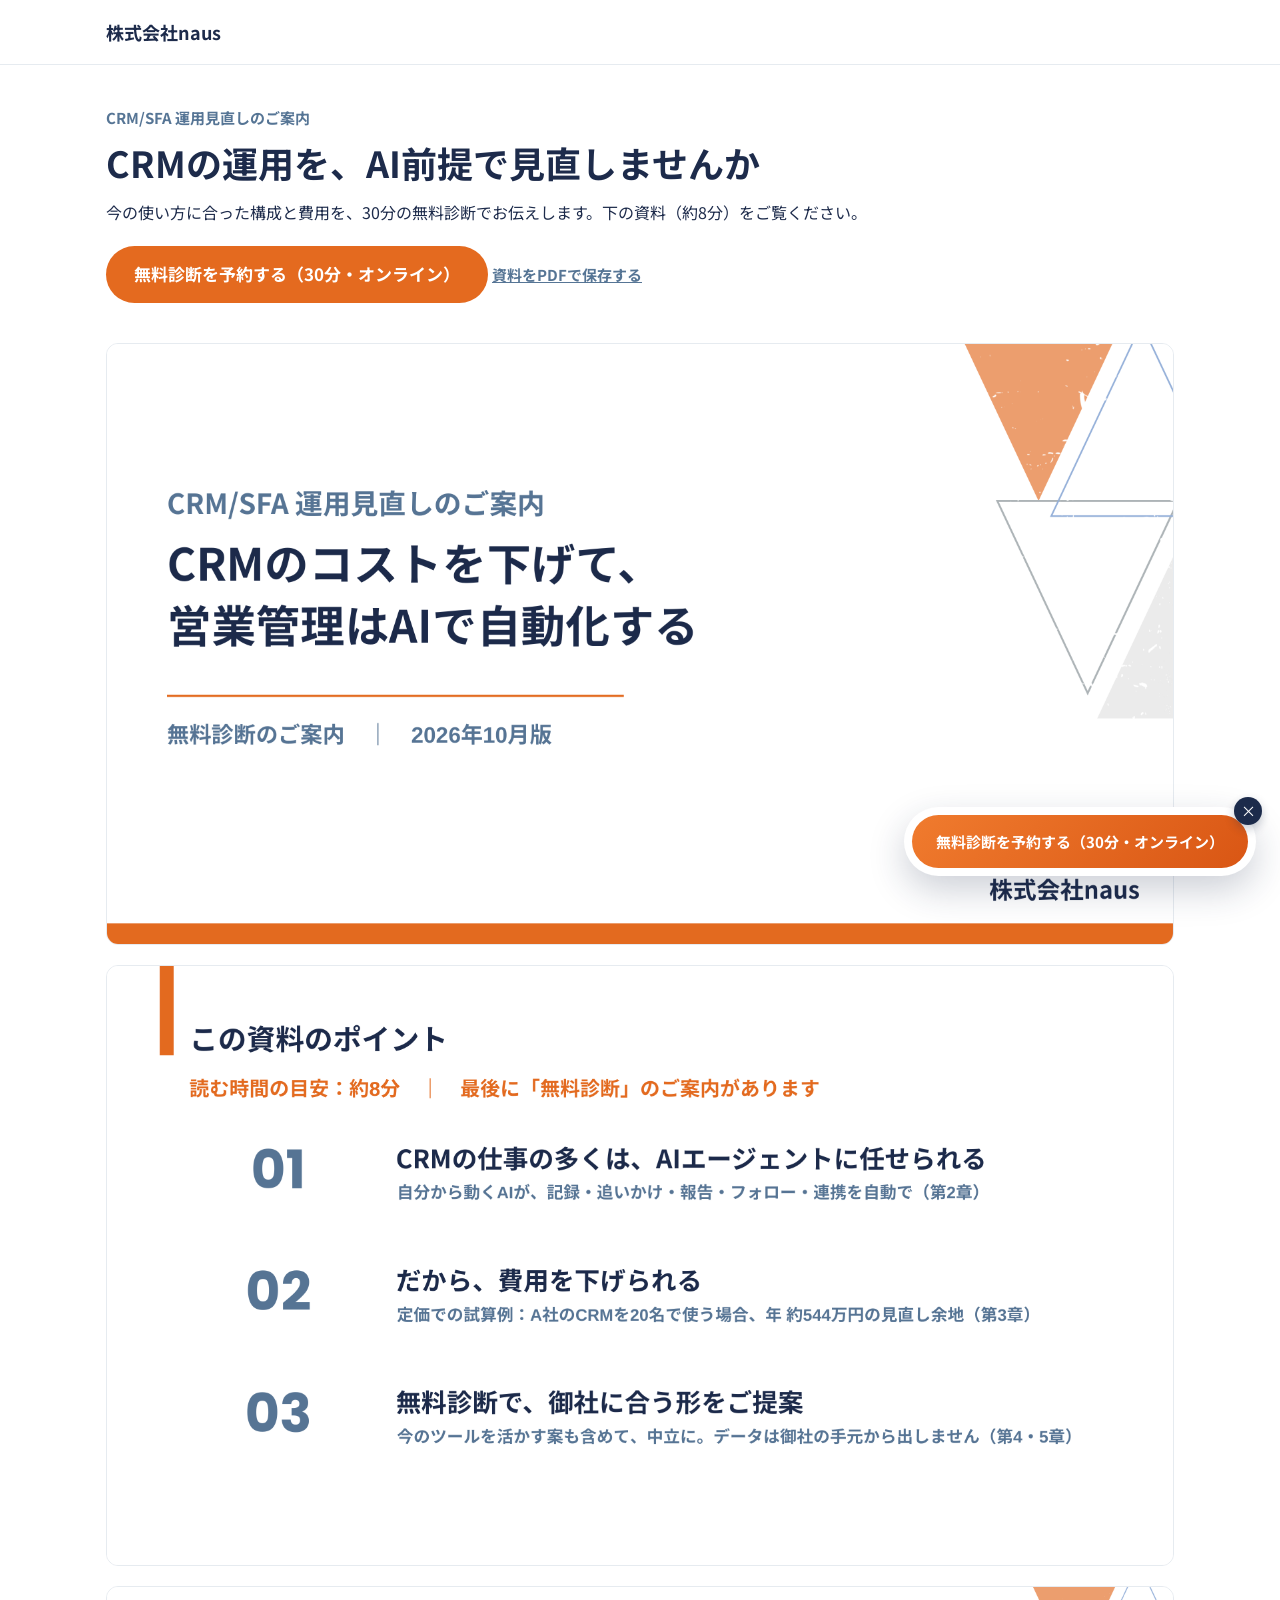
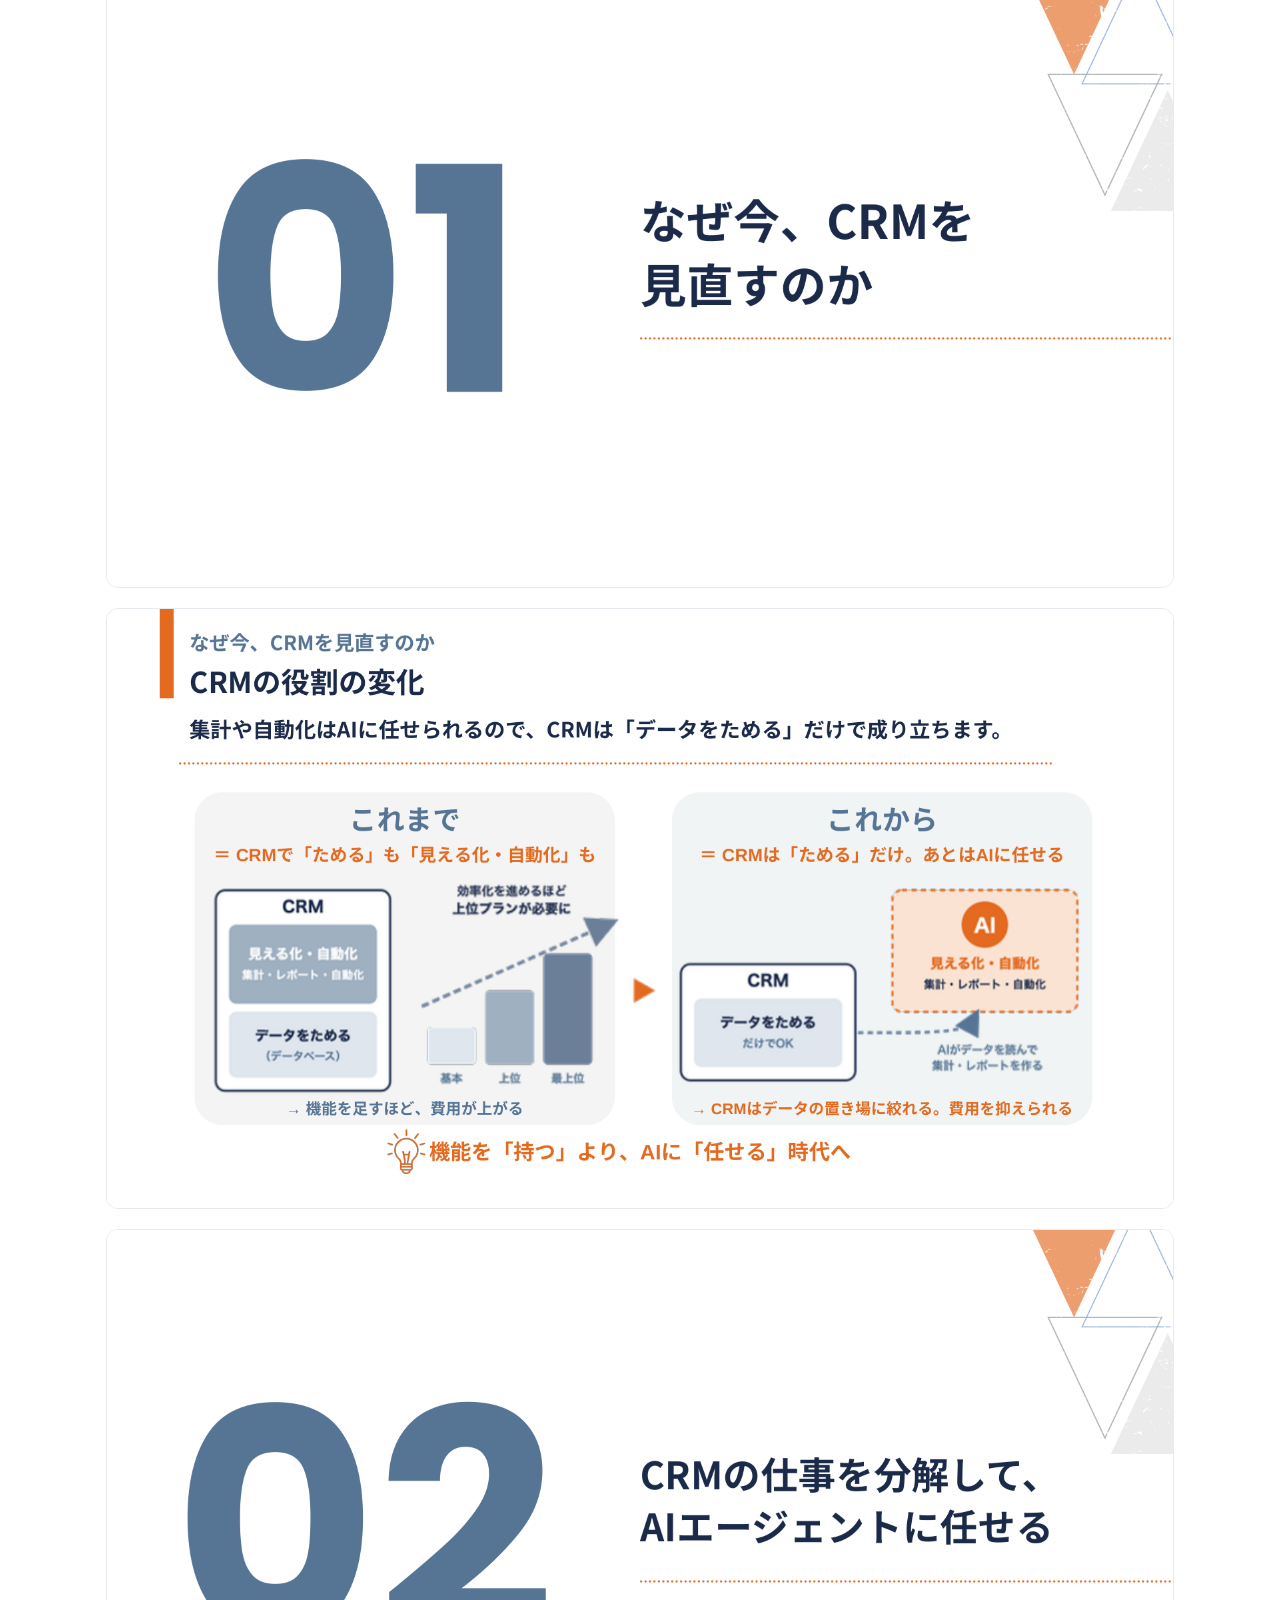
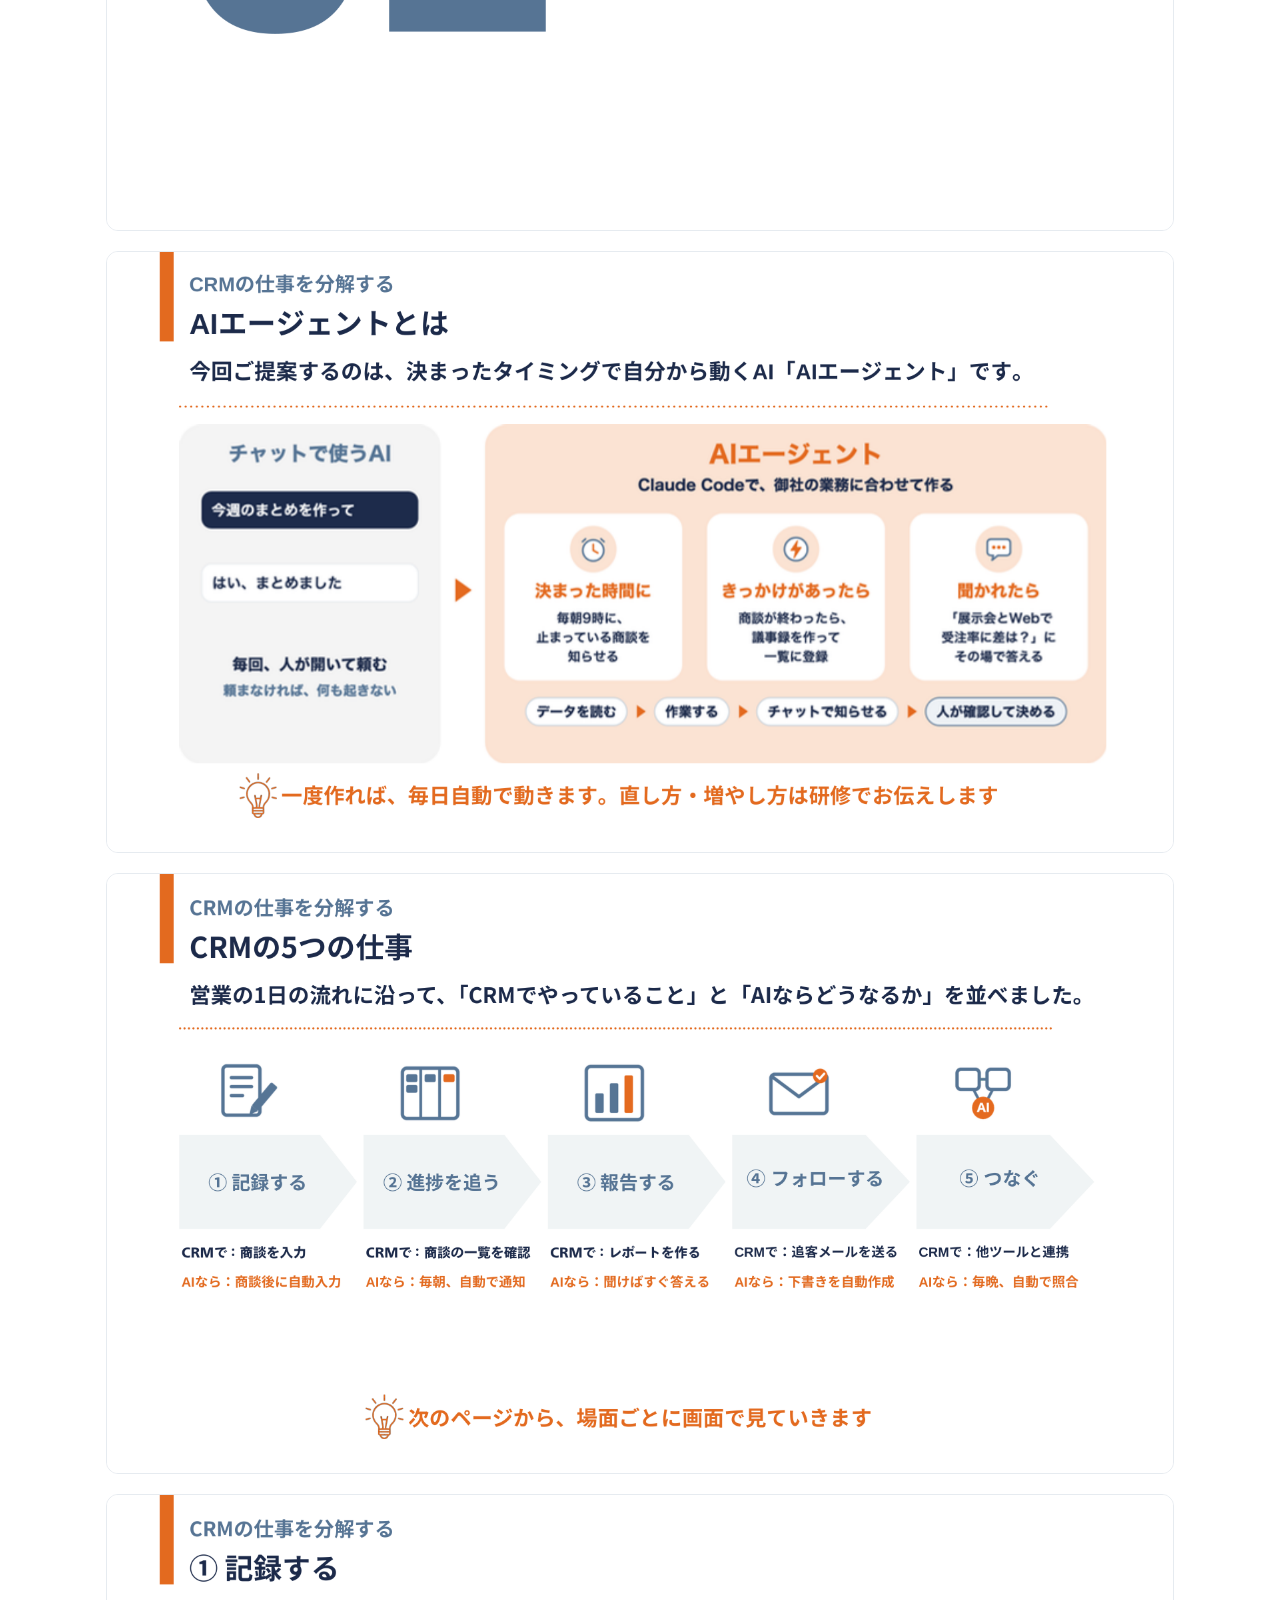
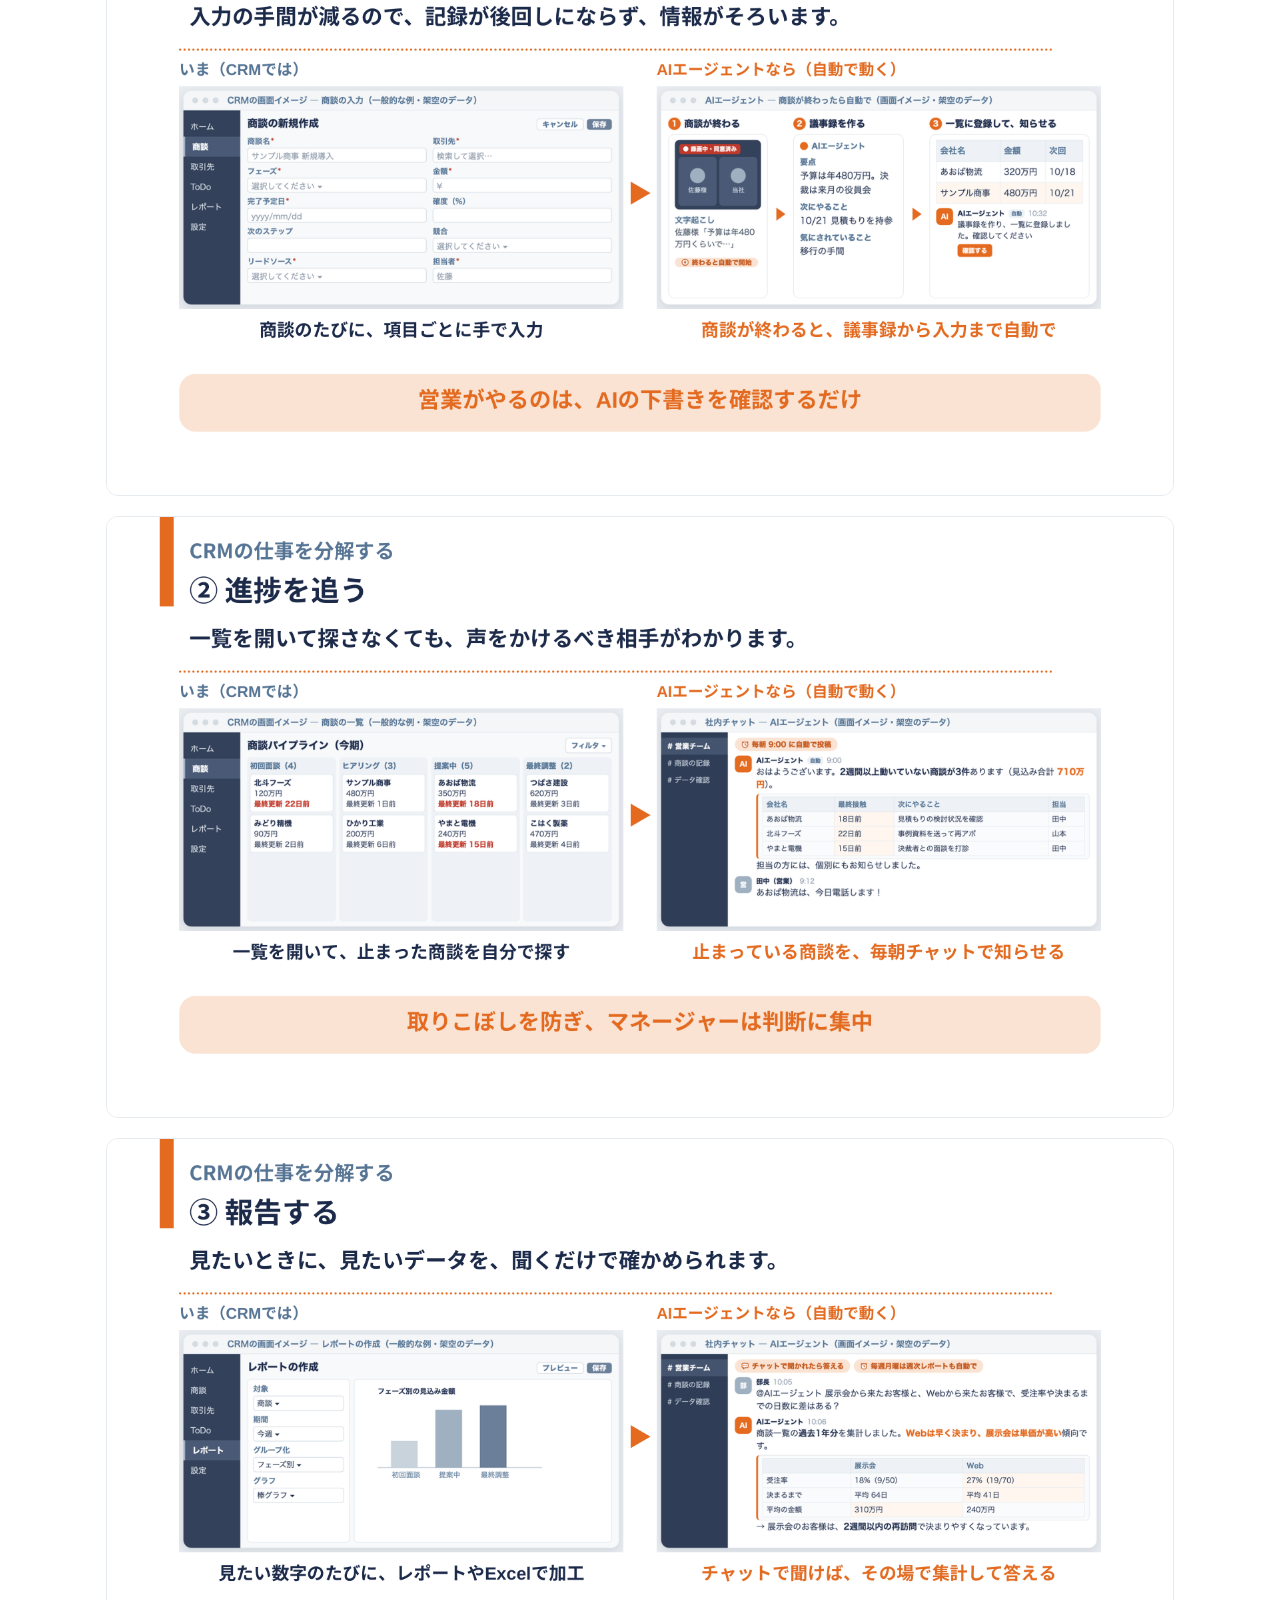
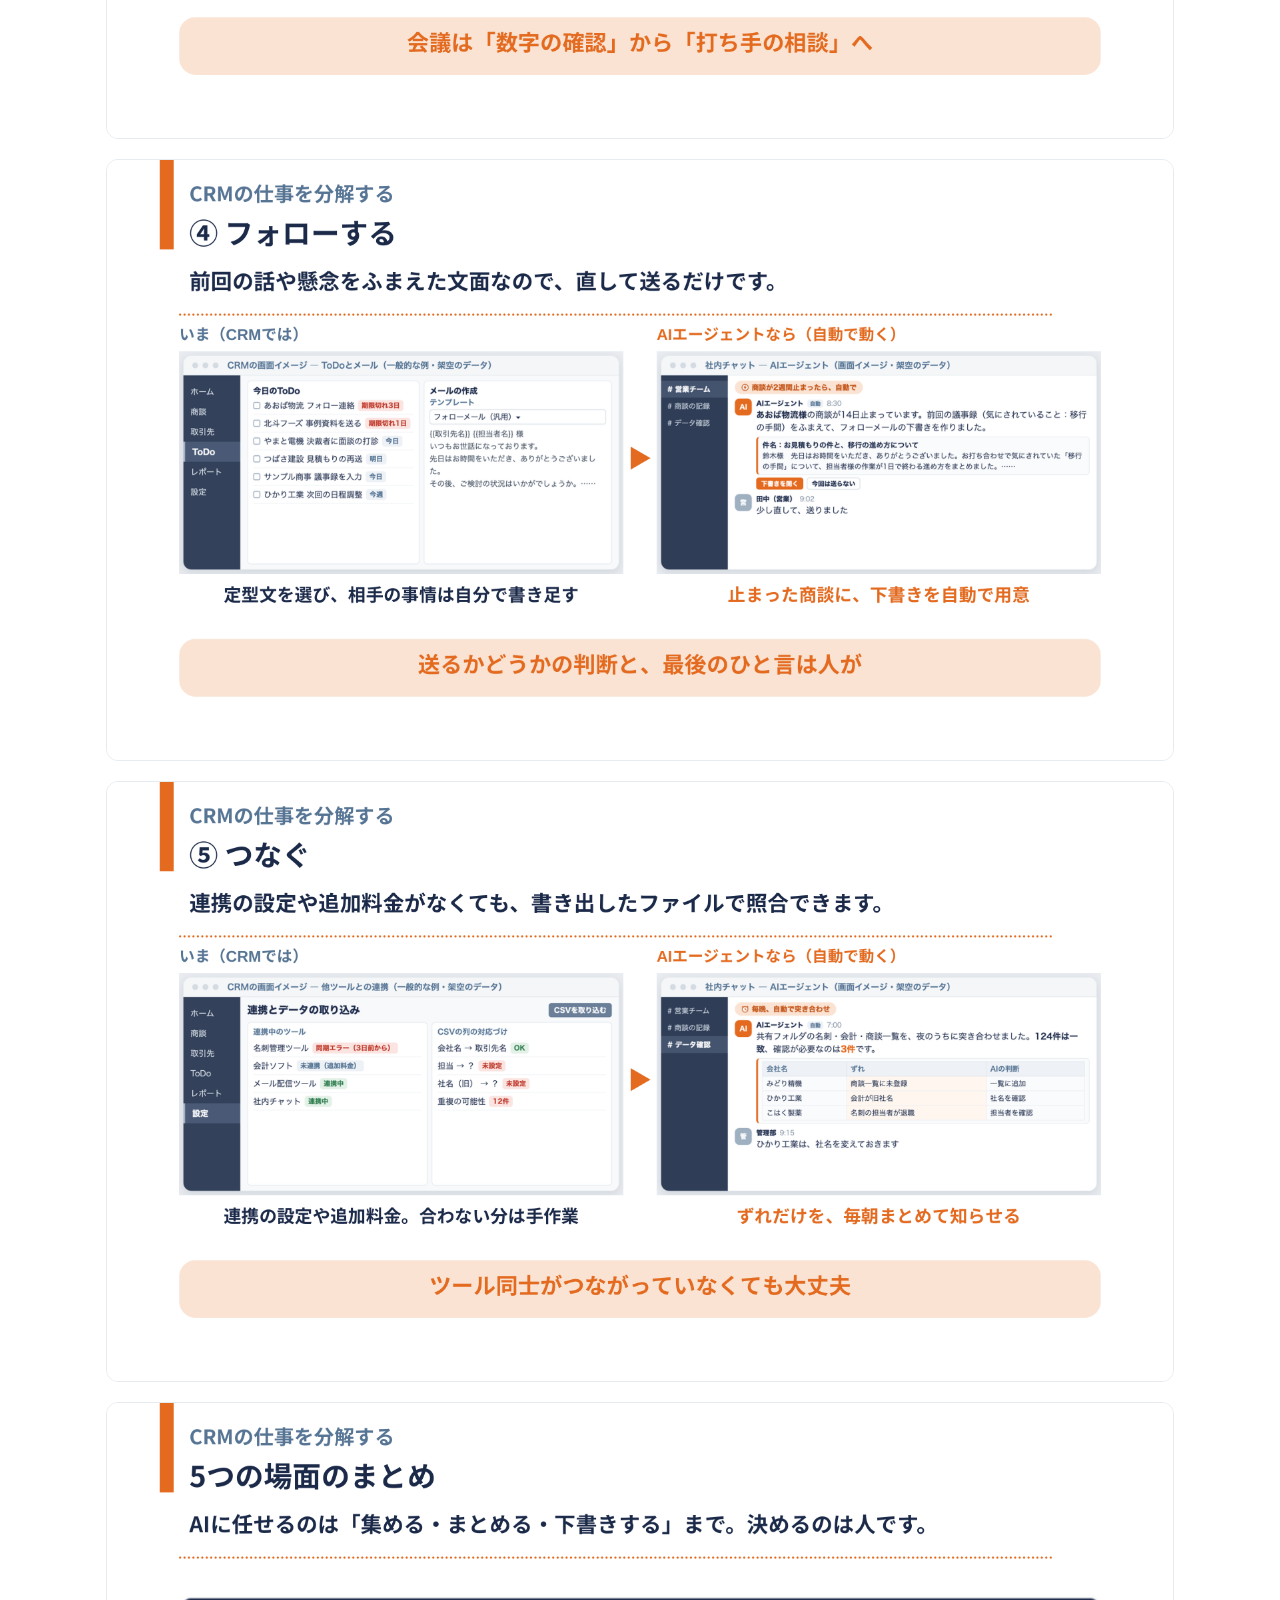
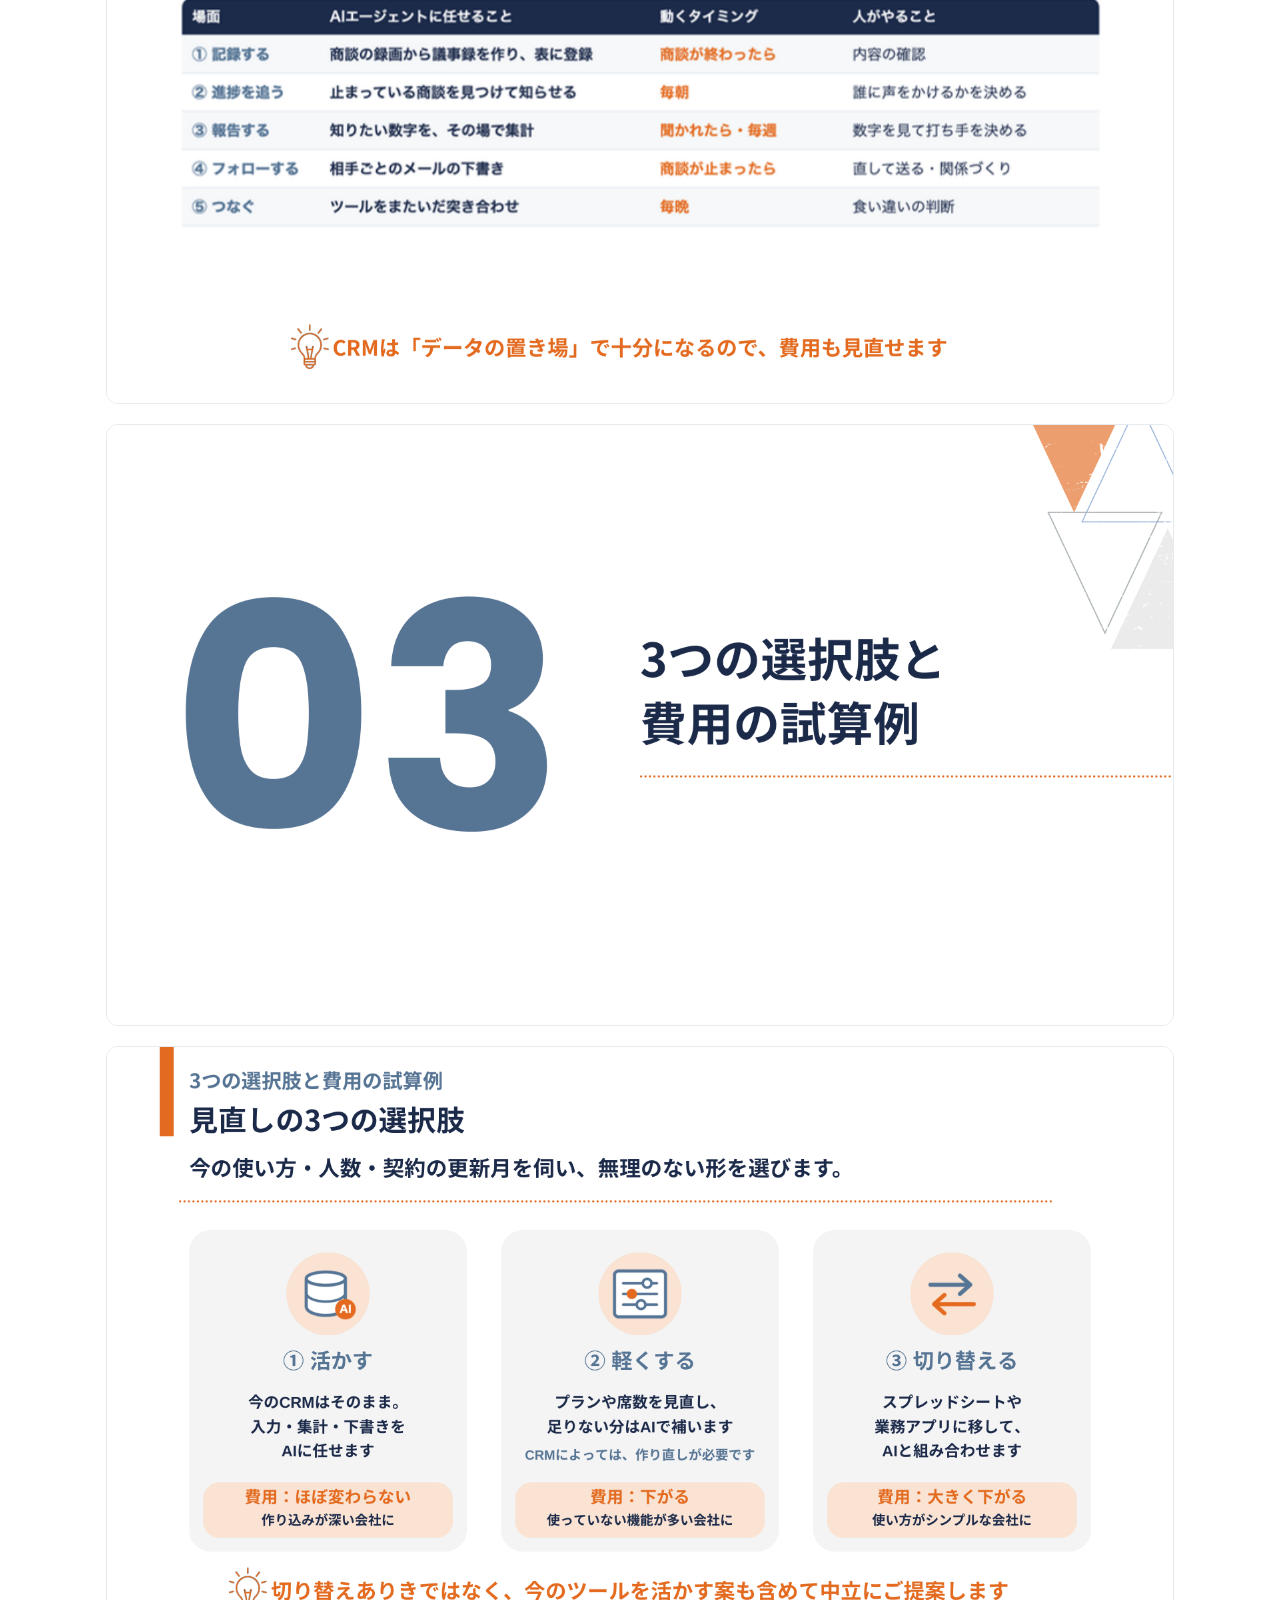
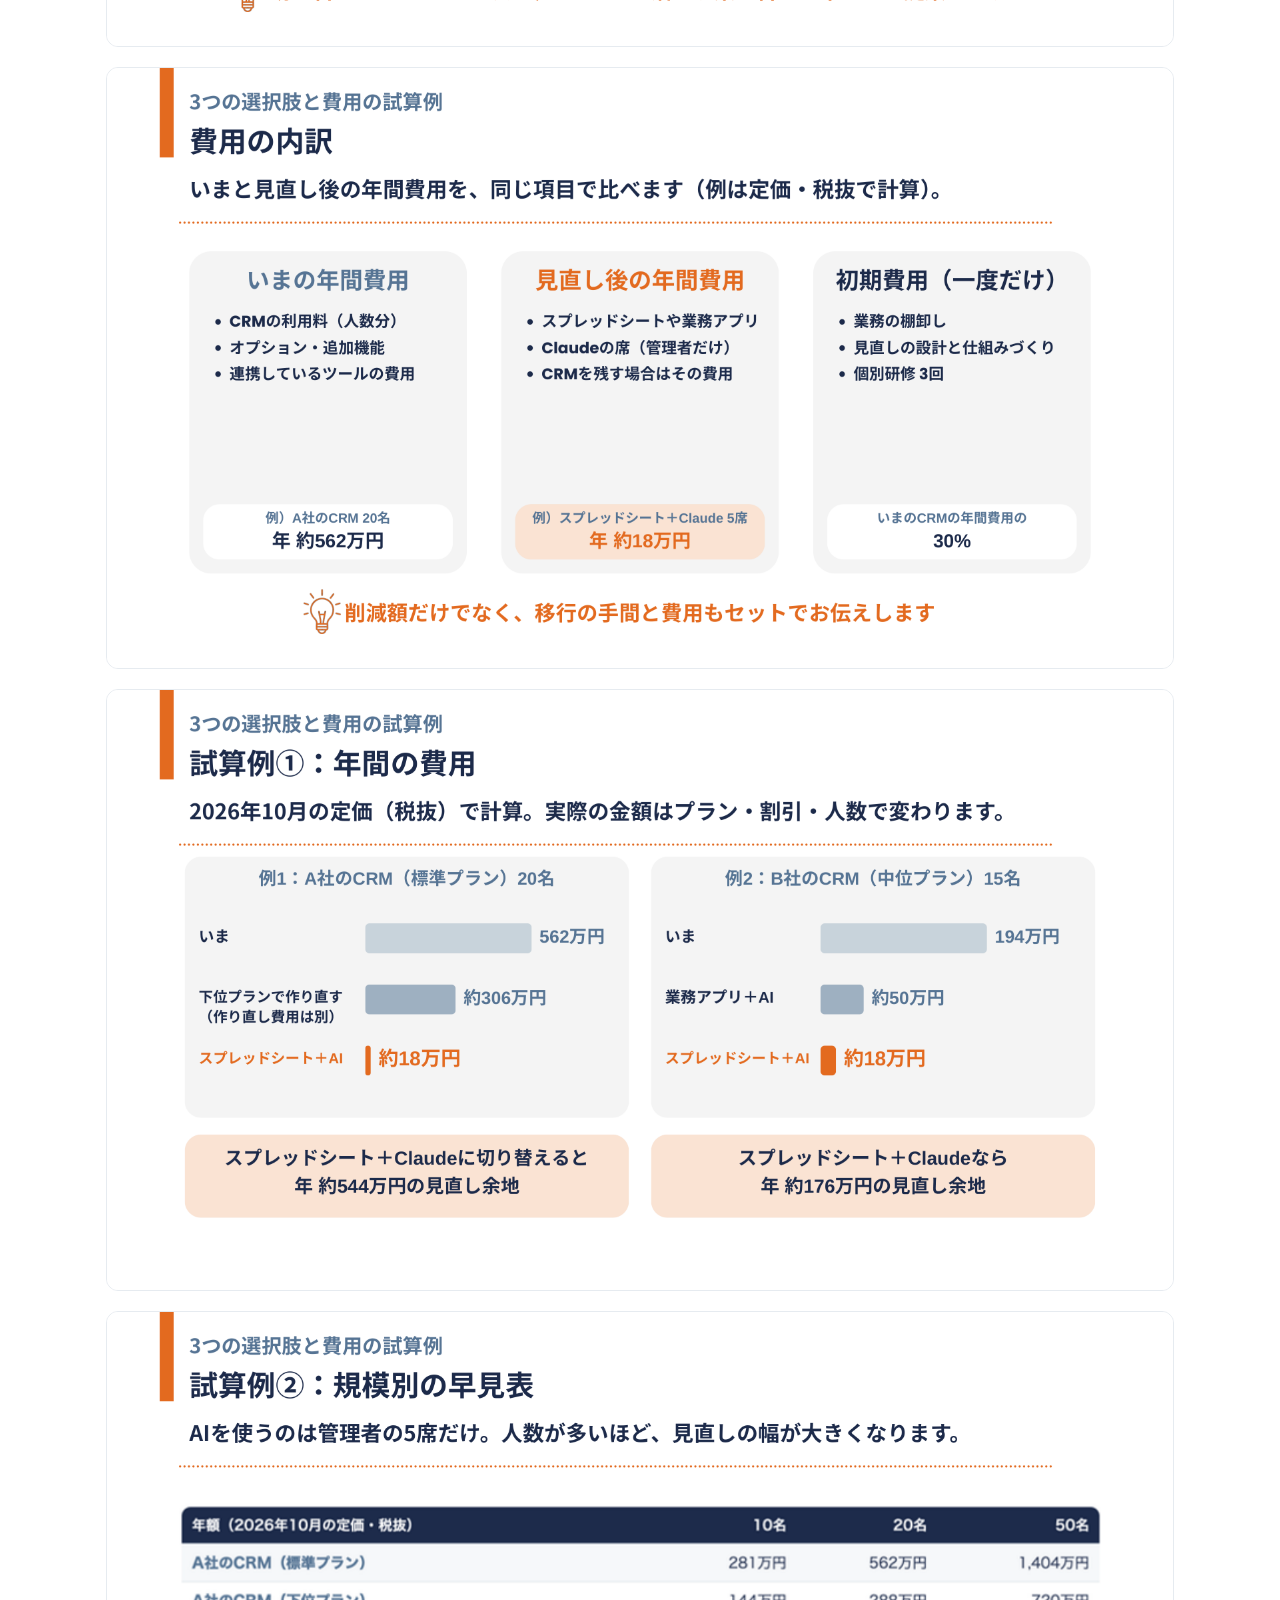
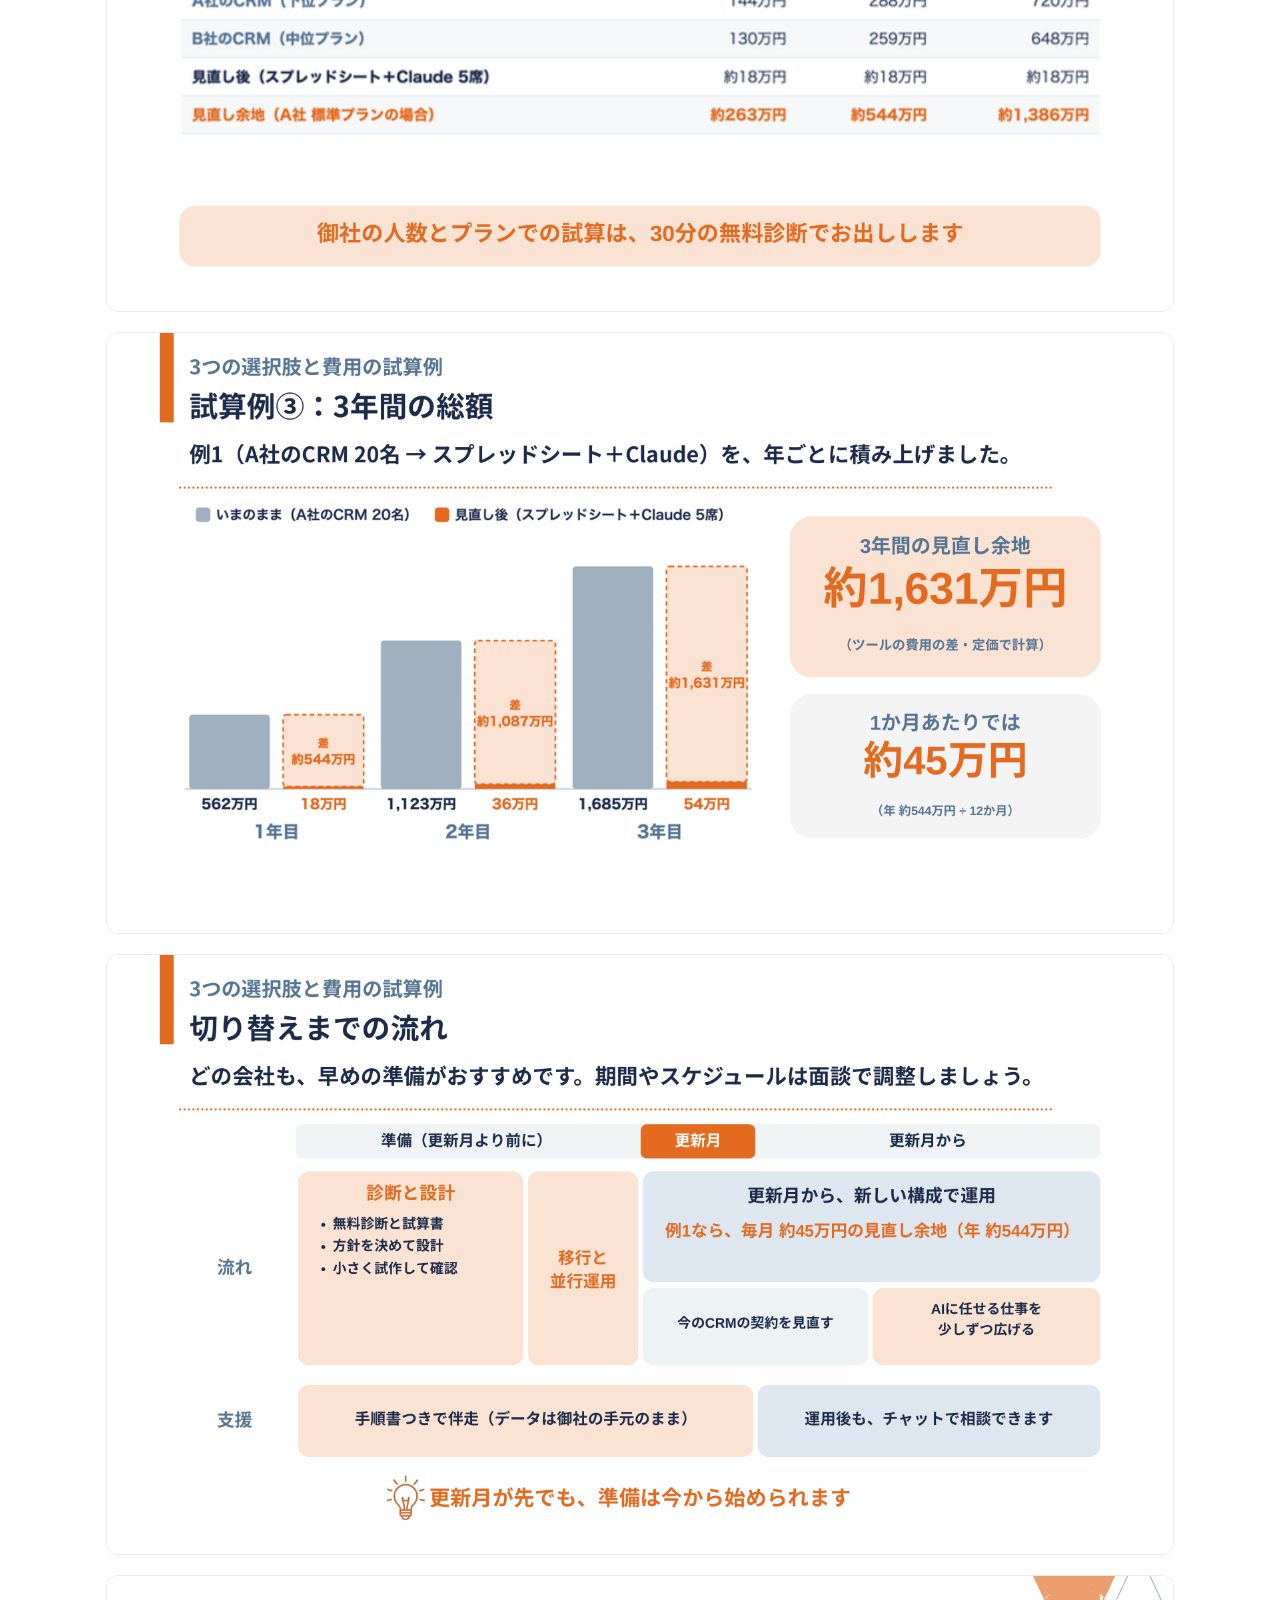
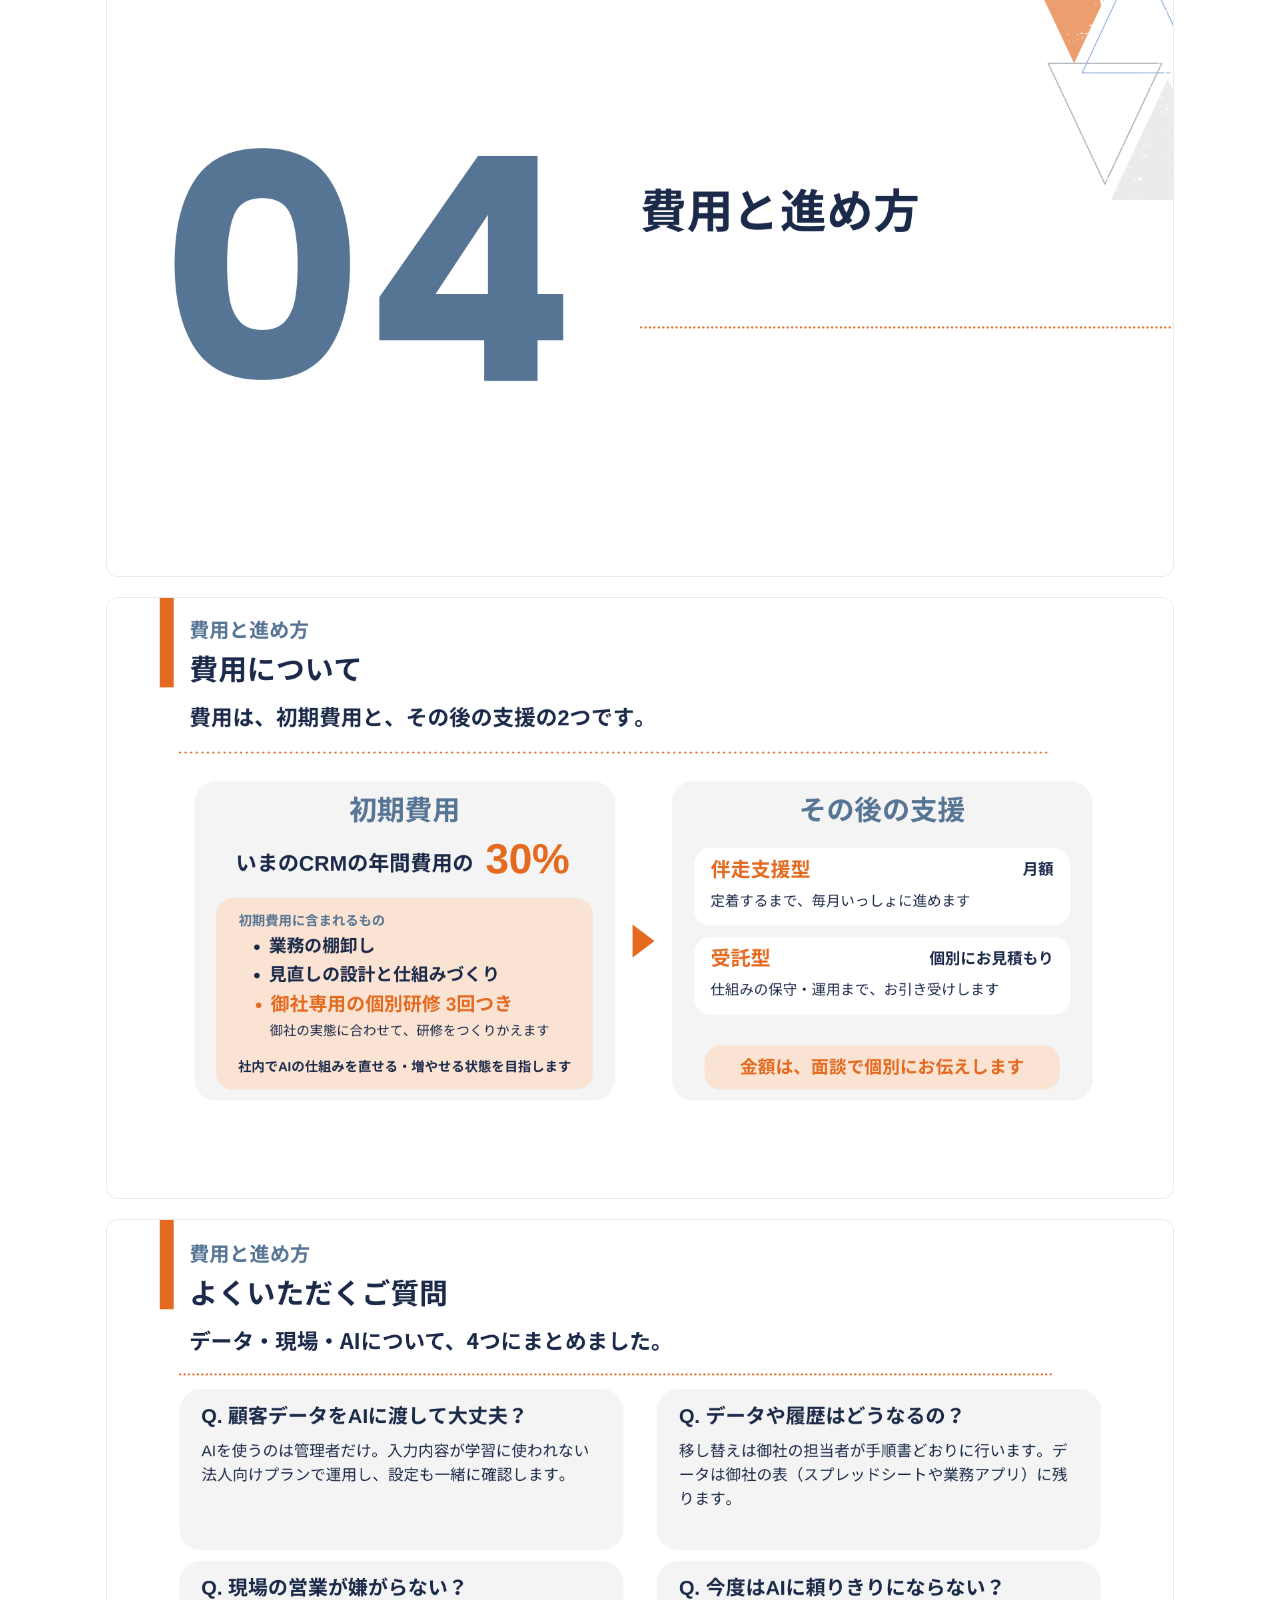
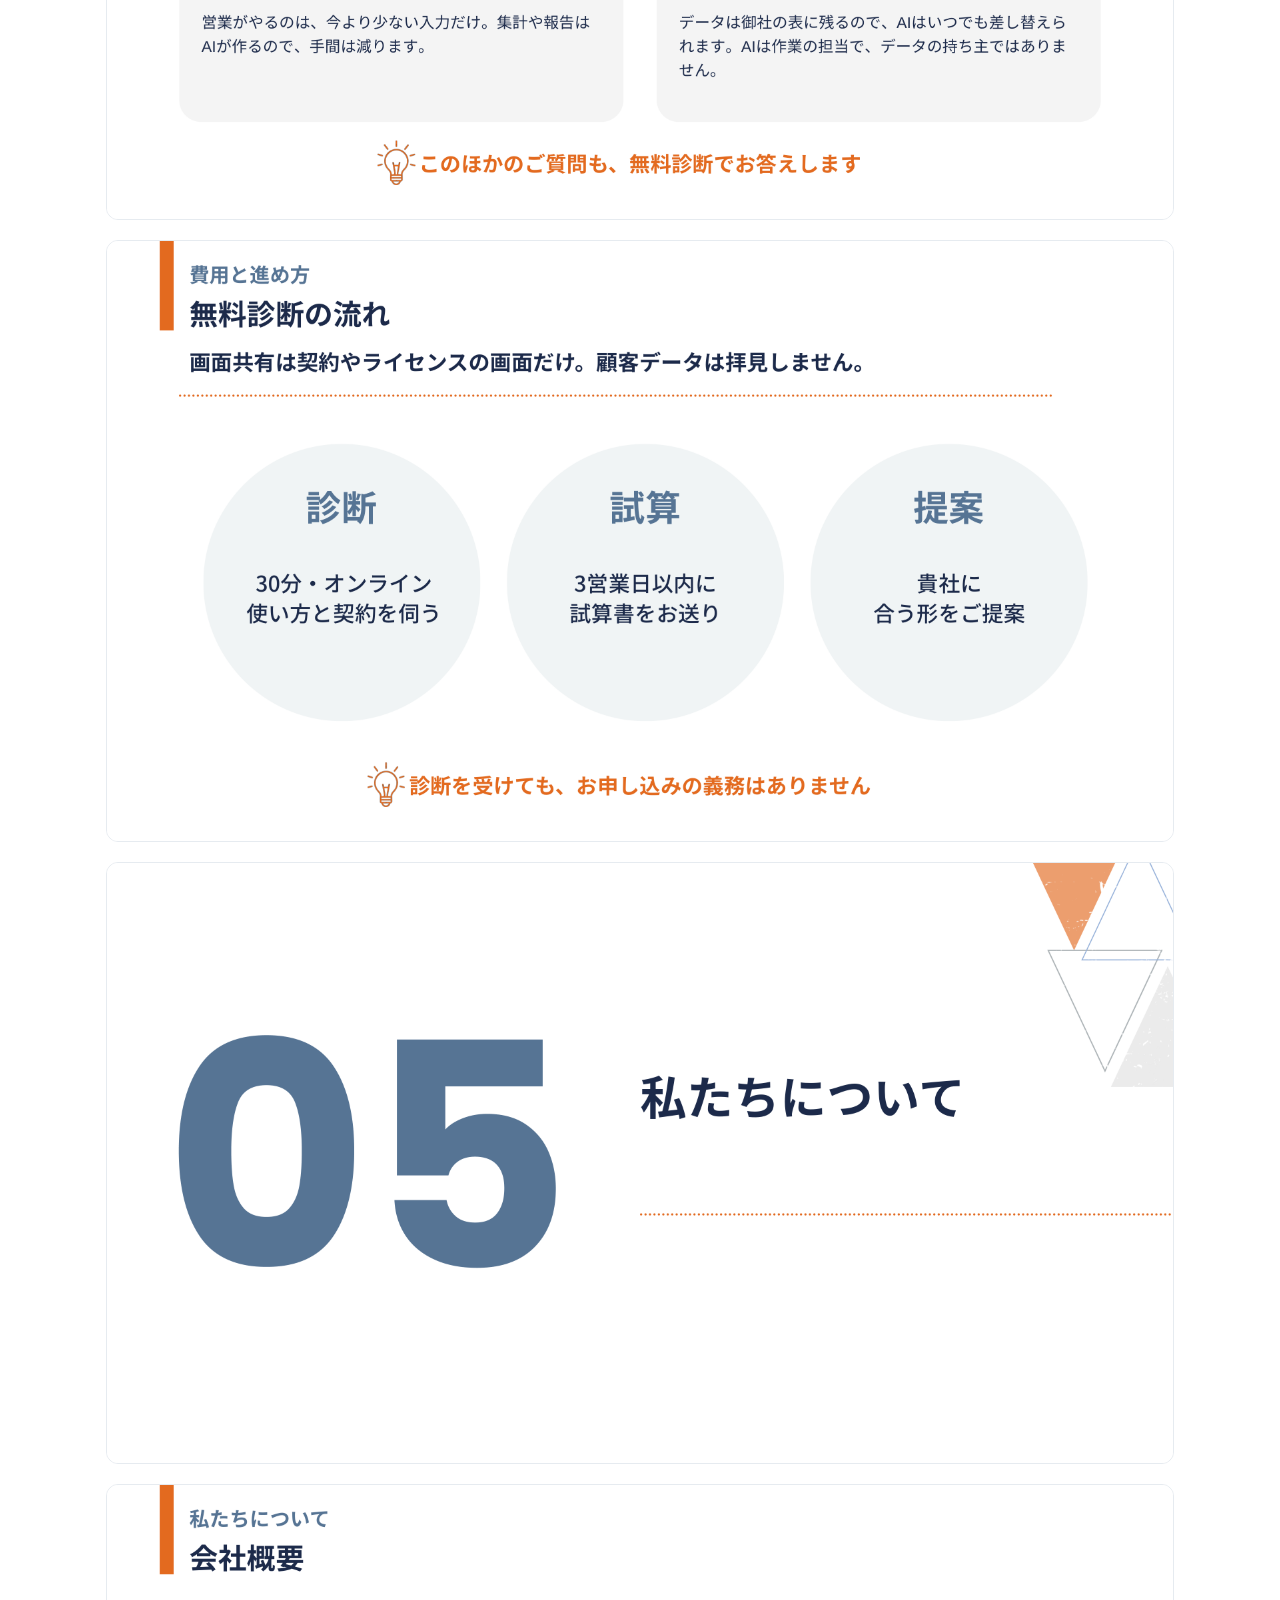
<file: crm-doc/index.html>
<!DOCTYPE html>
<html lang="ja">
<head>
<meta charset="utf-8">
<!-- Google Tag Manager（トップページと同じタグ） -->
<script>(function(w,d,s,l,i){w[l]=w[l]||[];w[l].push({'gtm.start':
new Date().getTime(),event:'gtm.js'});var f=d.getElementsByTagName(s)[0],
j=d.createElement(s),dl=l!='dataLayer'?'&l='+l:'';j.async=true;j.src=
'https://www.googletagmanager.com/gtm.js?id='+i+dl;f.parentNode.insertBefore(j,f);
})(window,document,'script','dataLayer','GTM-KH89TTSH');</script>
<!-- End Google Tag Manager -->
<meta name="viewport" content="width=device-width, initial-scale=1">
<!-- 検索結果に出さないための設定（必須・消さないでください） -->
<meta name="robots" content="noindex, nofollow">
<title>CRM/SFA運用見直し 無料診断のご案内 | naus</title>
<meta name="description" content="CRM/SFAの運用を、AI前提で見直す無料診断のご案内資料です。">
<link rel="preconnect" href="https://fonts.googleapis.com">
<link href="https://fonts.googleapis.com/css2?family=Noto+Sans+JP:wght@400;500;700&display=swap" rel="stylesheet">
<style>
  :root {
    --navy: #1d2b4b;
    --slate: #567595;
    --orange: #e46a1f;
    --orange-soft: #fbe3d3;
    --gray: #f4f4f4;
  }
  * { box-sizing: border-box; margin: 0; padding: 0; }
  body { font-family: 'Noto Sans JP', sans-serif; color: var(--navy); background: #ffffff; line-height: 1.7; }
  .wrap { max-width: 1100px; margin: 0 auto; padding: 0 16px; }
  header { border-bottom: 1px solid #e6ebf0; }
  header .wrap { display: flex; align-items: center; justify-content: space-between; height: 64px; }
  .brand { font-weight: 700; font-size: 18px; color: var(--navy); text-decoration: none; }
  .hero { padding: 40px 0 24px; }
  .hero .label { color: var(--slate); font-weight: 700; font-size: 15px; }
  .hero h1 { font-size: clamp(24px, 4vw, 36px); line-height: 1.4; margin: 6px 0 12px; }
  .hero p { color: var(--navy); font-size: 16px; }
  .cta { display: inline-block; margin-top: 20px; background: var(--orange); color: #fff; font-weight: 700; font-size: 17px; text-decoration: none; padding: 14px 28px; border-radius: 999px; }
  .cta:hover { opacity: .9; }
  .sub-link { display: inline-block; margin: 20px 0 0; color: var(--slate); font-weight: 700; font-size: 15px; }
  .slides { padding: 16px 0 8px; display: grid; gap: 20px; }
  .slides img { display: block; width: 100%; height: auto; border-radius: 12px; border: 1px solid #e6ebf0; background: var(--gray); }
  .bottom { background: var(--orange-soft); border-radius: 16px; padding: 28px 20px; margin: 24px 0 40px; text-align: center; }
  .bottom h2 { font-size: clamp(20px, 3vw, 26px); }
  .bottom p { margin-top: 6px; }
  .qr { margin-top: 18px; }
  .qr img { width: 160px; height: 160px; background: #fff; border-radius: 8px; }
  .qr p { font-size: 13px; color: var(--slate); margin-top: 4px; }
  @media (max-width: 640px) { .qr { display: none; } }
  footer { border-top: 1px solid #e6ebf0; padding: 20px 0 32px; font-size: 13px; color: var(--slate); }
  footer a { color: var(--slate); }
</style>
<link rel="stylesheet" href="/assets/viewer/viewer.css">
<link rel="stylesheet" href="/assets/booking/booking.css">
<link rel="stylesheet" href="/assets/pdf-form/pdf-form.css">
</head>
<body>
<!-- Google Tag Manager (noscript) -->
<noscript><iframe src="https://www.googletagmanager.com/ns.html?id=GTM-KH89TTSH"
height="0" width="0" style="display:none;visibility:hidden"></iframe></noscript>
<!-- End Google Tag Manager (noscript) -->

<header>
  <div class="wrap">
    <a class="brand" href="https://ai.naus.co.jp/">株式会社naus</a>
  </div>
</header>

<main class="wrap">
  <section class="hero">
    <div class="label">CRM/SFA 運用見直しのご案内</div>
    <h1>CRMの運用を、AI前提で見直しませんか</h1>
    <p>今の使い方に合った構成と費用を、30分の無料診断でお伝えします。下の資料（約8分）をご覧ください。</p>
    <a class="cta" id="cta-top" href="https://calendar.app.google/F6qpCXCqKXQDYe5D8">無料診断を予約する（30分・オンライン）</a>
    <a class="sub-link" id="pdf-download" href="naus-crm-review.pdf" download>資料をPDFで保存する</a>
  </section>

  <!-- 資料の各ページ（slides フォルダの画像を順番に表示） -->
  <section class="slides" aria-label="資料" data-viewer="crm_doc">
    <img src="slides/slide-01.png" alt="表紙：CRMのコストを下げて、営業管理はAIで自動化する（無料診断のご案内）" width="1920" height="1080">
    <img src="slides/slide-02.png" alt="この資料のポイント" width="1920" height="1080" loading="lazy">
    <img src="slides/slide-03.png" alt="01 なぜ今、CRMを見直すのか" width="1920" height="1080" loading="lazy">
    <img src="slides/slide-04.png" alt="CRMの役割の変化：機能を「持つ」より、AIに「任せる」時代へ" width="1920" height="1080" loading="lazy">
    <img src="slides/slide-05.png" alt="02 CRMの仕事を分解して、AIエージェントに任せる" width="1920" height="1080" loading="lazy">
    <img src="slides/slide-06.png" alt="AIエージェントとは：決まったタイミングで自分から動くAI" width="1920" height="1080" loading="lazy">
    <img src="slides/slide-07.png" alt="CRMの5つの仕事（記録する・進捗を追う・報告する・フォローする・つなぐ）" width="1920" height="1080" loading="lazy">
    <img src="slides/slide-08.png" alt="① 記録する：いまの画面とAIエージェントの場合（架空のデータ）" width="1920" height="1080" loading="lazy">
    <img src="slides/slide-09.png" alt="② 進捗を追う：いまの画面とAIエージェントの場合（架空のデータ）" width="1920" height="1080" loading="lazy">
    <img src="slides/slide-10.png" alt="③ 報告する：いまの画面とAIエージェントの場合（架空のデータ）" width="1920" height="1080" loading="lazy">
    <img src="slides/slide-11.png" alt="④ フォローする：いまの画面とAIエージェントの場合（架空のデータ）" width="1920" height="1080" loading="lazy">
    <img src="slides/slide-12.png" alt="⑤ つなぐ：いまの画面とAIエージェントの場合（架空のデータ）" width="1920" height="1080" loading="lazy">
    <img src="slides/slide-13.png" alt="5つの場面のまとめ：AIに任せることと、人がやること" width="1920" height="1080" loading="lazy">
    <img src="slides/slide-14.png" alt="03 3つの選択肢と費用の試算例" width="1920" height="1080" loading="lazy">
    <img src="slides/slide-15.png" alt="見直しの3つの選択肢（活かす・軽くする・切り替える）" width="1920" height="1080" loading="lazy">
    <img src="slides/slide-16.png" alt="費用の内訳：いまの年間費用・見直し後の年間費用・初期費用" width="1920" height="1080" loading="lazy">
    <img src="slides/slide-17.png" alt="試算例①：年間の費用" width="1920" height="1080" loading="lazy">
    <img src="slides/slide-18.png" alt="試算例②：規模別の早見表" width="1920" height="1080" loading="lazy">
    <img src="slides/slide-19.png" alt="試算例③：3年間の総額" width="1920" height="1080" loading="lazy">
    <img src="slides/slide-20.png" alt="切り替えまでの流れ" width="1920" height="1080" loading="lazy">
    <img src="slides/slide-21.png" alt="04 費用と進め方" width="1920" height="1080" loading="lazy">
    <img src="slides/slide-22.png" alt="費用について：初期費用と、その後の支援" width="1920" height="1080" loading="lazy">
    <img src="slides/slide-23.png" alt="よくいただくご質問" width="1920" height="1080" loading="lazy">
    <img src="slides/slide-24.png" alt="無料診断の流れ：診断・試算・提案" width="1920" height="1080" loading="lazy">
    <img src="slides/slide-25.png" alt="05 私たちについて" width="1920" height="1080" loading="lazy">
    <img src="slides/slide-26.png" alt="会社概要" width="1920" height="1080" loading="lazy">
    <img src="slides/slide-27.png" alt="naus のメンバー" width="1920" height="1080" loading="lazy">
    <img src="slides/slide-28.png" alt="自社での実践" width="1920" height="1080" loading="lazy">
    <img src="slides/slide-29.png" alt="セミナー講師の実績" width="1920" height="1080" loading="lazy">
    <img src="slides/slide-30.png" alt="次のステップ：まずは30分の無料診断から" width="1920" height="1080" loading="lazy">
    <img src="slides/slide-31.png" alt="最後までご覧いただき、ありがとうございました" width="1920" height="1080" loading="lazy">
  </section>

  <section class="bottom">
    <h2>まずは30分の無料診断から</h2>
    <p>「見直しが必要かどうか」を知るだけでもかまいません。</p>
    <div class="qr">
      <img src="booking-qr.png" alt="無料診断の予約ページのQRコード" width="160" height="160" loading="lazy">
      <p>スマホで読み取って予約</p>
    </div>
  </section>
</main>

<footer>
  <div class="wrap">
    株式会社naus ｜ お問い合わせ：info@naus.co.jp ｜ <a href="https://www.naus.co.jp/2" target="_blank" rel="noopener">プライバシーポリシー</a>
  </div>
</footer>
<!-- 「資料をPDFで保存する」の入力を Netlify のフォームにも送るための定義（画面には出さない。送るのは assets/pdf-form/pdf-form.js。流入元の8項目は source-fields.js が入れる） -->
<form name="crm-doc-pdf" method="POST" data-netlify="true" netlify-honeypot="bot-field" hidden>
  <input type="hidden" name="form-name" value="crm-doc-pdf">
  <input type="hidden" name="company" value="">
  <input type="hidden" name="name" value="">
  <input type="hidden" name="email" value="">
  <input type="hidden" name="utm_source" value="">
  <input type="hidden" name="utm_medium" value="">
  <input type="hidden" name="utm_campaign" value="">
  <input type="hidden" name="utm_content" value="">
  <input type="hidden" name="utm_term" value="">
  <input type="hidden" name="landing_page" value="">
  <input type="hidden" name="referrer_host" value="">
  <input type="hidden" name="doc_code" value="">
  <input type="hidden" name="via" value="">
  <input type="hidden" name="bot-field" value="">
</form>
<script src="/assets/viewer/viewer.js"></script>
<script src="/assets/source-fields/source-fields.js" defer></script>
<script src="/assets/booking/booking.js" defer></script>
<!-- 「資料をPDFで保存する」を押したときの入力画面（会社名・氏名・メールアドレス）。入力はApps Script経由で管理シートに記録し、自動メールを送る -->
<script src="/assets/pdf-form/pdf-form.js" defer></script>
</body>
</html>
</file>
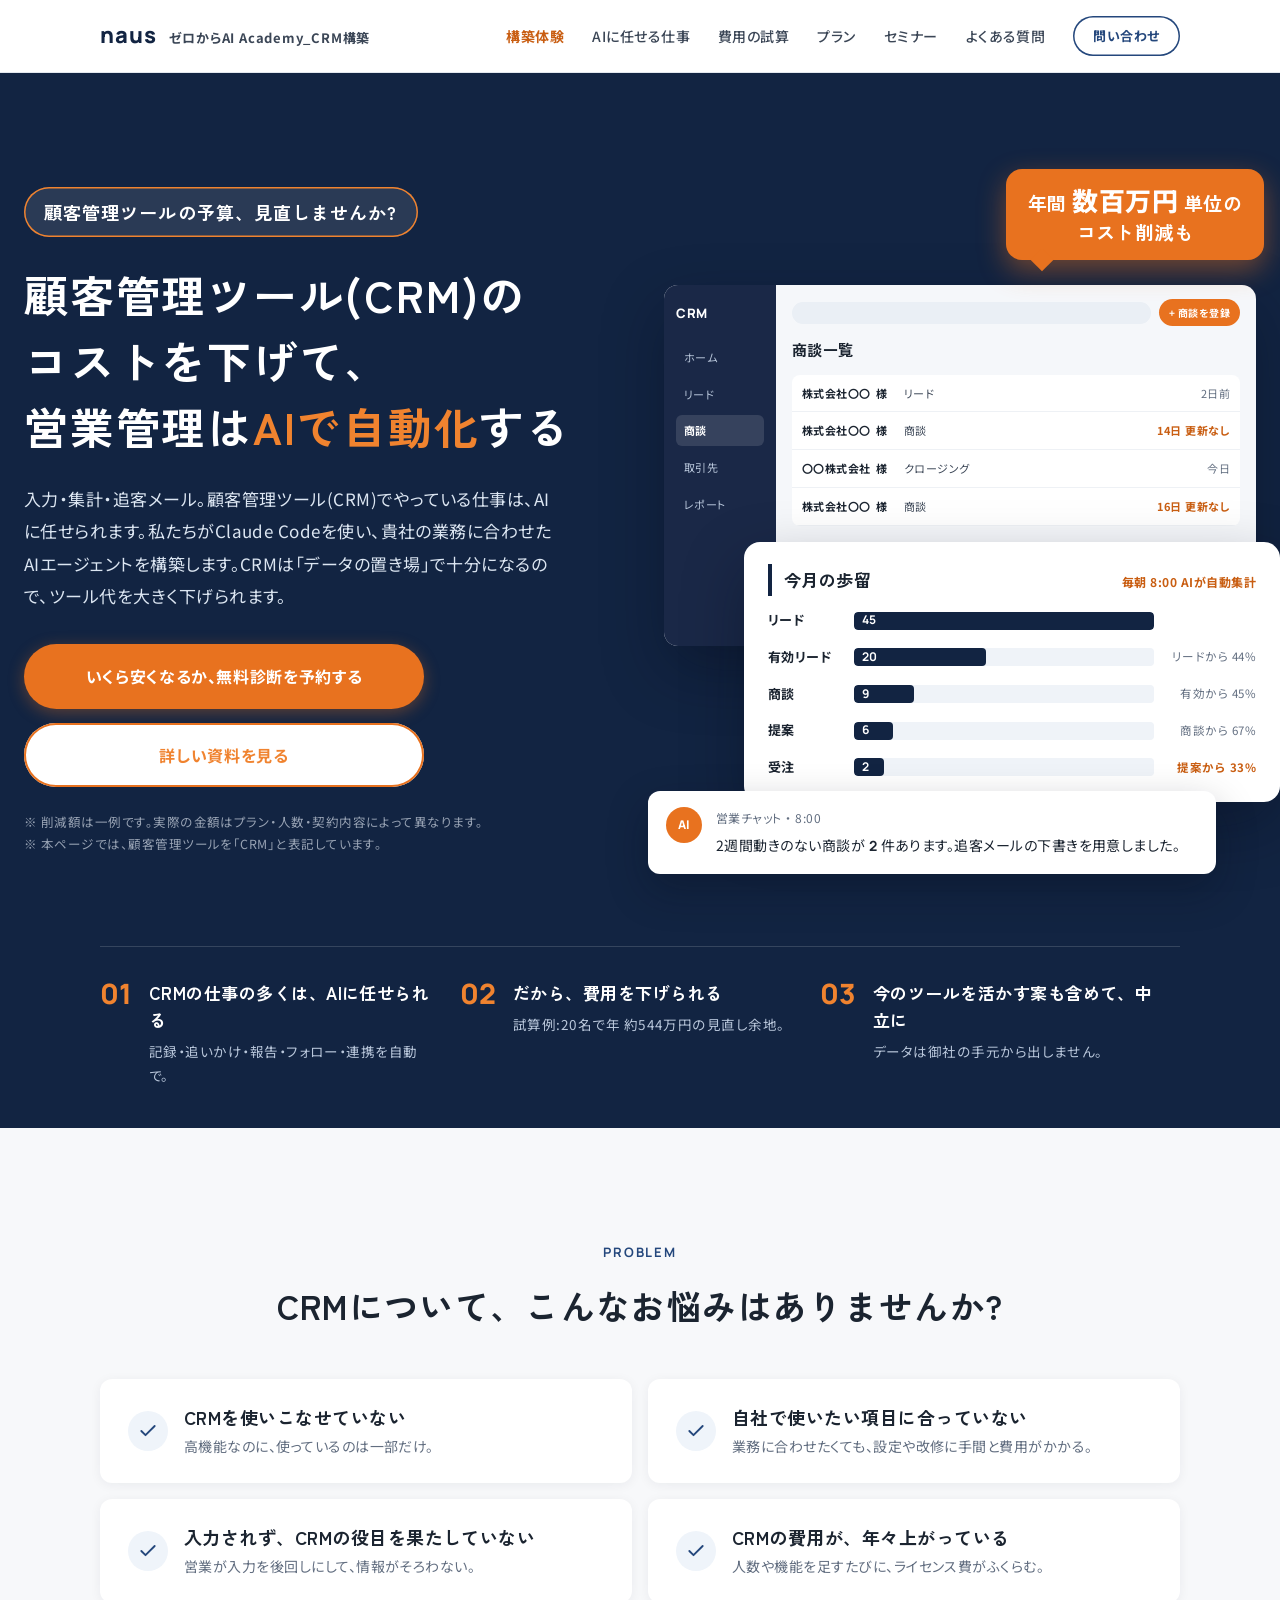
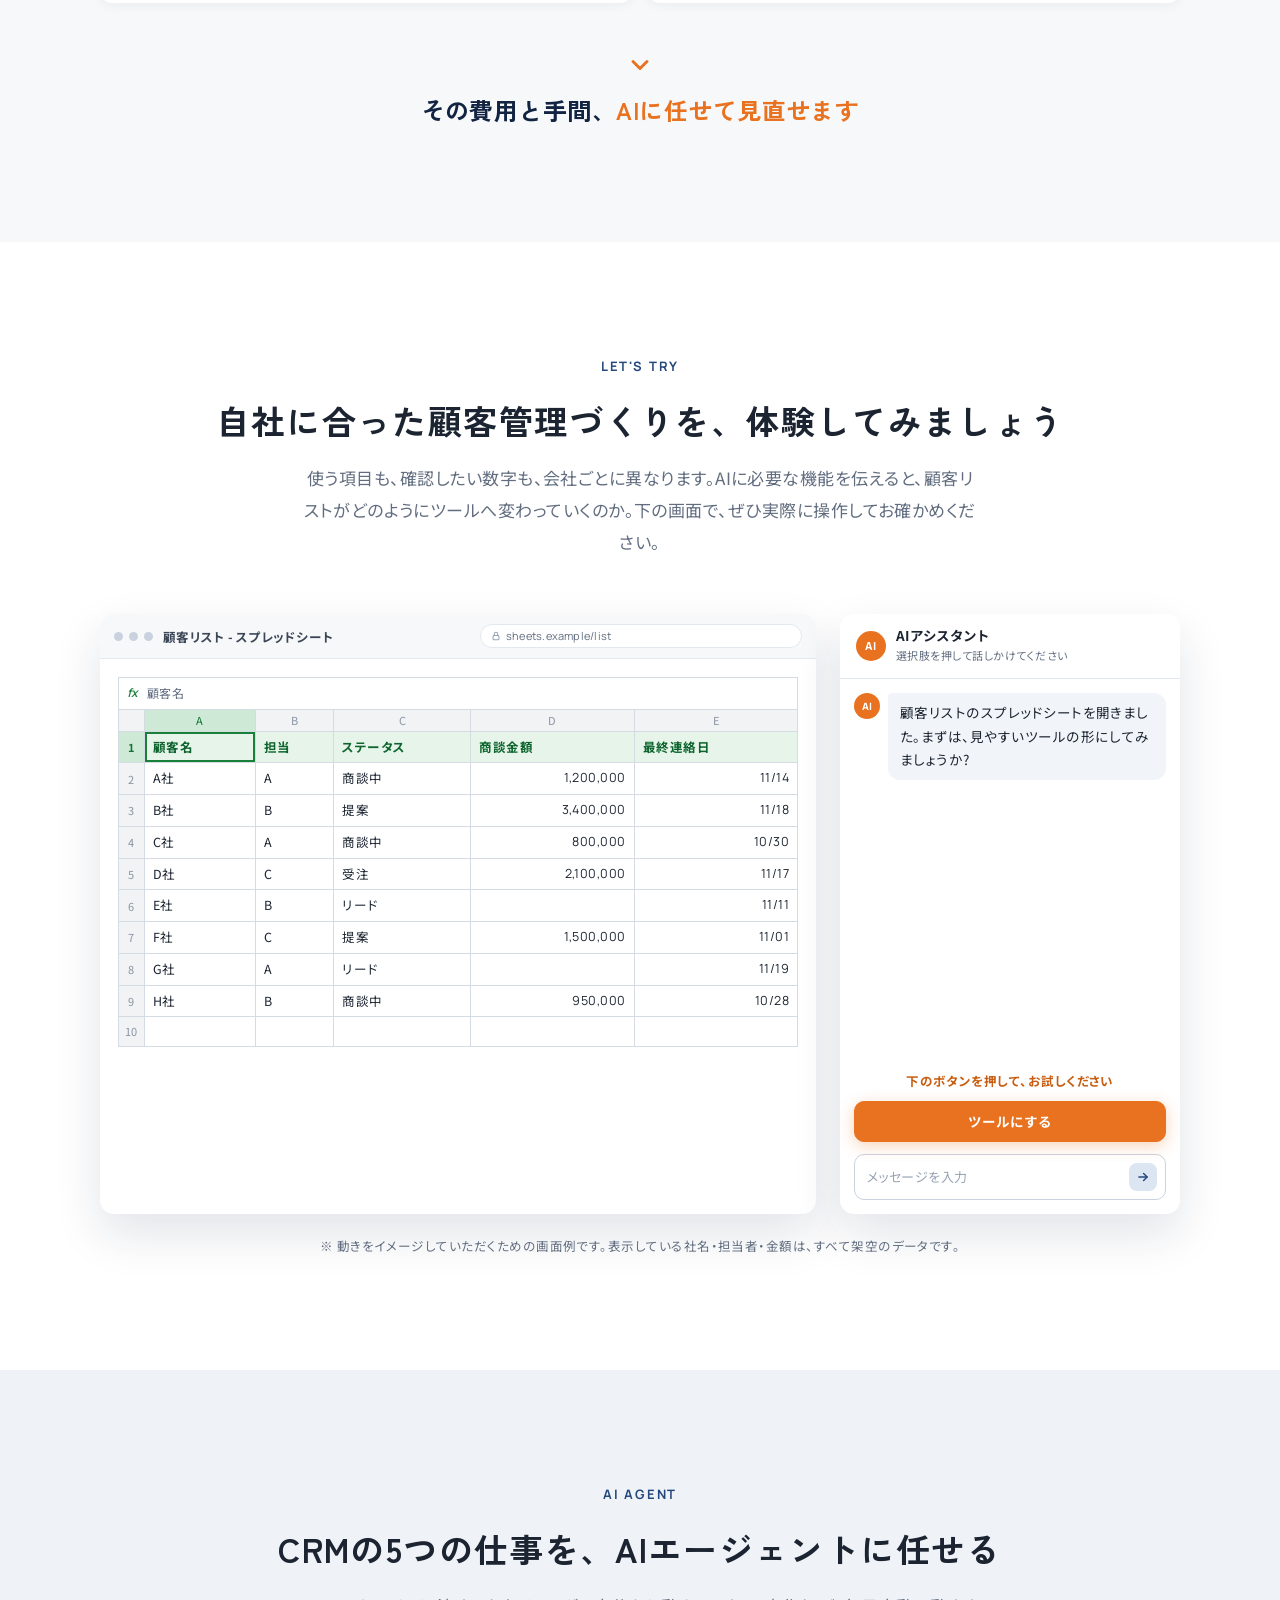
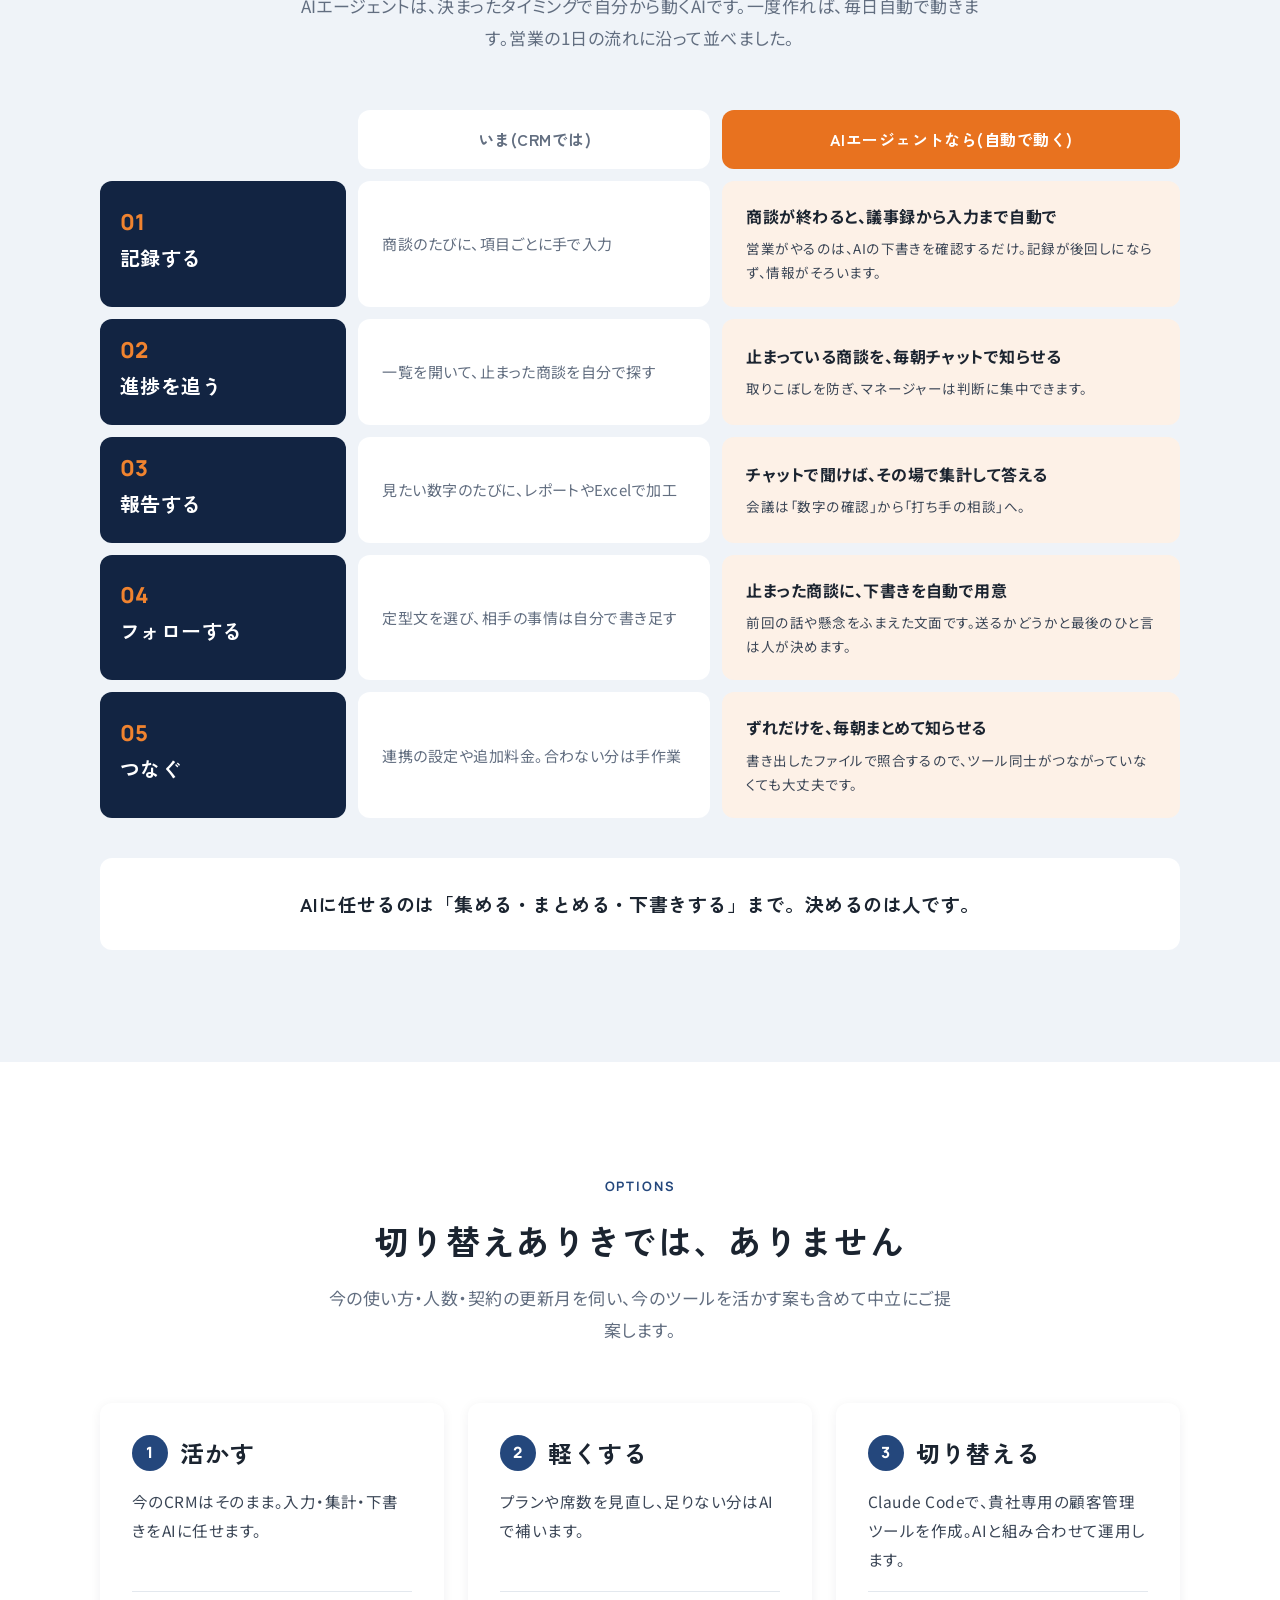
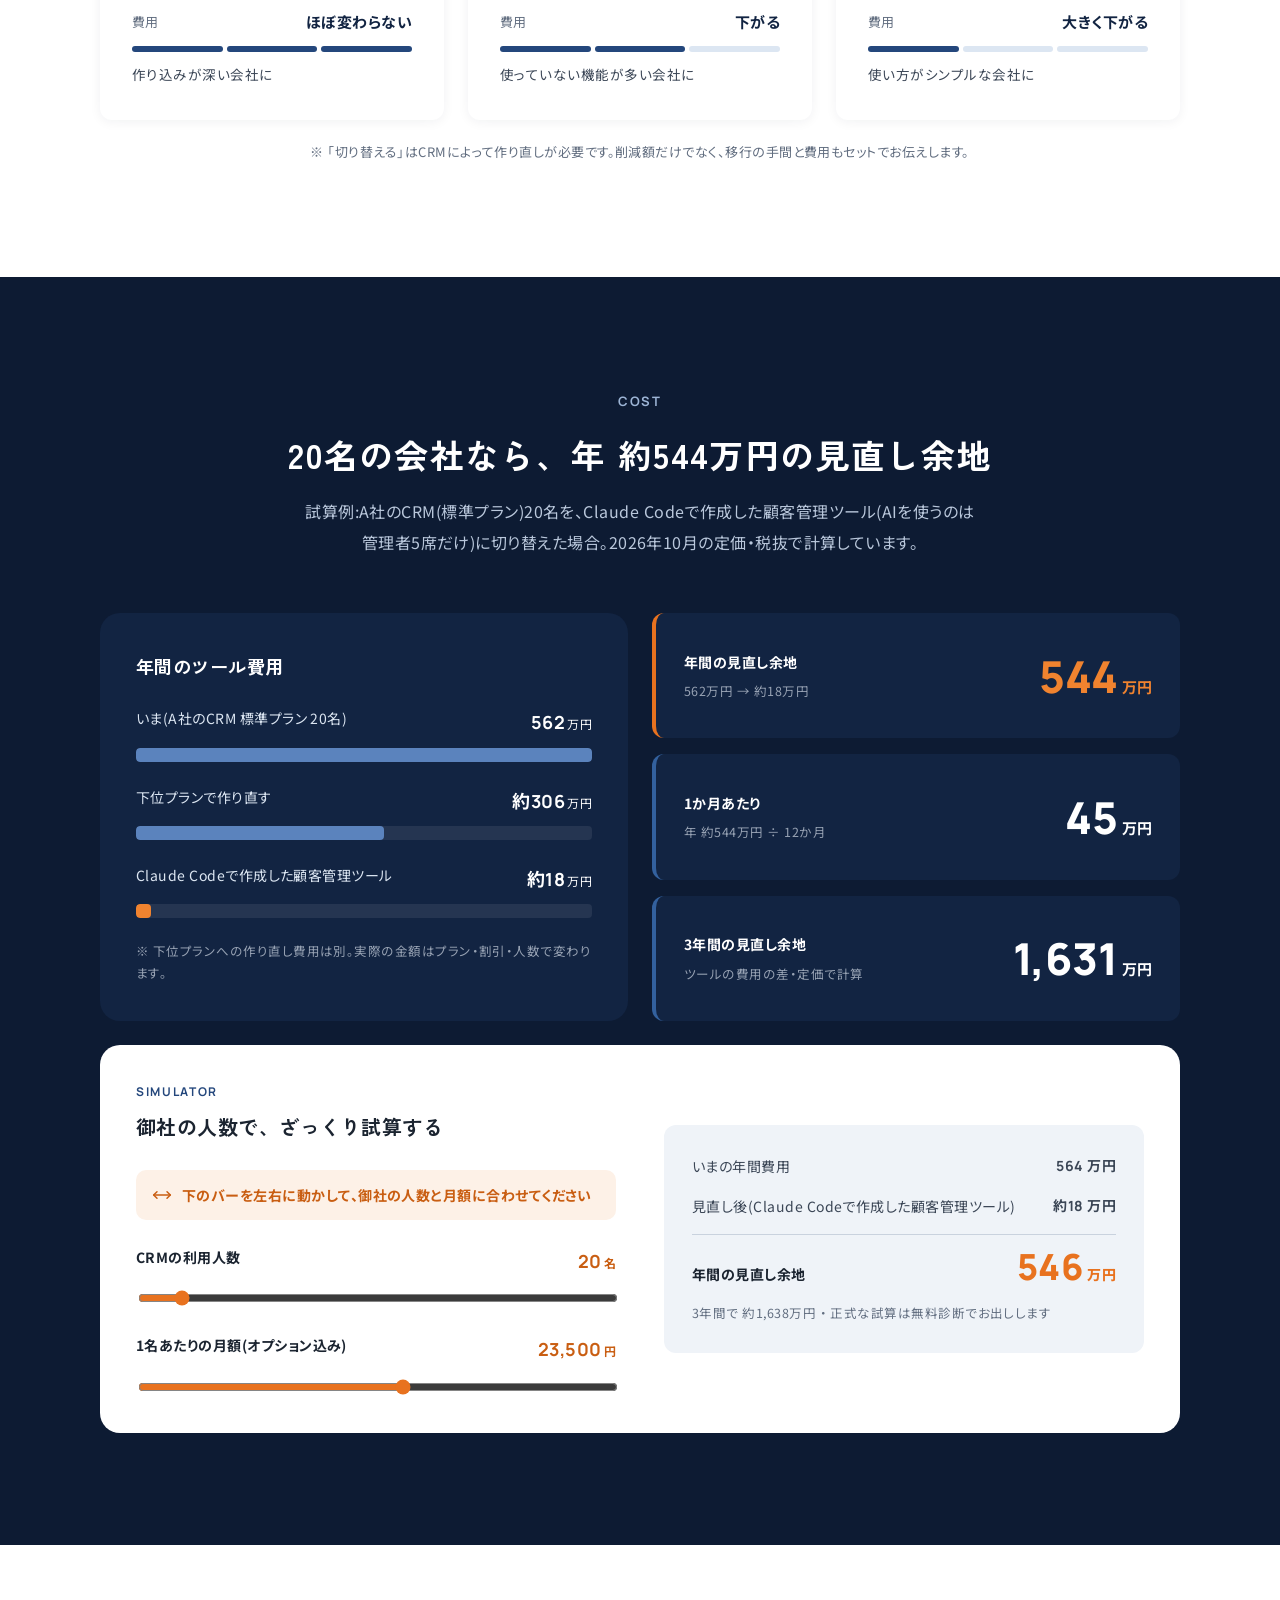
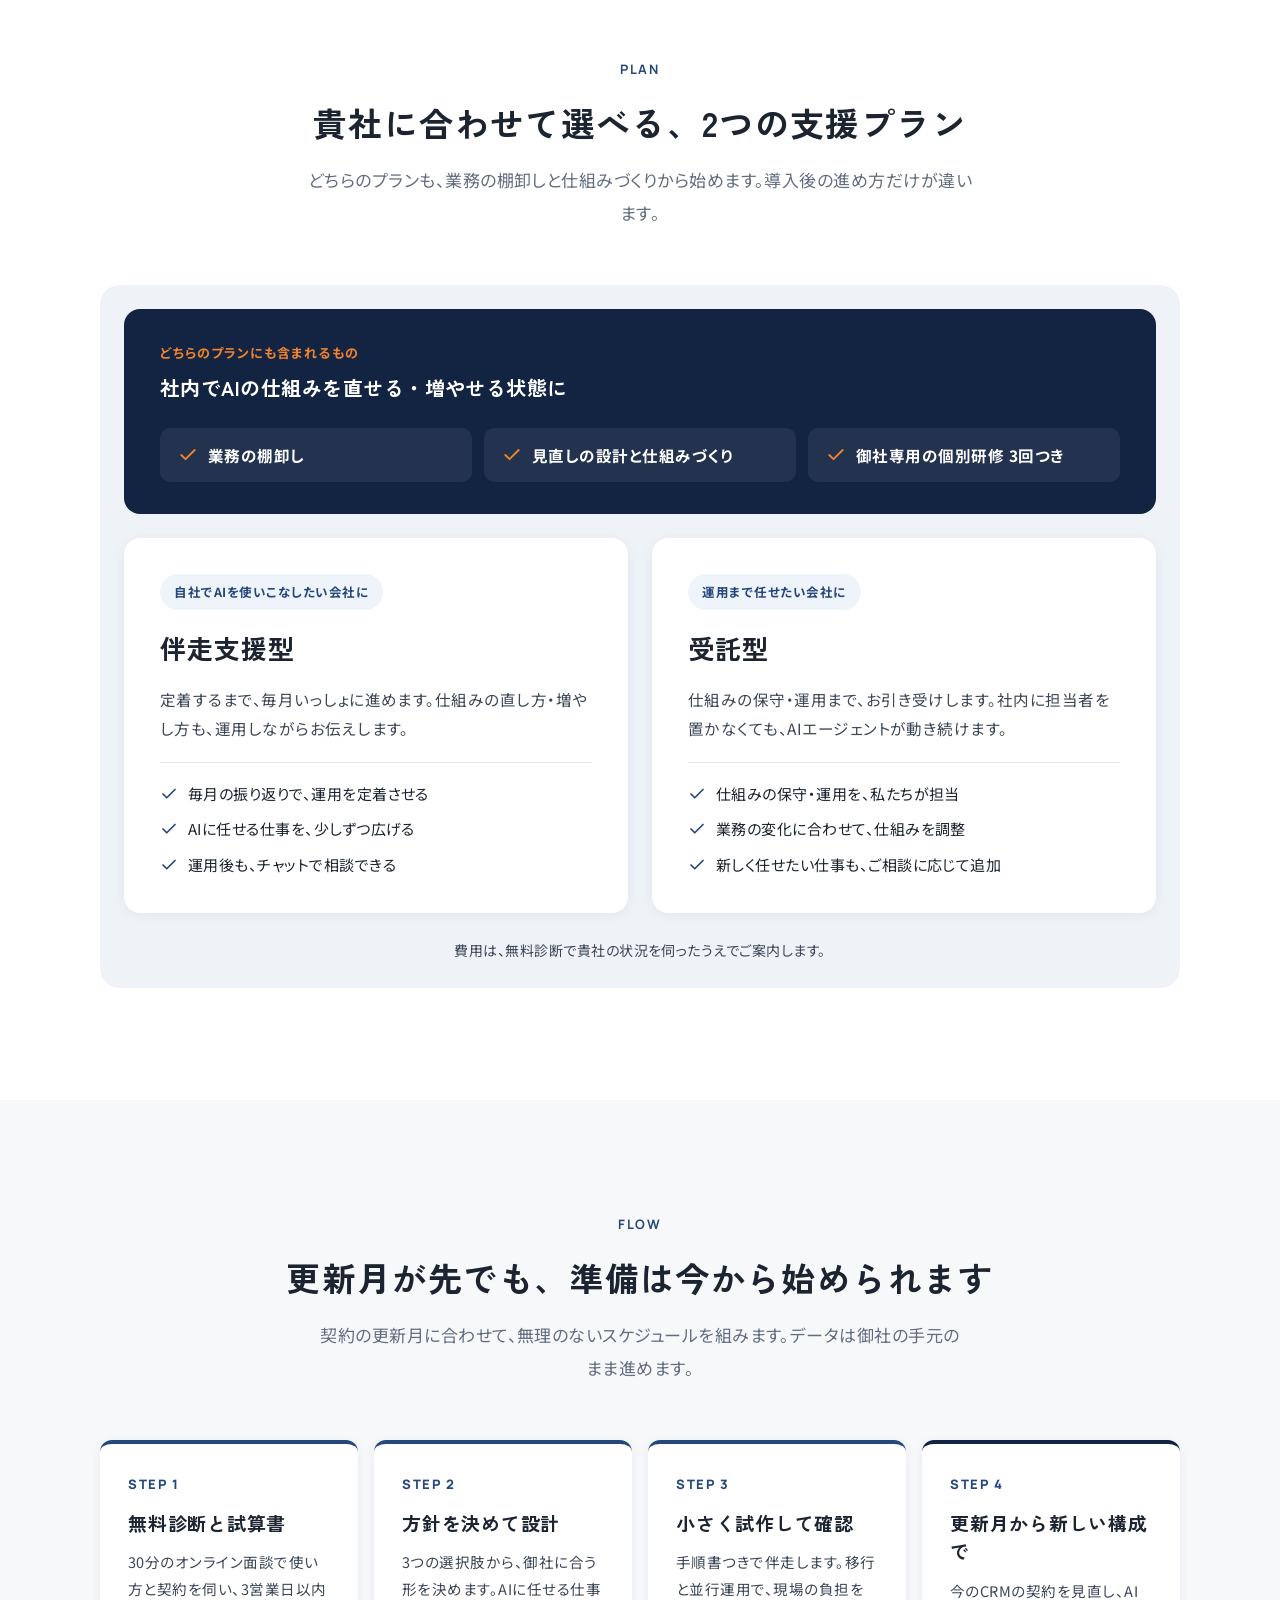
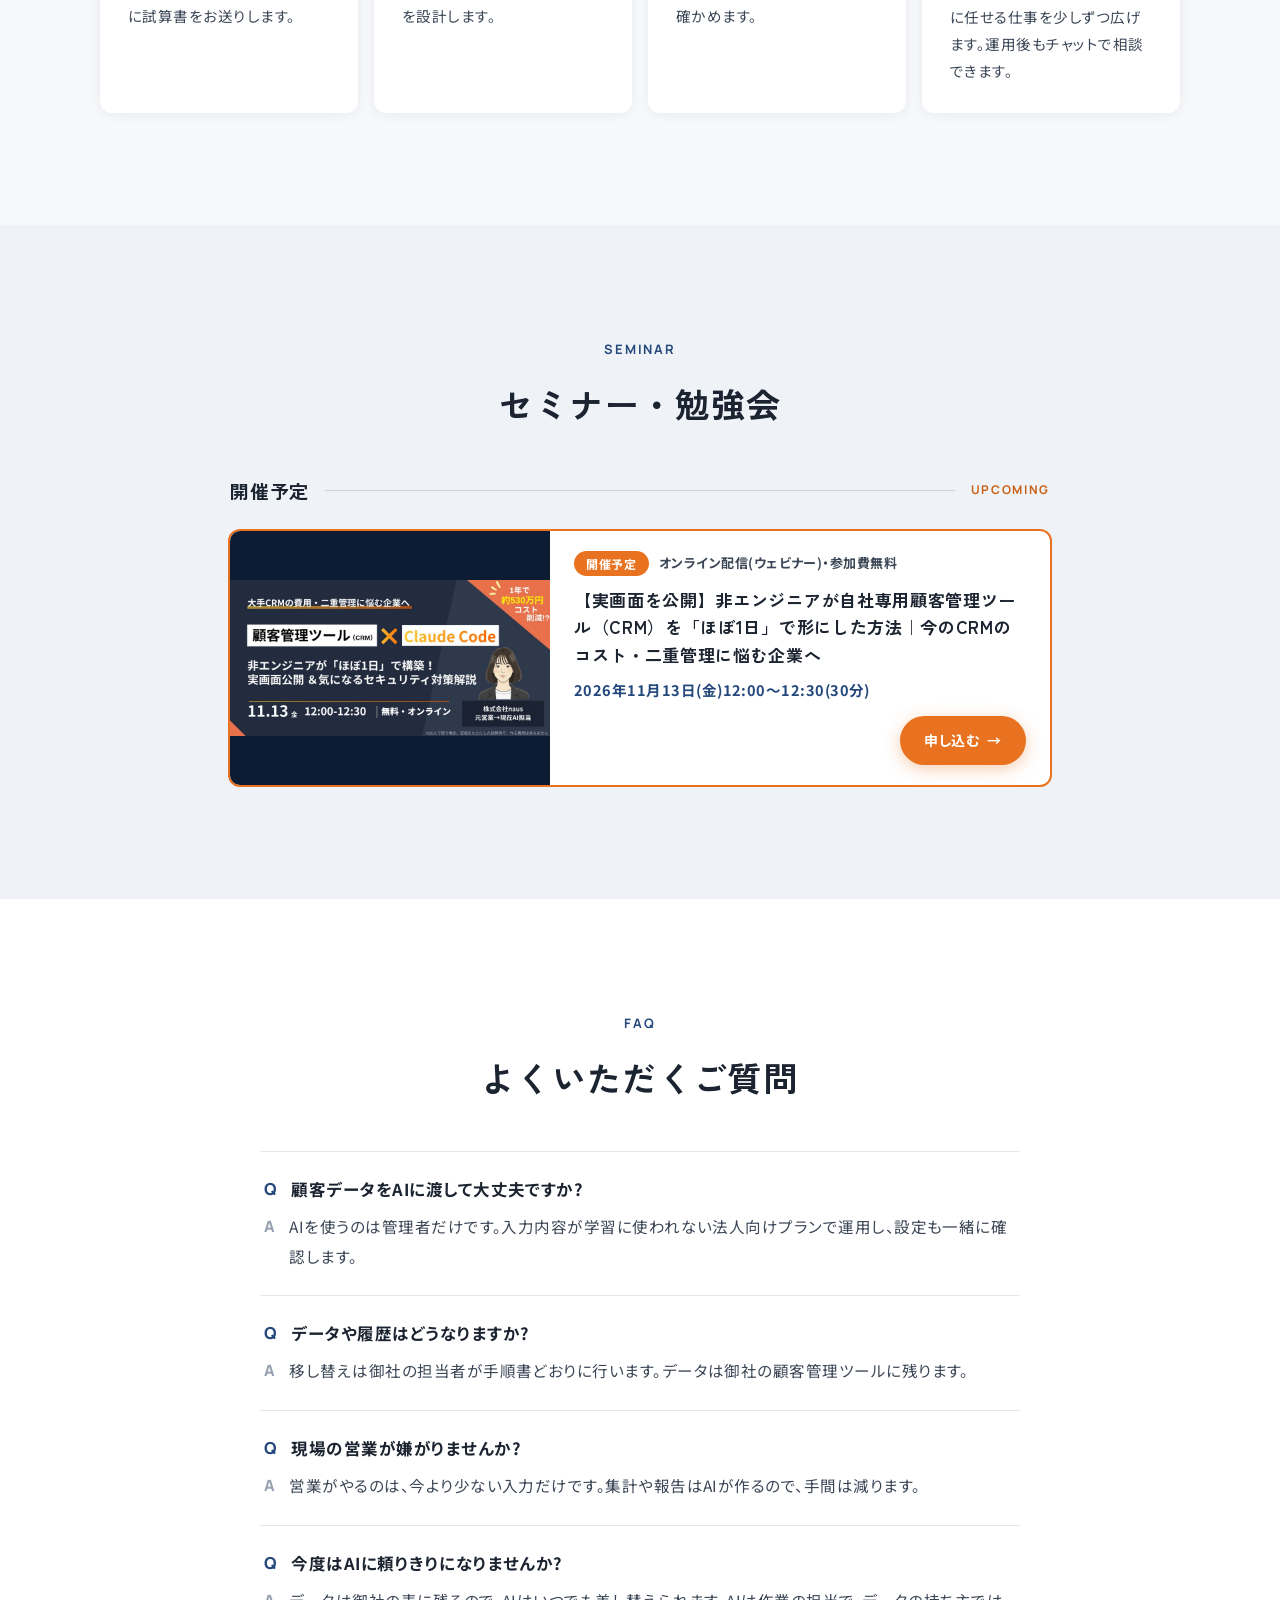
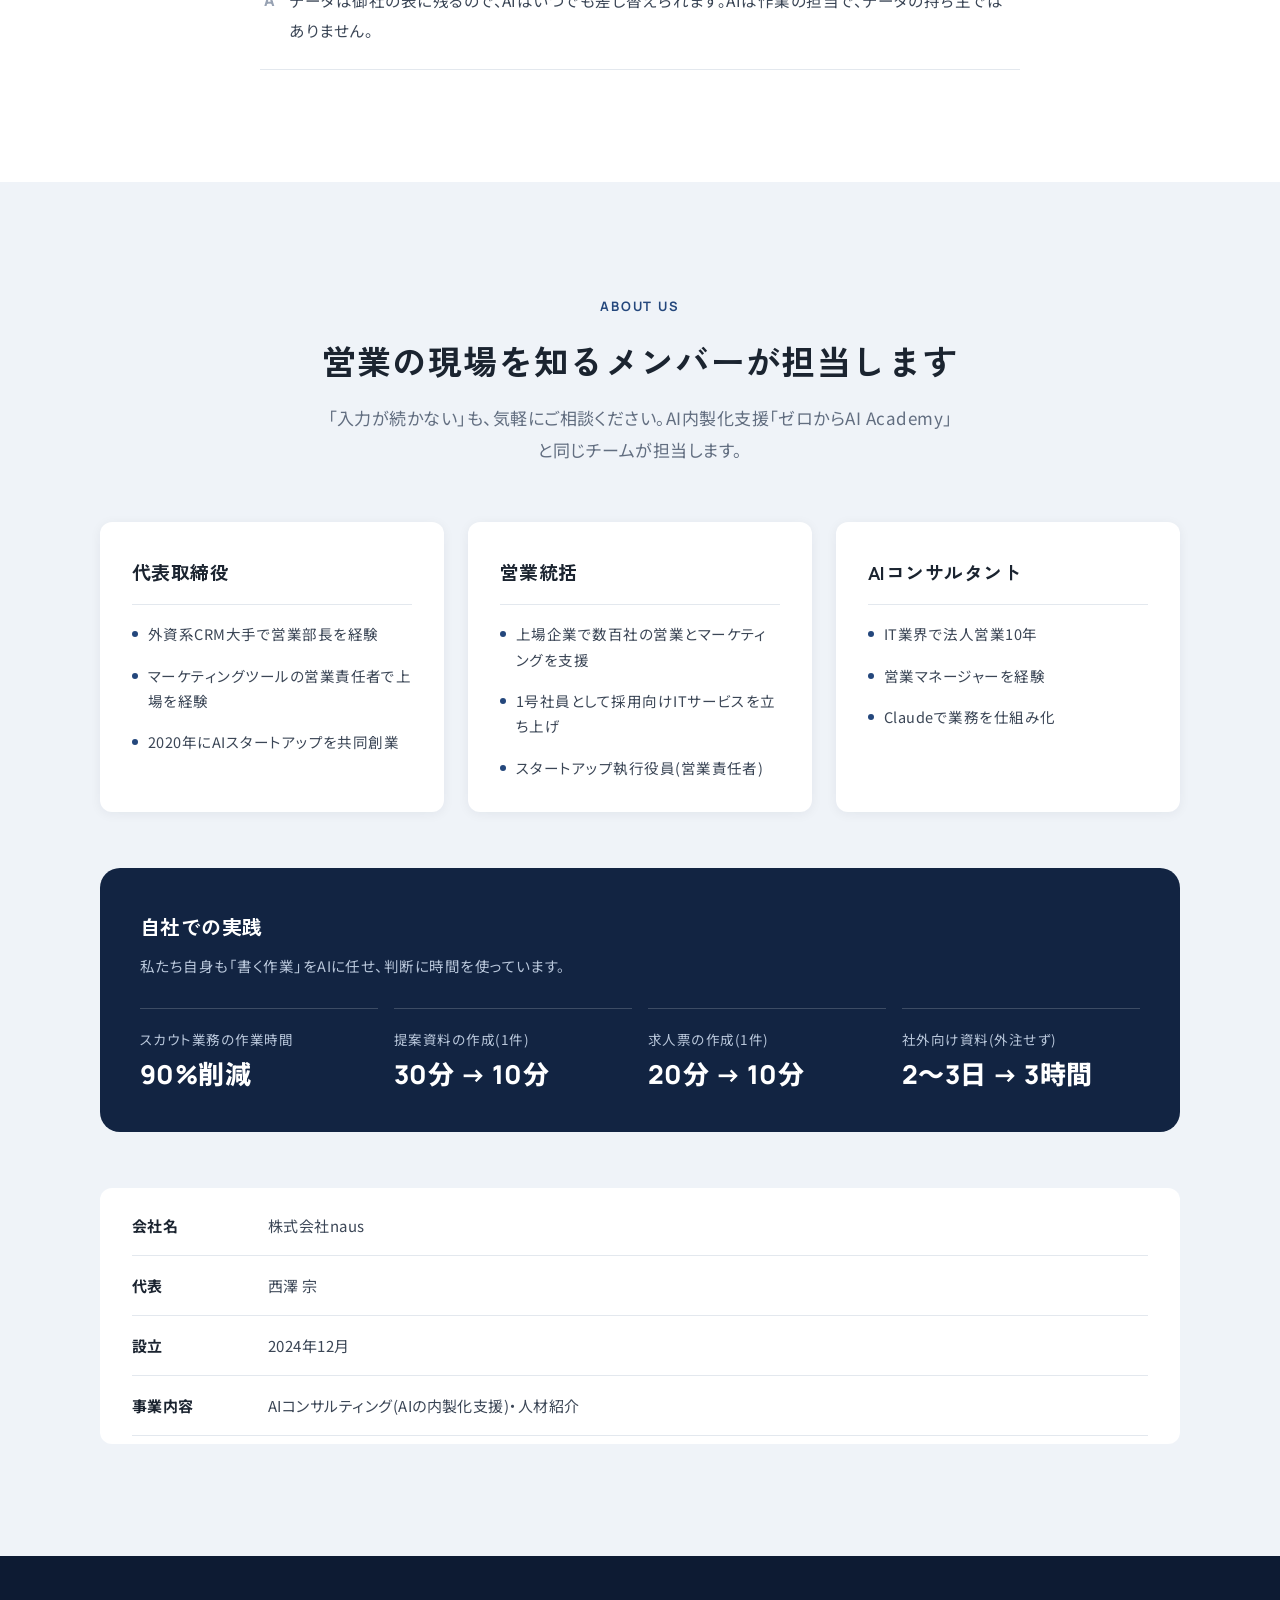
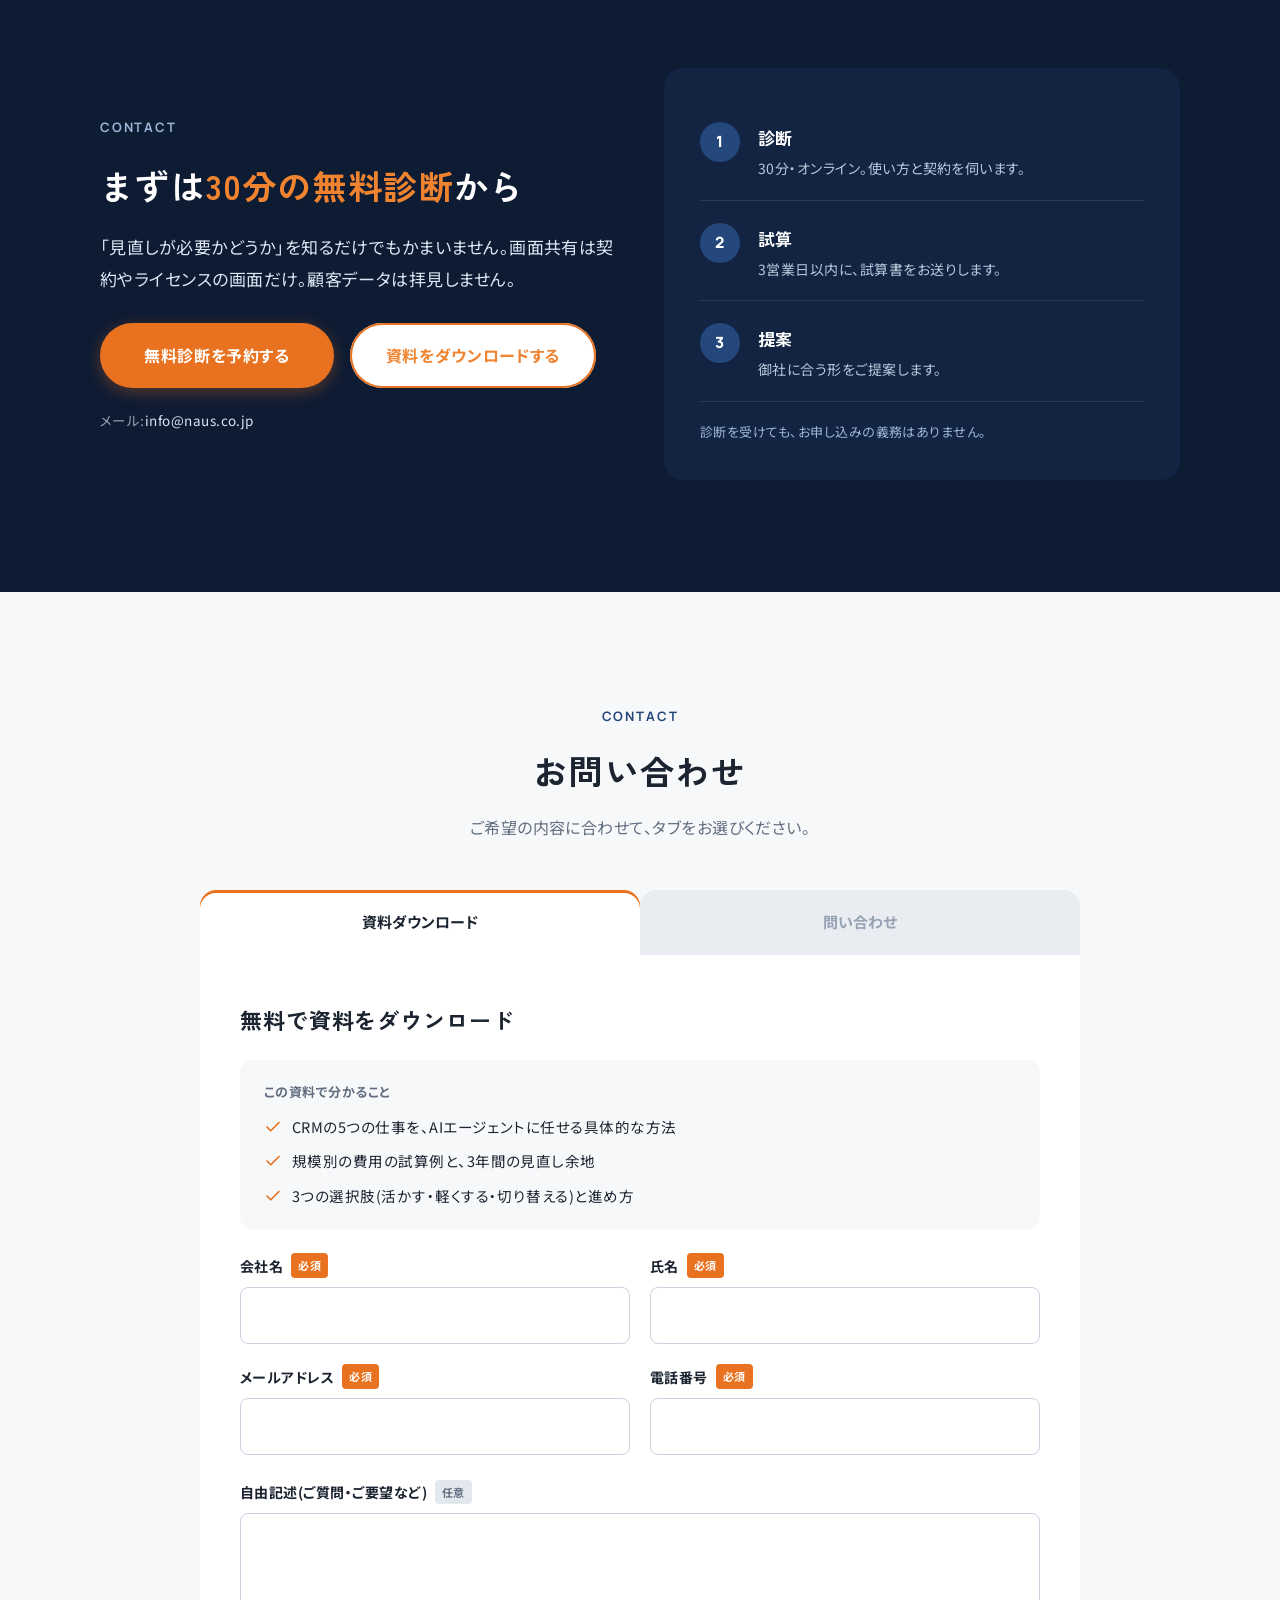
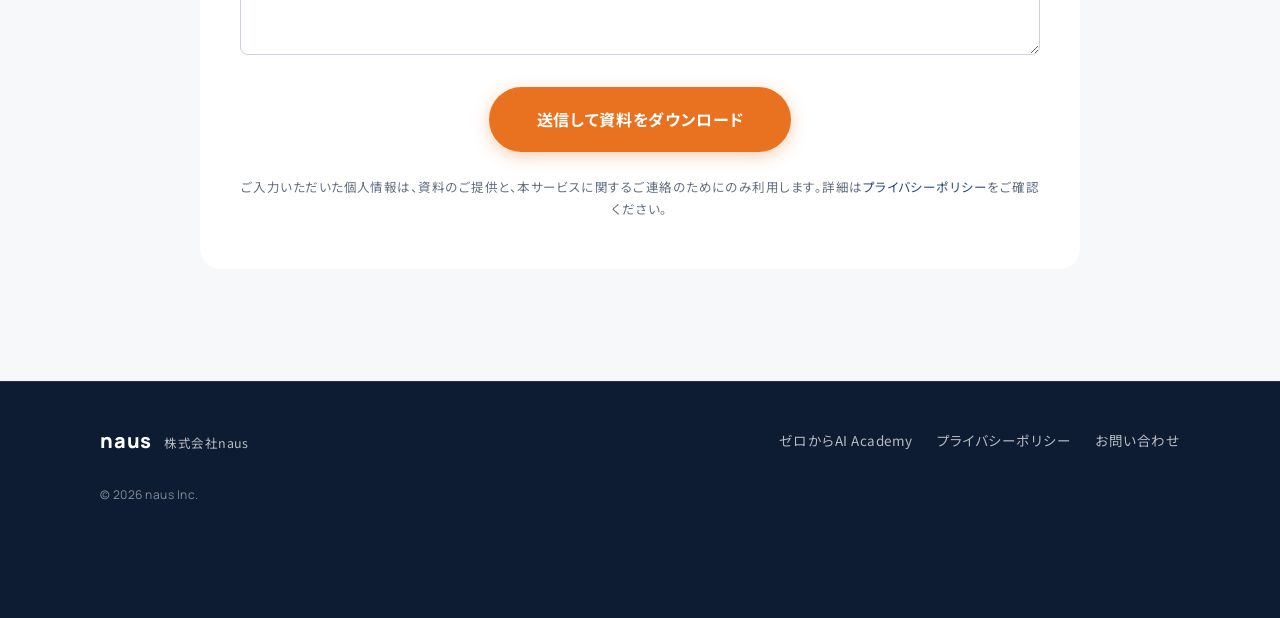
<file: crm/index.html>
<!DOCTYPE html>
<html lang="ja">
<head>
<!-- Google Tag Manager -->
<script>(function(w,d,s,l,i){w[l]=w[l]||[];w[l].push({'gtm.start':
new Date().getTime(),event:'gtm.js'});var f=d.getElementsByTagName(s)[0],
j=d.createElement(s),dl=l!='dataLayer'?'&l='+l:'';j.async=true;j.src=
'https://www.googletagmanager.com/gtm.js?id='+i+dl;f.parentNode.insertBefore(j,f);
})(window,document,'script','dataLayer','GTM-KH89TTSH');</script>
<!-- End Google Tag Manager -->
<meta charset="utf-8">
<meta name="viewport" content="width=device-width, initial-scale=1">
<title>ゼロからAI Academy_CRM構築 | naus</title>
<meta name="description" content="入力・集計・追客メール。顧客管理ツール(CRM)でやっている仕事は、AIに任せられます。私たちがClaude Codeを使い、貴社の業務に合わせたAIエージェントを構築します。CRMは「データの置き場」で十分になるので、ツール代を大きく下げられます。">
<meta property="og:type" content="website">
<meta property="og:site_name" content="naus">
<meta property="og:locale" content="ja_JP">
<meta property="og:title" content="ゼロからAI Academy_CRM構築 | naus">
<meta property="og:description" content="入力・集計・追客メール。顧客管理ツール(CRM)でやっている仕事は、AIに任せられます。私たちがClaude Codeを使い、貴社の業務に合わせたAIエージェントを構築します。CRMは「データの置き場」で十分になるので、ツール代を大きく下げられます。">
<link rel="preconnect" href="https://fonts.googleapis.com">
<link rel="stylesheet" href="https://fonts.googleapis.com/css2?family=Zen+Kaku+Gothic+New:wght@500;700&family=Noto+Sans+JP:wght@400;500;700&family=Manrope:wght@500;600;700;800&display=swap">
<link rel="stylesheet" href="assets/crm.css">
<link rel="stylesheet" href="/assets/booking/booking.css">
</head>
<body>
<!-- Google Tag Manager (noscript) -->
<noscript><iframe src="https://www.googletagmanager.com/ns.html?id=GTM-KH89TTSH"
height="0" width="0" style="display:none;visibility:hidden"></iframe></noscript>
<!-- End Google Tag Manager (noscript) -->

<!-- ===== ヘッダー ===== -->
<header class="site-header">
  <div class="header-inner">
    <a href="#" class="logo">
      <span class="logo-naus">naus</span>
      <span class="logo-name">ゼロからAI Academy_CRM構築</span>
    </a>
    <nav class="gnav">
      <a href="#mock" class="gnav-try">構築体験</a>
      <a href="#agent" class="gnav-link">AIに任せる仕事</a>
      <a href="#cost" class="gnav-link">費用の試算</a>
      <a href="#price" class="gnav-link">プラン</a>
      <a href="#seminar" class="gnav-link">セミナー</a>
      <a href="#faq" class="gnav-link">よくある質問</a>
      <a href="#contact" class="gnav-btn" data-go="inquiry">問い合わせ</a>
    </nav>
    <a href="#mock" class="sp-try">体験</a>
    <button type="button" class="menu-btn" id="menu-btn" aria-label="メニュー" aria-expanded="false" aria-controls="sp-nav"><svg width="24" height="24" viewBox="0 0 24 24" fill="none" stroke="#122442" stroke-width="2" stroke-linecap="round" aria-hidden="true"><path class="menu-l1" d="M4 7h16"></path><path class="menu-l2" d="M4 12h16"></path><path class="menu-l3" d="M4 17h16"></path></svg></button>
  </div>
  <div class="try-tip" id="try-tip" role="note" hidden><span class="try-tip-txt">画面を操作して、構築を体験できます</span><button type="button" class="try-tip-x" aria-label="閉じる">×</button></div>
  <nav class="sp-nav" id="sp-nav" hidden>
    <a href="#agent" class="sp-nav-link">AIに任せる仕事</a>
    <a href="#cost" class="sp-nav-link">費用の試算</a>
    <a href="#price" class="sp-nav-link">プラン</a>
    <a href="#seminar" class="sp-nav-link">セミナー</a>
    <a href="#faq" class="sp-nav-link">よくある質問</a>
    <a href="#contact" class="sp-nav-btn" data-go="inquiry">問い合わせ</a>
  </nav>
</header>

<!-- ===== 1. ヒーロー ===== -->
<section id="hero" class="hero">
  <div class="hero-grid">
    <div class="hero-text">
      <span class="hero-pill">顧客管理ツールの予算、見直しませんか?</span>
      <h1 class="hero-h1">顧客管理ツール(CRM)の<br>コストを下げて、<br><span class="nw">営業管理は<span class="accent">AIで自動化</span>する</span></h1>
      <p class="hero-lead">入力・集計・追客メール。顧客管理ツール(CRM)でやっている仕事は、AIに任せられます。私たちがClaude Codeを使い、貴社の業務に合わせたAIエージェントを構築します。CRMは「データの置き場」で十分になるので、ツール代を大きく下げられます。</p>
      <div class="hero-btns">
        <a href="https://calendar.app.google/F6qpCXCqKXQDYe5D8" target="_blank" rel="noopener" data-booking="calendar" class="btn-primary">いくら安くなるか、無料診断を予約する</a>
        <a href="#contact" class="btn-secondary" data-go="download">詳しい資料を見る</a>
      </div>
      <p class="hero-note">※ 削減額は一例です。実際の金額はプラン・人数・契約内容によって異なります。<br>※ 本ページでは、顧客管理ツールを「CRM」と表記しています。</p>
    </div>

    <div class="hv" aria-hidden="true">
      <div class="hv-bubble">
        <span class="hv-bubble-main">年間 <span class="hv-bubble-num">数百万円</span> 単位の<br>コスト削減も</span>
        <span class="hv-bubble-tail"></span>
      </div>
      <div class="hv-crm">
        <div class="hv-side">
          <div class="hv-side-logo">CRM</div>
          <div class="hv-side-item">ホーム</div>
          <div class="hv-side-item">リード</div>
          <div class="hv-side-item is-on">商談</div>
          <div class="hv-side-item">取引先</div>
          <div class="hv-side-item">レポート</div>
        </div>
        <div class="hv-main">
          <div class="hv-toolbar">
            <div class="hv-search"></div>
            <span class="hv-add">+ 商談を登録</span>
          </div>
          <div class="hv-title">商談一覧</div>
          <div class="hv-table">
            <div class="hv-row"><span class="hv-co">株式会社〇〇</span><span class="hv-sama">様</span><span class="hv-stage">リード</span><span class="hv-upd">2日前</span></div>
            <div class="hv-row"><span class="hv-co">株式会社〇〇</span><span class="hv-sama">様</span><span class="hv-stage">商談</span><span class="hv-upd is-alert">14日 更新なし</span></div>
            <div class="hv-row"><span class="hv-co">〇〇株式会社</span><span class="hv-sama">様</span><span class="hv-stage">クロージング</span><span class="hv-upd">今日</span></div>
            <div class="hv-row"><span class="hv-co">株式会社〇〇</span><span class="hv-sama">様</span><span class="hv-stage">商談</span><span class="hv-upd is-alert">16日 更新なし</span></div>
          </div>
        </div>
      </div>
      <div class="hv-funnel">
        <div class="hv-funnel-head">
          <div class="hv-funnel-title">今月の歩留</div>
          <div class="hv-funnel-note">毎朝 8:00 AIが自動集計</div>
        </div>
        <div class="hv-f-row"><div class="hv-f-label">リード</div><div class="hv-f-track"><div class="hv-f-bar" style="width:100%">45</div></div><div class="hv-f-rate"></div></div>
        <div class="hv-f-row"><div class="hv-f-label">有効リード</div><div class="hv-f-track"><div class="hv-f-bar" style="width:44%">20</div></div><div class="hv-f-rate">リードから 44%</div></div>
        <div class="hv-f-row"><div class="hv-f-label">商談</div><div class="hv-f-track"><div class="hv-f-bar" style="width:20%">9</div></div><div class="hv-f-rate">有効から 45%</div></div>
        <div class="hv-f-row"><div class="hv-f-label">提案</div><div class="hv-f-track"><div class="hv-f-bar" style="width:13%">6</div></div><div class="hv-f-rate">商談から 67%</div></div>
        <div class="hv-f-row"><div class="hv-f-label">受注</div><div class="hv-f-track"><div class="hv-f-bar" style="width:6%">2</div></div><div class="hv-f-rate is-alert">提案から 33%</div></div>
      </div>
      <div class="hv-chat">
        <span class="hv-chat-ic">AI</span>
        <div class="hv-chat-body">
          <div class="hv-chat-meta">営業チャット ・ 8:00</div>
          <div class="hv-chat-text">2週間動きのない商談が <b>2</b> 件あります。追客メールの下書きを用意しました。</div>
        </div>
      </div>
    </div>
  </div>

  <div class="hero-points-wrap">
    <div class="hero-points">
      <div class="hero-point"><span class="hero-point-n">01</span><div class="hero-point-body"><div class="hero-point-title">CRMの仕事の多くは、AIに任せられる</div><div class="hero-point-text">記録・追いかけ・報告・フォロー・連携を自動で。</div></div></div>
      <div class="hero-point"><span class="hero-point-n">02</span><div class="hero-point-body"><div class="hero-point-title">だから、費用を下げられる</div><div class="hero-point-text">試算例:20名で年 約544万円の見直し余地。</div></div></div>
      <div class="hero-point"><span class="hero-point-n">03</span><div class="hero-point-body"><div class="hero-point-title">今のツールを活かす案も含めて、中立に</div><div class="hero-point-text">データは御社の手元から出しません。</div></div></div>
    </div>
  </div>
</section>

<!-- ===== 2. PROBLEM ===== -->
<section class="sec bg-warm">
  <div class="wrap">
    <div class="sec-head mb48">
      <div class="label">PROBLEM</div>
      <h2 class="h2">CRMについて、こんなお悩みはありませんか?</h2>
    </div>
    <div class="pain-grid">
      <div class="pain-card"><span class="pain-ic"><svg width="20" height="20" viewBox="0 0 24 24" fill="none" stroke="#24477C" stroke-width="2.25" stroke-linecap="round" stroke-linejoin="round"><path d="M20 6 9 17l-5-5"></path></svg></span><div class="pain-body"><div class="pain-title">CRMを使いこなせていない</div><div class="pain-text">高機能なのに、使っているのは一部だけ。</div></div></div>
      <div class="pain-card"><span class="pain-ic"><svg width="20" height="20" viewBox="0 0 24 24" fill="none" stroke="#24477C" stroke-width="2.25" stroke-linecap="round" stroke-linejoin="round"><path d="M20 6 9 17l-5-5"></path></svg></span><div class="pain-body"><div class="pain-title">自社で使いたい項目に合っていない</div><div class="pain-text">業務に合わせたくても、設定や改修に手間と費用がかかる。</div></div></div>
      <div class="pain-card"><span class="pain-ic"><svg width="20" height="20" viewBox="0 0 24 24" fill="none" stroke="#24477C" stroke-width="2.25" stroke-linecap="round" stroke-linejoin="round"><path d="M20 6 9 17l-5-5"></path></svg></span><div class="pain-body"><div class="pain-title">入力されず、CRMの役目を果たしていない</div><div class="pain-text">営業が入力を後回しにして、情報がそろわない。</div></div></div>
      <div class="pain-card"><span class="pain-ic"><svg width="20" height="20" viewBox="0 0 24 24" fill="none" stroke="#24477C" stroke-width="2.25" stroke-linecap="round" stroke-linejoin="round"><path d="M20 6 9 17l-5-5"></path></svg></span><div class="pain-body"><div class="pain-title">CRMの費用が、年々上がっている</div><div class="pain-text">人数や機能を足すたびに、ライセンス費がふくらむ。</div></div></div>
    </div>
    <div class="pain-bridge">
      <svg width="28" height="28" viewBox="0 0 24 24" fill="none" stroke="#E8721F" stroke-width="2.5" stroke-linecap="round" stroke-linejoin="round" aria-hidden="true"><path d="m6 9 6 6 6-6"></path></svg>
      <div class="pain-bridge-text">その費用と手間、<span>AIに任せて見直せます</span></div>
    </div>
  </div>
</section>

<!-- ===== 2.5 MOCK ===== -->
<section id="mock" class="sec bg-white">
  <link rel="stylesheet" href="assets/crm-mock.css">
  <div class="wrap">
    <div class="sec-head">
      <div class="label">LET'S TRY</div>
      <h2 class="h2">自社に合った顧客管理づくりを、体験してみましょう</h2>
      <p class="lead">使う項目も、確認したい数字も、会社ごとに異なります。AIに必要な機能を伝えると、顧客リストがどのようにツールへ変わっていくのか。下の画面で、ぜひ実際に操作してお確かめください。</p>
    </div>
    <div class="mk" id="mk">
      <div class="mk-win" role="region" aria-label="操作できる画面の例">
        <div class="mk-bar">
          <span class="mk-dots" aria-hidden="true"><span></span><span></span><span></span></span>
          <span class="mk-name">顧客リスト - スプレッドシート</span>
          <span class="mk-url" aria-hidden="true"><svg width="10" height="10" viewBox="0 0 24 24" fill="none" stroke="currentColor" stroke-width="2.5" stroke-linecap="round" stroke-linejoin="round"><rect x="5" y="11" width="14" height="10" rx="2"/><path d="M8 11V7a4 4 0 0 1 8 0v4"/></svg><span class="mk-url-t">sheets.example/list</span></span>
          <button type="button" class="mk-reset-s" hidden>最初から</button>
        </div>
        <div class="mk-screen"></div>
      </div>
      <div class="mk-chat" role="region" aria-label="AIとのやりとり">
        <div class="mk-chat-head">
          <span class="mk-ai" aria-hidden="true">AI</span>
          <div><div class="mk-chat-title">AIアシスタント</div><div class="mk-chat-st">選択肢を押して話しかけてください</div></div>
        </div>
        <div class="mk-log" aria-live="polite"></div>
        <div class="mk-choices"></div>
        <div class="mk-input" aria-hidden="true">
          <span class="mk-input-t">メッセージを入力</span>
          <span class="mk-send"><svg width="14" height="14" viewBox="0 0 24 24" fill="none" stroke="#24477C" stroke-width="2.5" stroke-linecap="round" stroke-linejoin="round"><path d="M5 12h14"></path><path d="m13 6 6 6-6 6"></path></svg></span>
        </div>
      </div>
    </div>
    <p class="mk-note">※ 動きをイメージしていただくための画面例です。表示している社名・担当者・金額は、すべて架空のデータです。</p>
  </div>
  <script src="assets/crm-mock.js" defer></script>
</section>

<!-- ===== 4. AI AGENT ===== -->
<section id="agent" class="sec bg-tint">
  <div class="wrap">
    <div class="sec-head">
      <div class="label">AI AGENT</div>
      <h2 class="h2">CRMの5つの仕事を、AIエージェントに任せる</h2>
      <p class="lead">AIエージェントは、決まったタイミングで自分から動くAIです。一度作れば、毎日自動で動きます。営業の1日の流れに沿って並べました。</p>
    </div>
    <div class="job-list">
      <div class="job-row is-colhead">
        <div></div>
        <div class="job-colhead">いま(CRMでは)</div>
        <div class="job-colhead is-ai">AIエージェントなら(自動で動く)</div>
      </div>
      <div class="job-row">
        <div class="job-name"><span class="job-n">01</span><span class="job-title">記録する</span></div>
        <div class="job-now"><span class="job-tag">いま(CRMでは)</span><span>商談のたびに、項目ごとに手で入力</span></div>
        <div class="job-ai"><span class="job-tag">AIエージェントなら(自動で動く)</span><div class="job-ai-main">商談が終わると、議事録から入力まで自動で</div><div class="job-ai-effect">営業がやるのは、AIの下書きを確認するだけ。記録が後回しにならず、情報がそろいます。</div></div>
      </div>
      <div class="job-row">
        <div class="job-name"><span class="job-n">02</span><span class="job-title">進捗を追う</span></div>
        <div class="job-now"><span class="job-tag">いま(CRMでは)</span><span>一覧を開いて、止まった商談を自分で探す</span></div>
        <div class="job-ai"><span class="job-tag">AIエージェントなら(自動で動く)</span><div class="job-ai-main">止まっている商談を、毎朝チャットで知らせる</div><div class="job-ai-effect">取りこぼしを防ぎ、マネージャーは判断に集中できます。</div></div>
      </div>
      <div class="job-row">
        <div class="job-name"><span class="job-n">03</span><span class="job-title">報告する</span></div>
        <div class="job-now"><span class="job-tag">いま(CRMでは)</span><span>見たい数字のたびに、レポートやExcelで加工</span></div>
        <div class="job-ai"><span class="job-tag">AIエージェントなら(自動で動く)</span><div class="job-ai-main">チャットで聞けば、その場で集計して答える</div><div class="job-ai-effect">会議は「数字の確認」から「打ち手の相談」へ。</div></div>
      </div>
      <div class="job-row">
        <div class="job-name"><span class="job-n">04</span><span class="job-title">フォローする</span></div>
        <div class="job-now"><span class="job-tag">いま(CRMでは)</span><span>定型文を選び、相手の事情は自分で書き足す</span></div>
        <div class="job-ai"><span class="job-tag">AIエージェントなら(自動で動く)</span><div class="job-ai-main">止まった商談に、下書きを自動で用意</div><div class="job-ai-effect">前回の話や懸念をふまえた文面です。送るかどうかと最後のひと言は人が決めます。</div></div>
      </div>
      <div class="job-row">
        <div class="job-name"><span class="job-n">05</span><span class="job-title">つなぐ</span></div>
        <div class="job-now"><span class="job-tag">いま(CRMでは)</span><span>連携の設定や追加料金。合わない分は手作業</span></div>
        <div class="job-ai"><span class="job-tag">AIエージェントなら(自動で動く)</span><div class="job-ai-main">ずれだけを、毎朝まとめて知らせる</div><div class="job-ai-effect">書き出したファイルで照合するので、ツール同士がつながっていなくても大丈夫です。</div></div>
      </div>
    </div>
    <div class="job-note">
      <span>AIに任せるのは「集める・まとめる・下書きする」まで。決めるのは人です。</span>
    </div>
  </div>
</section>

<!-- ===== 5. OPTIONS ===== -->
<section class="sec bg-white">
  <div class="wrap">
    <div class="sec-head">
      <div class="label">OPTIONS</div>
      <h2 class="h2">切り替えありきでは、ありません</h2>
      <p class="lead w640">今の使い方・人数・契約の更新月を伺い、今のツールを活かす案も含めて中立にご提案します。</p>
    </div>
    <div class="opt-grid">
      <div class="opt-card">
        <div class="opt-head"><span class="num-dot">1</span><h3 class="opt-title">活かす</h3></div>
        <p class="opt-text">今のCRMはそのまま。入力・集計・下書きをAIに任せます。</p>
        <div class="opt-foot">
          <div class="opt-cost"><span class="opt-cost-k">費用</span><span class="opt-cost-v">ほぼ変わらない</span></div>
          <div class="opt-bars"><span class="is-on"></span><span class="is-on"></span><span class="is-on"></span></div>
          <div class="opt-fit">作り込みが深い会社に</div>
        </div>
      </div>
      <div class="opt-card">
        <div class="opt-head"><span class="num-dot">2</span><h3 class="opt-title">軽くする</h3></div>
        <p class="opt-text">プランや席数を見直し、足りない分はAIで補います。</p>
        <div class="opt-foot">
          <div class="opt-cost"><span class="opt-cost-k">費用</span><span class="opt-cost-v">下がる</span></div>
          <div class="opt-bars"><span class="is-on"></span><span class="is-on"></span><span></span></div>
          <div class="opt-fit">使っていない機能が多い会社に</div>
        </div>
      </div>
      <div class="opt-card">
        <div class="opt-head"><span class="num-dot">3</span><h3 class="opt-title">切り替える</h3></div>
        <p class="opt-text">Claude Codeで、貴社専用の顧客管理ツールを作成。AIと組み合わせて運用します。</p>
        <div class="opt-foot">
          <div class="opt-cost"><span class="opt-cost-k">費用</span><span class="opt-cost-v">大きく下がる</span></div>
          <div class="opt-bars"><span class="is-on"></span><span></span><span></span></div>
          <div class="opt-fit">使い方がシンプルな会社に</div>
        </div>
      </div>
    </div>
    <p class="opt-note">※ 「切り替える」はCRMによって作り直しが必要です。削減額だけでなく、移行の手間と費用もセットでお伝えします。</p>
  </div>
</section>

<!-- ===== 6. COST ===== -->
<section id="cost" class="sec bg-dark">
  <div class="wrap">
    <div class="sec-head">
      <div class="label on-dark">COST</div>
      <h2 class="h2 on-dark">20名の会社なら、年 約544万円の見直し余地</h2>
      <p class="lead" style="font-size:16px;color:#B9C7DB">試算例:A社のCRM(標準プラン)20名を、Claude Codeで作成した顧客管理ツール(AIを使うのは管理者5席だけ)に切り替えた場合。2026年10月の定価・税抜で計算しています。</p>
    </div>

    <div class="cost-grid">
      <div class="cost-bars">
        <div class="cost-bars-title">年間のツール費用</div>
        <div class="cost-bar">
          <div class="cost-bar-head"><span>いま(A社のCRM 標準プラン 20名)</span><span class="cost-bar-v">562<small>万円</small></span></div>
          <div class="cost-bar-track"><div class="cost-bar-fill" style="width:100%"></div></div>
        </div>
        <div class="cost-bar">
          <div class="cost-bar-head"><span>下位プランで作り直す</span><span class="cost-bar-v">約306<small>万円</small></span></div>
          <div class="cost-bar-track"><div class="cost-bar-fill" style="width:54.4%"></div></div>
        </div>
        <div class="cost-bar">
          <div class="cost-bar-head"><span>Claude Codeで作成した顧客管理ツール</span><span class="cost-bar-v">約18<small>万円</small></span></div>
          <div class="cost-bar-track"><div class="cost-bar-fill is-ai" style="width:3.2%"></div></div>
        </div>
        <p class="cost-bars-note">※ 下位プランへの作り直し費用は別。実際の金額はプラン・割引・人数で変わります。</p>
      </div>
      <div class="cost-stats">
        <div class="cost-stat is-main"><div class="cost-stat-k"><div class="cost-stat-label">年間の見直し余地</div><div class="cost-stat-note">562万円 → 約18万円</div></div><div class="cost-stat-v">544<small>万円</small></div></div>
        <div class="cost-stat"><div class="cost-stat-k"><div class="cost-stat-label">1か月あたり</div><div class="cost-stat-note">年 約544万円 ÷ 12か月</div></div><div class="cost-stat-v">45<small>万円</small></div></div>
        <div class="cost-stat"><div class="cost-stat-k"><div class="cost-stat-label">3年間の見直し余地</div><div class="cost-stat-note">ツールの費用の差・定価で計算</div></div><div class="cost-stat-v">1,631<small>万円</small></div></div>
      </div>
    </div>

    <div class="sim">
      <div class="sim-inputs">
        <div class="sim-head">
          <div class="sim-label">SIMULATOR</div>
          <div class="sim-title">御社の人数で、ざっくり試算する</div>
        </div>
        <div class="sim-guide">
          <svg width="20" height="20" viewBox="0 0 24 24" fill="none" stroke="#C95E12" stroke-width="1.75" stroke-linecap="round" stroke-linejoin="round" class="ic" aria-hidden="true"><path d="m18 8 4 4-4 4"></path><path d="M2 12h20"></path><path d="m6 8-4 4 4 4"></path></svg>
          <span>下のバーを左右に動かして、御社の人数と月額に合わせてください</span>
        </div>
        <label class="sim-field">
          <span class="sim-field-head">CRMの利用人数<span class="sim-field-v"><span id="sim-seats-v">20</span><small>名</small></span></span>
          <input type="range" id="sim-seats" min="5" max="200" step="5" value="20">
        </label>
        <label class="sim-field">
          <span class="sim-field-head">1名あたりの月額(オプション込み)<span class="sim-field-v"><span id="sim-price-v">23,500</span><small>円</small></span></span>
          <input type="range" id="sim-price" min="3000" max="40000" step="500" value="23500">
        </label>
      </div>
      <div class="sim-result">
        <div class="sim-line"><span>いまの年間費用</span><span class="sim-line-v"><span id="sim-now">564</span> 万円</span></div>
        <div class="sim-line"><span>見直し後(Claude Codeで作成した顧客管理ツール)</span><span class="sim-line-v">約18 万円</span></div>
        <div class="sim-total">
          <span class="sim-total-k">年間の見直し余地</span>
          <span class="sim-total-v"><span id="sim-save">546</span><small>万円</small></span>
        </div>
        <div class="sim-foot">3年間で 約<span id="sim-save3">1,638</span>万円 ・ 正式な試算は無料診断でお出しします</div>
      </div>
    </div>
  </div>
</section>

<!-- ===== 7. PLAN ===== -->
<section id="price" class="sec bg-white">
  <div class="wrap">
    <div class="sec-head">
      <div class="label">PLAN</div>
      <h2 class="h2">貴社に合わせて選べる、2つの支援プラン</h2>
      <p class="lead">どちらのプランも、業務の棚卸しと仕組みづくりから始めます。導入後の進め方だけが違います。</p>
    </div>
    <div class="plan-box">
      <div class="plan-inc">
        <div class="plan-inc-head">
          <div class="plan-inc-label">どちらのプランにも含まれるもの</div>
          <div class="plan-inc-title">社内でAIの仕組みを直せる・増やせる状態に</div>
        </div>
        <div class="plan-inc-grid">
          <div class="plan-inc-item"><svg width="20" height="20" viewBox="0 0 24 24" fill="none" stroke="#F0832F" stroke-width="2.25" stroke-linecap="round" stroke-linejoin="round" class="ic" aria-hidden="true"><path d="M20 6 9 17l-5-5"></path></svg><span>業務の棚卸し</span></div>
          <div class="plan-inc-item"><svg width="20" height="20" viewBox="0 0 24 24" fill="none" stroke="#F0832F" stroke-width="2.25" stroke-linecap="round" stroke-linejoin="round" class="ic" aria-hidden="true"><path d="M20 6 9 17l-5-5"></path></svg><span>見直しの設計と仕組みづくり</span></div>
          <div class="plan-inc-item"><svg width="20" height="20" viewBox="0 0 24 24" fill="none" stroke="#F0832F" stroke-width="2.25" stroke-linecap="round" stroke-linejoin="round" class="ic" aria-hidden="true"><path d="M20 6 9 17l-5-5"></path></svg><span>御社専用の個別研修 3回つき</span></div>
        </div>
      </div>
      <div class="plan-grid">
        <div class="plan-card">
          <span class="plan-fit">自社でAIを使いこなしたい会社に</span>
          <h3 class="plan-name">伴走支援型</h3>
          <p class="plan-text">定着するまで、毎月いっしょに進めます。仕組みの直し方・増やし方も、運用しながらお伝えします。</p>
          <div class="plan-items">
            <div class="plan-item"><svg width="18" height="18" viewBox="0 0 24 24" fill="none" stroke="#24477C" stroke-width="2.25" stroke-linecap="round" stroke-linejoin="round" aria-hidden="true"><path d="M20 6 9 17l-5-5"></path></svg><span>毎月の振り返りで、運用を定着させる</span></div>
            <div class="plan-item"><svg width="18" height="18" viewBox="0 0 24 24" fill="none" stroke="#24477C" stroke-width="2.25" stroke-linecap="round" stroke-linejoin="round" aria-hidden="true"><path d="M20 6 9 17l-5-5"></path></svg><span>AIに任せる仕事を、少しずつ広げる</span></div>
            <div class="plan-item"><svg width="18" height="18" viewBox="0 0 24 24" fill="none" stroke="#24477C" stroke-width="2.25" stroke-linecap="round" stroke-linejoin="round" aria-hidden="true"><path d="M20 6 9 17l-5-5"></path></svg><span>運用後も、チャットで相談できる</span></div>
          </div>
        </div>
        <div class="plan-card">
          <span class="plan-fit">運用まで任せたい会社に</span>
          <h3 class="plan-name">受託型</h3>
          <p class="plan-text">仕組みの保守・運用まで、お引き受けします。社内に担当者を置かなくても、AIエージェントが動き続けます。</p>
          <div class="plan-items">
            <div class="plan-item"><svg width="18" height="18" viewBox="0 0 24 24" fill="none" stroke="#24477C" stroke-width="2.25" stroke-linecap="round" stroke-linejoin="round" aria-hidden="true"><path d="M20 6 9 17l-5-5"></path></svg><span>仕組みの保守・運用を、私たちが担当</span></div>
            <div class="plan-item"><svg width="18" height="18" viewBox="0 0 24 24" fill="none" stroke="#24477C" stroke-width="2.25" stroke-linecap="round" stroke-linejoin="round" aria-hidden="true"><path d="M20 6 9 17l-5-5"></path></svg><span>業務の変化に合わせて、仕組みを調整</span></div>
            <div class="plan-item"><svg width="18" height="18" viewBox="0 0 24 24" fill="none" stroke="#24477C" stroke-width="2.25" stroke-linecap="round" stroke-linejoin="round" aria-hidden="true"><path d="M20 6 9 17l-5-5"></path></svg><span>新しく任せたい仕事も、ご相談に応じて追加</span></div>
          </div>
        </div>
      </div>
      <p class="plan-note">費用は、無料診断で貴社の状況を伺ったうえでご案内します。</p>
    </div>
  </div>
</section>

<!-- ===== 8. FLOW ===== -->
<section class="sec bg-warm">
  <div class="wrap">
    <div class="sec-head">
      <div class="label">FLOW</div>
      <h2 class="h2">更新月が先でも、準備は今から始められます</h2>
      <p class="lead w640">契約の更新月に合わせて、無理のないスケジュールを組みます。データは御社の手元のまま進めます。</p>
    </div>
    <div class="flow-grid">
      <div class="flow-card"><div class="flow-step">STEP 1</div><h3 class="flow-title">無料診断と試算書</h3><p class="flow-text">30分のオンライン面談で使い方と契約を伺い、3営業日以内に試算書をお送りします。</p></div>
      <div class="flow-card"><div class="flow-step">STEP 2</div><h3 class="flow-title">方針を決めて設計</h3><p class="flow-text">3つの選択肢から、御社に合う形を決めます。AIに任せる仕事を設計します。</p></div>
      <div class="flow-card"><div class="flow-step">STEP 3</div><h3 class="flow-title">小さく試作して確認</h3><p class="flow-text">手順書つきで伴走します。移行と並行運用で、現場の負担を確かめます。</p></div>
      <div class="flow-card is-last"><div class="flow-step">STEP 4</div><h3 class="flow-title">更新月から新しい構成で</h3><p class="flow-text">今のCRMの契約を見直し、AIに任せる仕事を少しずつ広げます。運用後もチャットで相談できます。</p></div>
    </div>
  </div>
</section>

<!-- ===== 8.5 SEMINAR ===== -->
<section id="seminar" class="sec bg-tint">
  <div class="wrap">
    <div class="sec-head mb48">
      <div class="label">SEMINAR</div>
      <h2 class="h2">セミナー・勉強会</h2>
    </div>
    <div class="sem-subhead">
      <h3 class="sem-subhead-title">開催予定</h3>
      <span class="sem-subhead-line" aria-hidden="true"></span>
      <span class="sem-subhead-en">UPCOMING</span>
    </div>
    <a href="https://peatix.com/event/5262051" target="_blank" rel="noopener" class="sem-card">
      <div class="sem-card-thumb"><img src="assets/seminar-20261113-cover.webp" width="960" height="470" alt="【実画面を公開】非エンジニアが自社専用顧客管理ツール（CRM）を「ほぼ1日」で形にした方法｜今のCRMのコスト・二重管理に悩む企業への告知画像" loading="lazy"></div>
      <div class="sem-card-body">
        <div class="sem-card-top">
          <span class="sem-pill">開催予定</span>
          <span class="sem-meta">オンライン配信(ウェビナー)・参加費無料</span>
        </div>
        <h4 class="sem-card-title">【実画面を公開】非エンジニアが自社専用顧客管理ツール（CRM）を「ほぼ1日」で形にした方法｜今のCRMのコスト・二重管理に悩む企業へ</h4>
        <p class="sem-card-date">2026年11月13日(金)12:00〜12:30(30分)</p>
        <div class="sem-card-foot"><span class="sem-btn">申し込む<span aria-hidden="true">→</span></span></div>
      </div>
    </a>
  </div>
</section>

<!-- ===== 9. FAQ ===== -->
<section id="faq" class="sec bg-white">
  <div class="faq-wrap">
    <div class="sec-head mb48">
      <div class="label">FAQ</div>
      <h2 class="h2">よくいただくご質問</h2>
    </div>
    <div class="faq-list">
      <div class="faq-item"><div class="faq-q"><span>Q</span>顧客データをAIに渡して大丈夫ですか?</div><div class="faq-a"><span>A</span><p>AIを使うのは管理者だけです。入力内容が学習に使われない法人向けプランで運用し、設定も一緒に確認します。</p></div></div>
      <div class="faq-item"><div class="faq-q"><span>Q</span>データや履歴はどうなりますか?</div><div class="faq-a"><span>A</span><p>移し替えは御社の担当者が手順書どおりに行います。データは御社の顧客管理ツールに残ります。</p></div></div>
      <div class="faq-item"><div class="faq-q"><span>Q</span>現場の営業が嫌がりませんか?</div><div class="faq-a"><span>A</span><p>営業がやるのは、今より少ない入力だけです。集計や報告はAIが作るので、手間は減ります。</p></div></div>
      <div class="faq-item"><div class="faq-q"><span>Q</span>今度はAIに頼りきりになりませんか?</div><div class="faq-a"><span>A</span><p>データは御社の表に残るので、AIはいつでも差し替えられます。AIは作業の担当で、データの持ち主ではありません。</p></div></div>
    </div>
  </div>
</section>

<!-- ===== 10. ABOUT US ===== -->
<section class="sec bg-tint">
  <div class="wrap about-wrap">
    <div class="sec-head" style="margin-bottom:0">
      <div class="label">ABOUT US</div>
      <h2 class="h2">営業の現場を知るメンバーが担当します</h2>
      <p class="lead w640">「入力が続かない」も、気軽にご相談ください。AI内製化支援「ゼロからAI Academy」と同じチームが担当します。</p>
    </div>
    <div class="member-grid">
      <div class="member-card">
        <div class="member-role">代表取締役</div>
        <div class="member-line">外資系CRM大手で営業部長を経験</div>
        <div class="member-line">マーケティングツールの営業責任者で上場を経験</div>
        <div class="member-line">2020年にAIスタートアップを共同創業</div>
      </div>
      <div class="member-card">
        <div class="member-role">営業統括</div>
        <div class="member-line">上場企業で数百社の営業とマーケティングを支援</div>
        <div class="member-line">1号社員として採用向けITサービスを立ち上げ</div>
        <div class="member-line">スタートアップ執行役員(営業責任者)</div>
      </div>
      <div class="member-card">
        <div class="member-role">AIコンサルタント</div>
        <div class="member-line">IT業界で法人営業10年</div>
        <div class="member-line">営業マネージャーを経験</div>
        <div class="member-line">Claudeで業務を仕組み化</div>
      </div>
    </div>
    <div class="practice">
      <div class="practice-head">
        <div class="practice-title">自社での実践</div>
        <div class="practice-text">私たち自身も「書く作業」をAIに任せ、判断に時間を使っています。</div>
      </div>
      <div class="practice-grid">
        <div class="practice-item"><div class="practice-label">スカウト業務の作業時間</div><div class="practice-v">90%削減</div></div>
        <div class="practice-item"><div class="practice-label">提案資料の作成(1件)</div><div class="practice-v">30分 → 10分</div></div>
        <div class="practice-item"><div class="practice-label">求人票の作成(1件)</div><div class="practice-v">20分 → 10分</div></div>
        <div class="practice-item"><div class="practice-label">社外向け資料(外注せず)</div><div class="practice-v">2〜3日 → 3時間</div></div>
      </div>
    </div>
    <div class="company">
      <div class="company-row"><span class="company-k">会社名</span><span class="company-v">株式会社naus</span></div>
      <div class="company-row"><span class="company-k">代表</span><span class="company-v">西澤 宗</span></div>
      <div class="company-row"><span class="company-k">設立</span><span class="company-v">2024年12月</span></div>
      <div class="company-row"><span class="company-k">事業内容</span><span class="company-v">AIコンサルティング(AIの内製化支援)・人材紹介</span></div>
    </div>
  </div>
</section>

<!-- ===== 11. CTA ===== -->
<section class="sec bg-dark">
  <div class="wrap cta-grid">
    <div class="cta-text">
      <div class="label on-dark">CONTACT</div>
      <h2 class="h2 on-dark">まずは<span>30分の無料診断</span>から</h2>
      <p class="cta-lead">「見直しが必要かどうか」を知るだけでもかまいません。画面共有は契約やライセンスの画面だけ。顧客データは拝見しません。</p>
      <div class="cta-btns">
        <a href="https://calendar.app.google/F6qpCXCqKXQDYe5D8" target="_blank" rel="noopener" data-booking="calendar" class="btn-primary">無料診断を予約する</a>
        <a href="#contact" class="btn-secondary" data-go="download">資料をダウンロードする</a>
      </div>
      <p class="cta-mail">メール:<a href="mailto:info@naus.co.jp">info@naus.co.jp</a></p>
    </div>
    <div class="diag">
      <div class="diag-row"><span class="num-dot">1</span><div class="diag-body"><div class="diag-title">診断</div><div class="diag-text">30分・オンライン。使い方と契約を伺います。</div></div></div>
      <div class="diag-row"><span class="num-dot">2</span><div class="diag-body"><div class="diag-title">試算</div><div class="diag-text">3営業日以内に、試算書をお送りします。</div></div></div>
      <div class="diag-row"><span class="num-dot">3</span><div class="diag-body"><div class="diag-title">提案</div><div class="diag-text">御社に合う形をご提案します。</div></div></div>
      <div class="diag-note">診断を受けても、お申し込みの義務はありません。</div>
    </div>
  </div>
</section>

<!-- ===== 12. CONTACT ===== -->
<section id="contact" class="sec bg-warm">
  <div class="contact-wrap">
    <div class="sec-head mb48">
      <div class="label">CONTACT</div>
      <h2 class="h2">お問い合わせ</h2>
      <p class="contact-lead">ご希望の内容に合わせて、タブをお選びください。</p>
    </div>
    <div class="tabs">
      <button type="button" class="tab is-active" data-tab="download">資料ダウンロード</button>
      <button type="button" class="tab" data-tab="inquiry">問い合わせ</button>
    </div>
    <div class="contact-panel">

      <form name="crm-download" method="POST" action="/api/form" data-netlify="true" netlify-honeypot="bot-field" class="cform" data-panel="download">
        <input type="hidden" name="form-name" value="crm-download">
        <input type="hidden" name="via" value="">
        <input type="hidden" name="utm_source" value="">
        <input type="hidden" name="utm_medium" value="">
        <input type="hidden" name="utm_campaign" value="">
        <input type="hidden" name="utm_content" value="">
        <input type="hidden" name="utm_term" value="">
        <input type="hidden" name="landing_page" value="">
        <input type="hidden" name="referrer_host" value="">
        <input type="hidden" name="doc_code" value="">
        <p class="hp"><label><input name="bot-field" tabindex="-1" autocomplete="off"></label></p>
        <h3 class="cform-title">無料で資料をダウンロード</h3>
        <div class="cform-box">
          <div class="cform-box-title">この資料で分かること</div>
          <div class="cform-box-item"><svg width="18" height="18" viewBox="0 0 24 24" fill="none" stroke="#E8721F" stroke-width="2.25" stroke-linecap="round" stroke-linejoin="round" aria-hidden="true"><path d="M20 6 9 17l-5-5"></path></svg><span>CRMの5つの仕事を、AIエージェントに任せる具体的な方法</span></div>
          <div class="cform-box-item"><svg width="18" height="18" viewBox="0 0 24 24" fill="none" stroke="#E8721F" stroke-width="2.25" stroke-linecap="round" stroke-linejoin="round" aria-hidden="true"><path d="M20 6 9 17l-5-5"></path></svg><span>規模別の費用の試算例と、3年間の見直し余地</span></div>
          <div class="cform-box-item"><svg width="18" height="18" viewBox="0 0 24 24" fill="none" stroke="#E8721F" stroke-width="2.25" stroke-linecap="round" stroke-linejoin="round" aria-hidden="true"><path d="M20 6 9 17l-5-5"></path></svg><span>3つの選択肢(活かす・軽くする・切り替える)と進め方</span></div>
        </div>
        <div class="cform-fields">
          <label class="field"><span class="field-label">会社名<span class="req">必須</span></span><input type="text" name="office" required></label>
          <label class="field"><span class="field-label">氏名<span class="req">必須</span></span><input type="text" name="name" required></label>
          <label class="field"><span class="field-label">メールアドレス<span class="req">必須</span></span><input type="email" name="email" required></label>
          <label class="field"><span class="field-label">電話番号<span class="req">必須</span></span><input type="tel" name="tel" required></label>
        </div>
        <label class="field"><span class="field-label">自由記述(ご質問・ご要望など)<span class="opt">任意</span></span><textarea maxlength="5000" name="message" rows="4"></textarea></label>
        <div class="cform-submit"><button type="submit" class="submit-btn">送信して資料をダウンロード</button></div>
        <p class="privacy">ご入力いただいた個人情報は、資料のご提供と、本サービスに関するご連絡のためにのみ利用します。詳細は<a href="https://www.naus.co.jp/2" target="_blank" rel="noopener">プライバシーポリシー</a>をご確認ください。</p>
      </form>

      <form name="crm-contact" method="POST" action="/api/form" data-netlify="true" netlify-honeypot="bot-field" class="cform" data-panel="inquiry" hidden>
        <input type="hidden" name="form-name" value="crm-contact">
        <input type="hidden" name="via" value="">
        <input type="hidden" name="utm_source" value="">
        <input type="hidden" name="utm_medium" value="">
        <input type="hidden" name="utm_campaign" value="">
        <input type="hidden" name="utm_content" value="">
        <input type="hidden" name="utm_term" value="">
        <input type="hidden" name="landing_page" value="">
        <input type="hidden" name="referrer_host" value="">
        <input type="hidden" name="doc_code" value="">
        <p class="hp"><label><input name="bot-field" tabindex="-1" autocomplete="off"></label></p>
        <h3 class="cform-title">お問い合わせ</h3>
        <div class="cform-box">
          <div class="cform-box-title">このようなご質問をいただいています</div>
          <div class="cform-box-item"><svg width="18" height="18" viewBox="0 0 24 24" fill="none" stroke="#E8721F" stroke-width="2.25" stroke-linecap="round" stroke-linejoin="round" aria-hidden="true"><path d="M20 6 9 17l-5-5"></path></svg><span>サービスの内容や、進め方について</span></div>
          <div class="cform-box-item"><svg width="18" height="18" viewBox="0 0 24 24" fill="none" stroke="#E8721F" stroke-width="2.25" stroke-linecap="round" stroke-linejoin="round" aria-hidden="true"><path d="M20 6 9 17l-5-5"></path></svg><span>今お使いのCRMを活かせるかどうか</span></div>
          <div class="cform-box-item"><svg width="18" height="18" viewBox="0 0 24 24" fill="none" stroke="#E8721F" stroke-width="2.25" stroke-linecap="round" stroke-linejoin="round" aria-hidden="true"><path d="M20 6 9 17l-5-5"></path></svg><span>データの扱いやセキュリティについて</span></div>
        </div>
        <div class="cform-fields">
          <label class="field"><span class="field-label">会社名<span class="req">必須</span></span><input type="text" name="office" required></label>
          <label class="field"><span class="field-label">氏名<span class="req">必須</span></span><input type="text" name="name" required></label>
          <label class="field"><span class="field-label">メールアドレス<span class="req">必須</span></span><input type="email" name="email" required></label>
          <label class="field"><span class="field-label">電話番号<span class="req">必須</span></span><input type="tel" name="tel" required></label>
        </div>
        <label class="field"><span class="field-label">お問い合わせ内容<span class="opt">任意</span></span><textarea maxlength="5000" name="message" rows="4"></textarea></label>
        <div class="cform-submit"><button type="submit" class="submit-btn">送信する</button></div>
        <p class="privacy">ご入力いただいた個人情報は、資料のご提供と、本サービスに関するご連絡のためにのみ利用します。詳細は<a href="https://www.naus.co.jp/2" target="_blank" rel="noopener">プライバシーポリシー</a>をご確認ください。</p>
      </form>

    </div>
  </div>
</section>

<!-- ===== 13. 下部固定バー ===== -->
<div class="fbar" id="fbar">
  <div class="fbar-inner">
    <a href="#contact" class="btn-secondary" data-go="download">資料ダウンロード</a>
    <a href="https://calendar.app.google/F6qpCXCqKXQDYe5D8" target="_blank" rel="noopener" data-booking="calendar" class="btn-primary">無料診断を予約</a>
  </div>
</div>

<!-- ===== セミナー告知 ===== -->
<aside class="sem-pop" id="sem-pop" aria-label="セミナーのお知らせ" hidden>
  <button type="button" class="sem-pop-close" id="sem-pop-close" aria-label="閉じる">×</button>
  <a href="https://peatix.com/event/5262051" target="_blank" rel="noopener" class="sem-pop-img"><img src="assets/seminar-20261113-cover.webp" width="960" height="470" alt="【実画面を公開】非エンジニアが自社専用顧客管理ツール（CRM）を「ほぼ1日」で形にした方法｜今のCRMのコスト・二重管理に悩む企業への告知画像" loading="lazy"></a>
  <div class="sem-pop-head">無料セミナー・30分</div>
  <div class="sem-pop-lead"><span>AIで作ったCRM、</span><span>中身が気になりませんか?</span></div>
  <div class="sem-pop-date">11/13(金)12:00〜</div>
  <a href="https://peatix.com/event/5262051" target="_blank" rel="noopener" class="sem-pop-link">申し込む<span aria-hidden="true">→</span></a>
</aside>

<!-- ===== 14. フッター ===== -->
<footer class="site-footer">
  <div class="footer-inner">
    <div class="footer-brand">
      <span class="footer-naus">naus</span>
      <span class="footer-co">株式会社naus</span>
    </div>
    <nav class="footer-nav">
      <a href="https://ai.naus.co.jp/">ゼロからAI Academy</a>
      <a href="https://www.naus.co.jp/2" target="_blank" rel="noopener">プライバシーポリシー</a>
      <a href="#contact">お問い合わせ</a>
    </nav>
    <div class="footer-copy">© 2026 naus Inc.</div>
  </div>
</footer>

<script src="assets/crm.js"></script>
<script>
(function () {
  // 資料DLの入力内容を、送信後の予約画面で使うためにこのタブ内だけに保存する(URLには載せない)
  var form = document.querySelector('form[name="crm-download"]');
  if (!form) return;
  form.addEventListener('submit', function () {
    try {
      var v = function (n) { var x = form.elements.namedItem(n); return x && x.value ? String(x.value).trim() : ''; };
      sessionStorage.setItem('naus_lead', JSON.stringify({
        source: 'crm', company: v('office'), name: v('name'), email: v('email'), phone: v('tel'), message: v('message')
      }));
    } catch (err) {}
  });
})();
(function () {
  // 問い合わせの入力内容(氏名・会社名・メール・電話)も同じく保存する。問い合わせ内容は保存しない。必須欄が空なら保存しない
  var form = document.querySelector('form[name="crm-contact"]');
  if (!form) return;
  form.addEventListener('submit', function () {
    try {
      var v = function (n) { var x = form.elements.namedItem(n); return x && x.value ? String(x.value).trim() : ''; };
      if (!(v('office') && v('name') && v('email') && v('tel'))) return;
      sessionStorage.setItem('naus_lead', JSON.stringify({
        source: 'crm', company: v('office'), name: v('name'), email: v('email'), phone: v('tel')
      }));
    } catch (err) {}
  });
})();
</script>
<script src="/assets/source-fields/source-fields.js" defer></script>
<script src="/assets/booking/booking.js" defer></script>
</body>
</html>
</file>
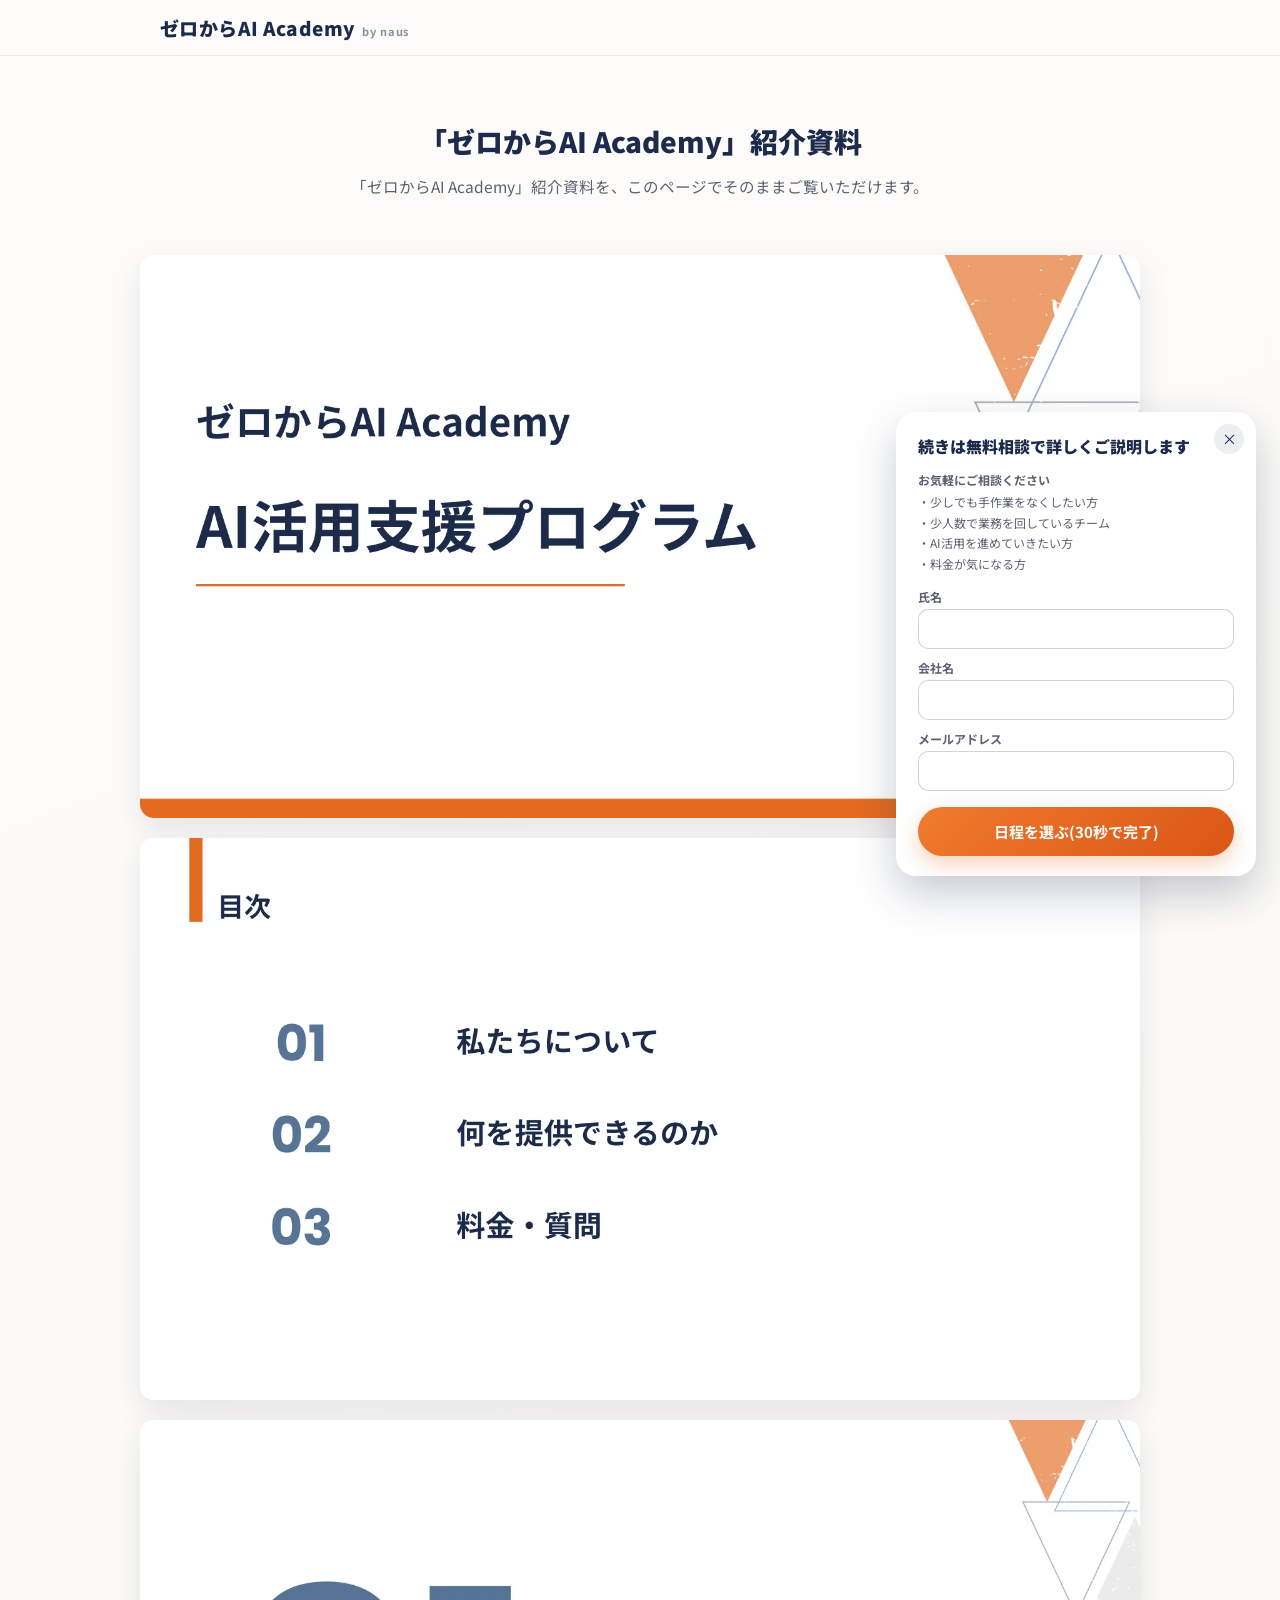
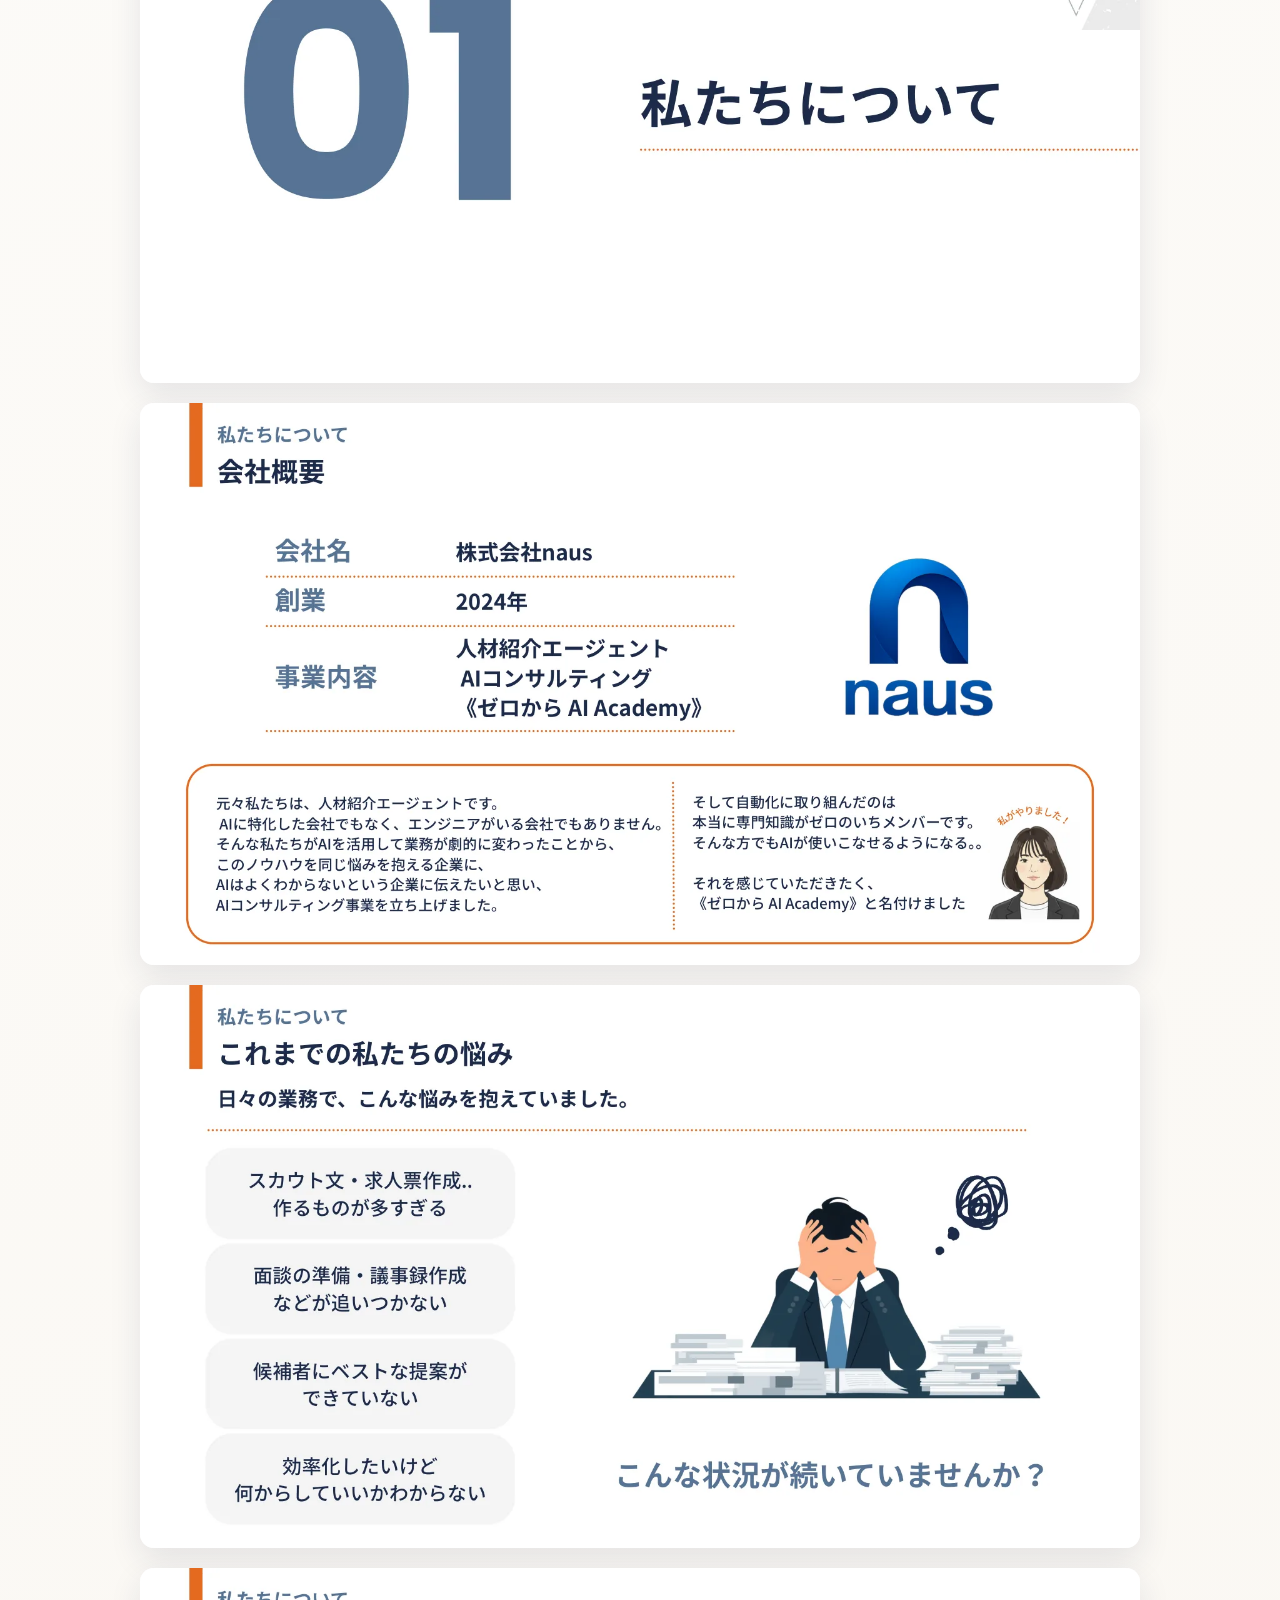
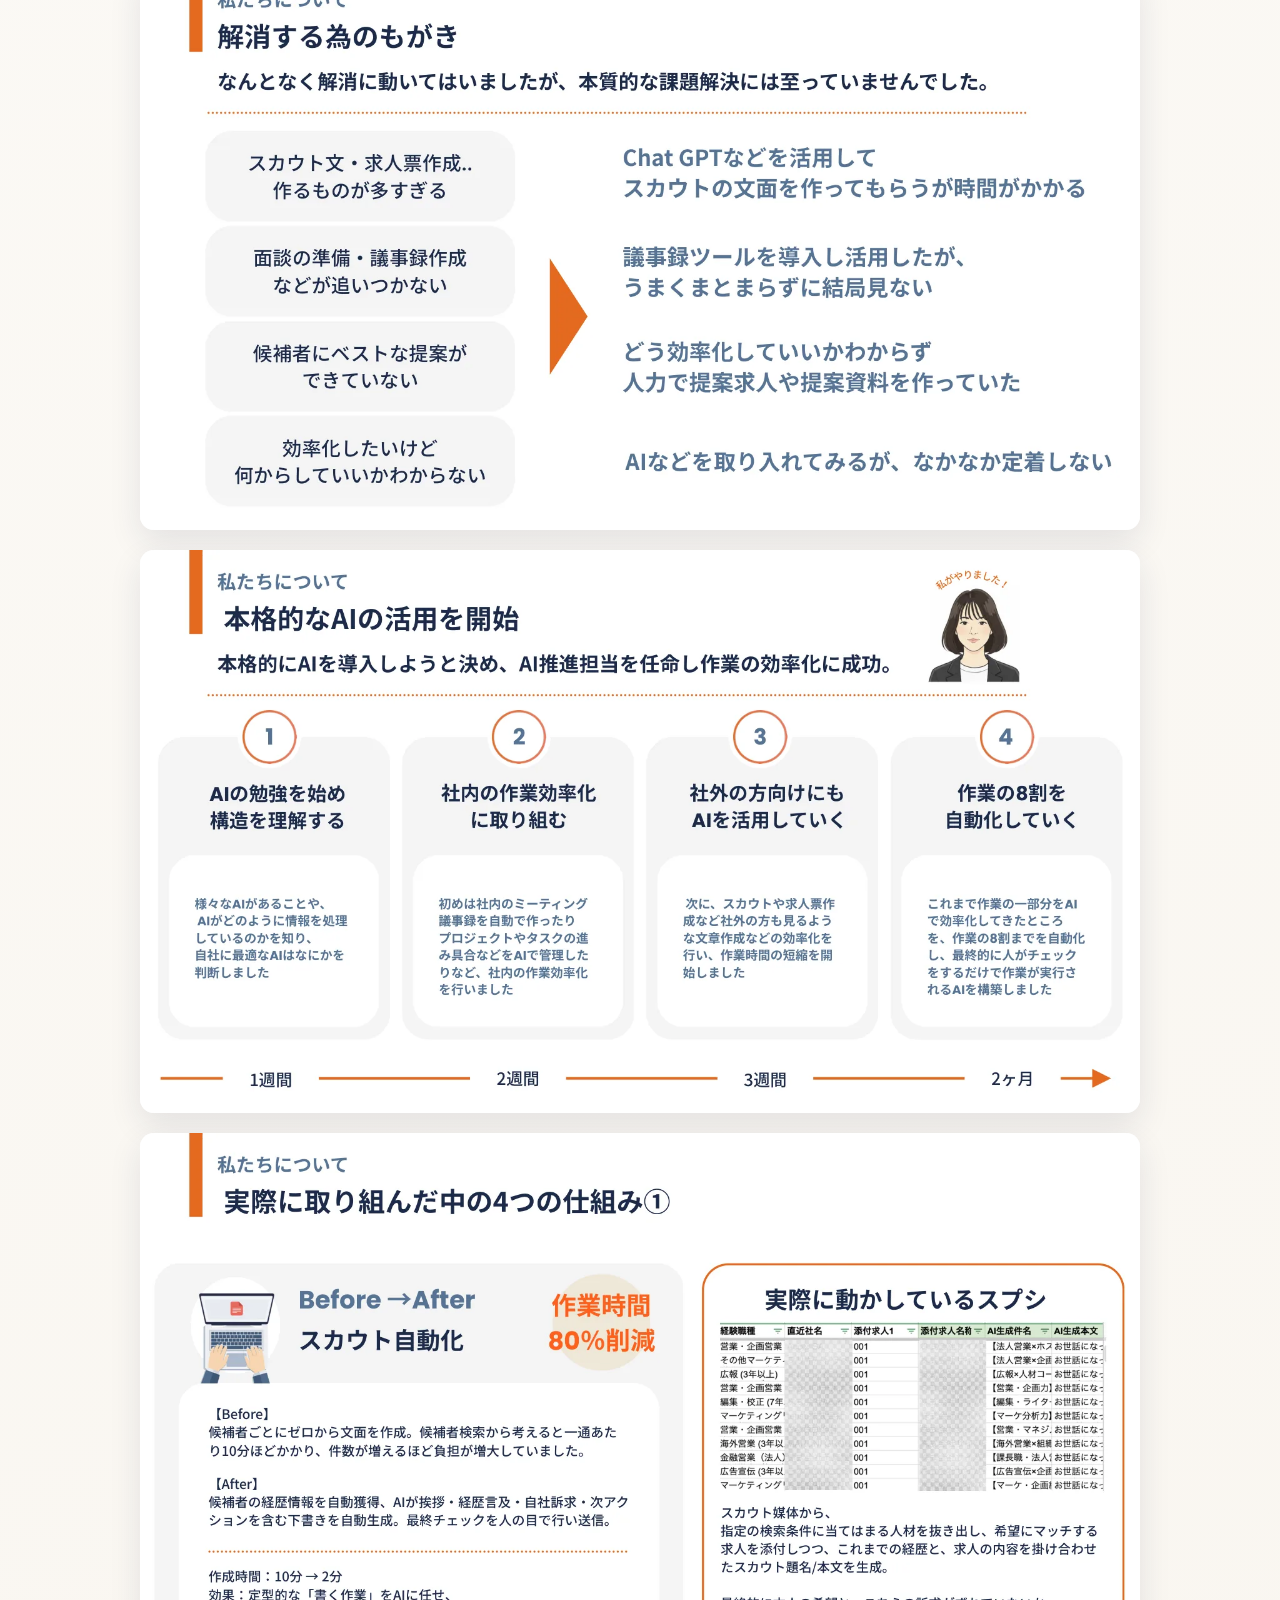
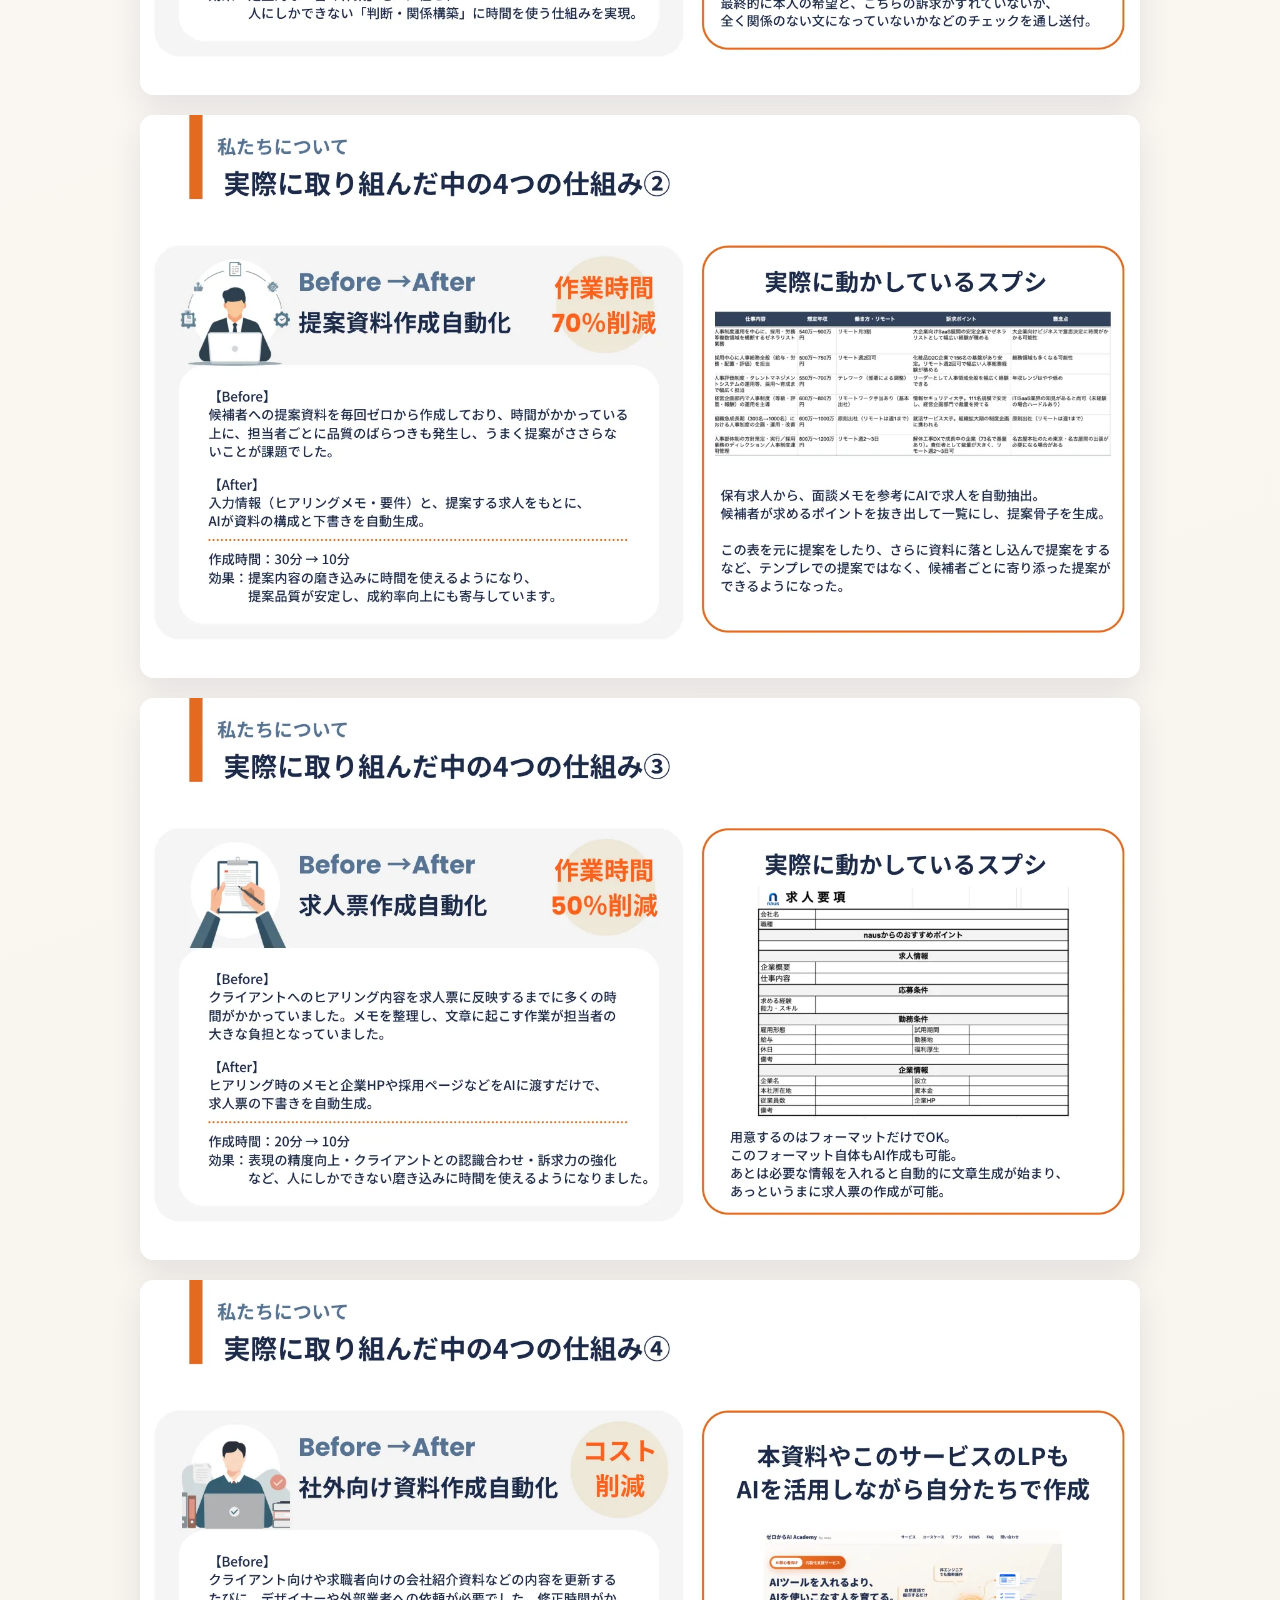
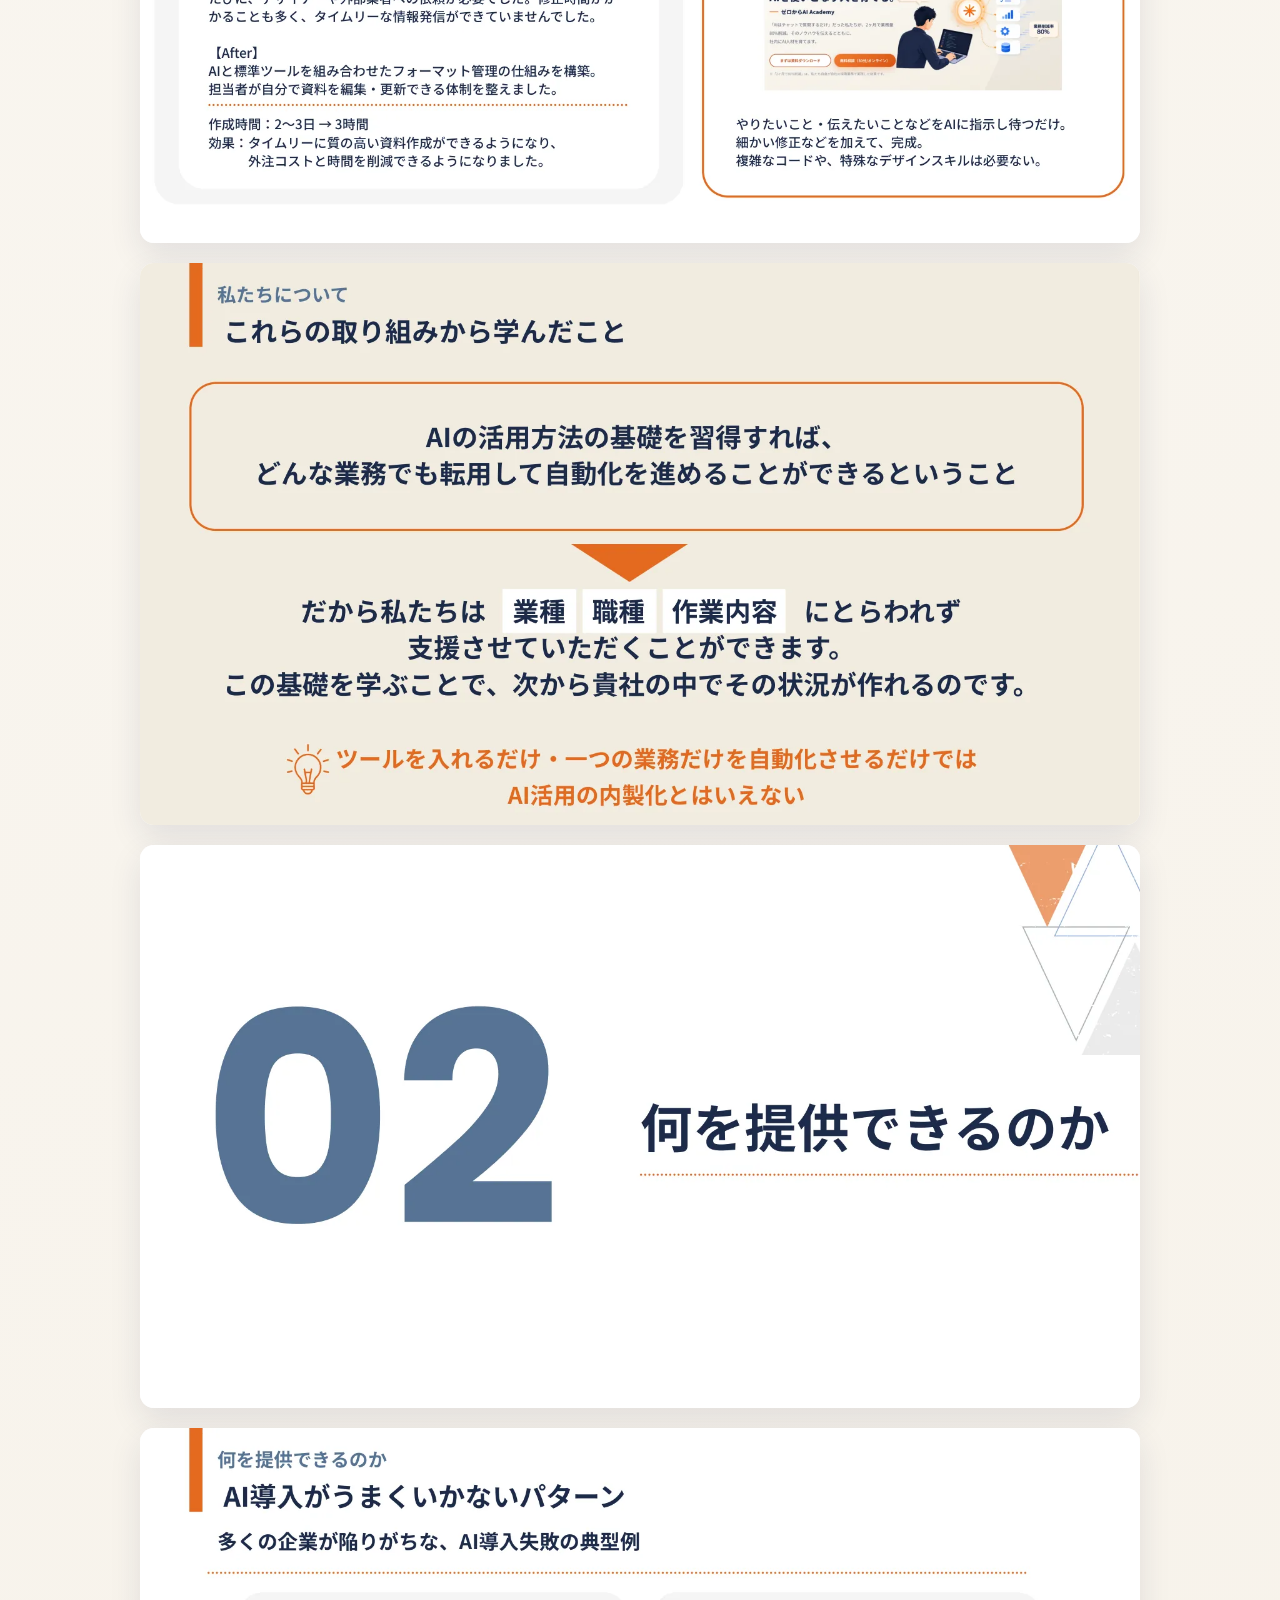
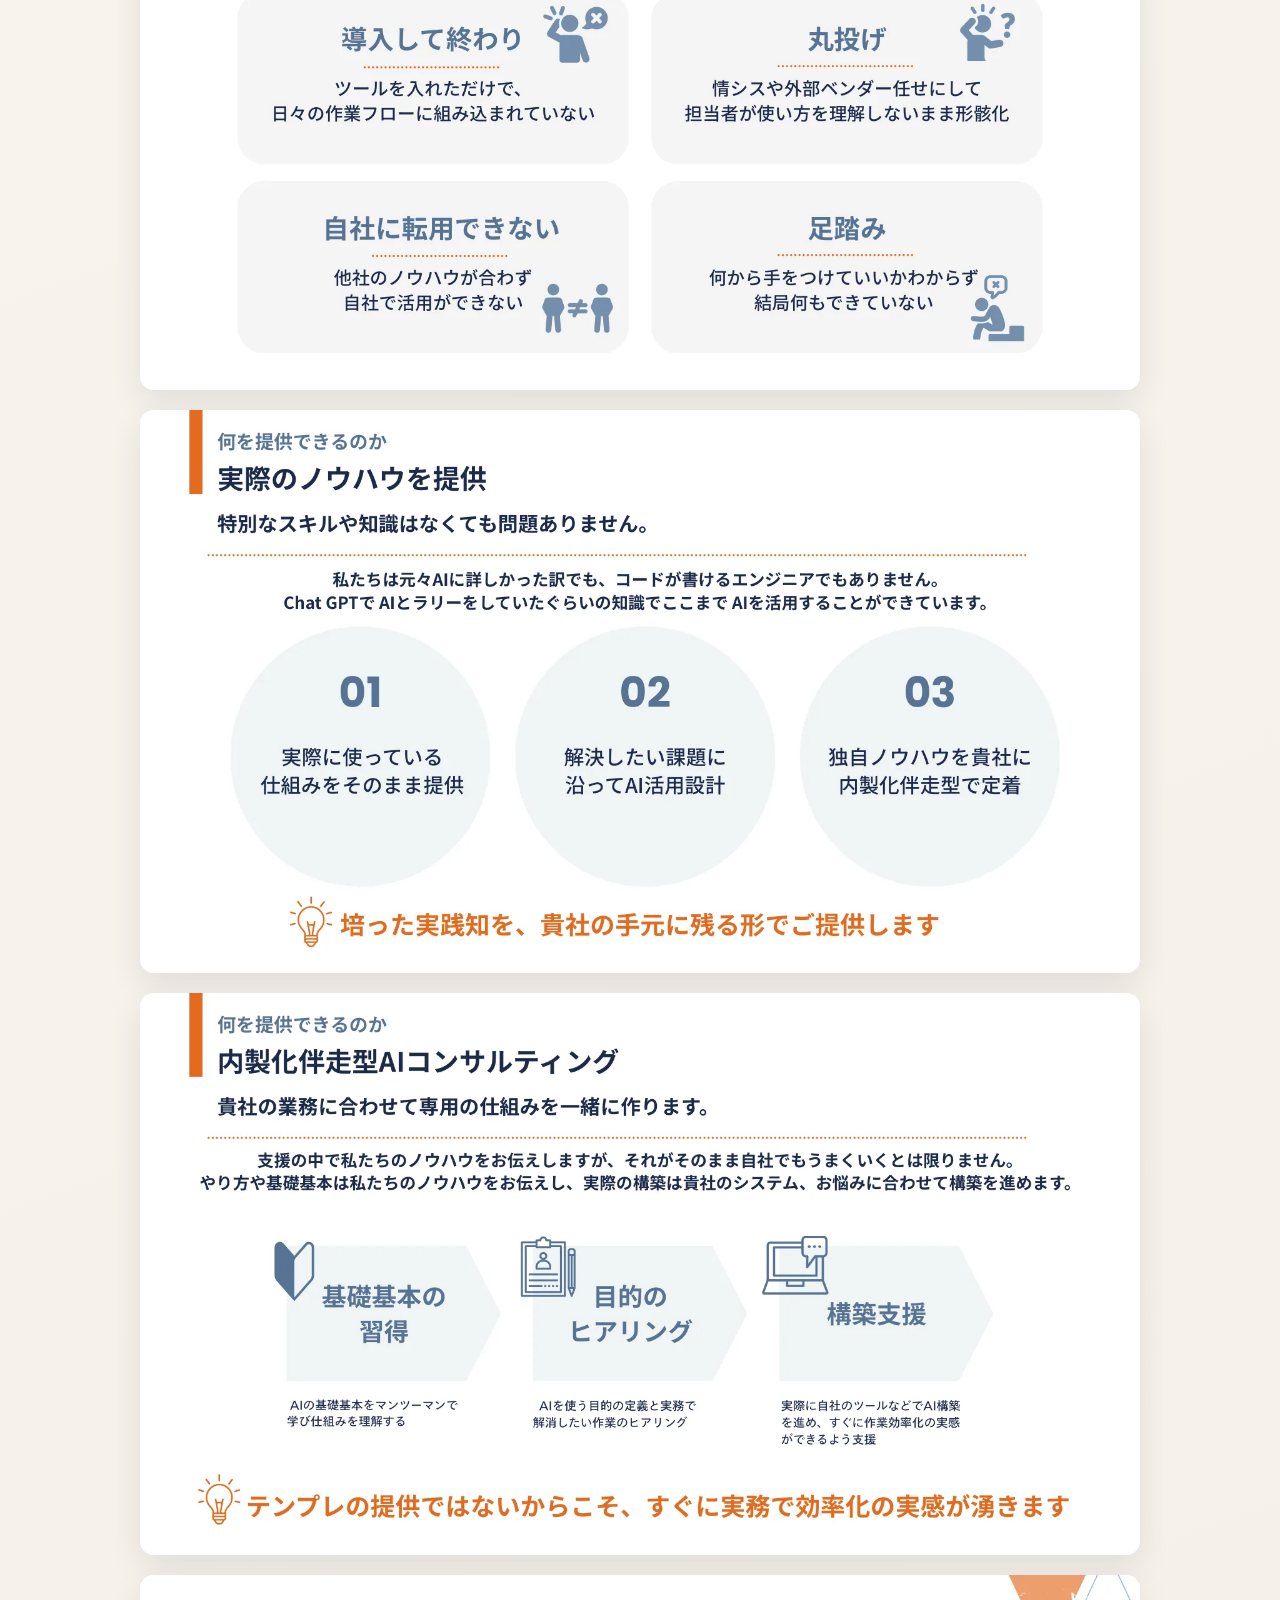
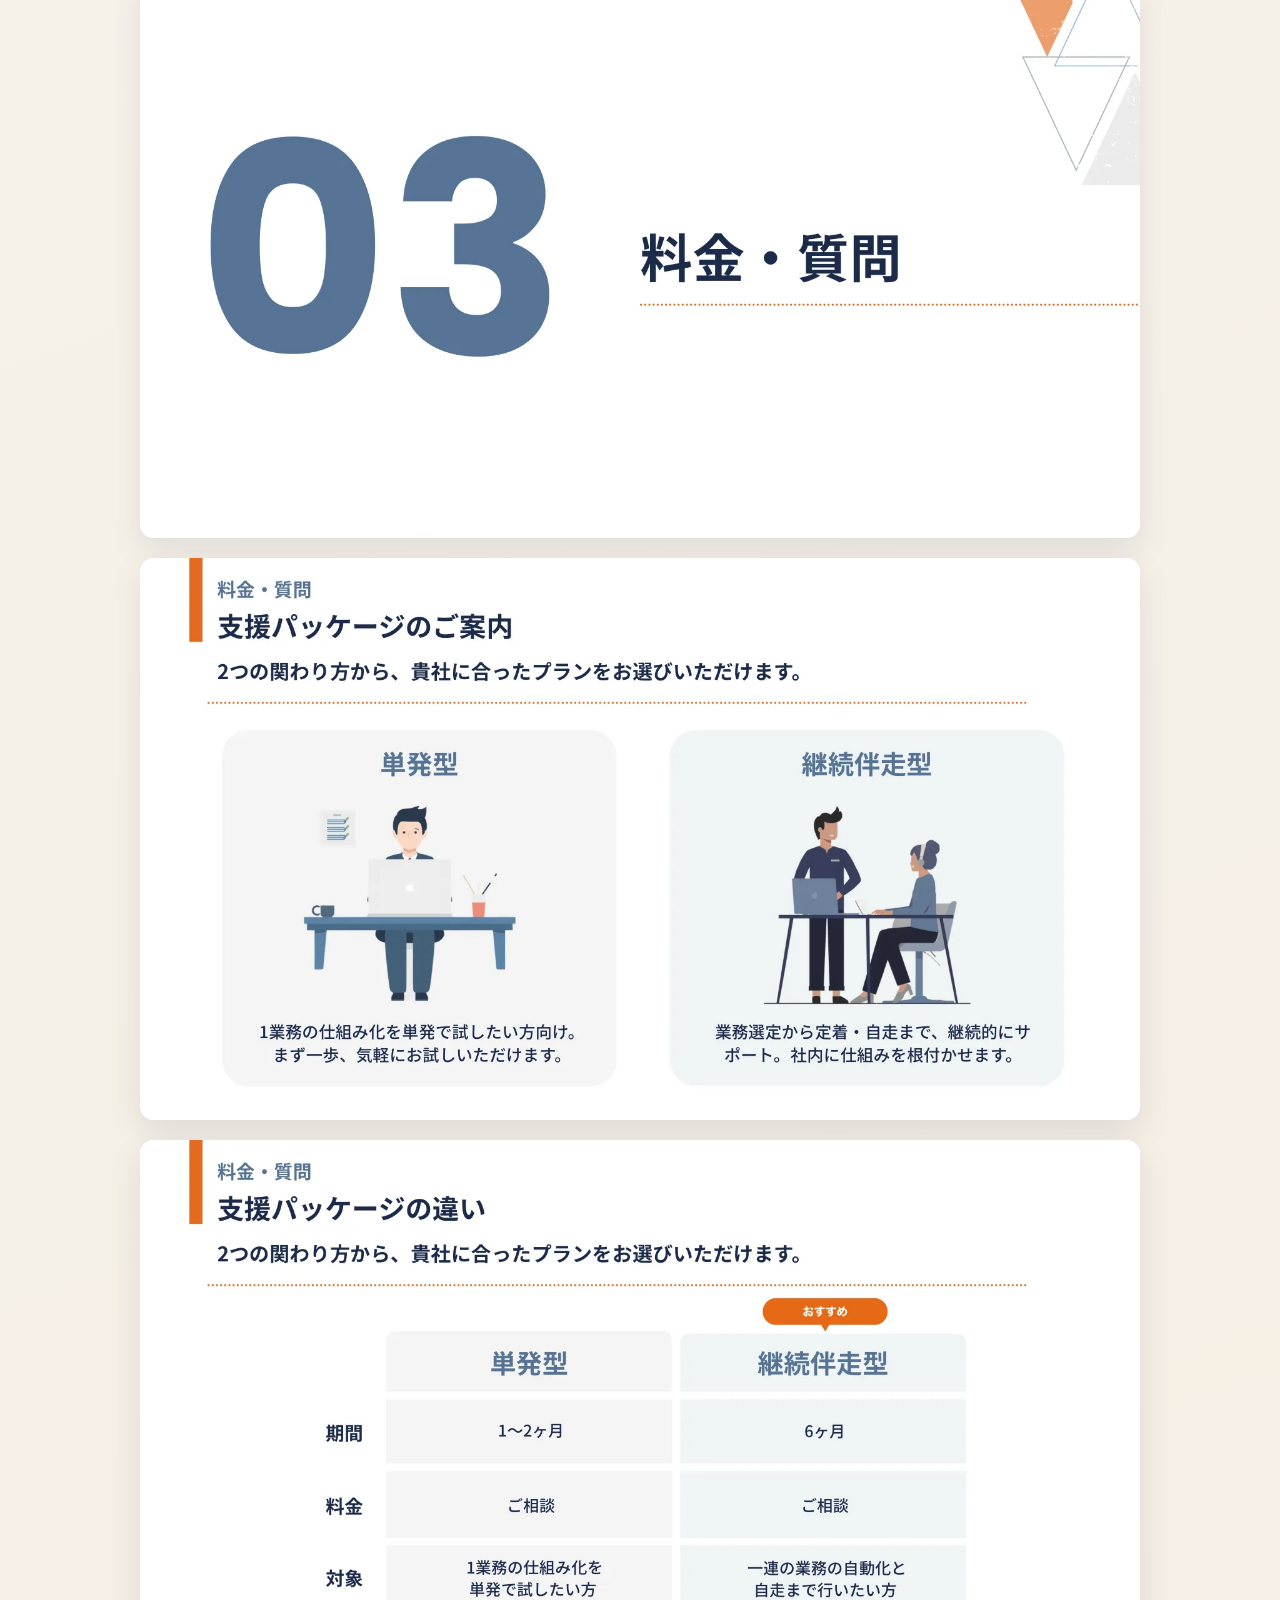
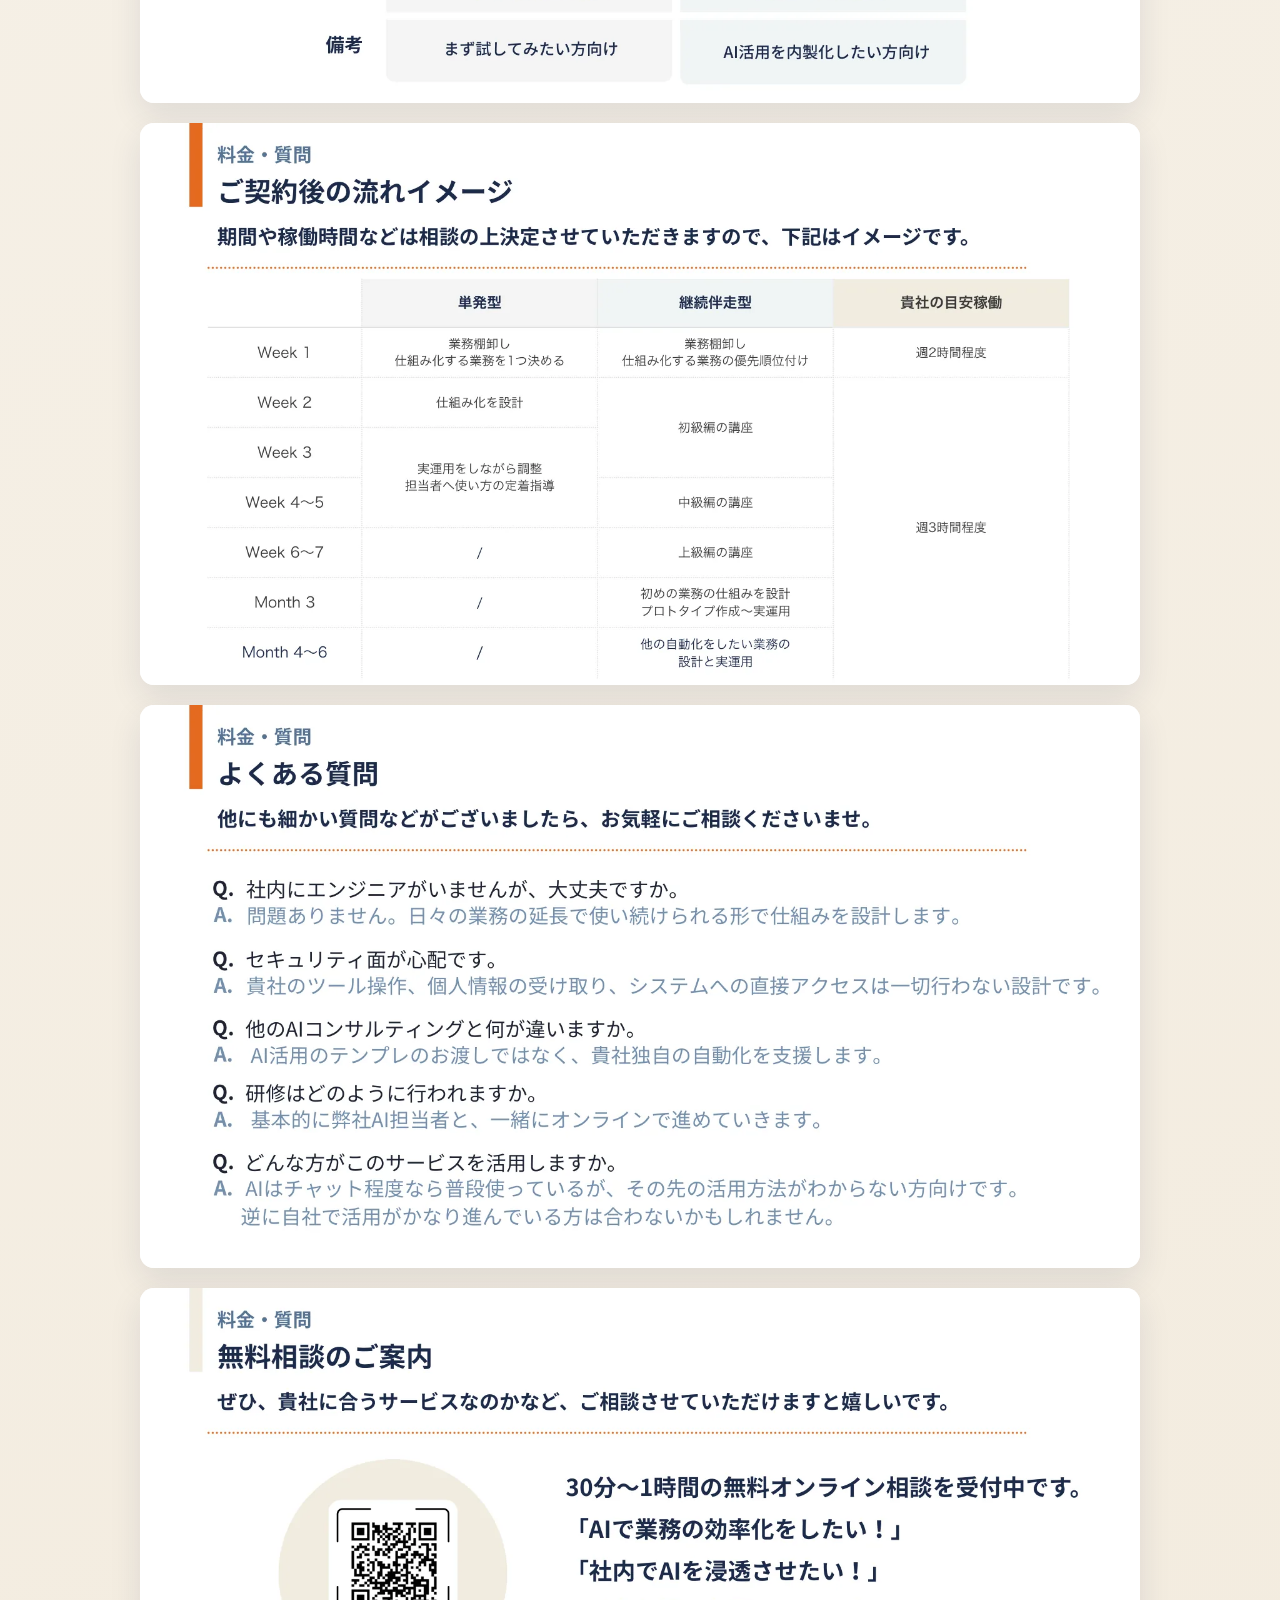
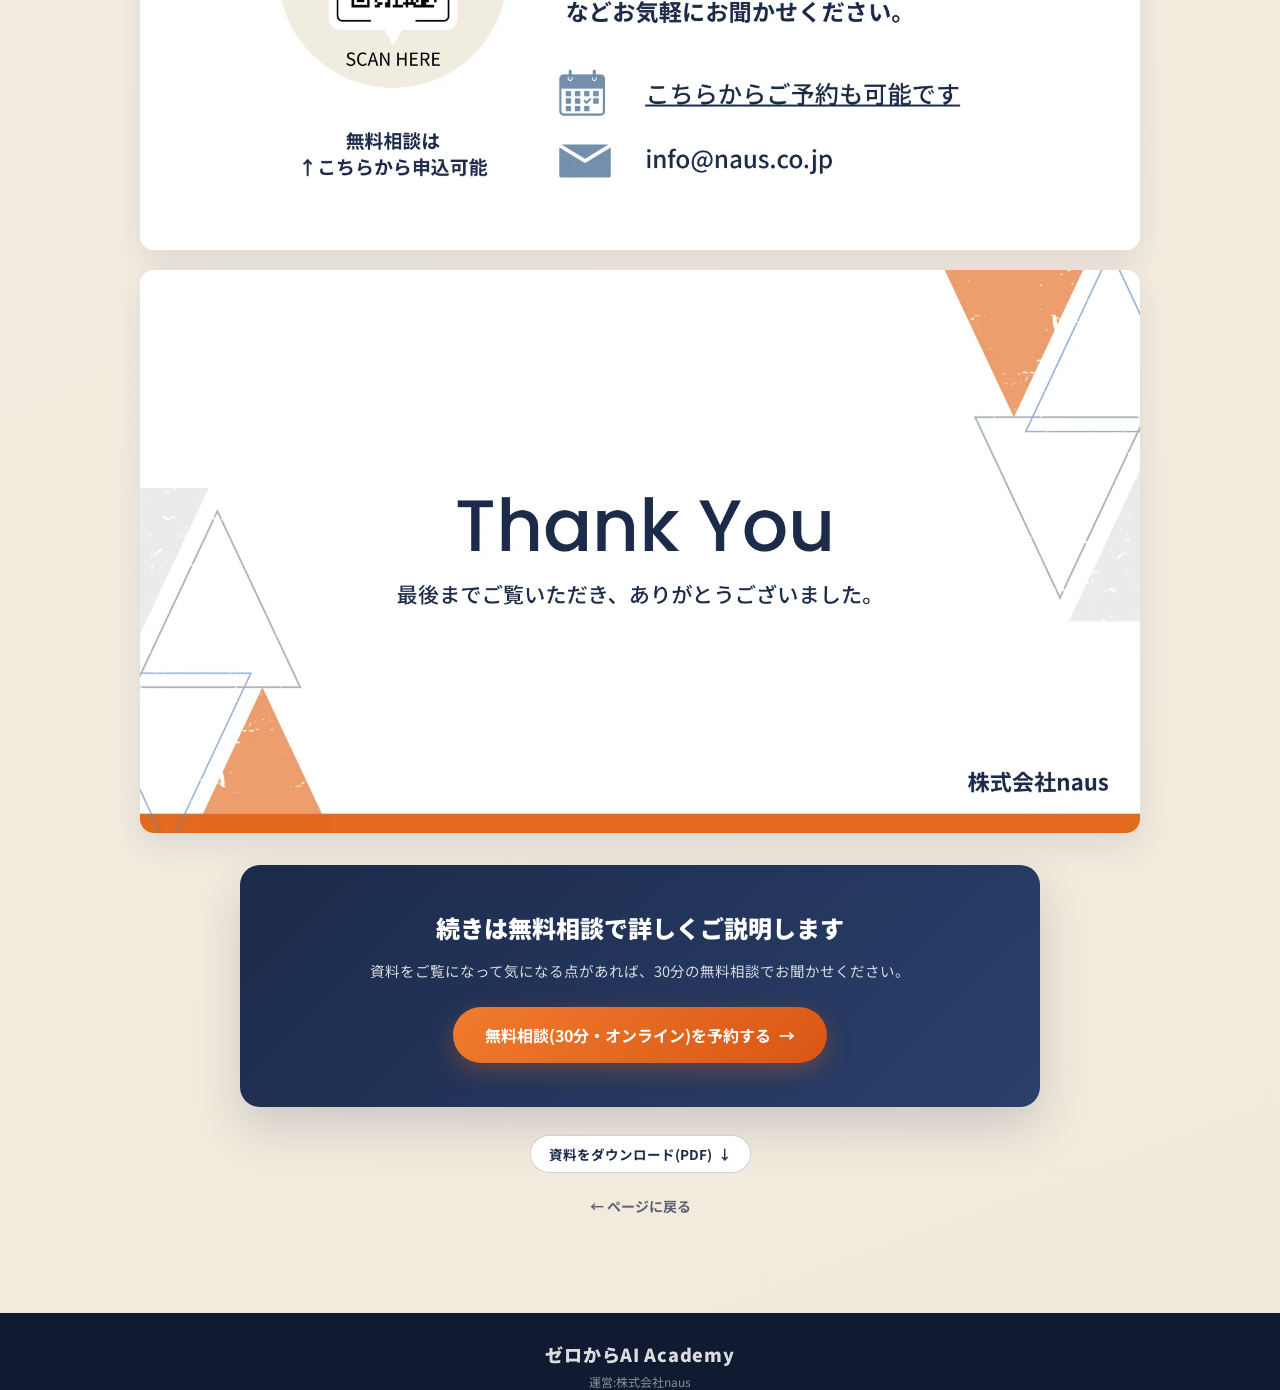
<file: document/index.html>
<!DOCTYPE html>
<html lang="ja">
<head>
<meta charset="utf-8">
<!-- Google Tag Manager -->
<script>(function(w,d,s,l,i){w[l]=w[l]||[];w[l].push({'gtm.start':
new Date().getTime(),event:'gtm.js'});var f=d.getElementsByTagName(s)[0],
j=d.createElement(s),dl=l!='dataLayer'?'&l='+l:'';j.async=true;j.src=
'https://www.googletagmanager.com/gtm.js?id='+i+dl;f.parentNode.insertBefore(j,f);
})(window,document,'script','dataLayer','GTM-KH89TTSH');</script>
<!-- End Google Tag Manager -->
<meta name="viewport" content="width=device-width, initial-scale=1">
<meta name="robots" content="noindex">
<title>紹介資料|ゼロからAI Academy | naus</title>
<meta name="description" content="「ゼロからAI Academy」紹介資料のページです。">
<link rel="preconnect" href="https://fonts.googleapis.com">
<link rel="preconnect" href="https://fonts.gstatic.com" crossorigin>
<link href="https://fonts.googleapis.com/css2?family=Noto+Sans+JP:wght@400;500;700;900&display=swap" rel="stylesheet">
<style>
body{margin:0;background:#FDFCFA;color:#232733;font-family:'Noto Sans JP',sans-serif;-webkit-font-smoothing:antialiased;}
a{color:#1C2B4B;}
a:hover{color:#D95F14;}
</style>
<link rel="stylesheet" href="/assets/viewer/viewer.css">
<link rel="stylesheet" href="/assets/booking/booking.css">
</head>
<body>
<!-- Google Tag Manager (noscript) -->
<noscript><iframe src="https://www.googletagmanager.com/ns.html?id=GTM-KH89TTSH"
height="0" width="0" style="display:none;visibility:hidden"></iframe></noscript>
<!-- End Google Tag Manager (noscript) -->

<!-- ===== ヘッダー(最小構成) ===== -->
<header style="background:rgba(253,252,250,.92);border-bottom:1px solid rgba(28,43,75,.08)">
  <div style="max-width:960px;margin:0 auto;padding:14px 20px;display:flex;align-items:center;justify-content:space-between;gap:12px">
    <a href="/" aria-label="トップページへ戻る" style="display:inline-flex;align-items:baseline;gap:8px;min-width:0;color:#1C2B4B;text-decoration:none"><span style="font-weight:900;font-size:clamp(15px,4vw,19px);letter-spacing:.02em;white-space:nowrap">ゼロからAI Academy</span><span style="font-weight:700;font-size:11px;letter-spacing:.06em;color:#8A8F9C;white-space:nowrap">by naus</span></a>
  </div>
</header>

<!-- ===== 資料ビューア ===== -->
<main class="dv-main">
  <div class="dv-head">
    <h1 class="dv-title">「ゼロからAI Academy」紹介資料</h1>
    <p class="dv-lead">「ゼロからAI Academy」紹介資料を、このページでそのままご覧いただけます。</p>
  </div>
  <div class="dv-wrap">
    <div data-viewer="consult" data-src="/assets/viewer-pages/intro/" data-pages="23" data-alt="ゼロからAI Academy 紹介資料"></div>
    <noscript><p class="dv-noscript">資料を表示できませんでした。下の「資料をダウンロード(PDF)」からご覧ください。</p></noscript>
    <section class="dv-cta" aria-labelledby="dv-cta-title">
      <h2 id="dv-cta-title" class="dv-cta-title">続きは無料相談で詳しくご説明します</h2>
      <p class="dv-cta-text">資料をご覧になって気になる点があれば、30分の無料相談でお聞かせください。</p>
      <a href="https://calendar.app.google/F6qpCXCqKXQDYe5D8" target="_blank" rel="noopener" class="dv-cta-btn">無料相談(30分・オンライン)を予約する<span aria-hidden="true">→</span></a>
    </section>
    <p class="dv-dl-wrap"><a href="/assets/zerokara-ai-academy-intro.pdf" download="ゼロからAI Academy_紹介資料.pdf" class="dv-dl">資料をダウンロード(PDF)<span aria-hidden="true">↓</span></a></p>
    <p class="dv-back"><a href="/">← ページに戻る</a></p>
  </div>
</main>

<!-- ===== フッター(最小構成) ===== -->
<footer style="background:#101A30;padding:28px 24px 44px;text-align:center">
  <div style="font-weight:900;font-size:18px;letter-spacing:.04em;color:rgba(255,255,255,.85);margin-bottom:6px">ゼロからAI Academy</div>
  <div style="font-size:12px;color:rgba(255,255,255,.5)">運営:株式会社naus</div>
</footer>

<script src="/assets/viewer/viewer.js"></script>
<script src="/assets/source-fields/source-fields.js" defer></script>
<script src="/assets/booking/booking.js" defer></script>
</body>
</html>
</file>
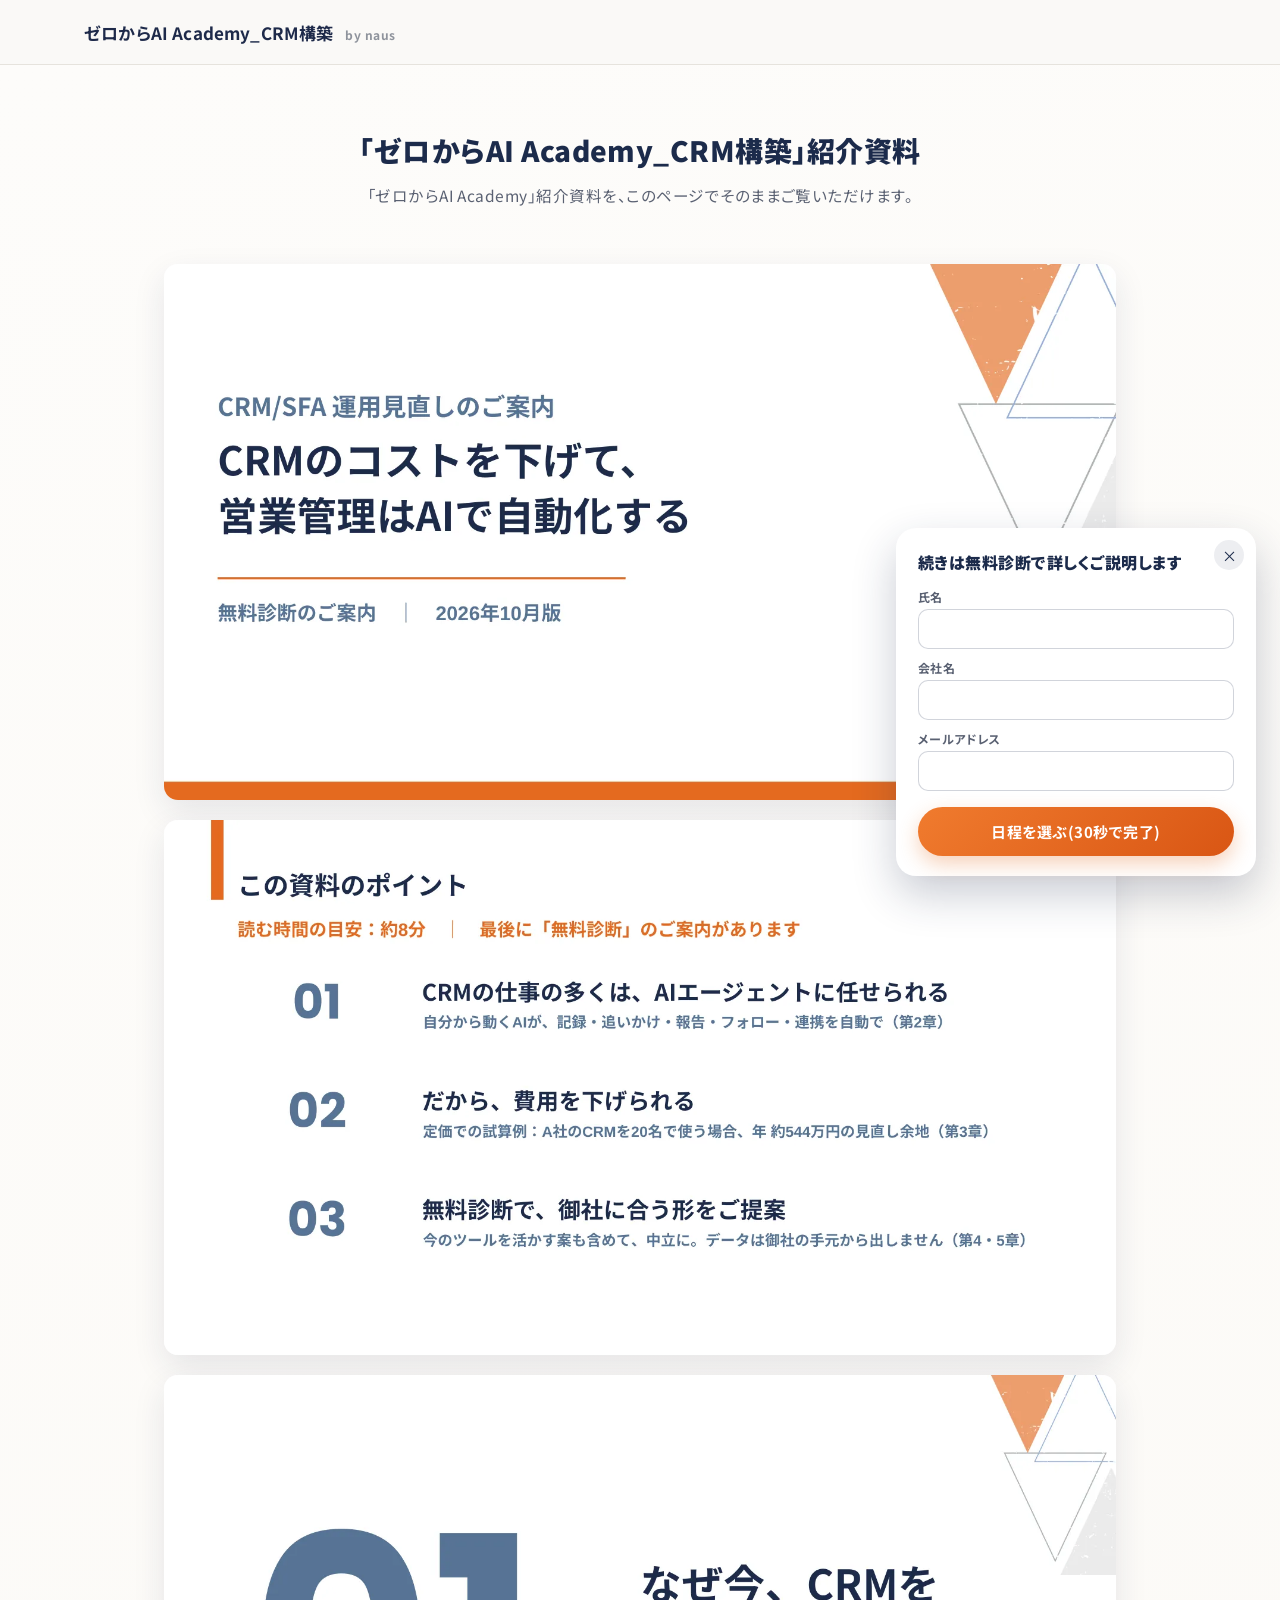
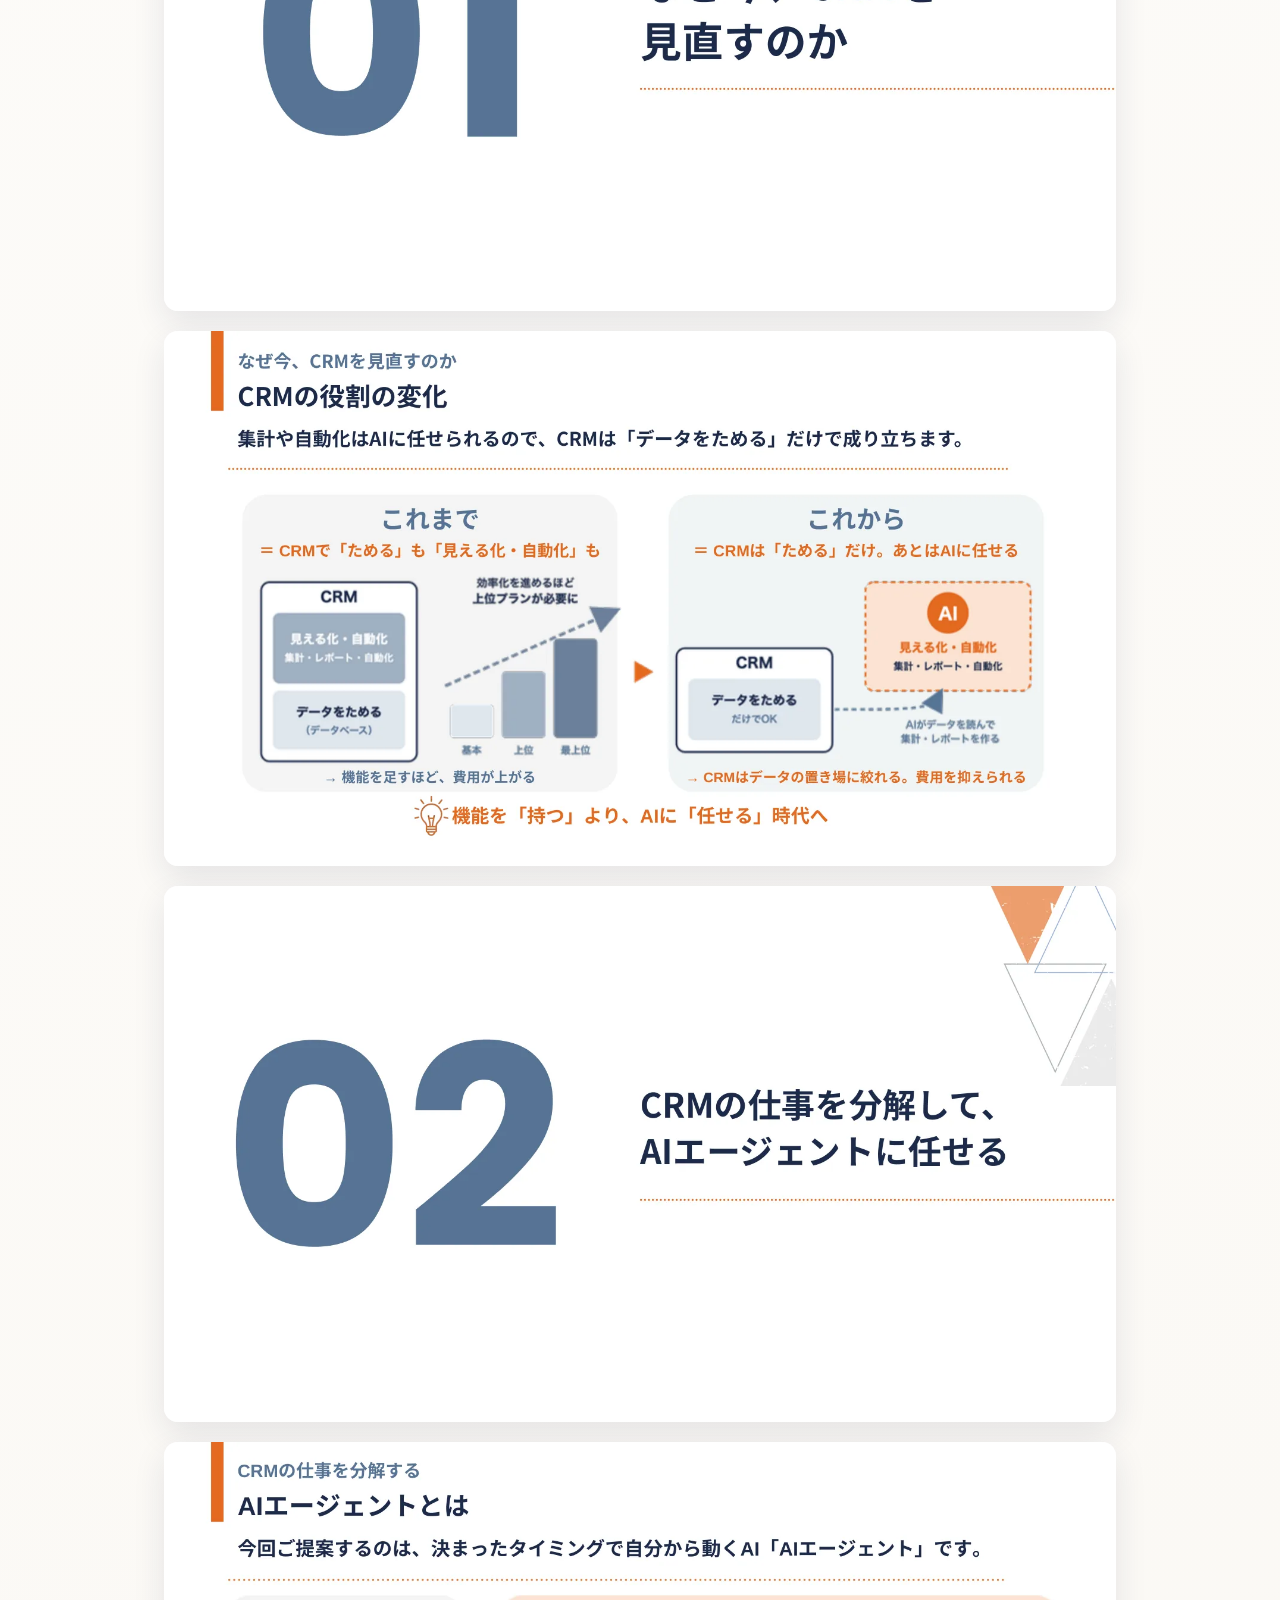
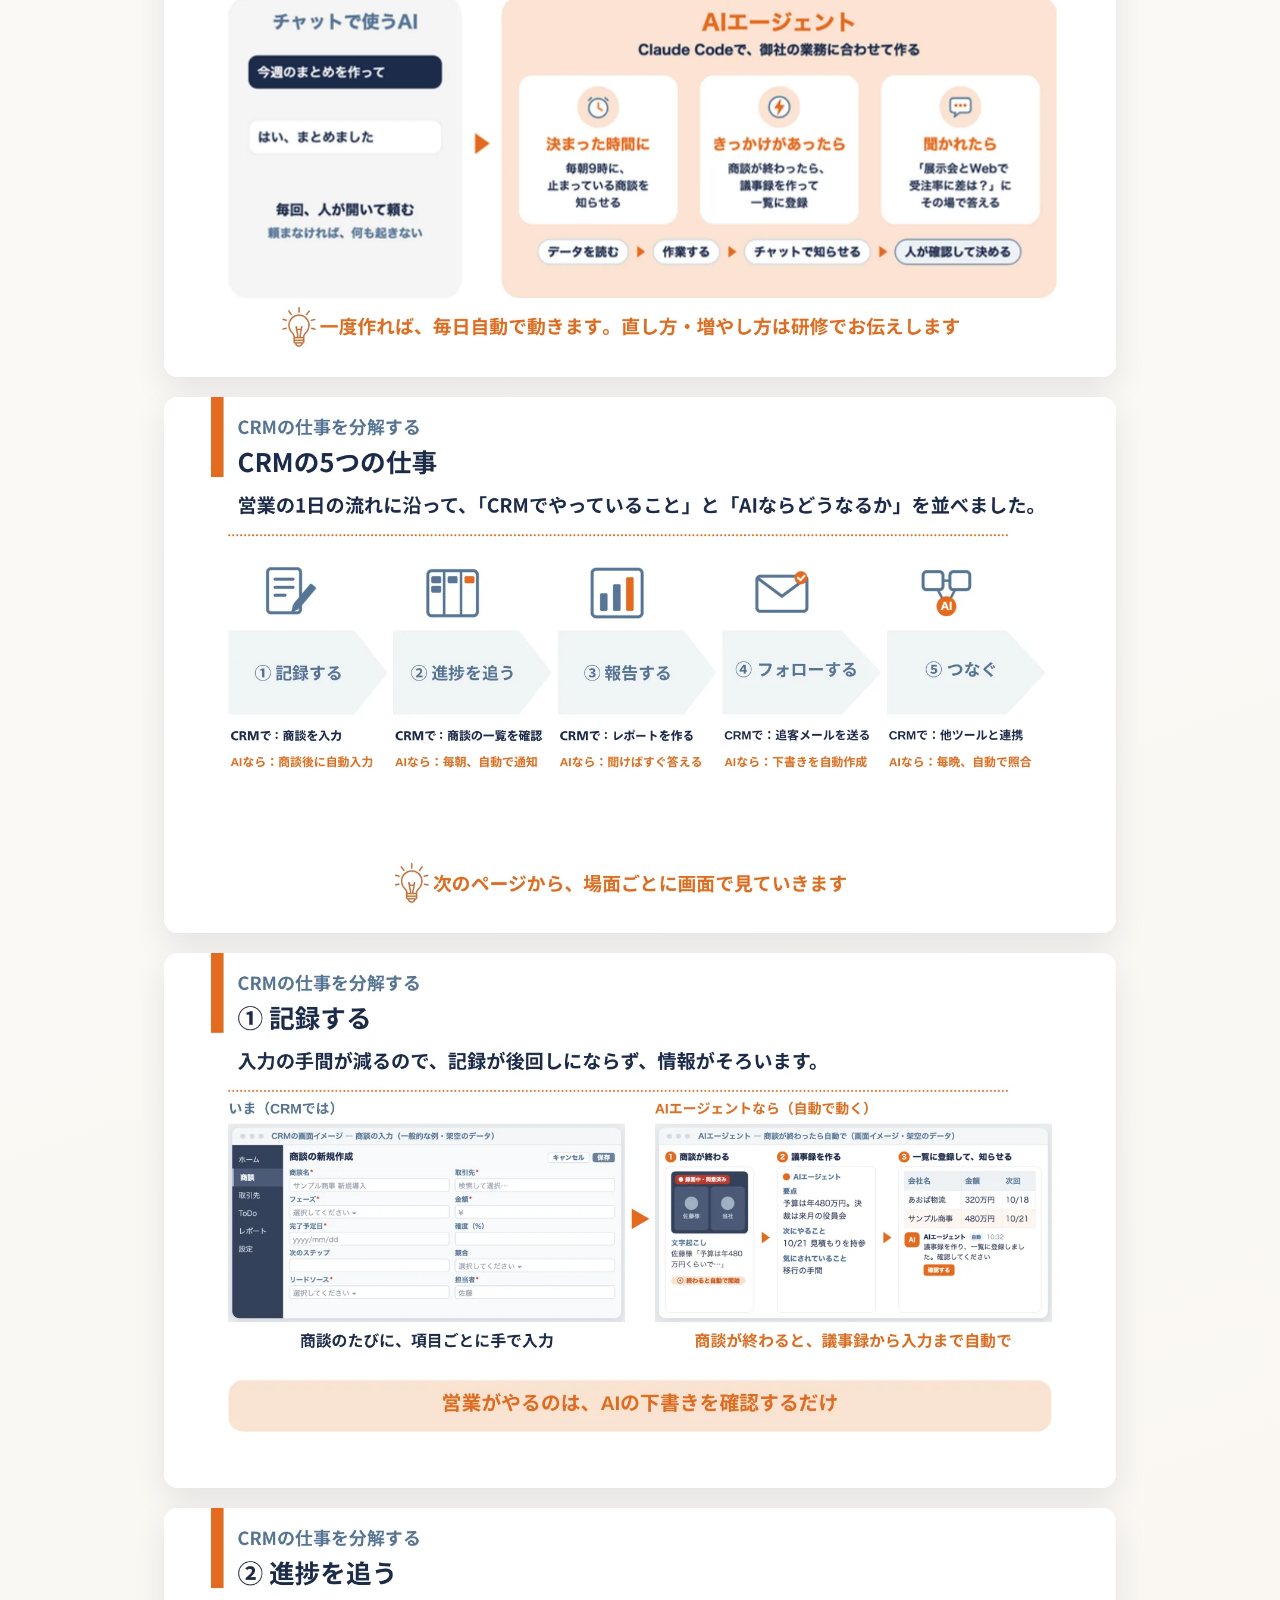
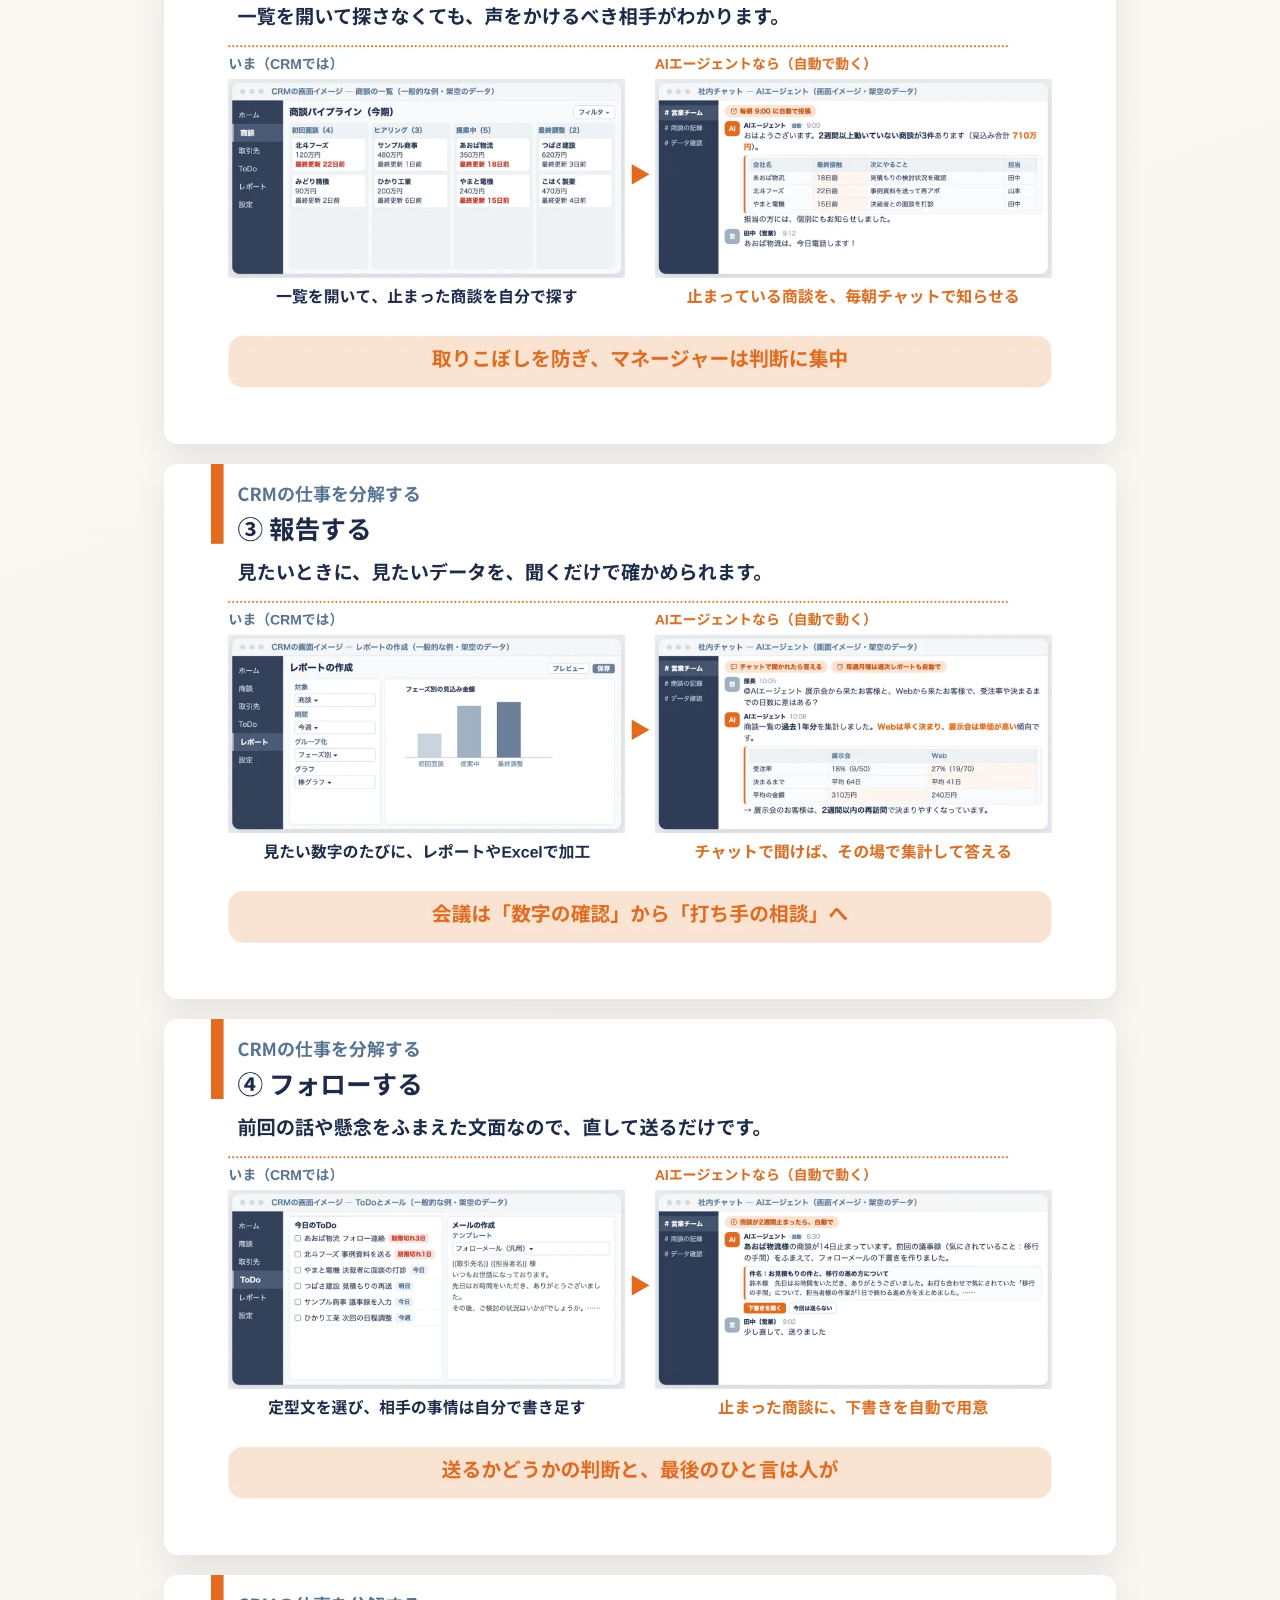
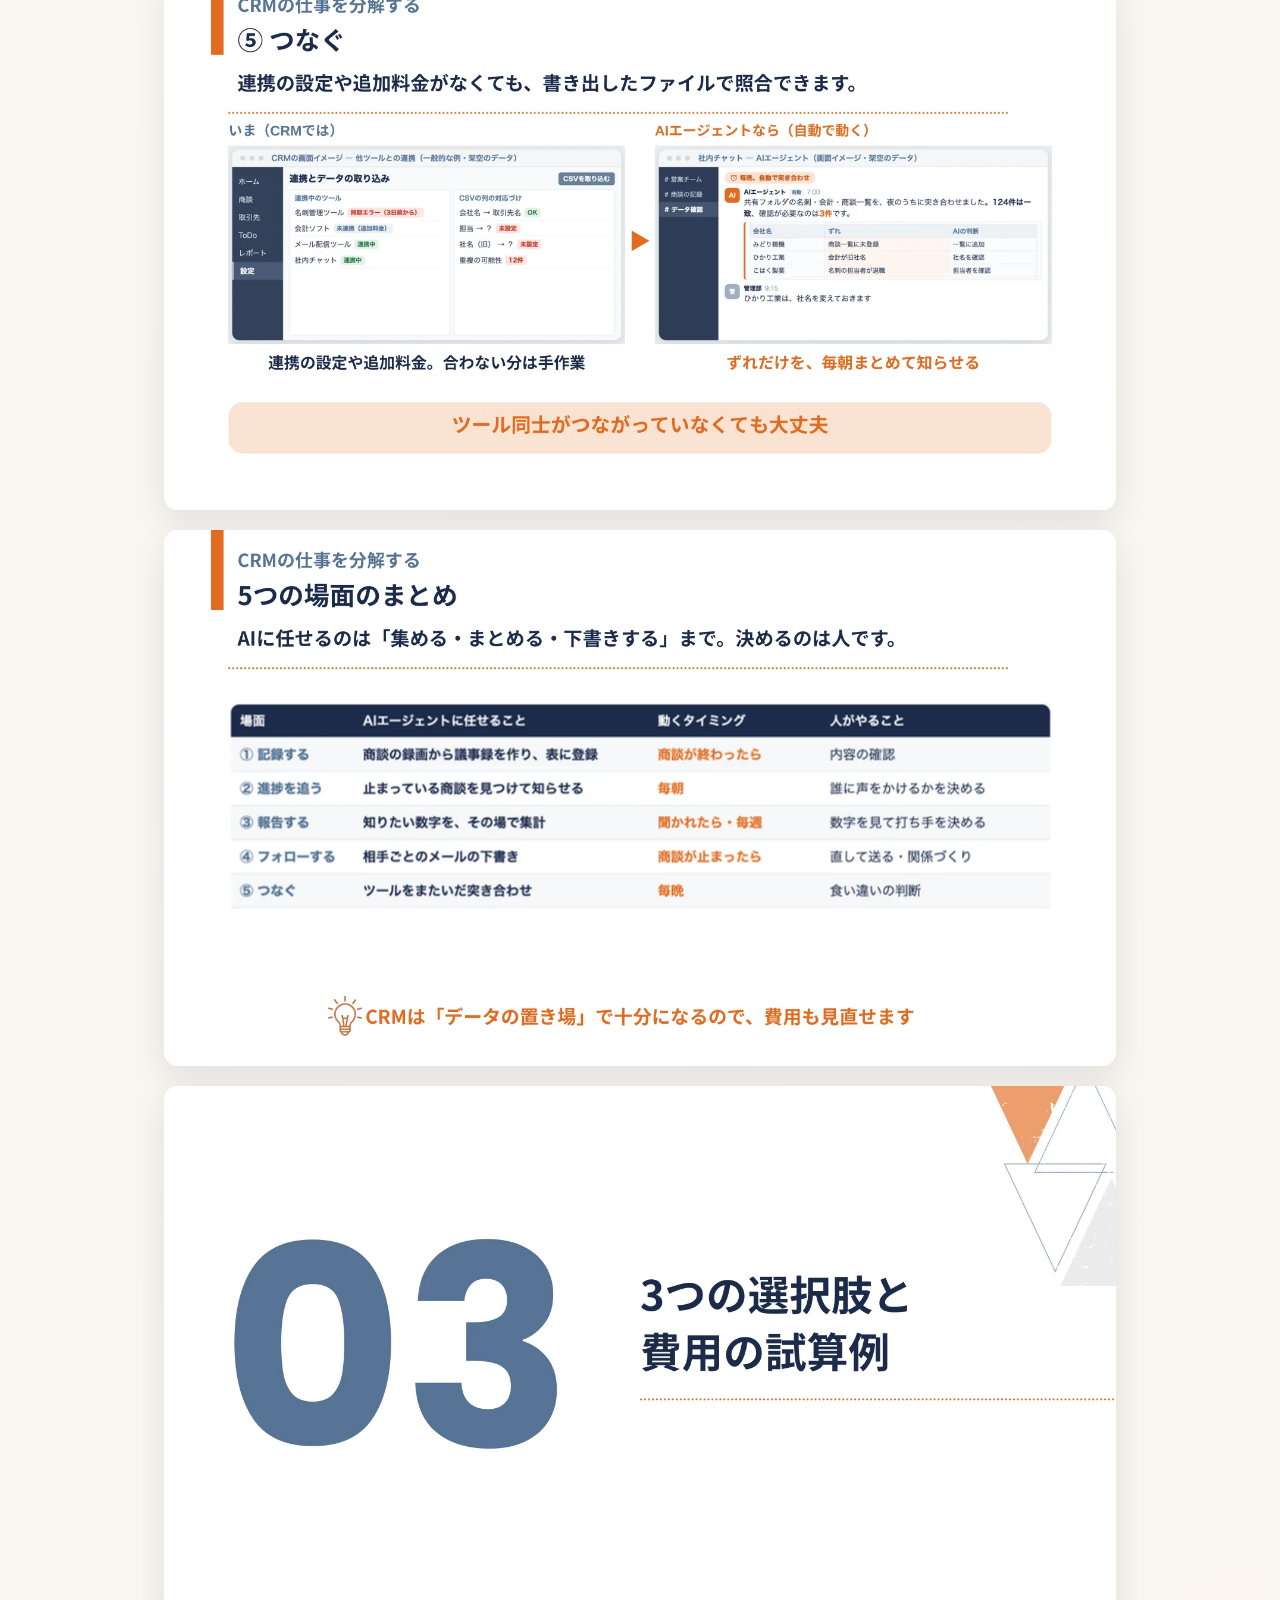
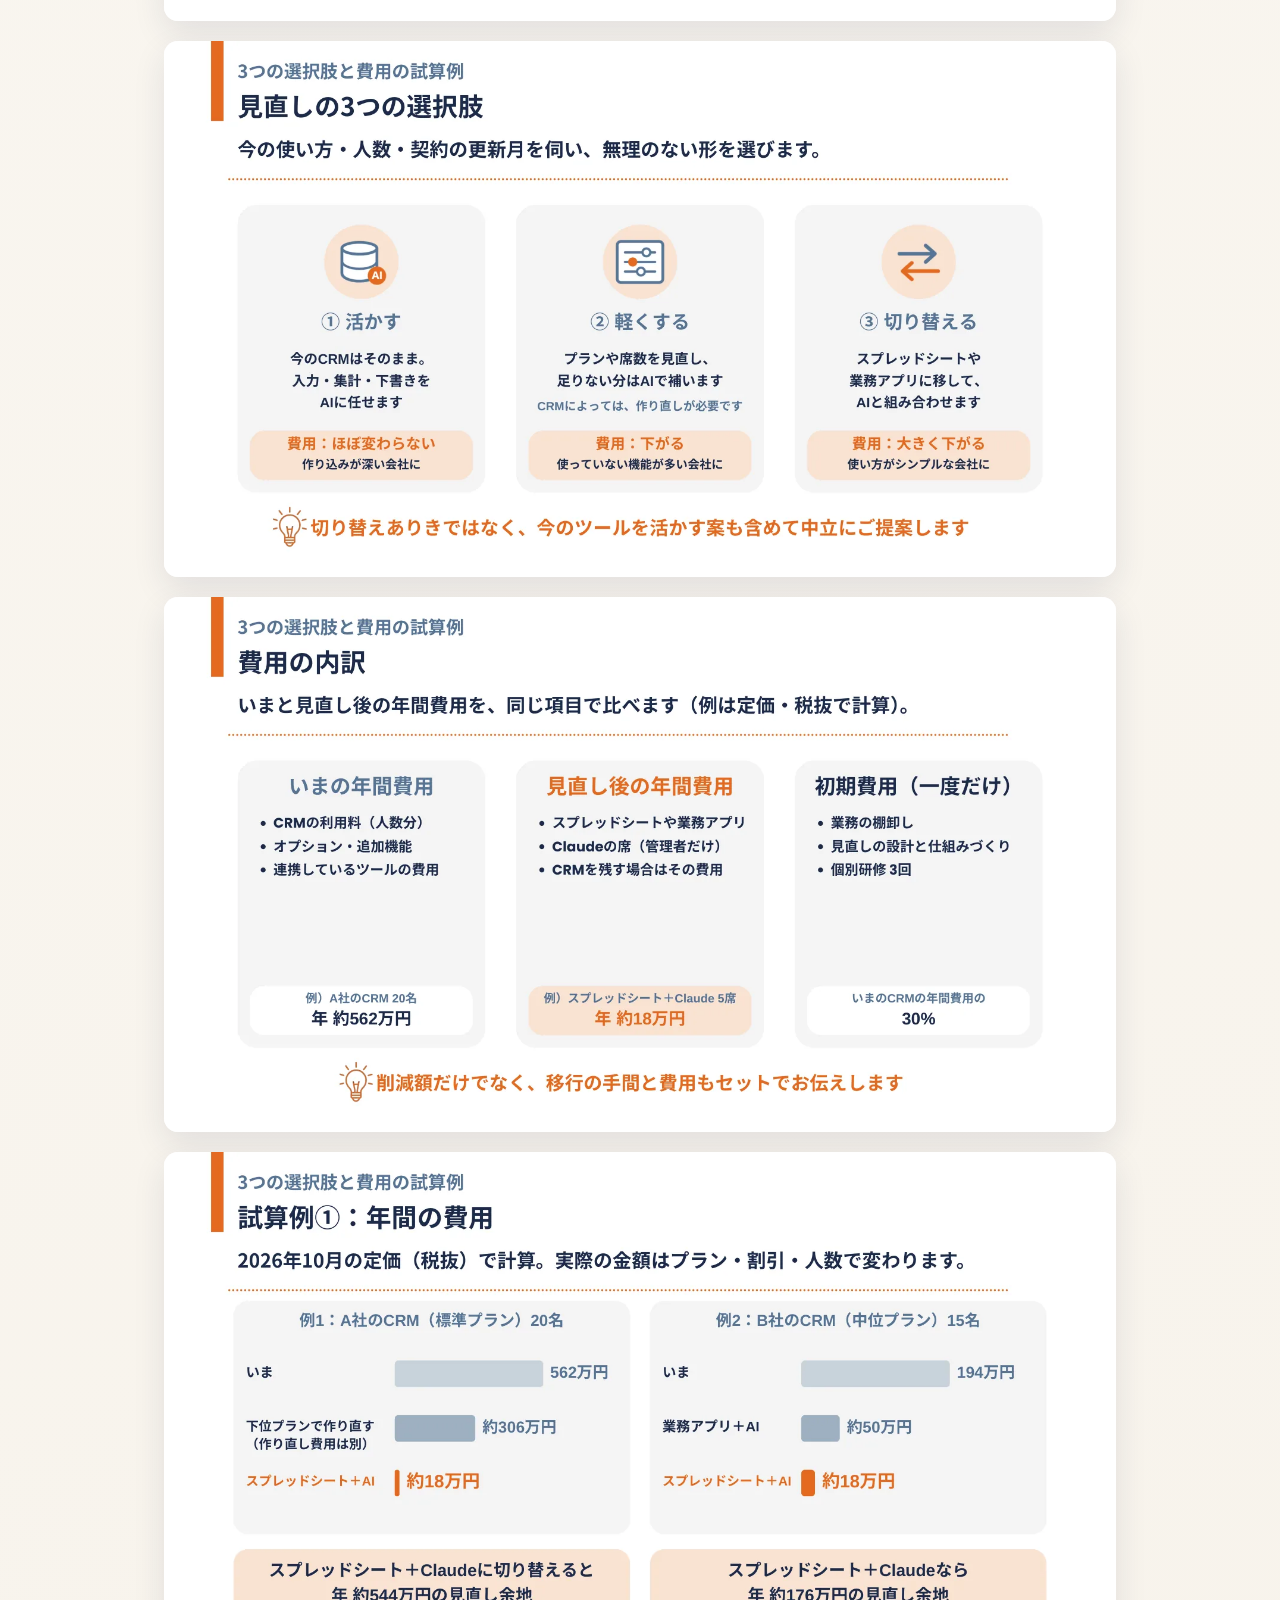
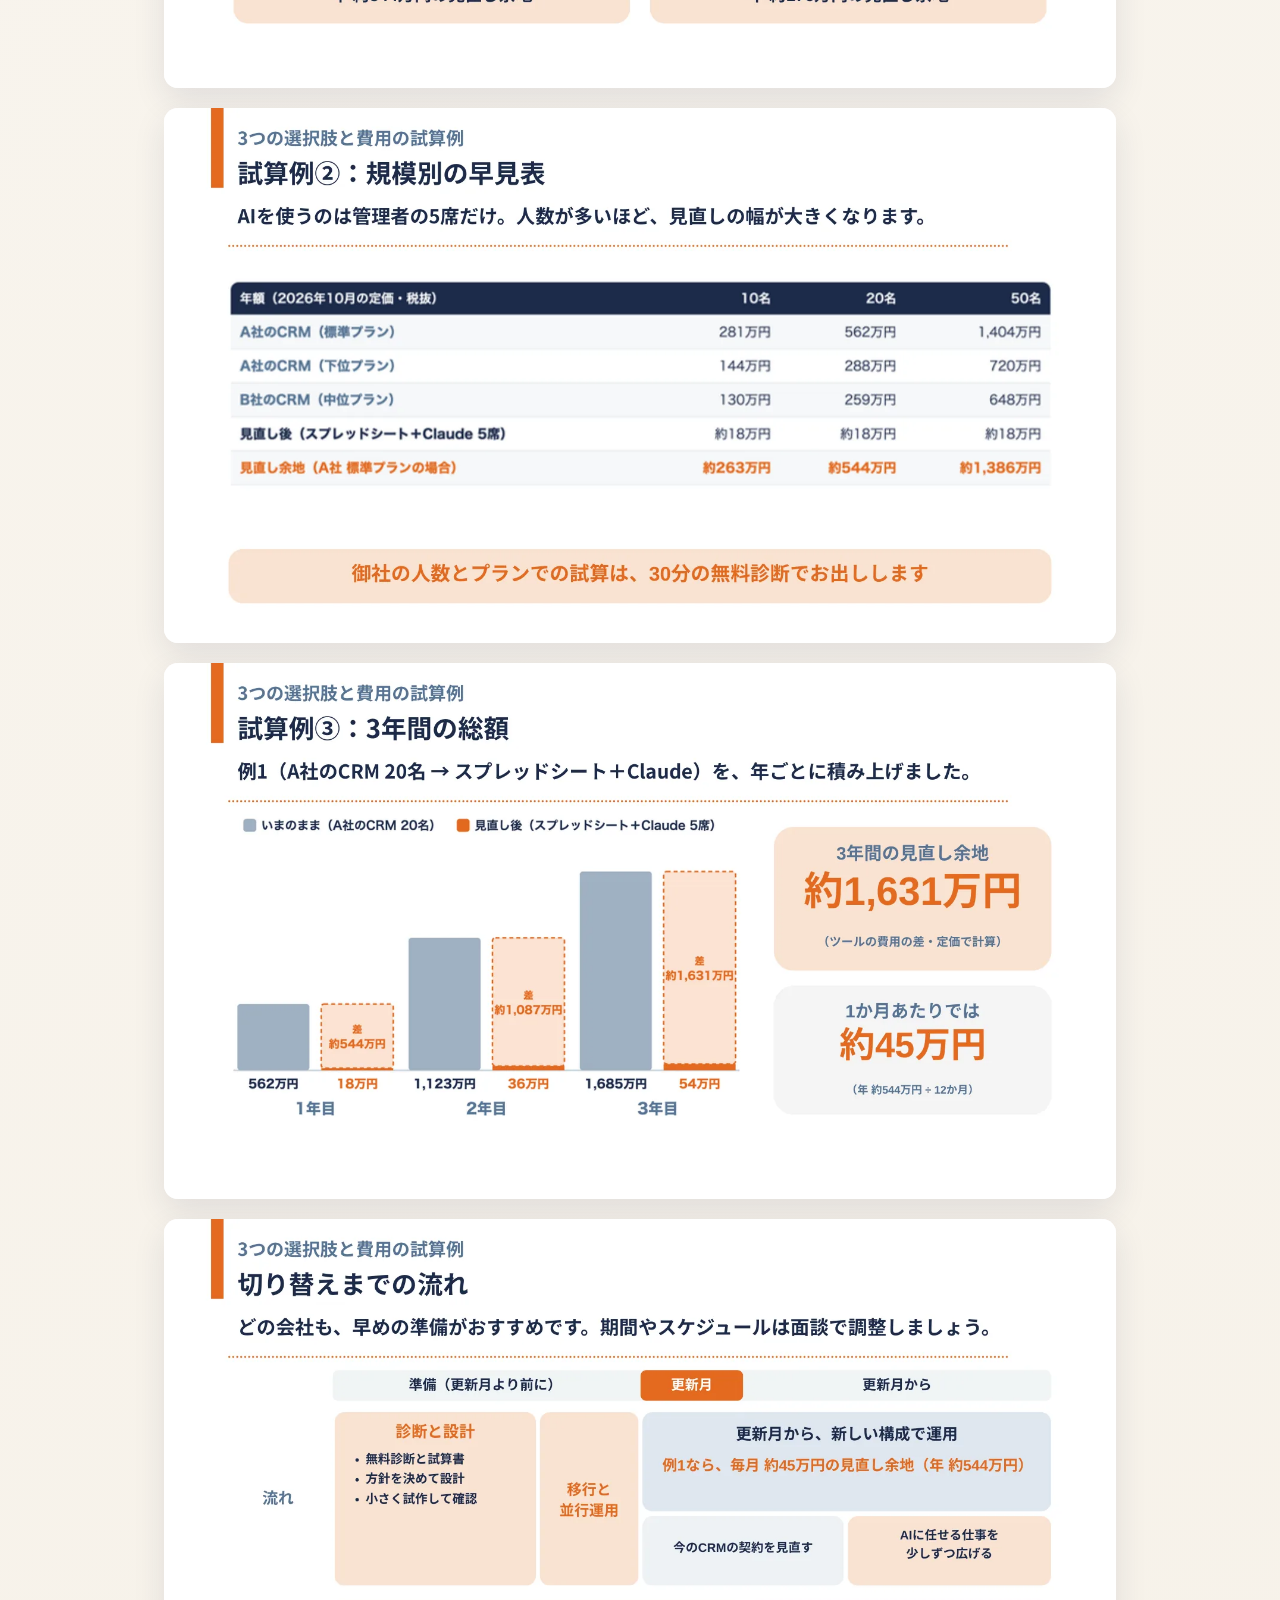
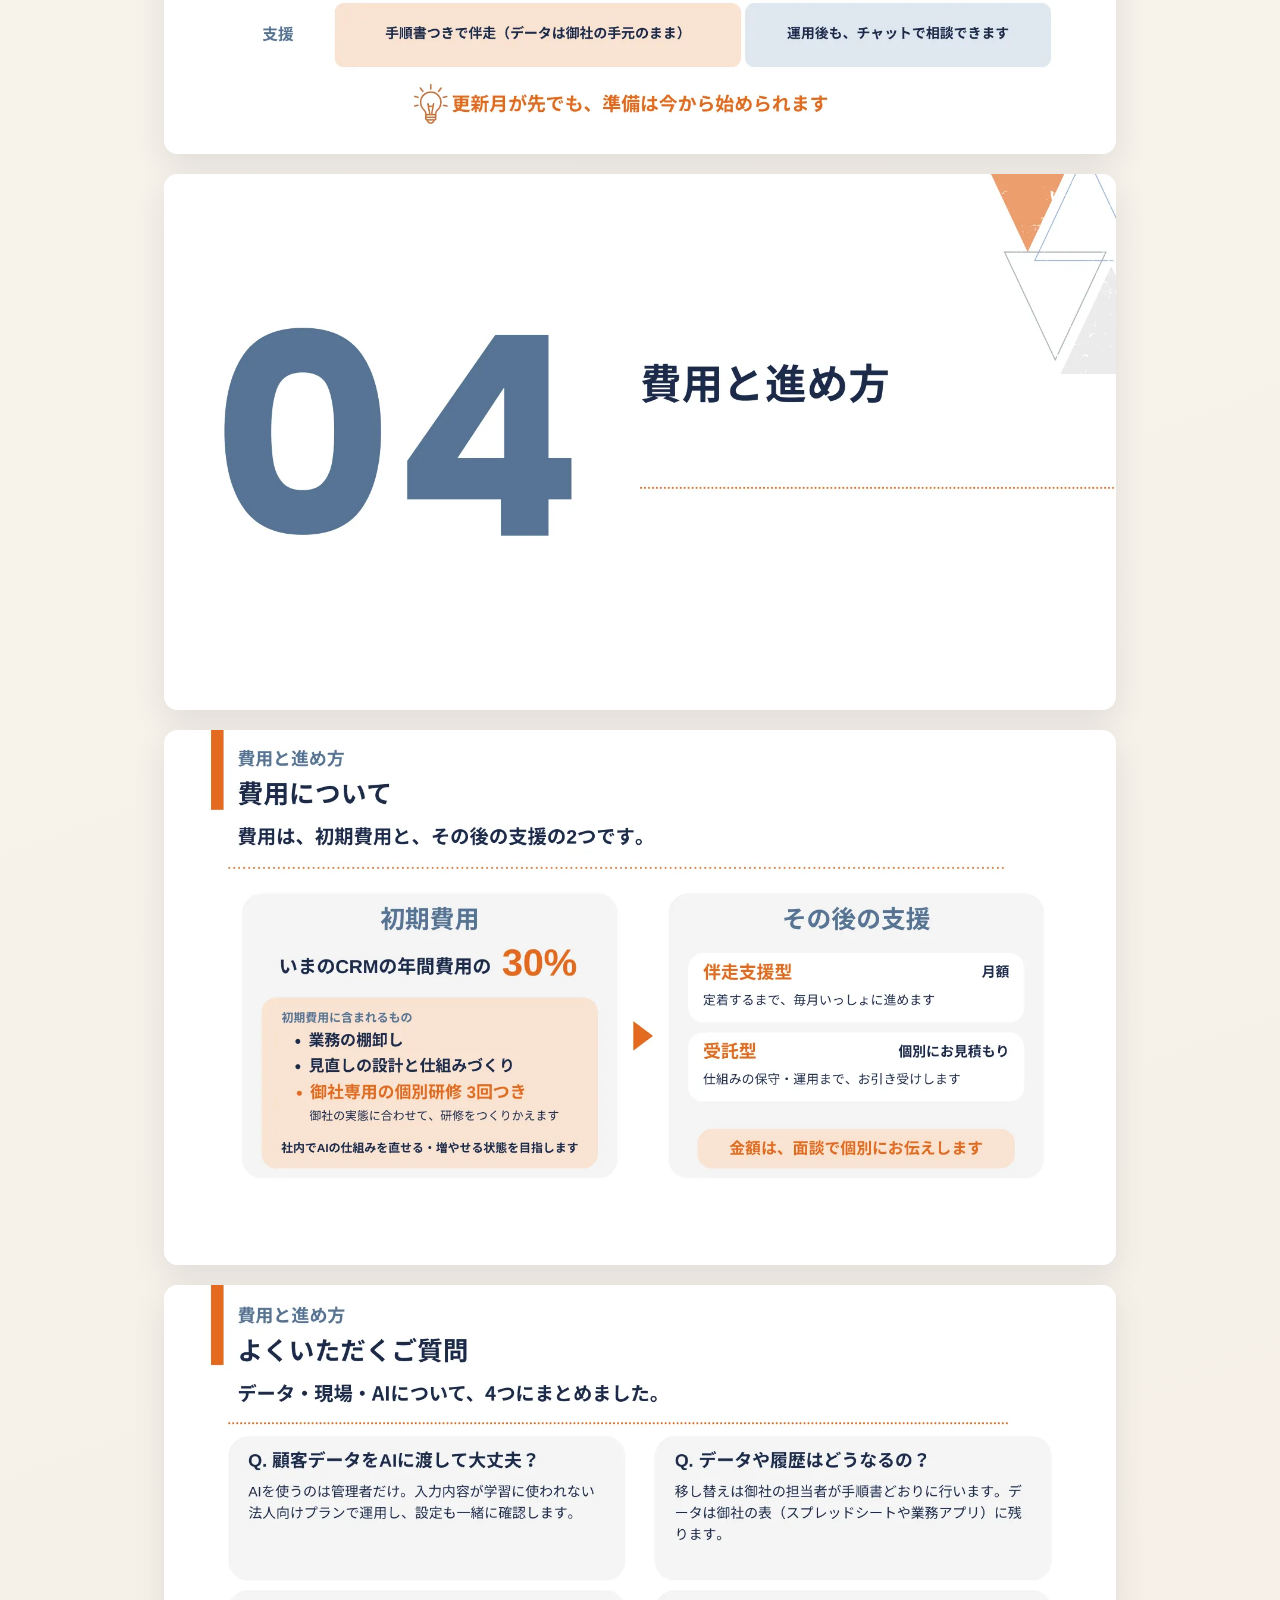
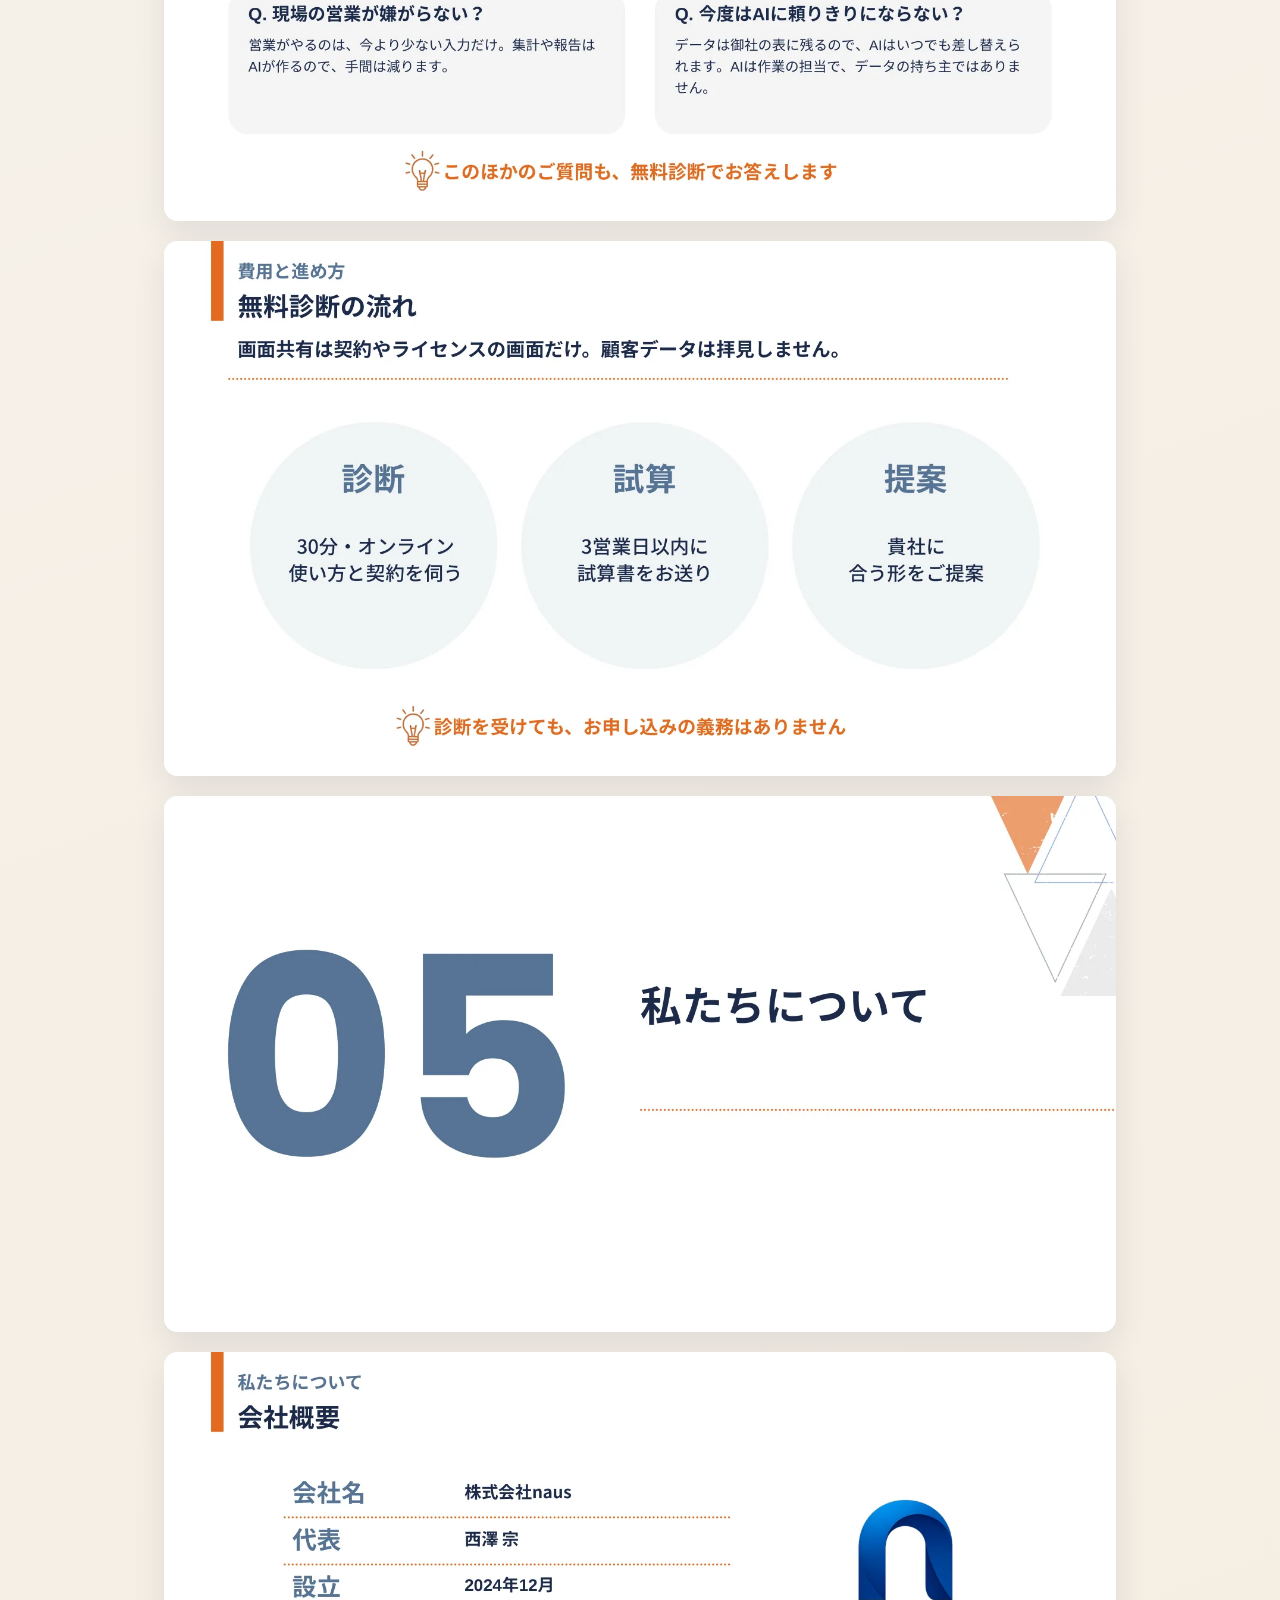
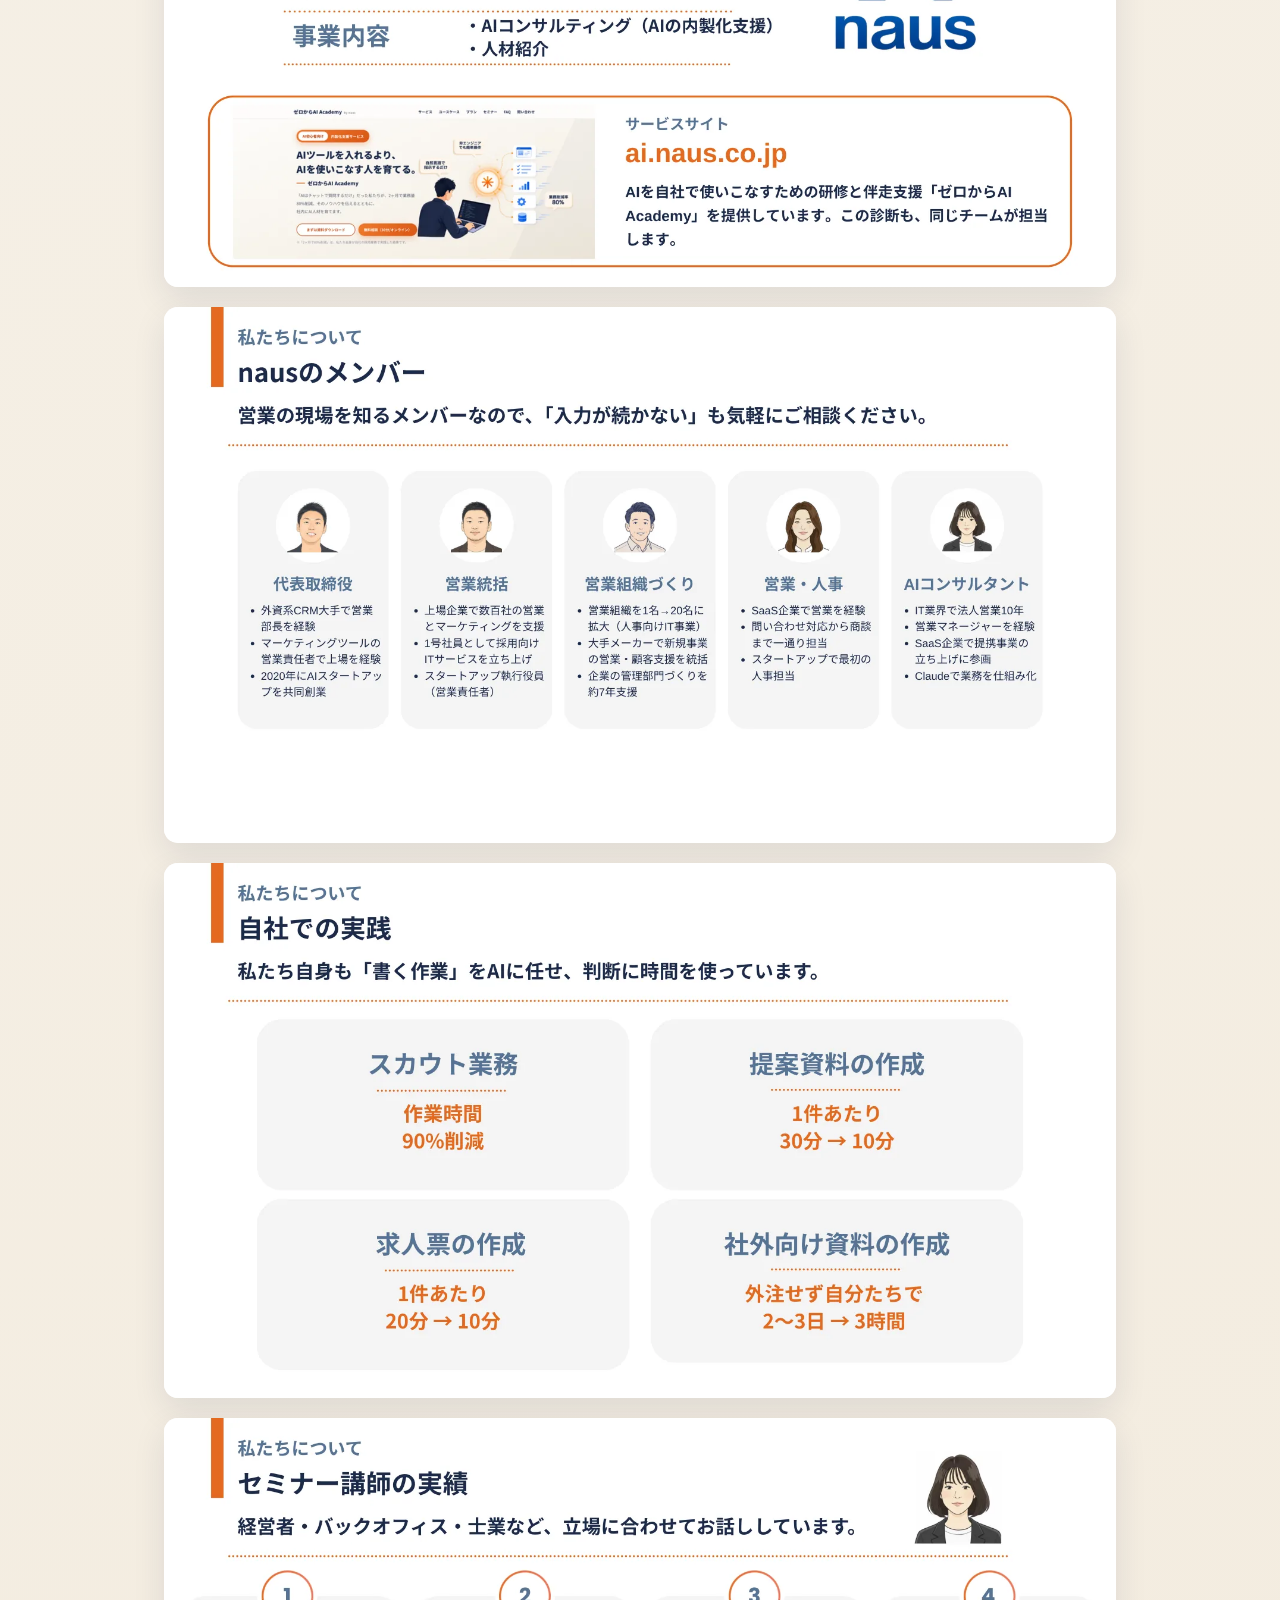
<file: crm/document/index.html>
<!DOCTYPE html>
<html>
<head>
<!-- Google Tag Manager -->
<script>(function(w,d,s,l,i){w[l]=w[l]||[];w[l].push({'gtm.start':
new Date().getTime(),event:'gtm.js'});var f=d.getElementsByTagName(s)[0],
j=d.createElement(s),dl=l!='dataLayer'?'&l='+l:'';j.async=true;j.src=
'https://www.googletagmanager.com/gtm.js?id='+i+dl;f.parentNode.insertBefore(j,f);
})(window,document,'script','dataLayer','GTM-KH89TTSH');</script>
<!-- End Google Tag Manager -->
<meta charset="utf-8">
<meta name="viewport" content="width=device-width, initial-scale=1">
<meta name="robots" content="noindex">
<title>紹介資料|ゼロからAI Academy_CRM構築 | naus</title>
<link rel="stylesheet" href="https://fonts.googleapis.com/css2?family=Noto+Sans+JP:wght@400;500;700;900&display=swap">
<link rel="stylesheet" href="../assets/thanks.css">
<link rel="stylesheet" href="/assets/viewer/viewer.css">
<link rel="stylesheet" href="/assets/booking/booking.css">
</head>
<body>
<!-- Google Tag Manager (noscript) -->
<noscript><iframe src="https://www.googletagmanager.com/ns.html?id=GTM-KH89TTSH"
height="0" width="0" style="display:none;visibility:hidden"></iframe></noscript>
<!-- End Google Tag Manager (noscript) -->
<header class="t-header">
  <div class="t-header-inner">
    <a href="/crm/" class="logo">
      <span class="logo-main">ゼロからAI Academy_CRM構築</span>
      <span class="logo-by">by naus</span>
    </a>
  </div>
</header>
<main class="dv-main">
  <div class="dv-head">
    <h1 class="dv-title">「ゼロからAI Academy_CRM構築」紹介資料</h1>
    <p class="dv-lead">「ゼロからAI Academy」紹介資料を、このページでそのままご覧いただけます。</p>
  </div>
  <div class="dv-wrap">
    <div data-viewer="crm" data-src="/crm/assets/viewer-pages/" data-pages="31" data-alt="ゼロからAI Academy_CRM構築 紹介資料"></div>
    <noscript><p class="dv-noscript">資料を表示できませんでした。下の「資料をダウンロード(PDF)」からご覧ください。</p></noscript>
    <section class="dv-cta" aria-labelledby="dv-cta-title">
      <h2 id="dv-cta-title" class="dv-cta-title">続きは無料診断で詳しくご説明します</h2>
      <p class="dv-cta-text">資料をご覧になって気になる点があれば、30分の無料診断でお聞かせください。</p>
      <a href="https://calendar.app.google/F6qpCXCqKXQDYe5D8" target="_blank" rel="noopener" class="dv-cta-btn">無料診断(30分・オンライン)を予約する<span aria-hidden="true">→</span></a>
    </section>
    <p class="dv-dl-wrap"><a href="../assets/zerokara-ai-academy-crm.pdf" download="ゼロからAI Academy_CRM構築_紹介資料.pdf" class="dv-dl">資料をダウンロード(PDF)<span aria-hidden="true">↓</span></a></p>
    <p class="dv-back"><a href="/crm/">← ページに戻る</a></p>
  </div>
</main>
<script src="/assets/viewer/viewer.js"></script>
<script src="/assets/source-fields/source-fields.js" defer></script>
<script src="/assets/booking/booking.js" defer></script>
</body>
</html>
</file>
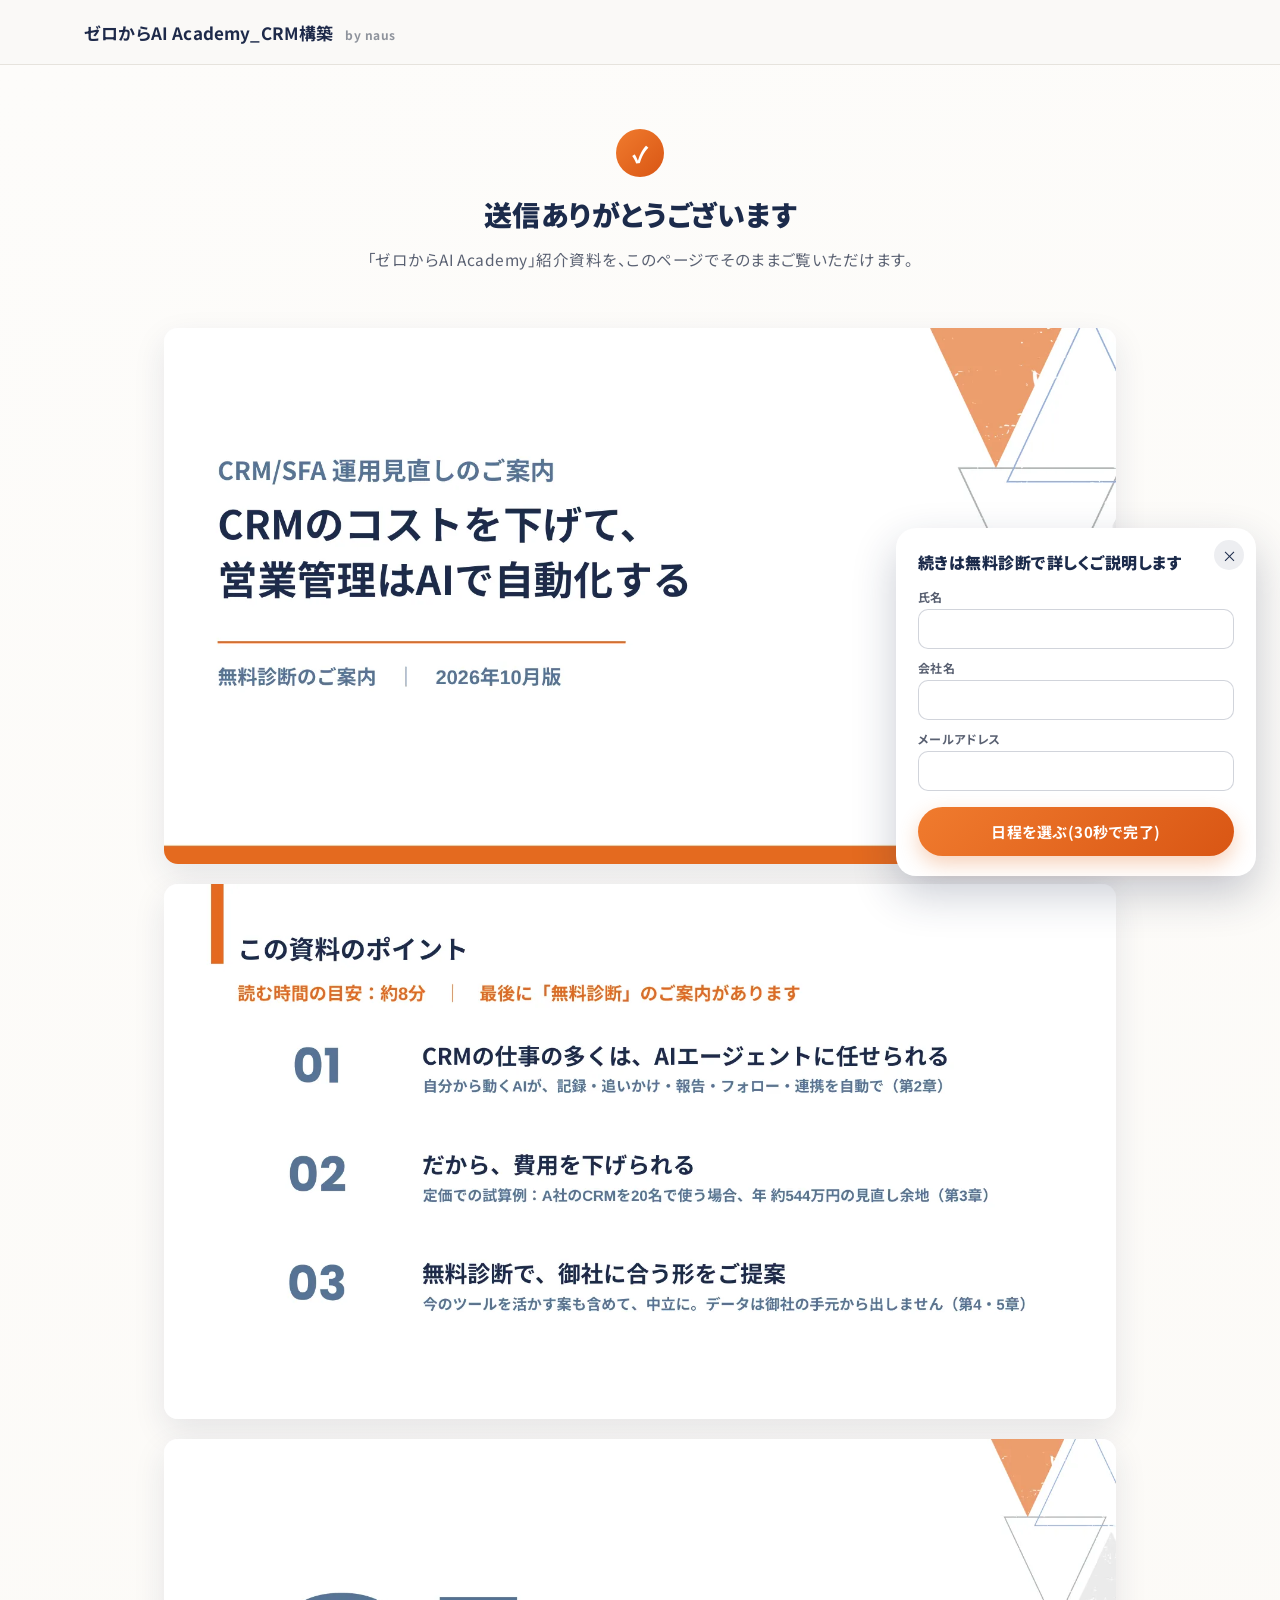
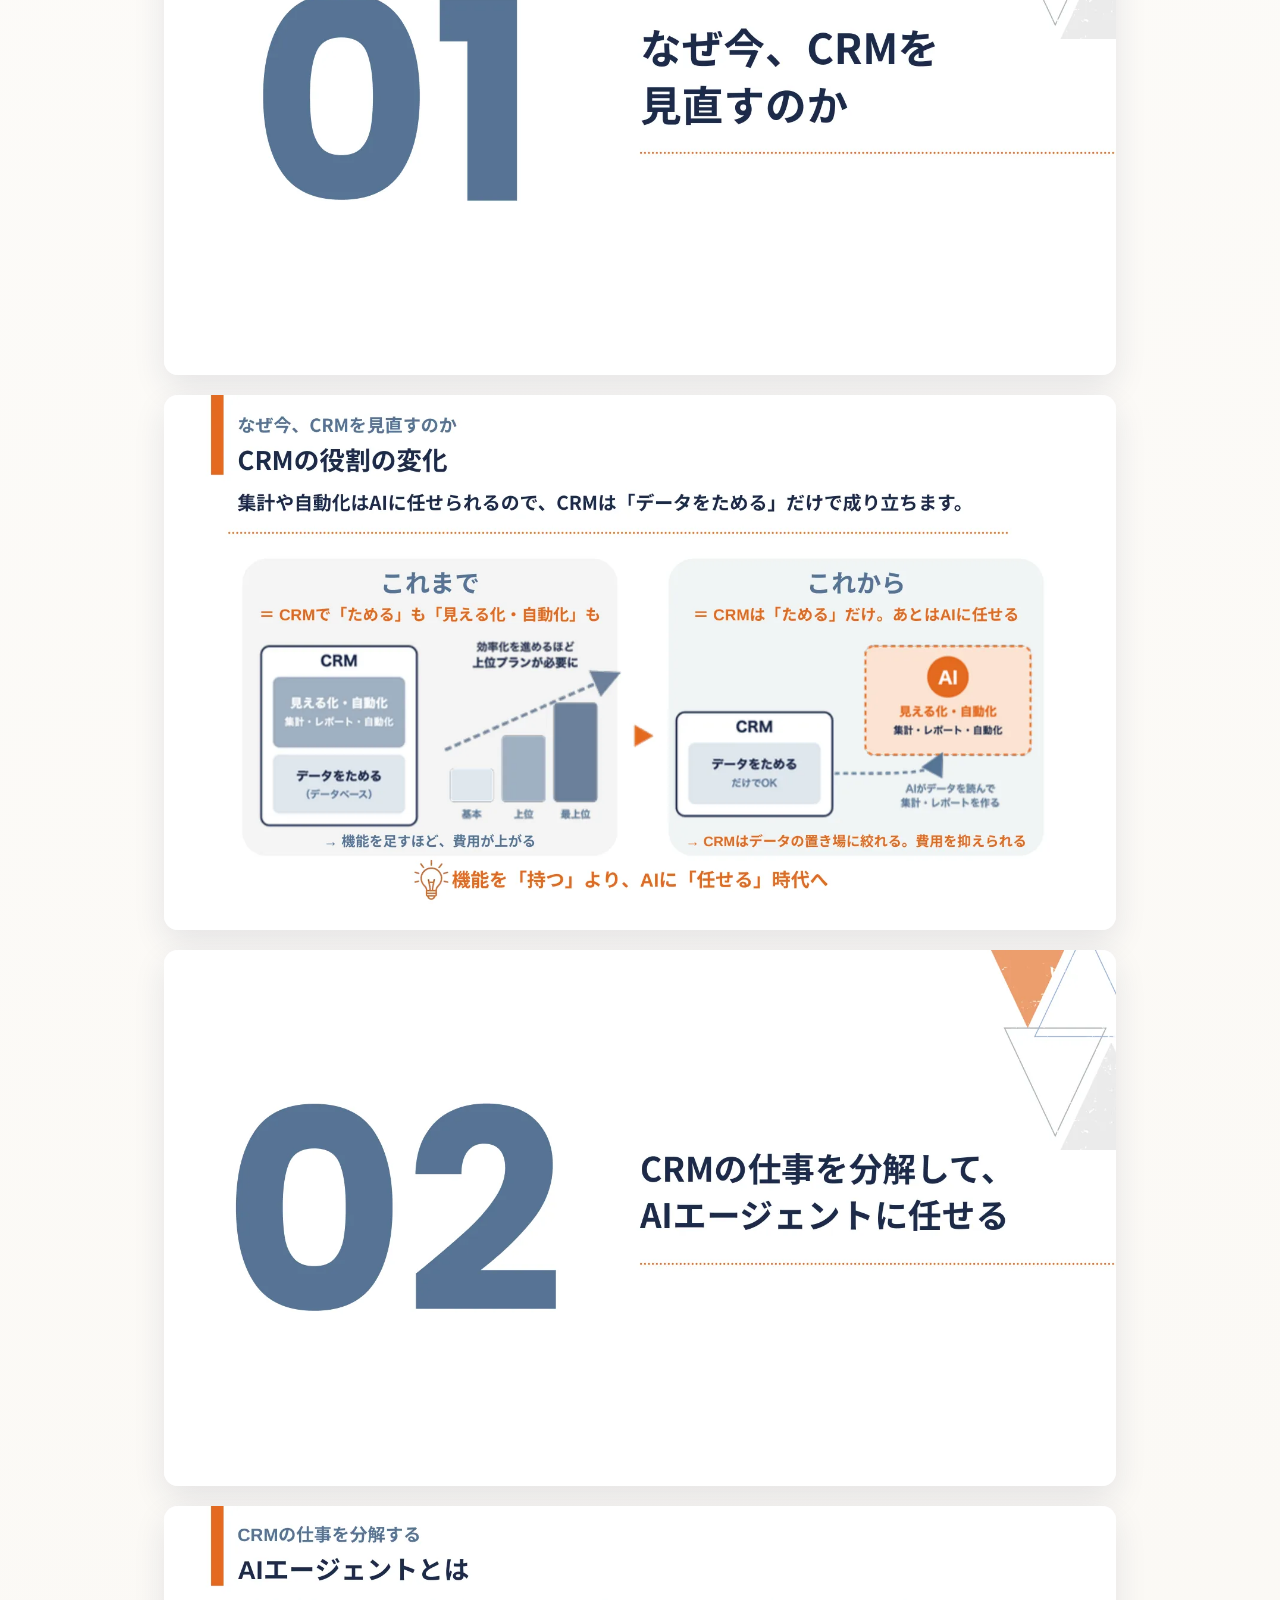
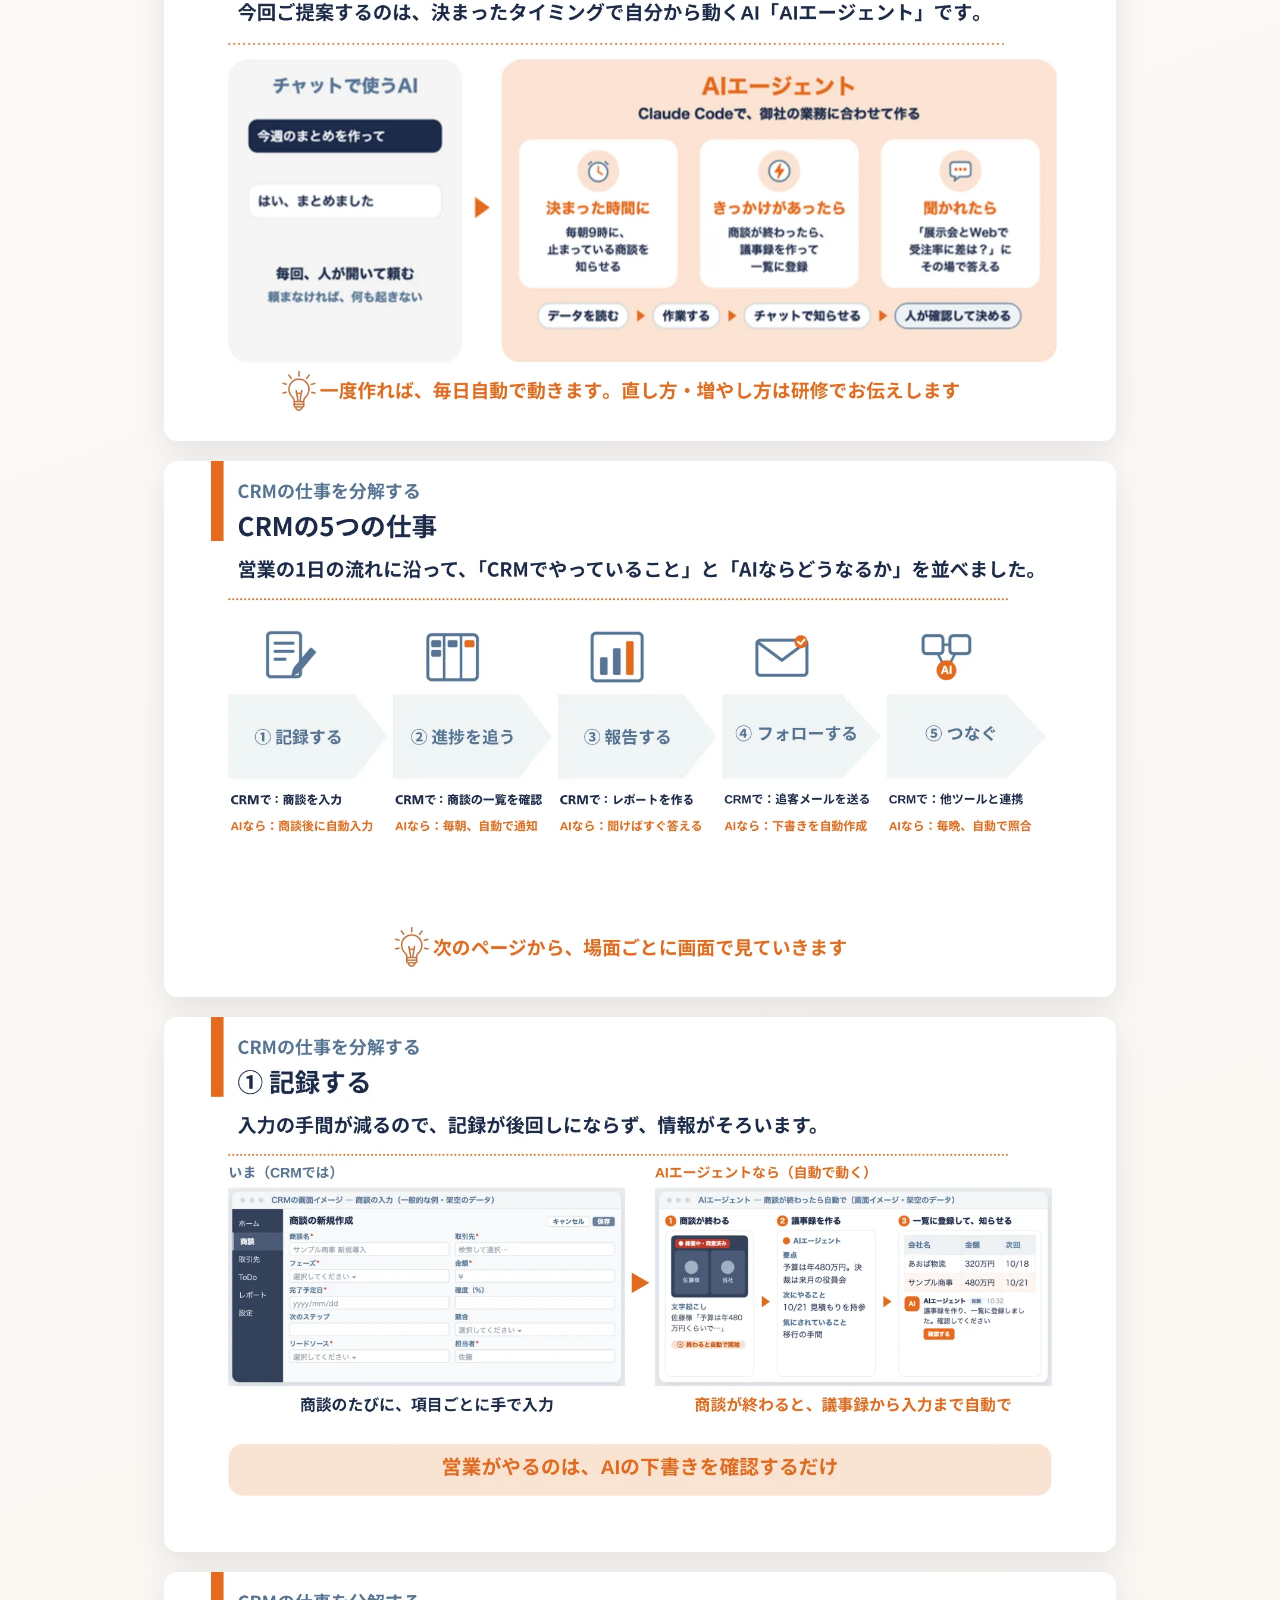
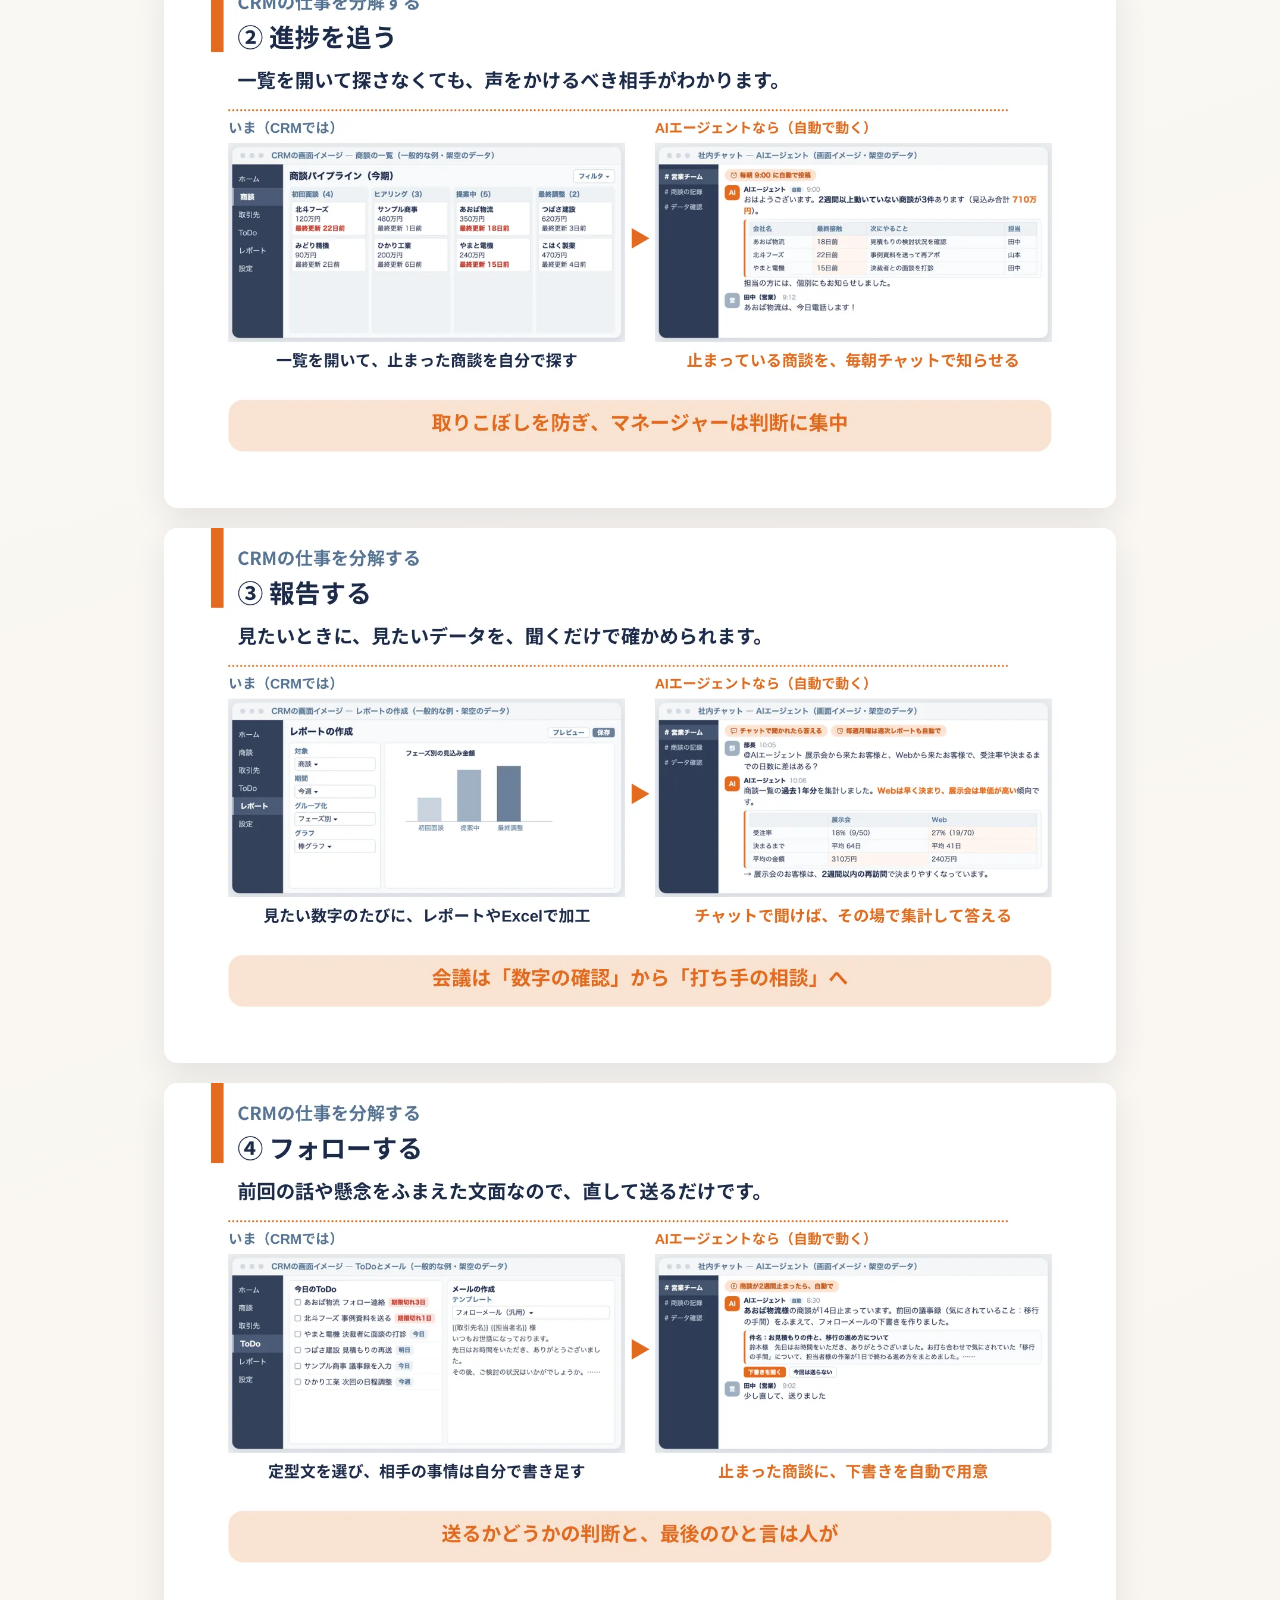
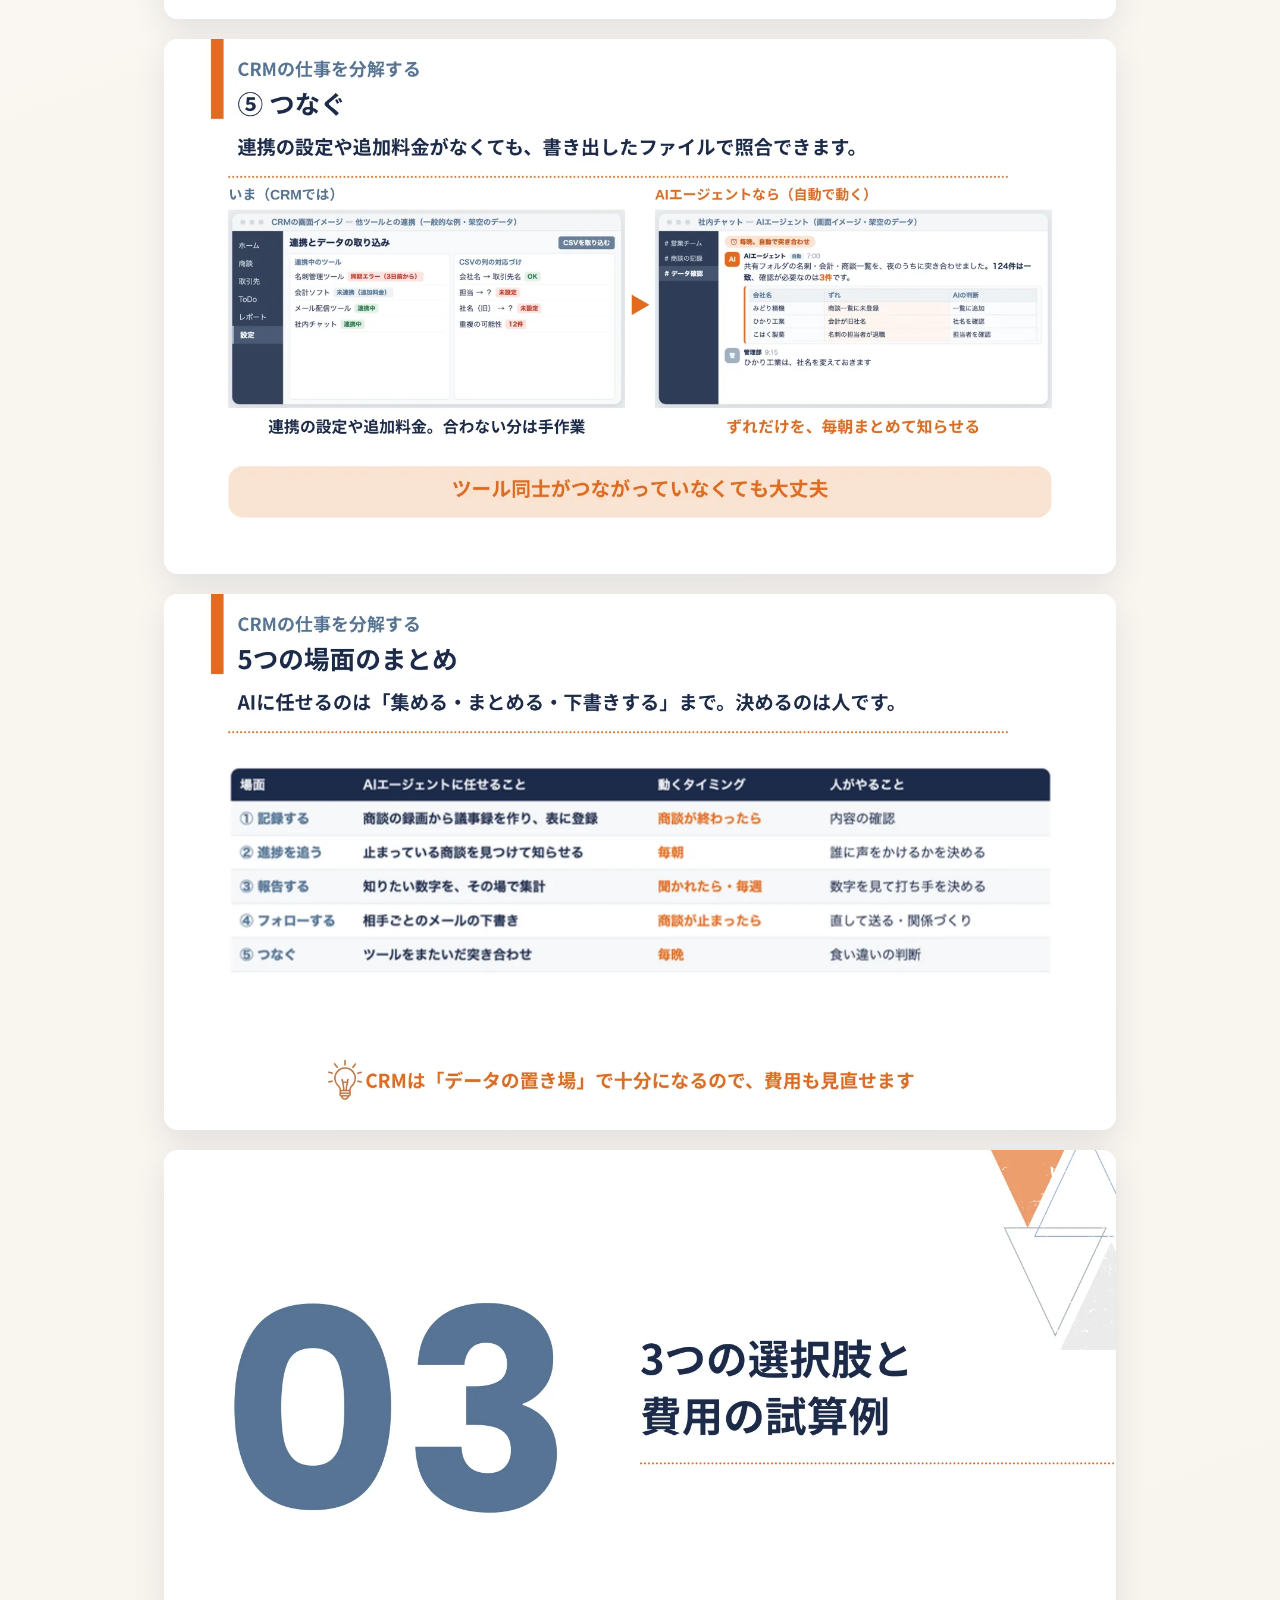
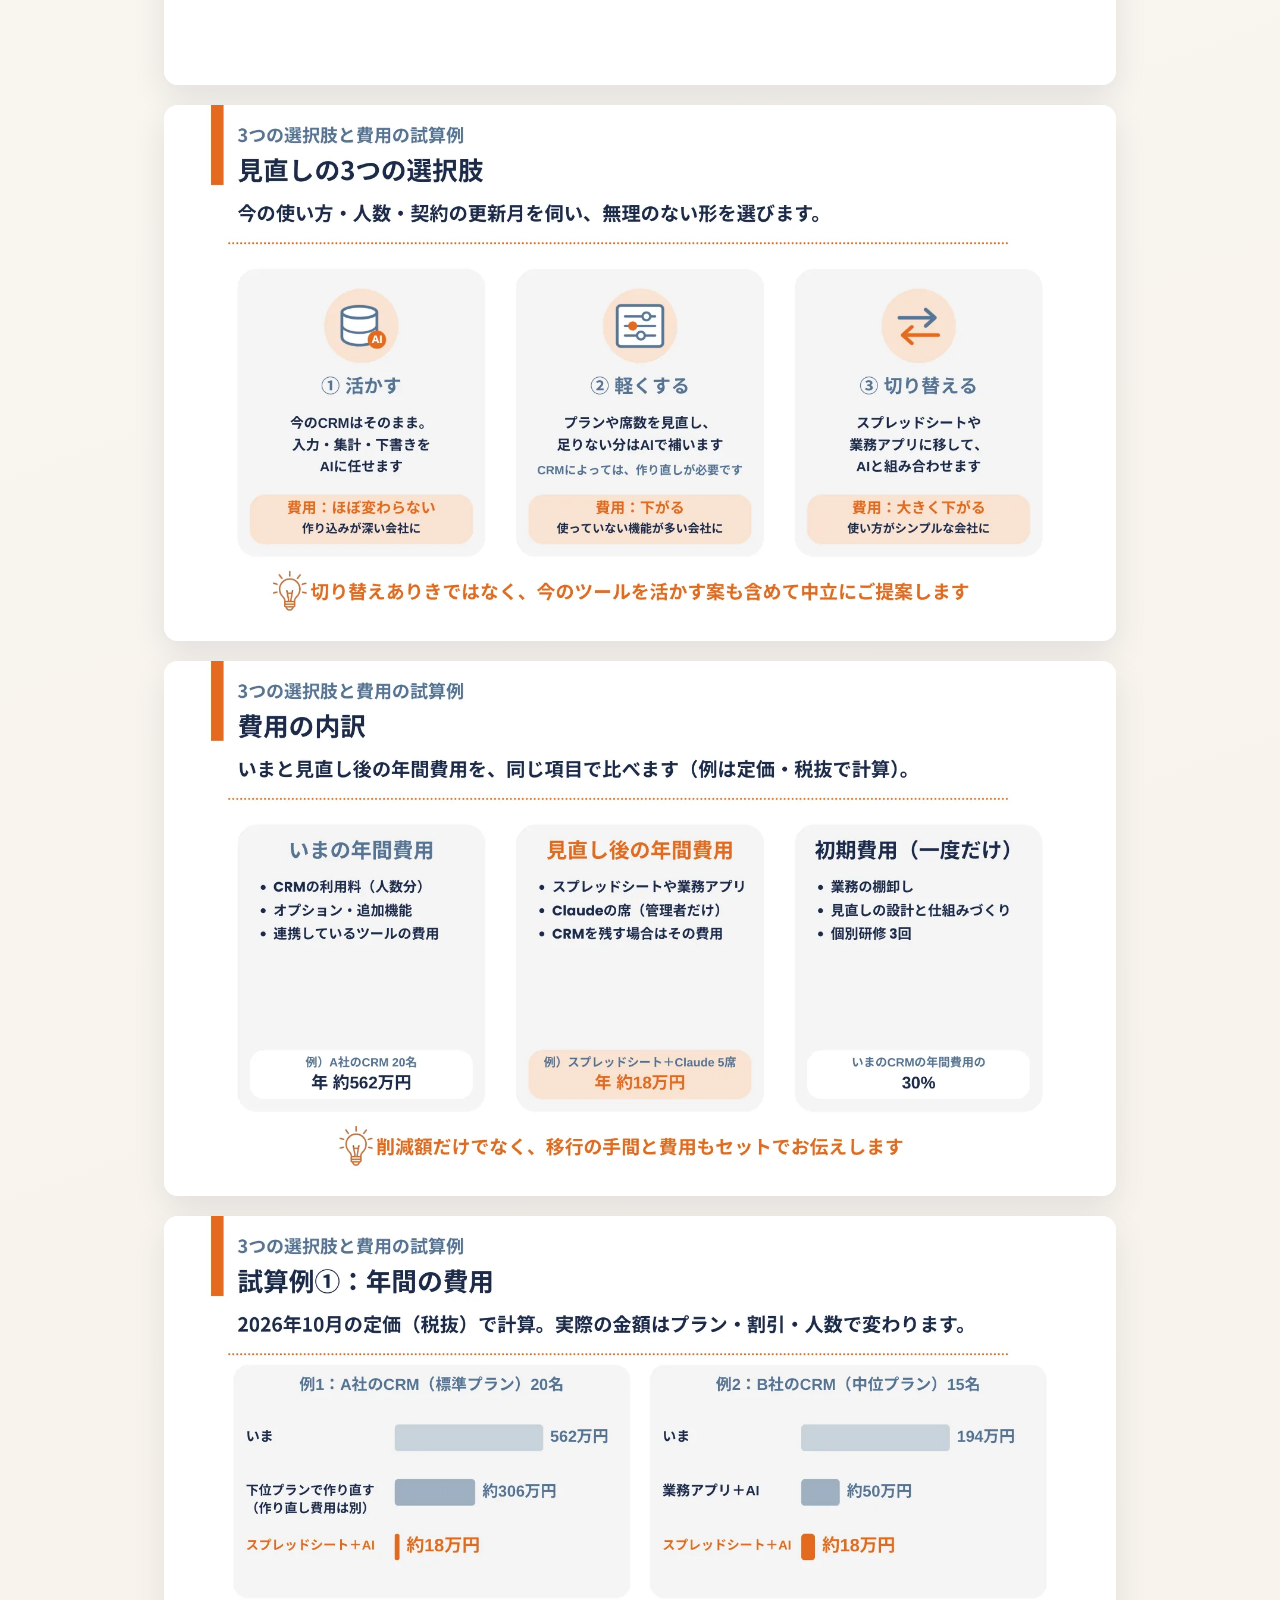
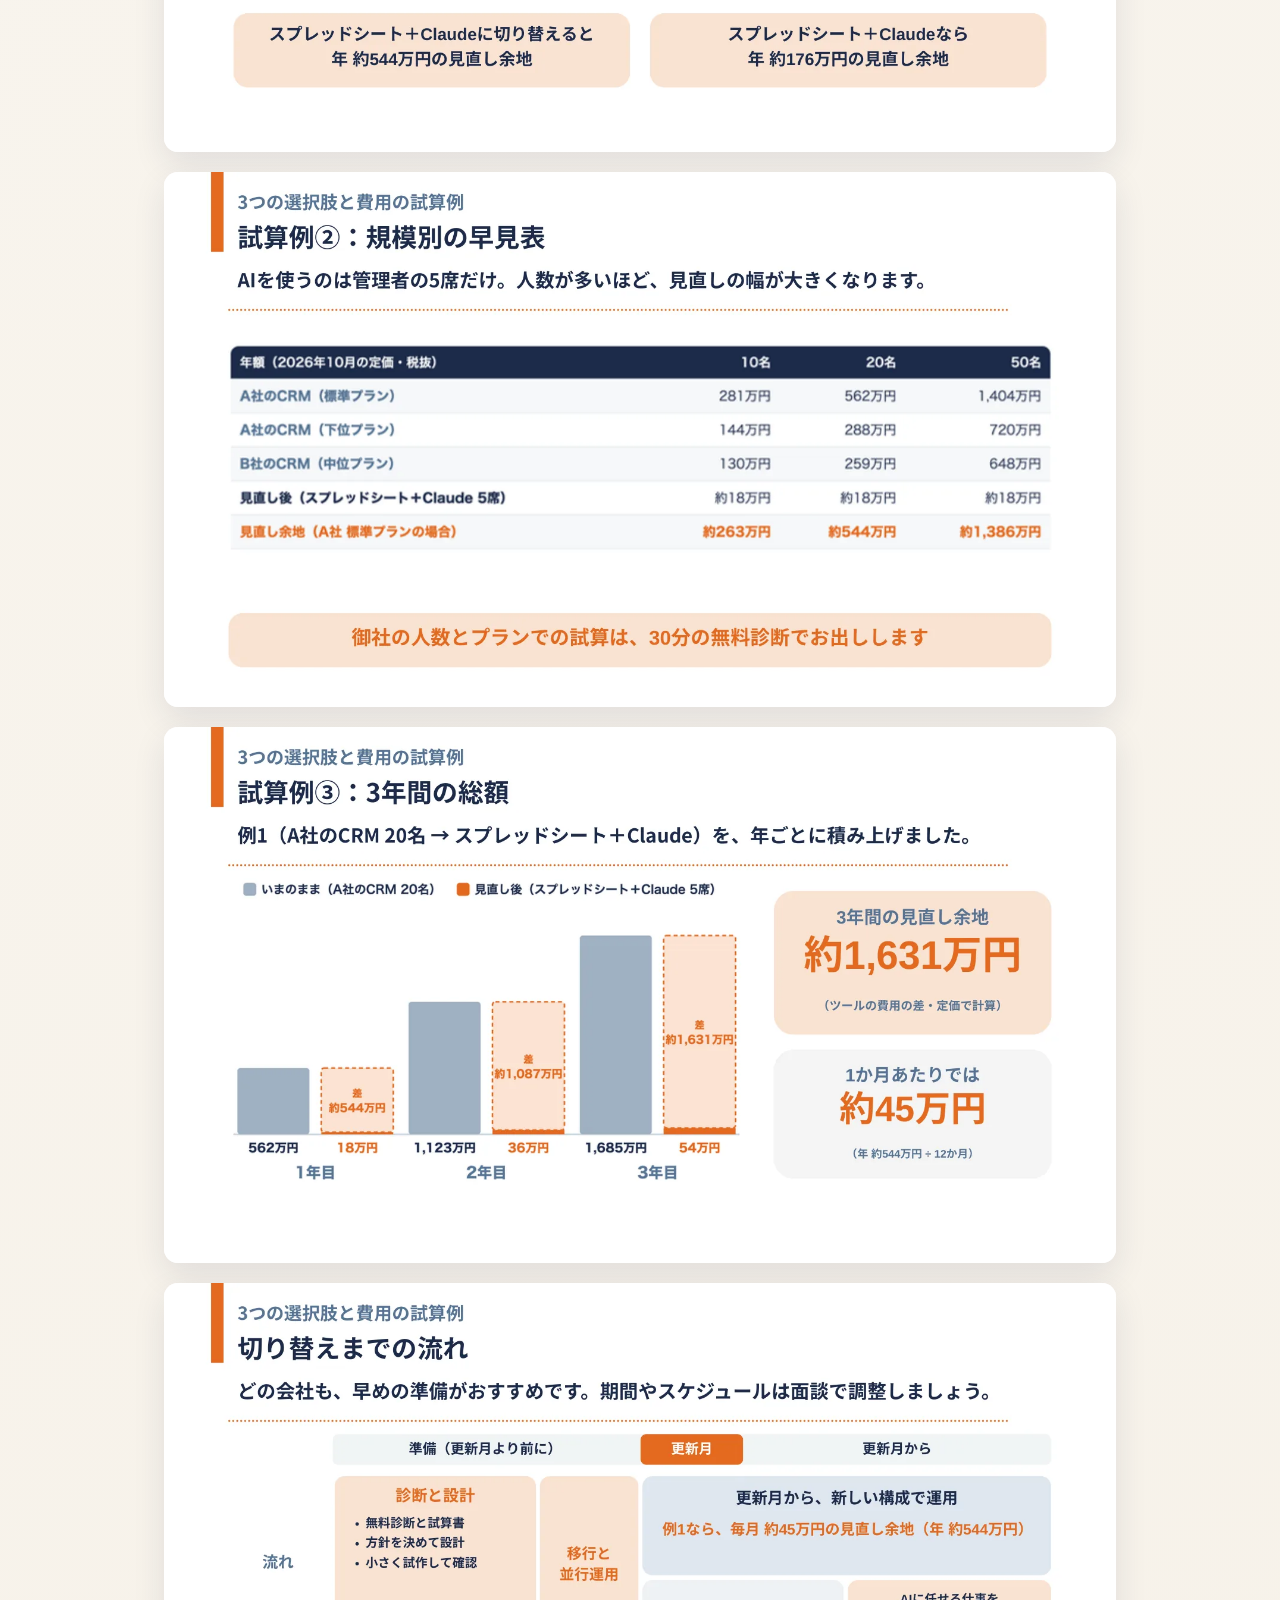
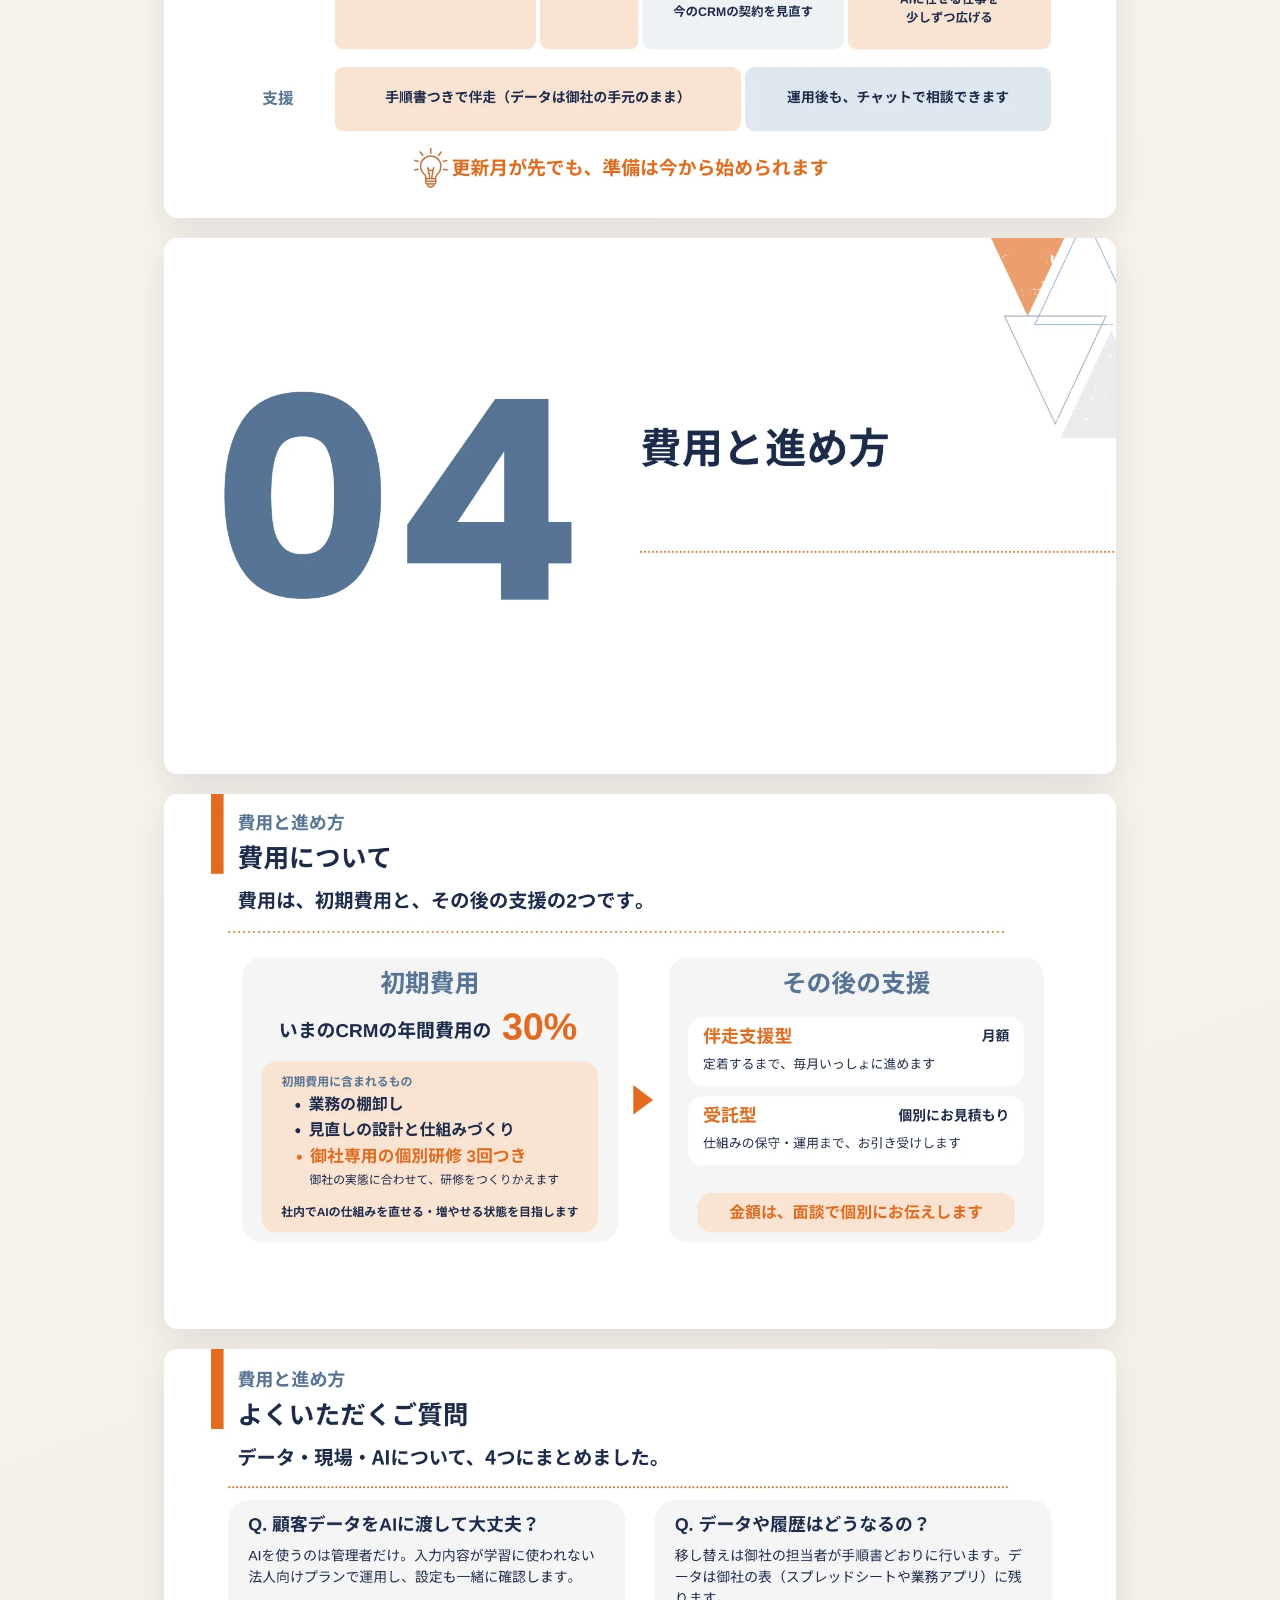
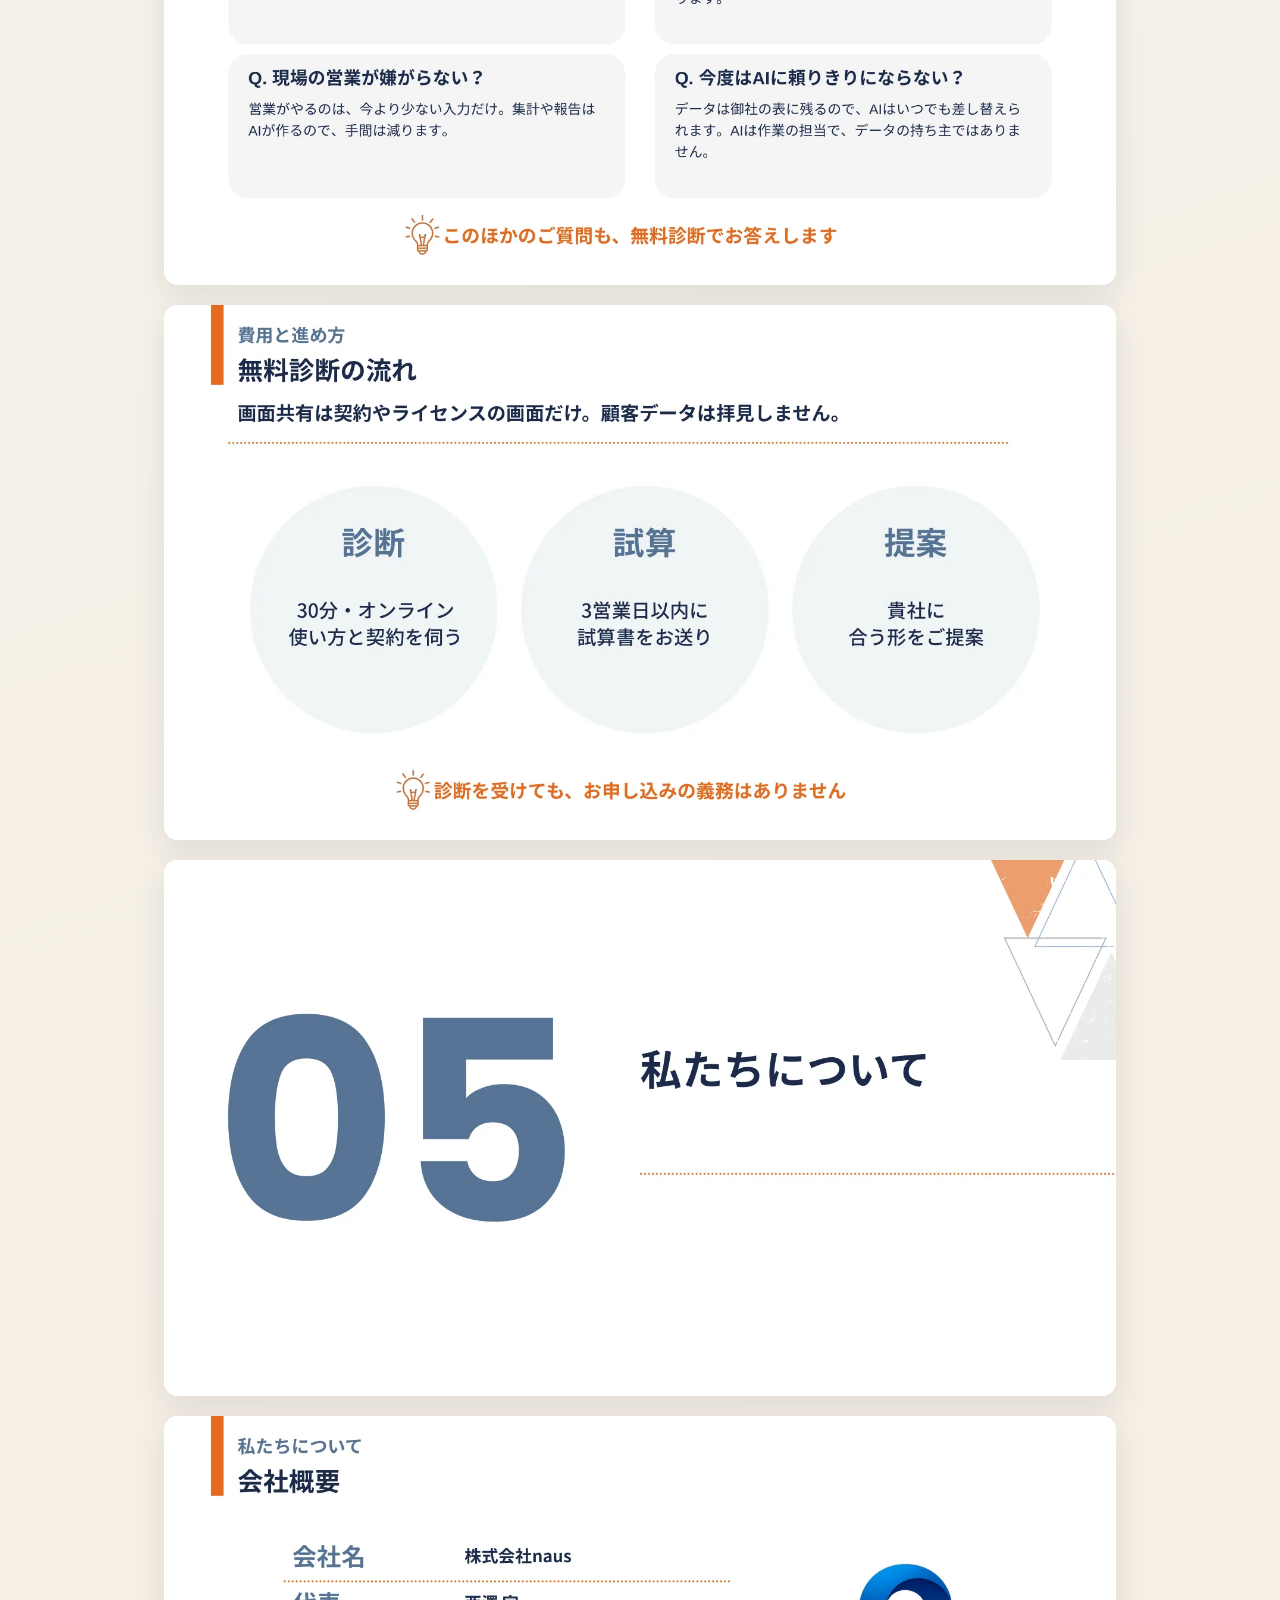
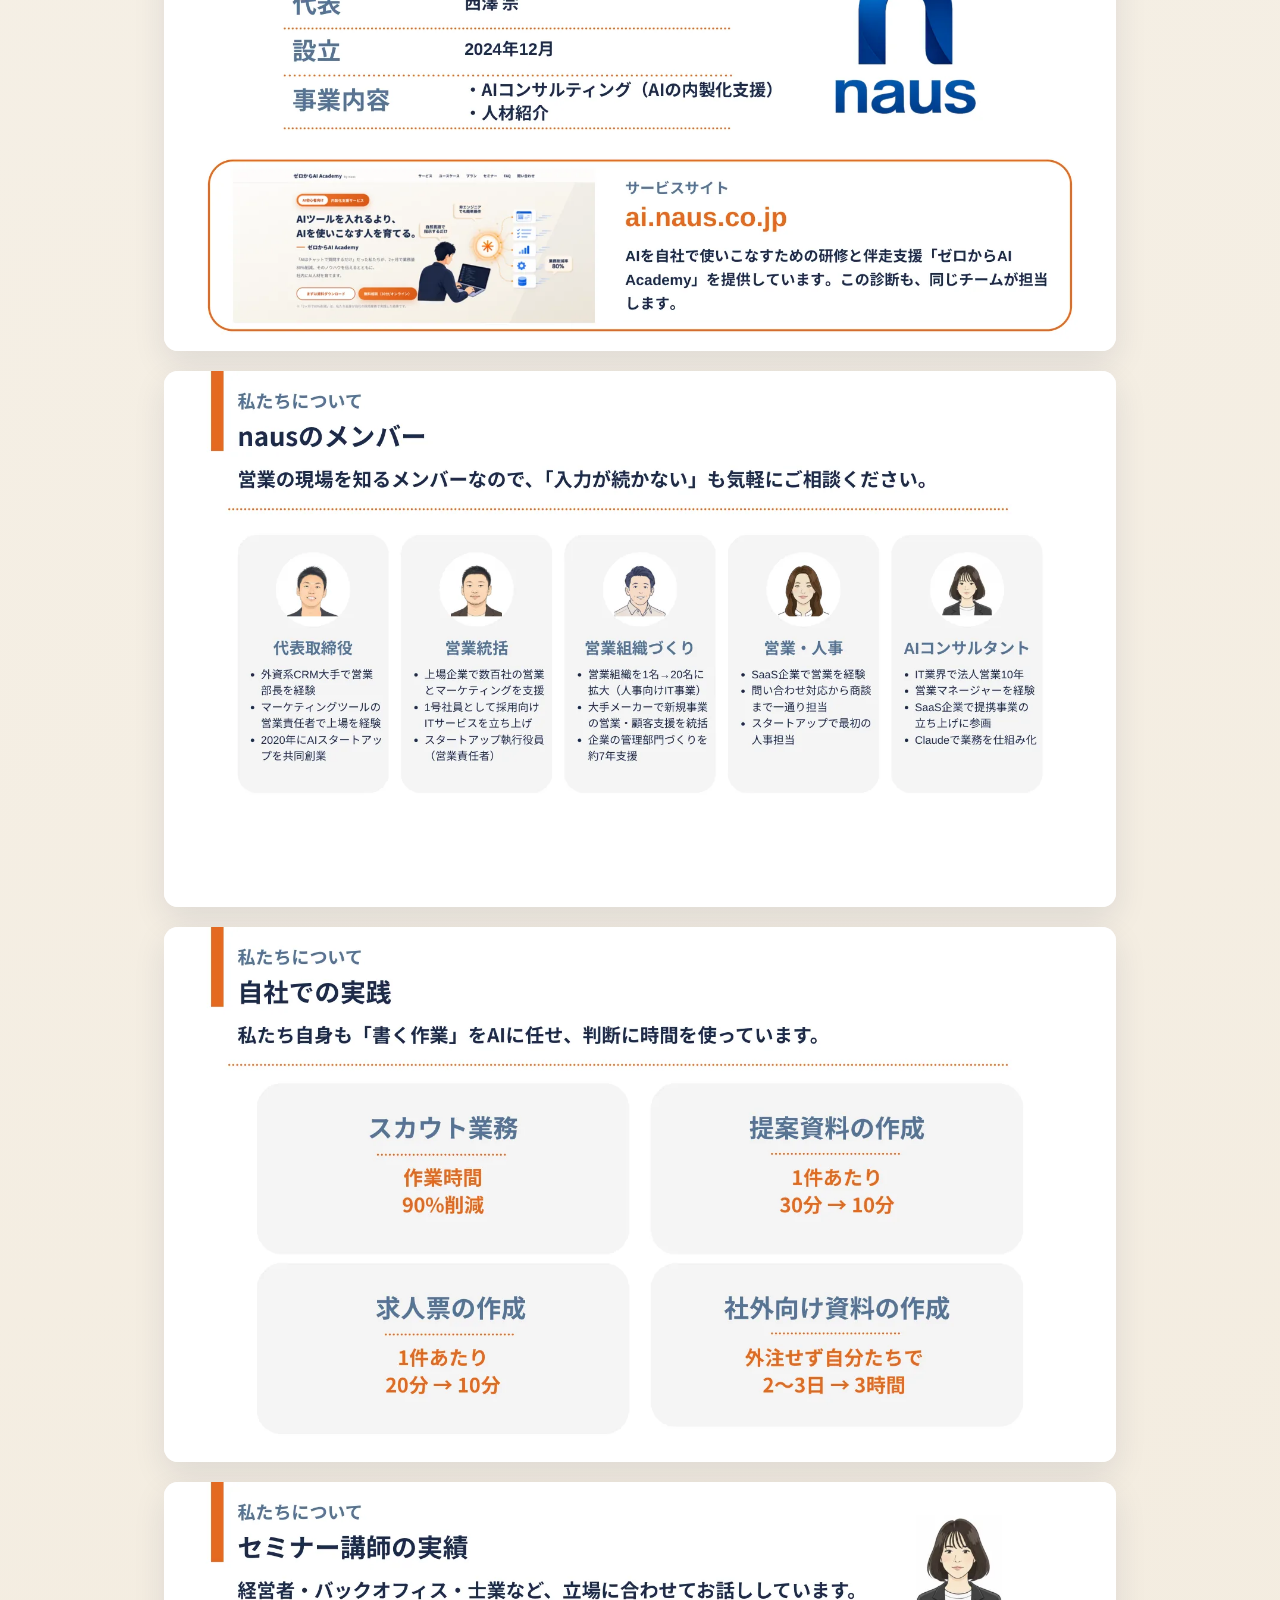
<file: crm/thanks/index.html>
<!DOCTYPE html>
<html>
<head>
<!-- Google Tag Manager -->
<script>(function(w,d,s,l,i){w[l]=w[l]||[];w[l].push({'gtm.start':
new Date().getTime(),event:'gtm.js'});var f=d.getElementsByTagName(s)[0],
j=d.createElement(s),dl=l!='dataLayer'?'&l='+l:'';j.async=true;j.src=
'https://www.googletagmanager.com/gtm.js?id='+i+dl;f.parentNode.insertBefore(j,f);
})(window,document,'script','dataLayer','GTM-KH89TTSH');</script>
<!-- End Google Tag Manager -->
<meta charset="utf-8">
<meta name="viewport" content="width=device-width, initial-scale=1">
<meta name="robots" content="noindex, nofollow">
<link rel="stylesheet" href="https://fonts.googleapis.com/css2?family=Noto+Sans+JP:wght@400;500;700;900&display=swap">
<link rel="stylesheet" href="../assets/thanks.css">
<link rel="stylesheet" href="/assets/viewer/viewer.css">
<link rel="stylesheet" href="/assets/booking/booking.css">
</head>
<body>
<!-- Google Tag Manager (noscript) -->
<noscript><iframe src="https://www.googletagmanager.com/ns.html?id=GTM-KH89TTSH"
height="0" width="0" style="display:none;visibility:hidden"></iframe></noscript>
<!-- End Google Tag Manager (noscript) -->
<header class="t-header">
  <div class="t-header-inner">
    <a href="/crm/" class="logo">
      <span class="logo-main">ゼロからAI Academy_CRM構築</span>
      <span class="logo-by">by naus</span>
    </a>
  </div>
</header>
<main class="dv-main">
  <div class="dv-head">
    <span class="dv-check" aria-hidden="true">✓</span>
    <h1 class="dv-title">送信ありがとうございます</h1>
    <p class="dv-lead">「ゼロからAI Academy」紹介資料を、このページでそのままご覧いただけます。</p>
  </div>
  <div class="dv-wrap">
    <div data-viewer="crm" data-src="/crm/assets/viewer-pages/" data-pages="31" data-alt="ゼロからAI Academy_CRM構築 紹介資料"></div>
    <noscript><p class="dv-noscript">資料を表示できませんでした。下の「資料をダウンロード(PDF)」からご覧ください。</p></noscript>
    <section class="dv-cta" aria-labelledby="dv-cta-title">
      <h2 id="dv-cta-title" class="dv-cta-title">続きは無料診断で詳しくご説明します</h2>
      <p class="dv-cta-text">資料をご覧になって気になる点があれば、30分の無料診断でお聞かせください。</p>
      <a href="https://calendar.app.google/F6qpCXCqKXQDYe5D8" target="_blank" rel="noopener" class="dv-cta-btn">無料診断(30分・オンライン)を予約する<span aria-hidden="true">→</span></a>
    </section>
    <p class="dv-dl-wrap"><a href="../assets/zerokara-ai-academy-crm.pdf" download="ゼロからAI Academy_CRM構築_紹介資料.pdf" class="dv-dl">資料をダウンロード(PDF)<span aria-hidden="true">↓</span></a></p>
    <p class="dv-back"><a href="/crm/">← ページに戻る</a></p>
  </div>
</main>
<script src="/assets/viewer/viewer.js"></script>
<script src="/assets/booking/booking.js" defer></script>
</body>
</html>
</file>
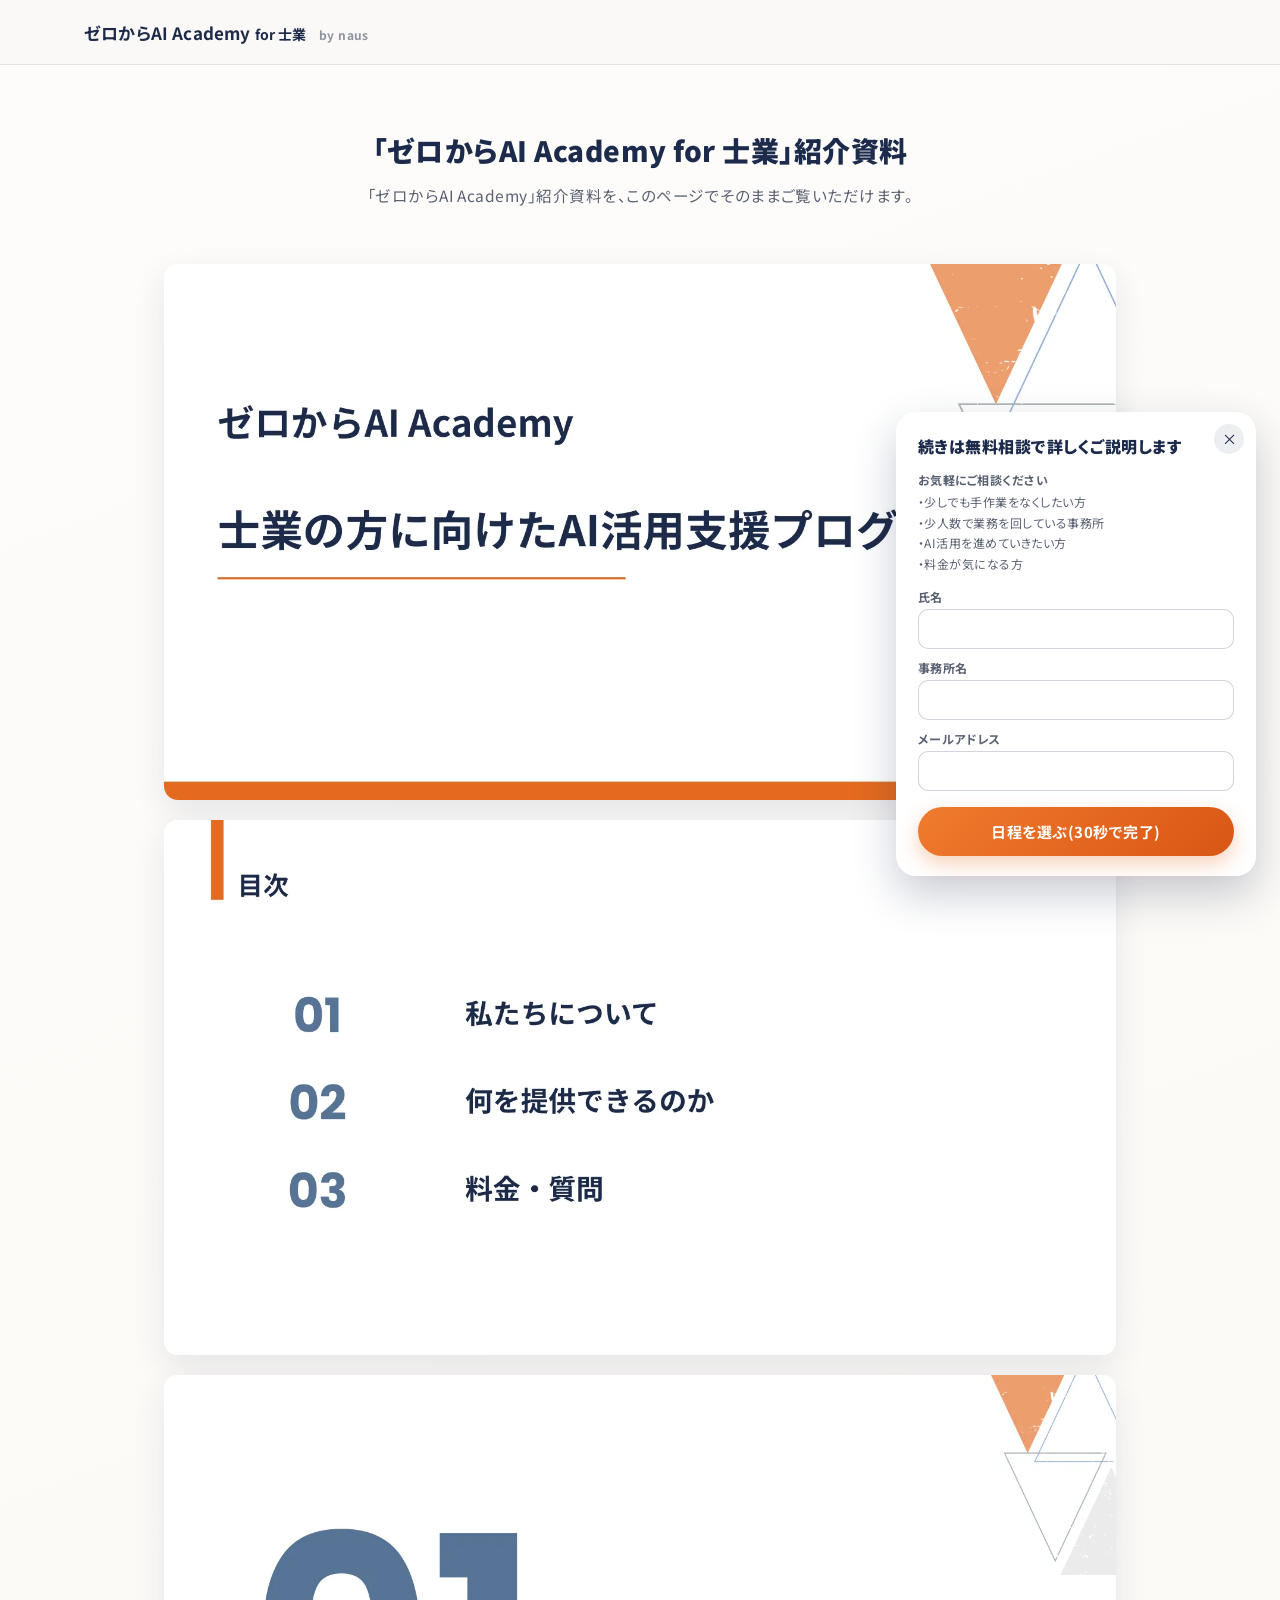
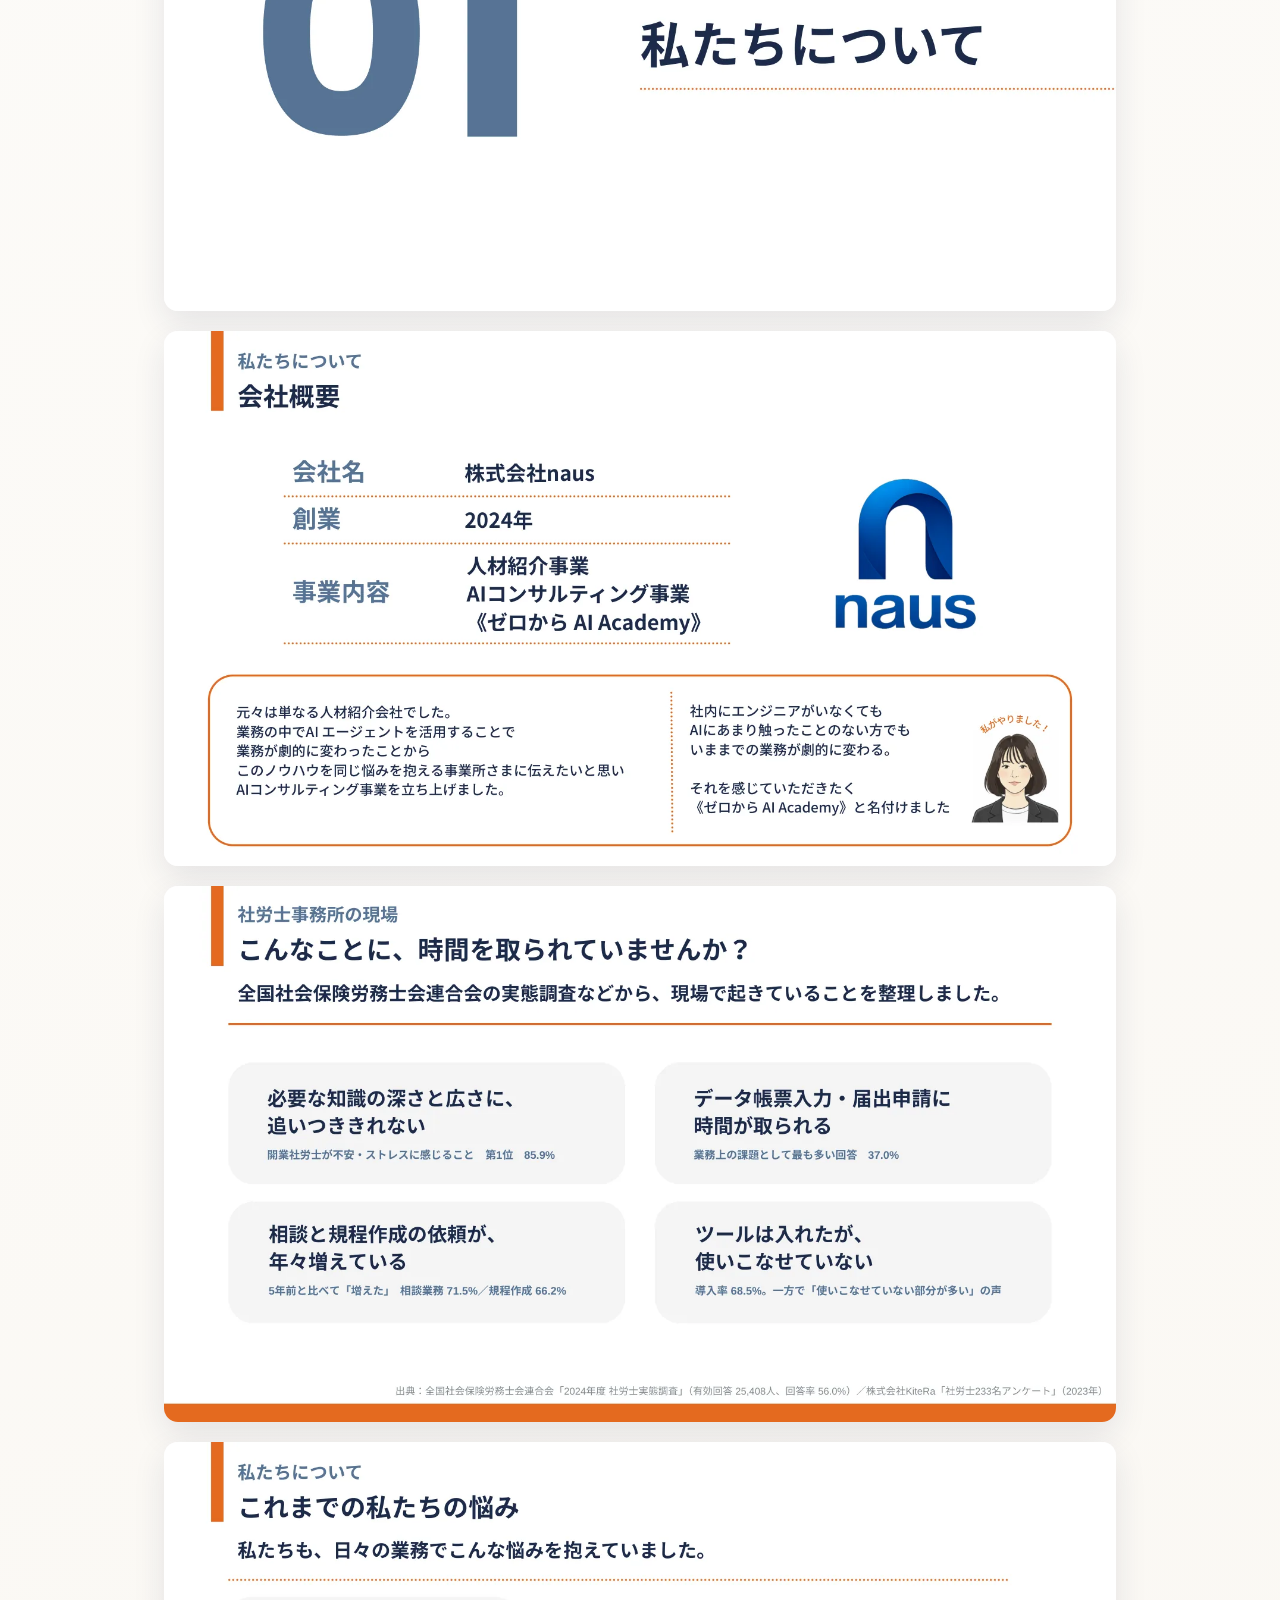
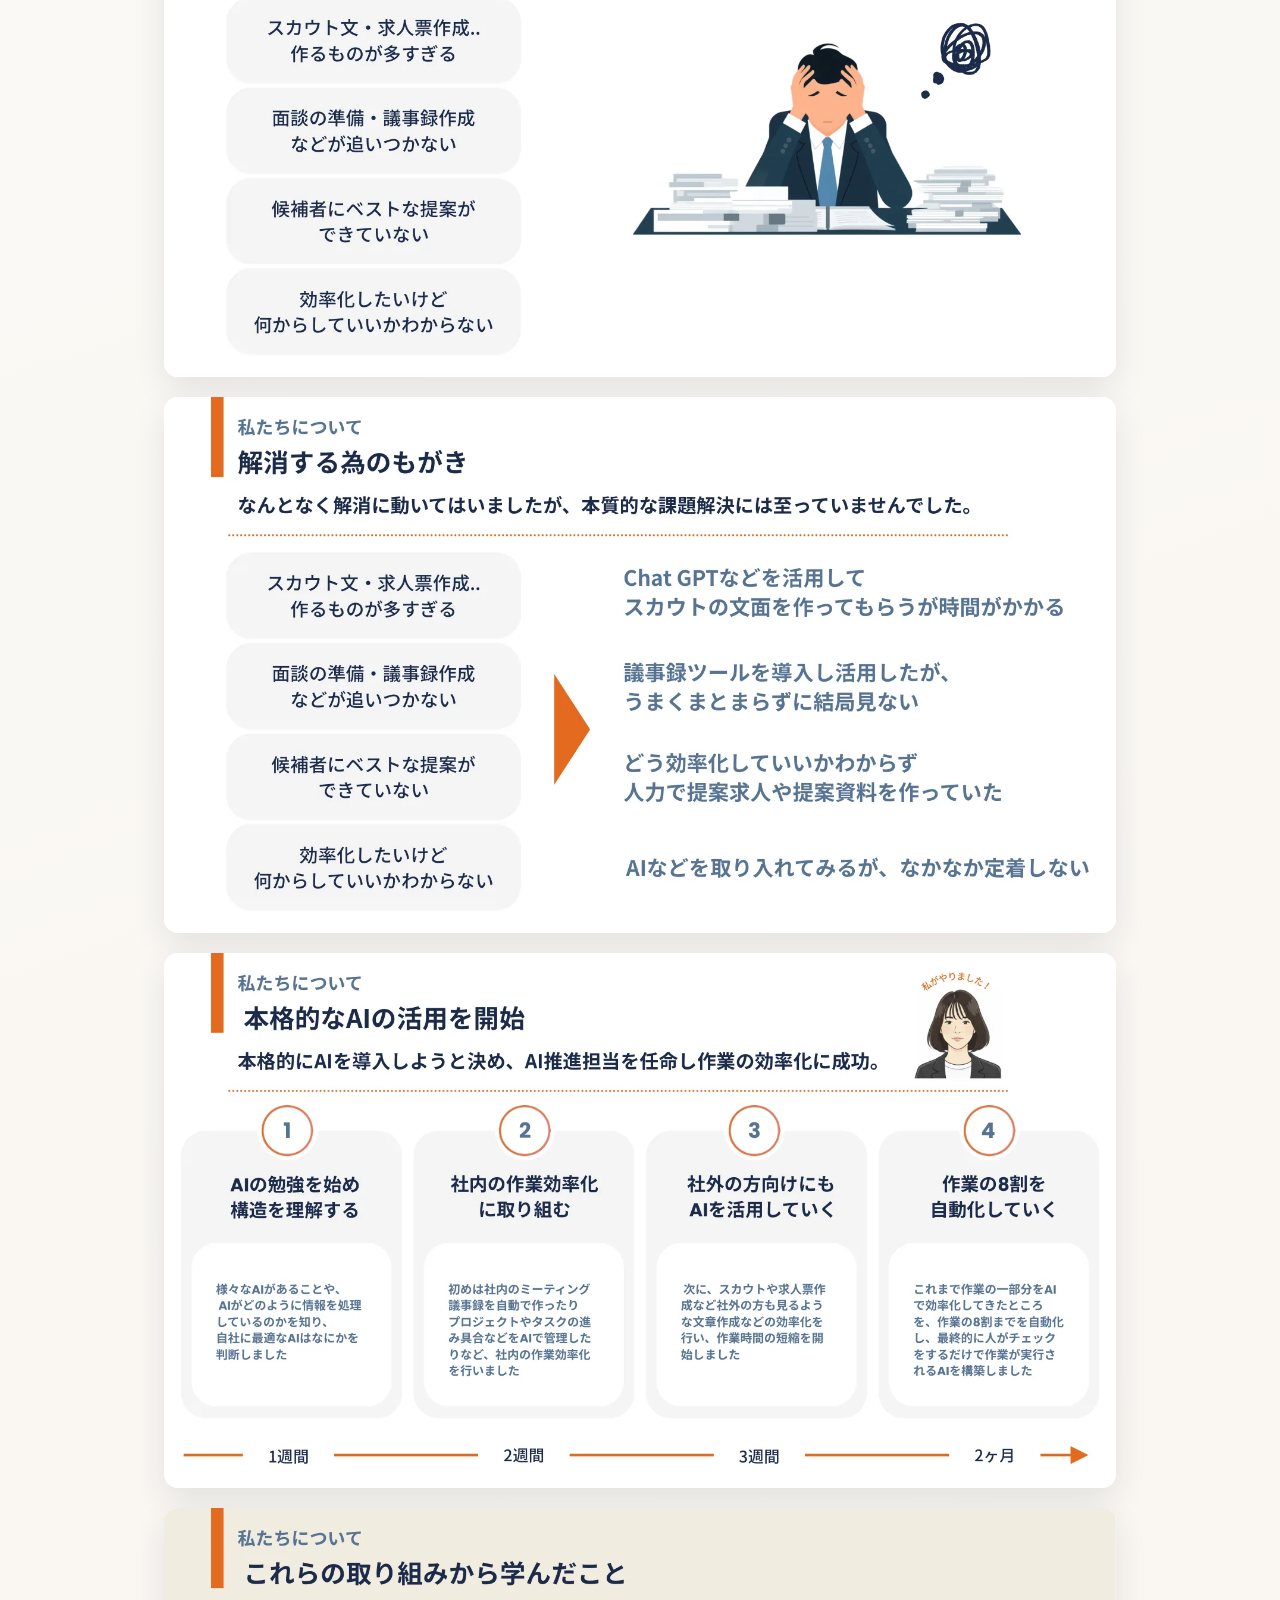
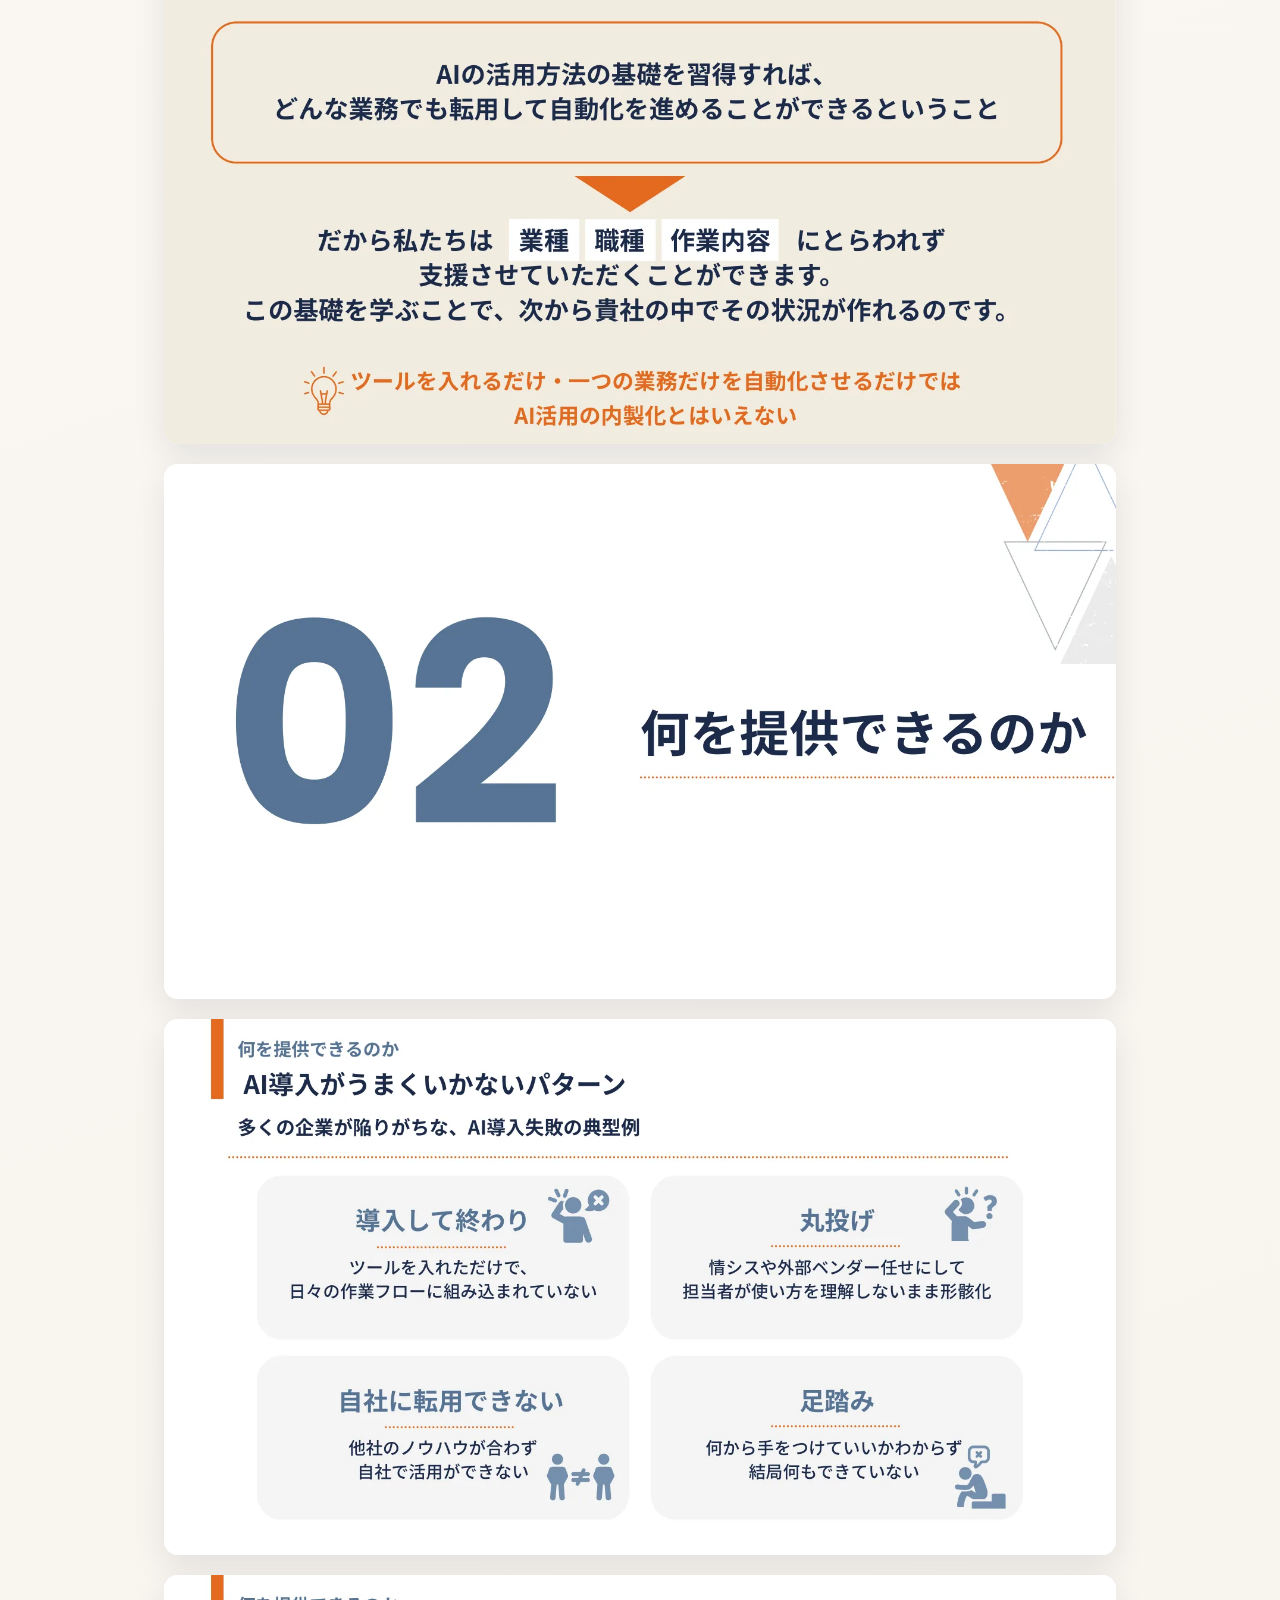
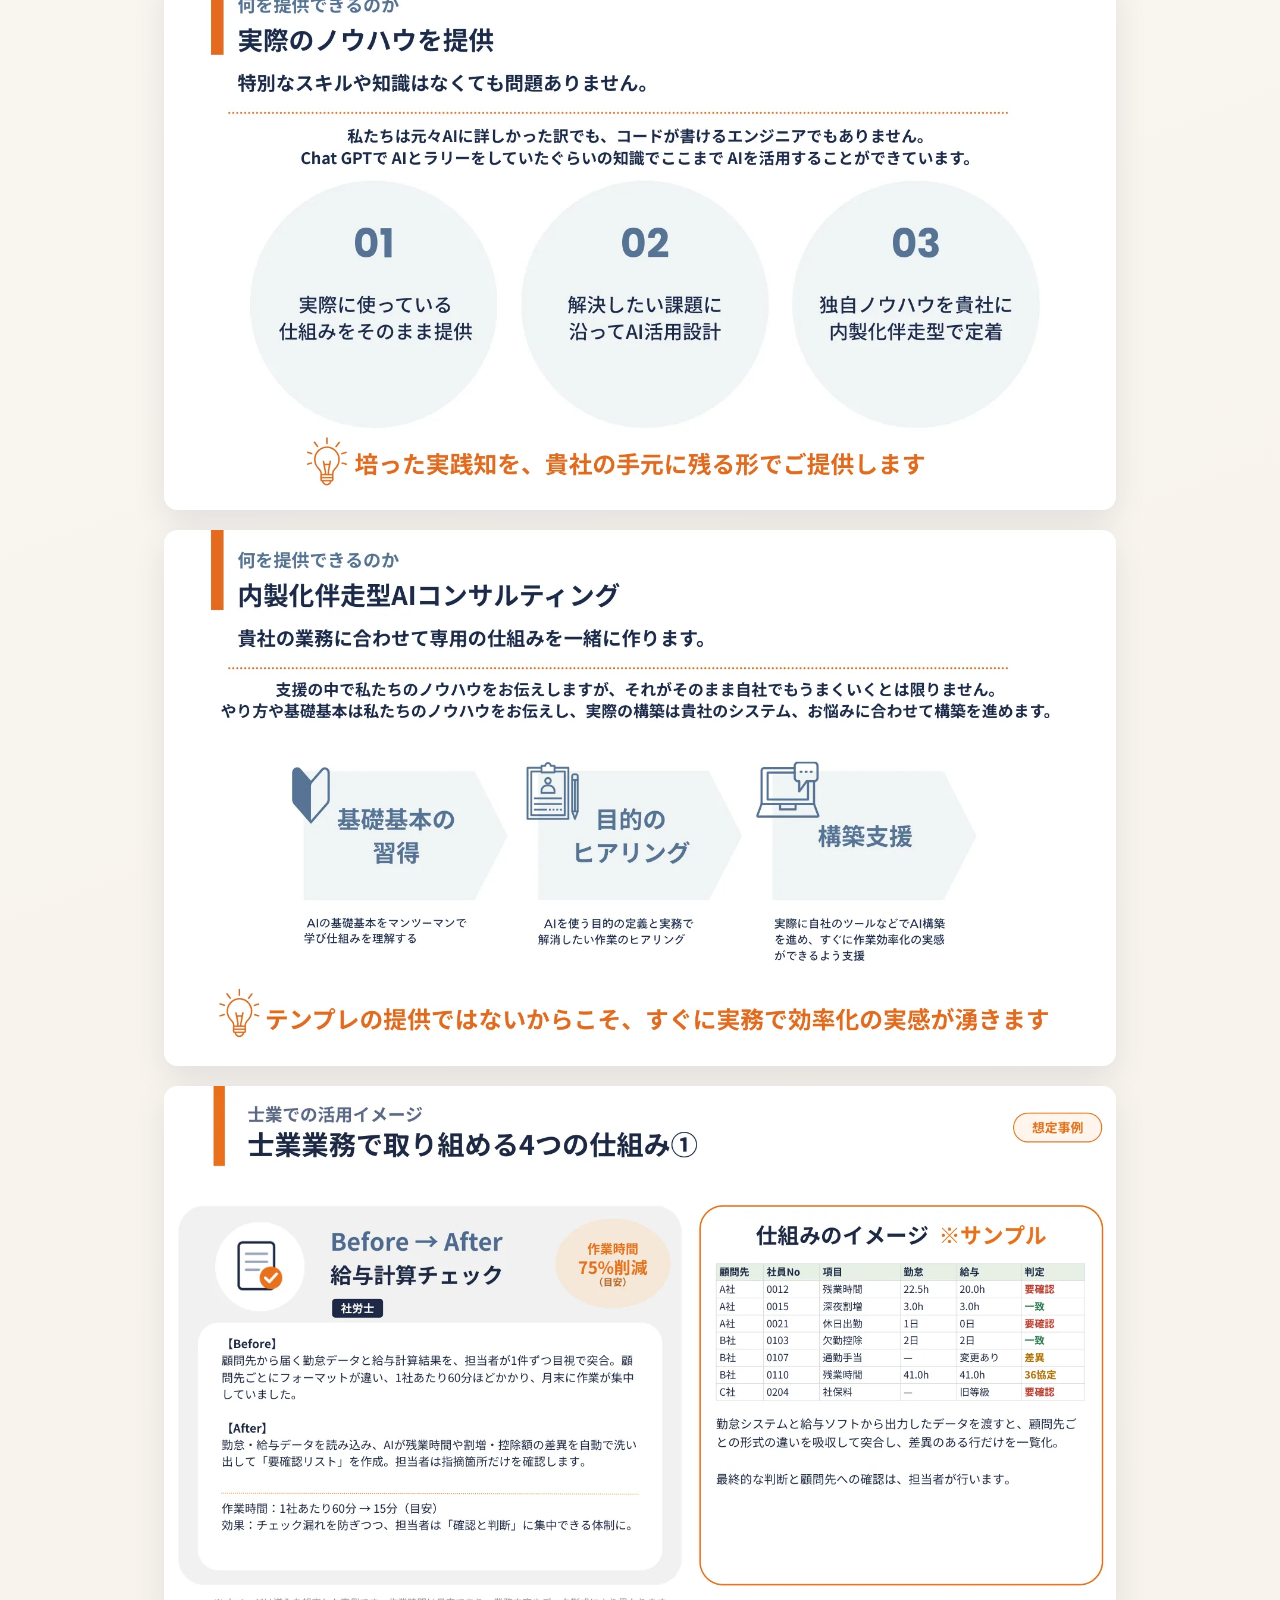
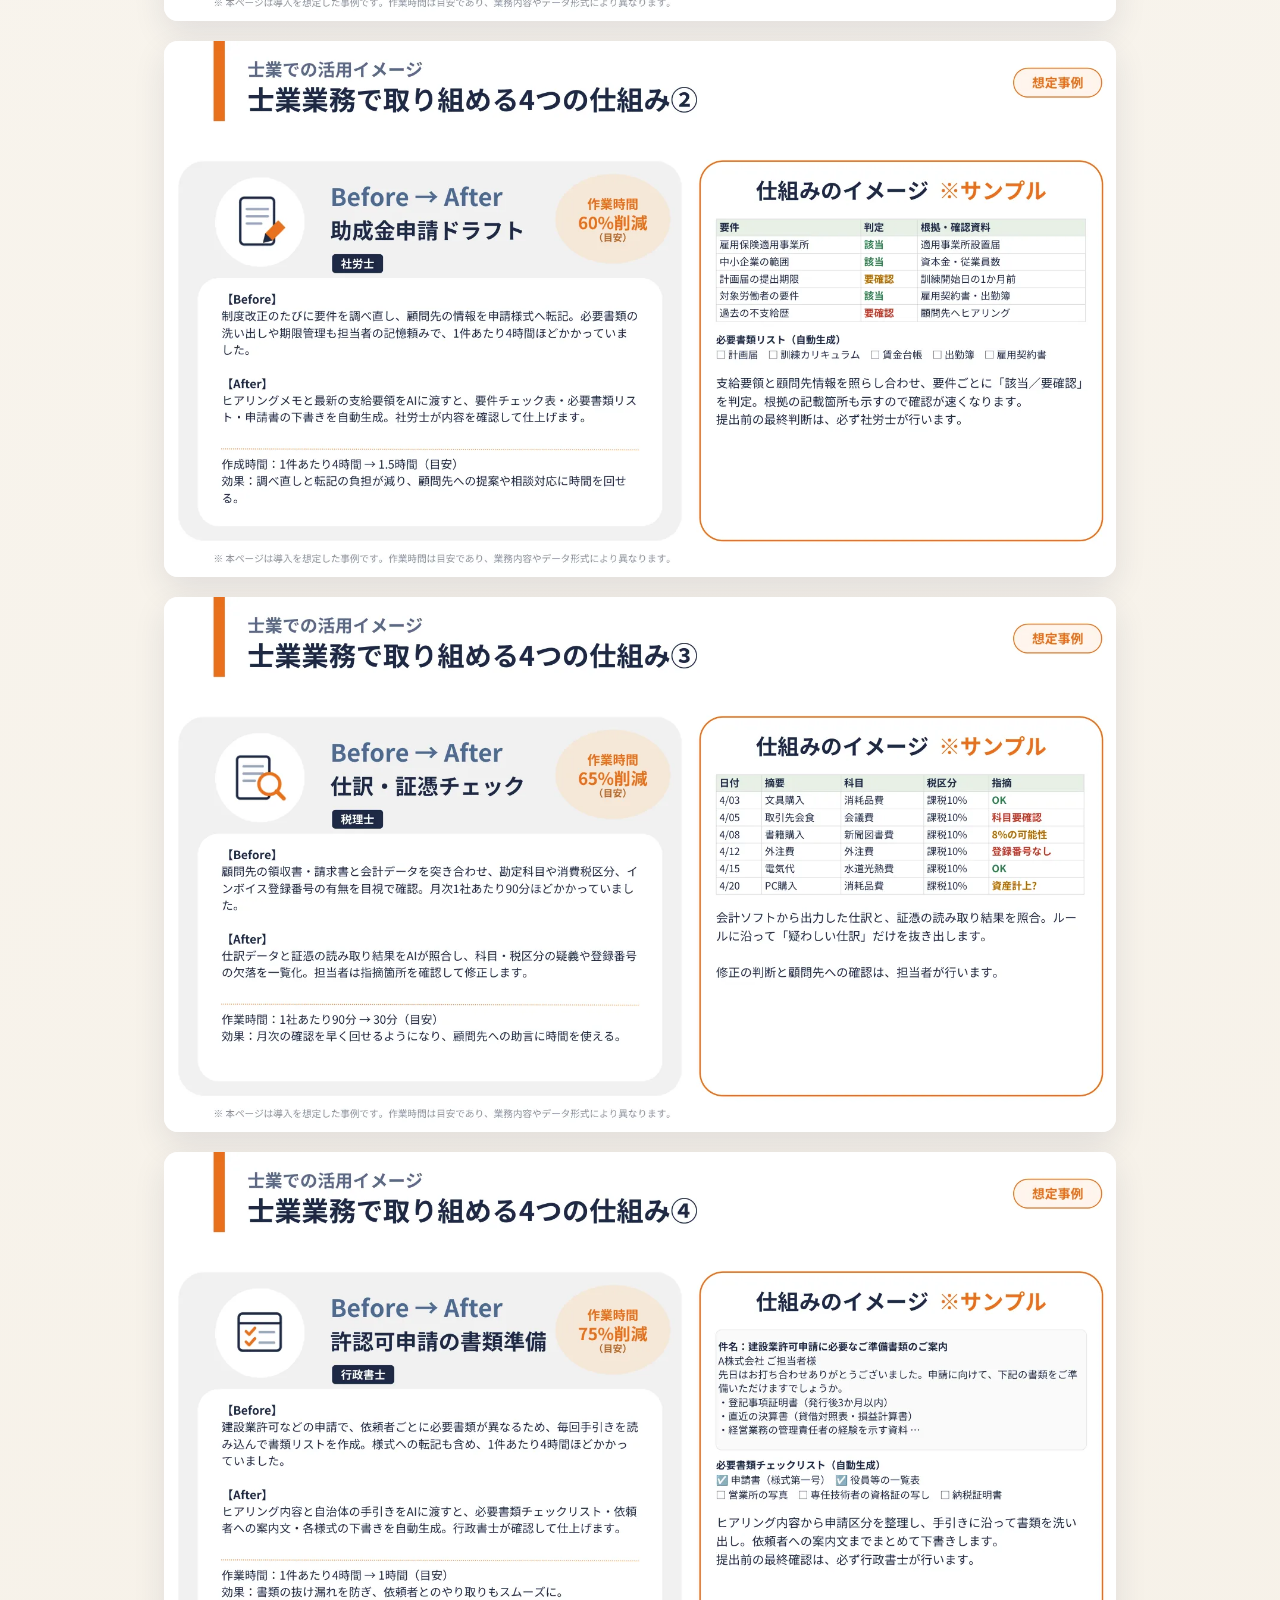
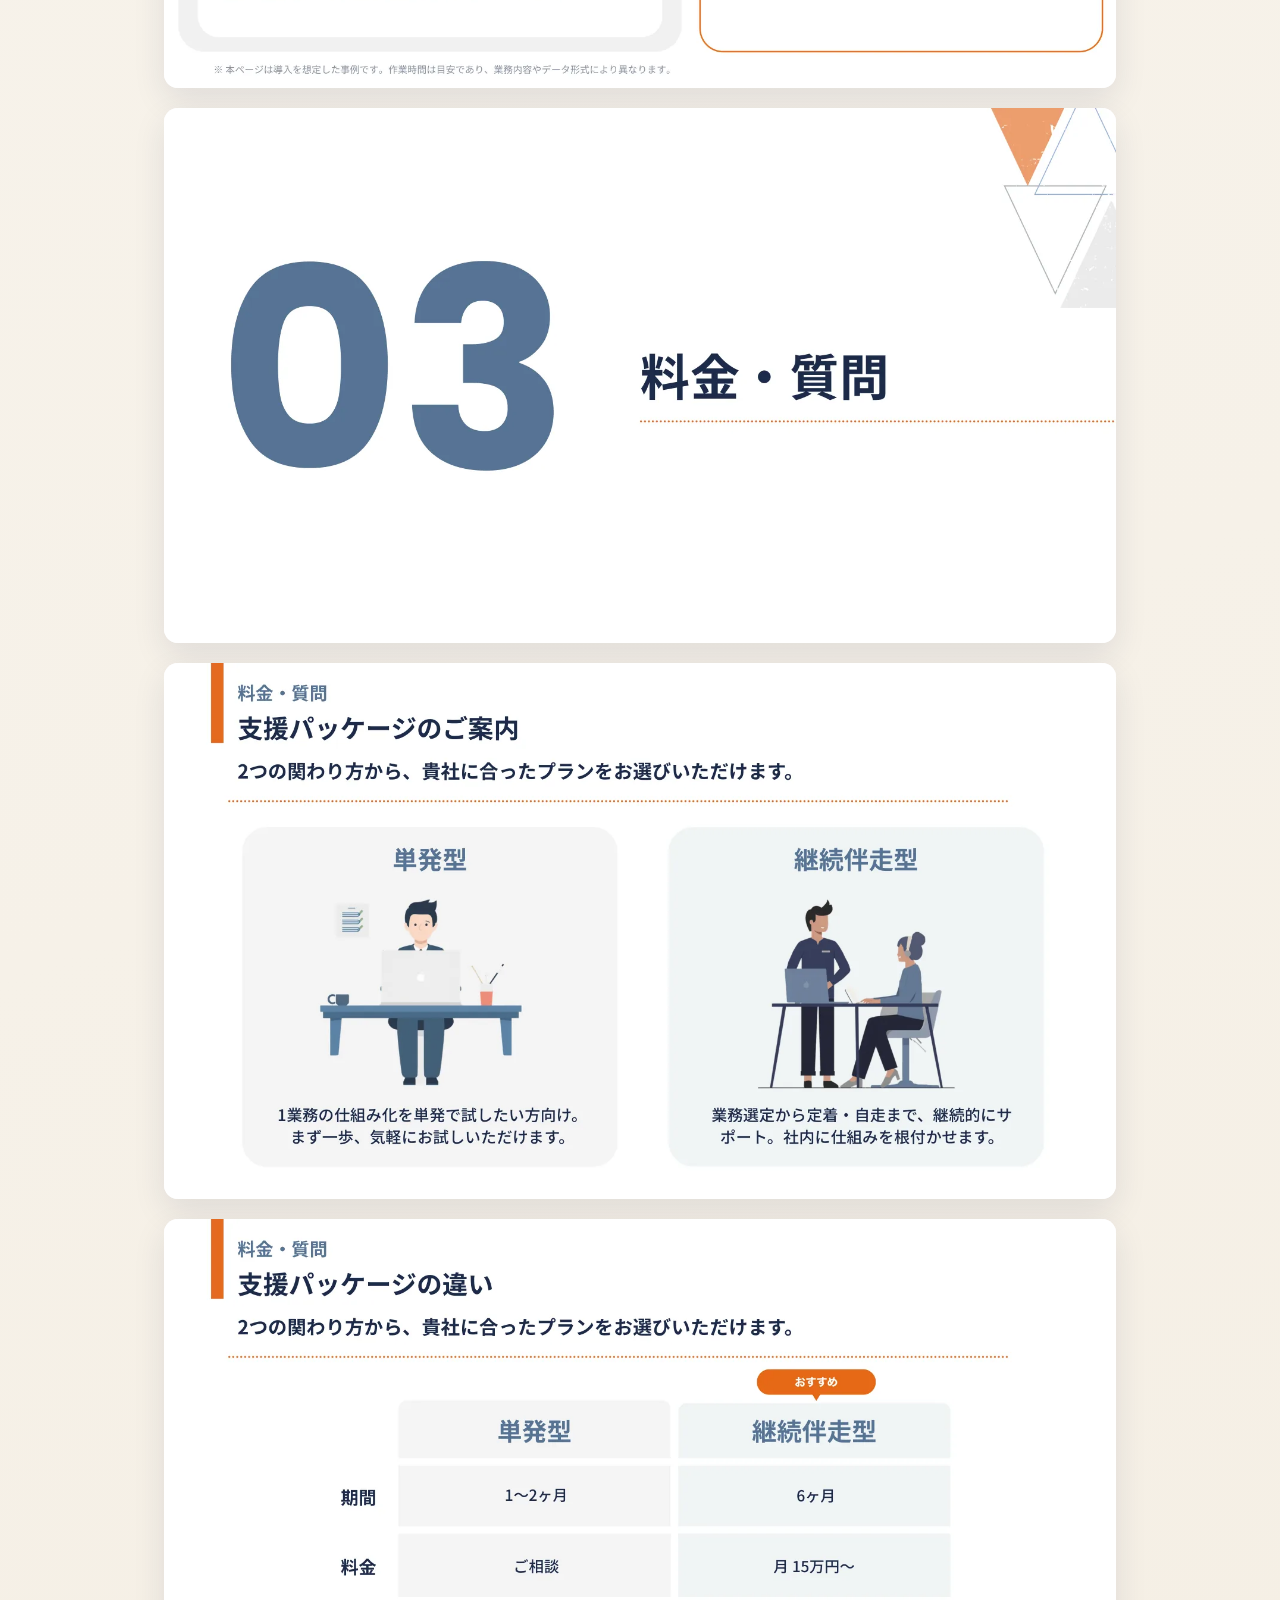
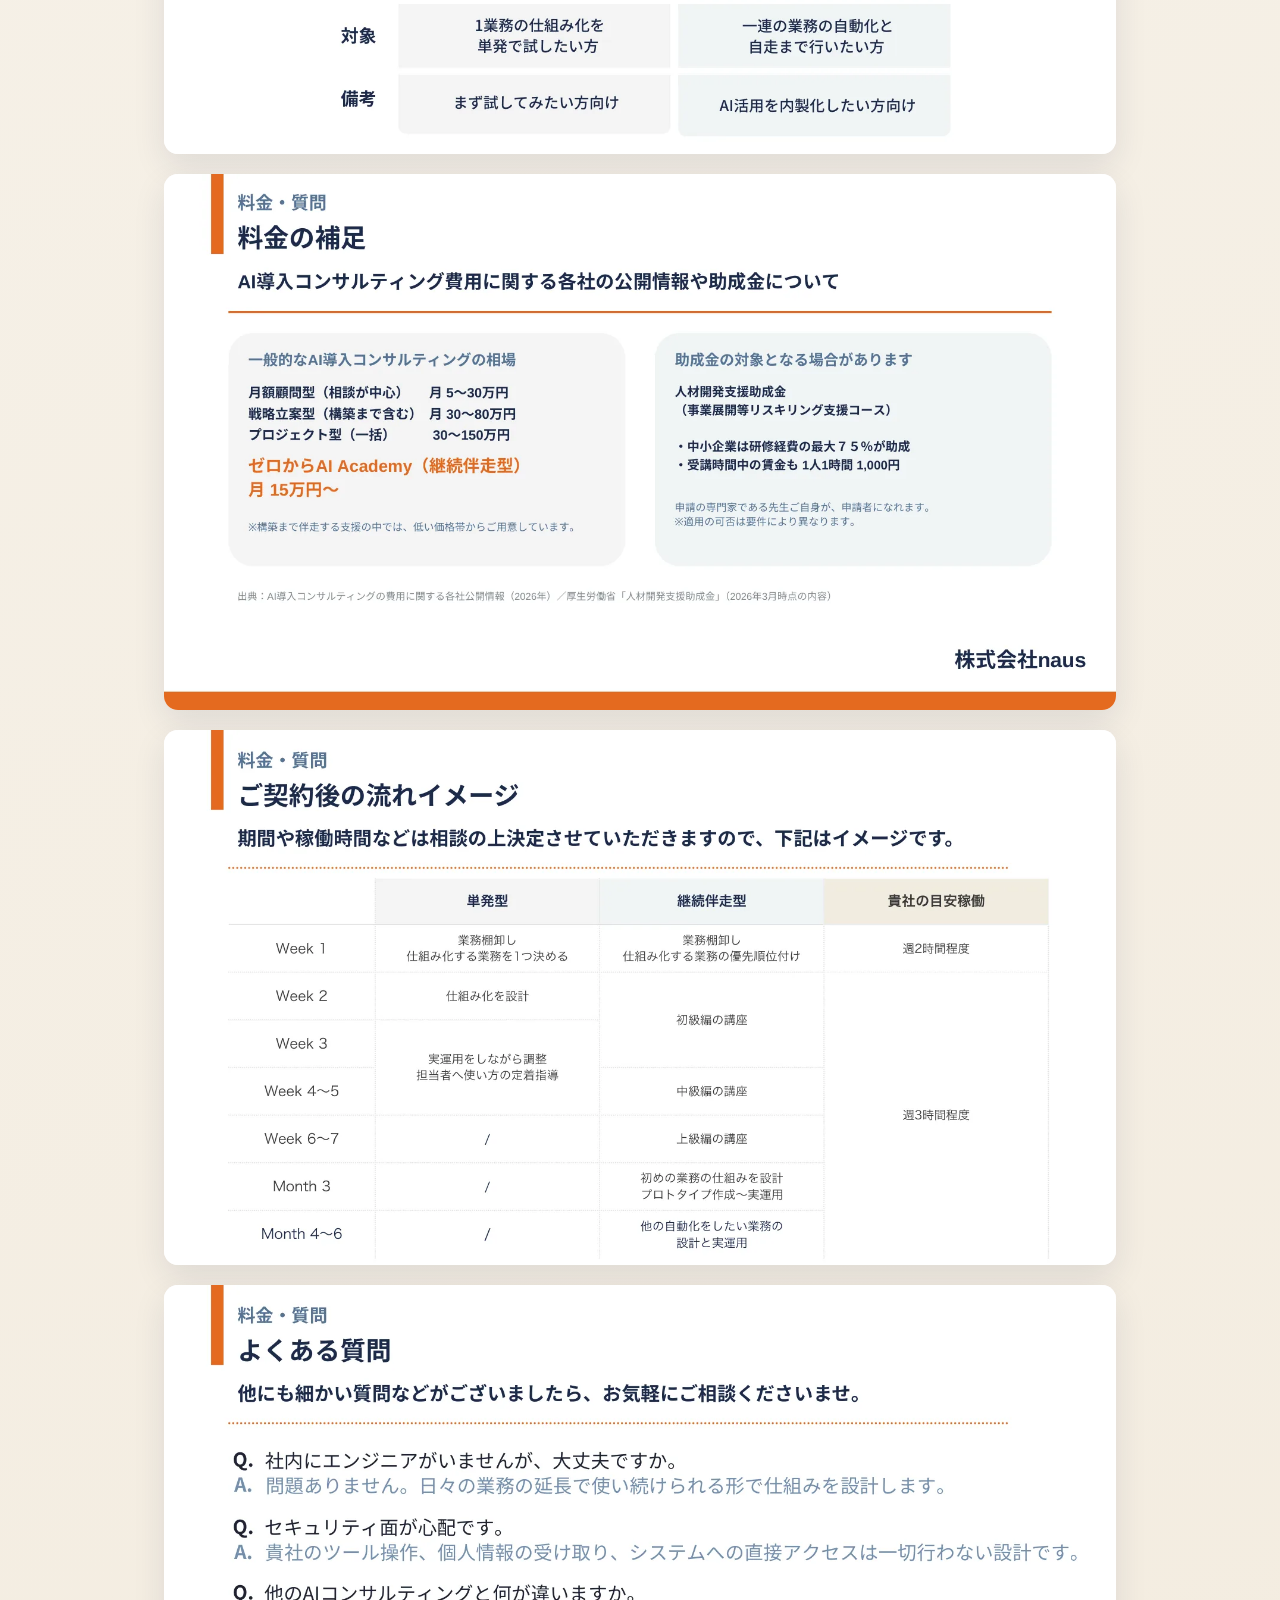
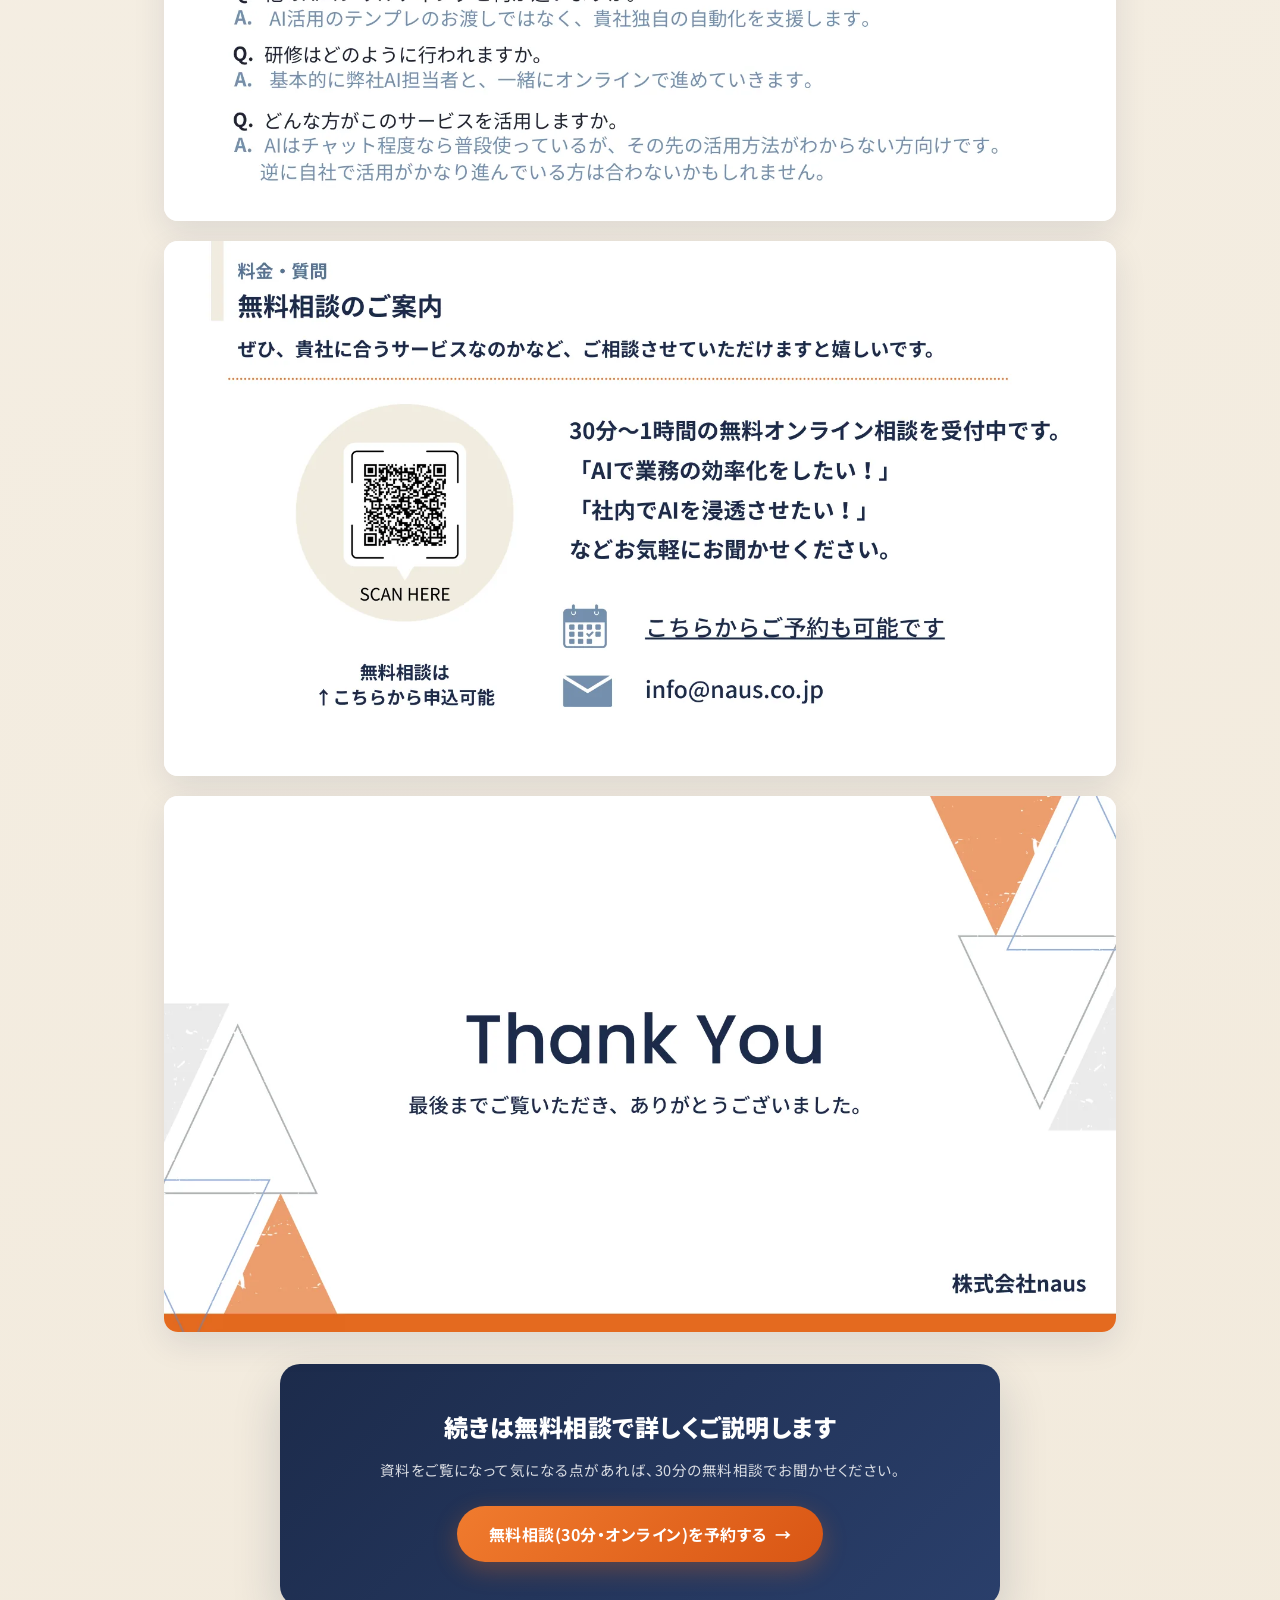
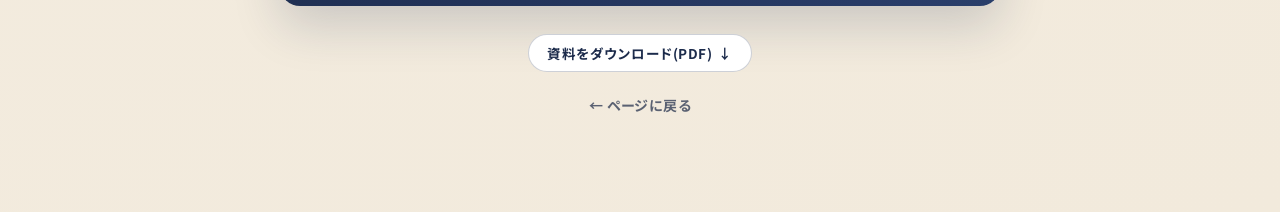
<file: shigyo/document/index.html>
<!DOCTYPE html>
<html>
<head>
<!-- Google Tag Manager -->
<script>(function(w,d,s,l,i){w[l]=w[l]||[];w[l].push({'gtm.start':
new Date().getTime(),event:'gtm.js'});var f=d.getElementsByTagName(s)[0],
j=d.createElement(s),dl=l!='dataLayer'?'&l='+l:'';j.async=true;j.src=
'https://www.googletagmanager.com/gtm.js?id='+i+dl;f.parentNode.insertBefore(j,f);
})(window,document,'script','dataLayer','GTM-KH89TTSH');</script>
<!-- End Google Tag Manager -->
<meta charset="utf-8">
<meta name="viewport" content="width=device-width, initial-scale=1">
<meta name="robots" content="noindex">
<title>紹介資料|ゼロからAI Academy for 士業 | naus</title>
<link rel="stylesheet" href="https://fonts.googleapis.com/css2?family=Noto+Sans+JP:wght@400;500;700;900&display=swap">
<link rel="stylesheet" href="../assets/thanks.css">
<link rel="stylesheet" href="/assets/viewer/viewer.css">
<link rel="stylesheet" href="/assets/booking/booking.css">
</head>
<body>
<!-- Google Tag Manager (noscript) -->
<noscript><iframe src="https://www.googletagmanager.com/ns.html?id=GTM-KH89TTSH"
height="0" width="0" style="display:none;visibility:hidden"></iframe></noscript>
<!-- End Google Tag Manager (noscript) -->
<header class="t-header">
  <div class="t-header-inner">
    <a href="/shigyo/" class="logo">
      <span class="logo-main">ゼロからAI Academy <small>for 士業</small></span>
      <span class="logo-by">by naus</span>
    </a>
  </div>
</header>
<main class="dv-main">
  <div class="dv-head">
    <h1 class="dv-title">「ゼロからAI Academy for 士業」紹介資料</h1>
    <p class="dv-lead">「ゼロからAI Academy」紹介資料を、このページでそのままご覧いただけます。</p>
  </div>
  <div class="dv-wrap">
    <div data-viewer="shigyo" data-src="/shigyo/assets/viewer-pages/" data-pages="25" data-alt="ゼロからAI Academy for 士業 紹介資料"></div>
    <noscript><p class="dv-noscript">資料を表示できませんでした。下の「資料をダウンロード(PDF)」からご覧ください。</p></noscript>
    <section class="dv-cta" aria-labelledby="dv-cta-title">
      <h2 id="dv-cta-title" class="dv-cta-title">続きは無料相談で詳しくご説明します</h2>
      <p class="dv-cta-text">資料をご覧になって気になる点があれば、30分の無料相談でお聞かせください。</p>
      <a href="https://calendar.app.google/waQHq6Jvxr3rPzez9" target="_blank" rel="noopener" class="dv-cta-btn">無料相談(30分・オンライン)を予約する<span aria-hidden="true">→</span></a>
    </section>
    <p class="dv-dl-wrap"><a href="../assets/zerokara-ai-academy-shigyo.pdf" download="ゼロからAI Academy for 士業_紹介資料.pdf" class="dv-dl">資料をダウンロード(PDF)<span aria-hidden="true">↓</span></a></p>
    <p class="dv-back"><a href="/shigyo/">← ページに戻る</a></p>
  </div>
</main>
<script src="/assets/viewer/viewer.js"></script>
<script src="/assets/source-fields/source-fields.js" defer></script>
<script src="/assets/booking/booking.js" defer></script>
</body>
</html>
</file>
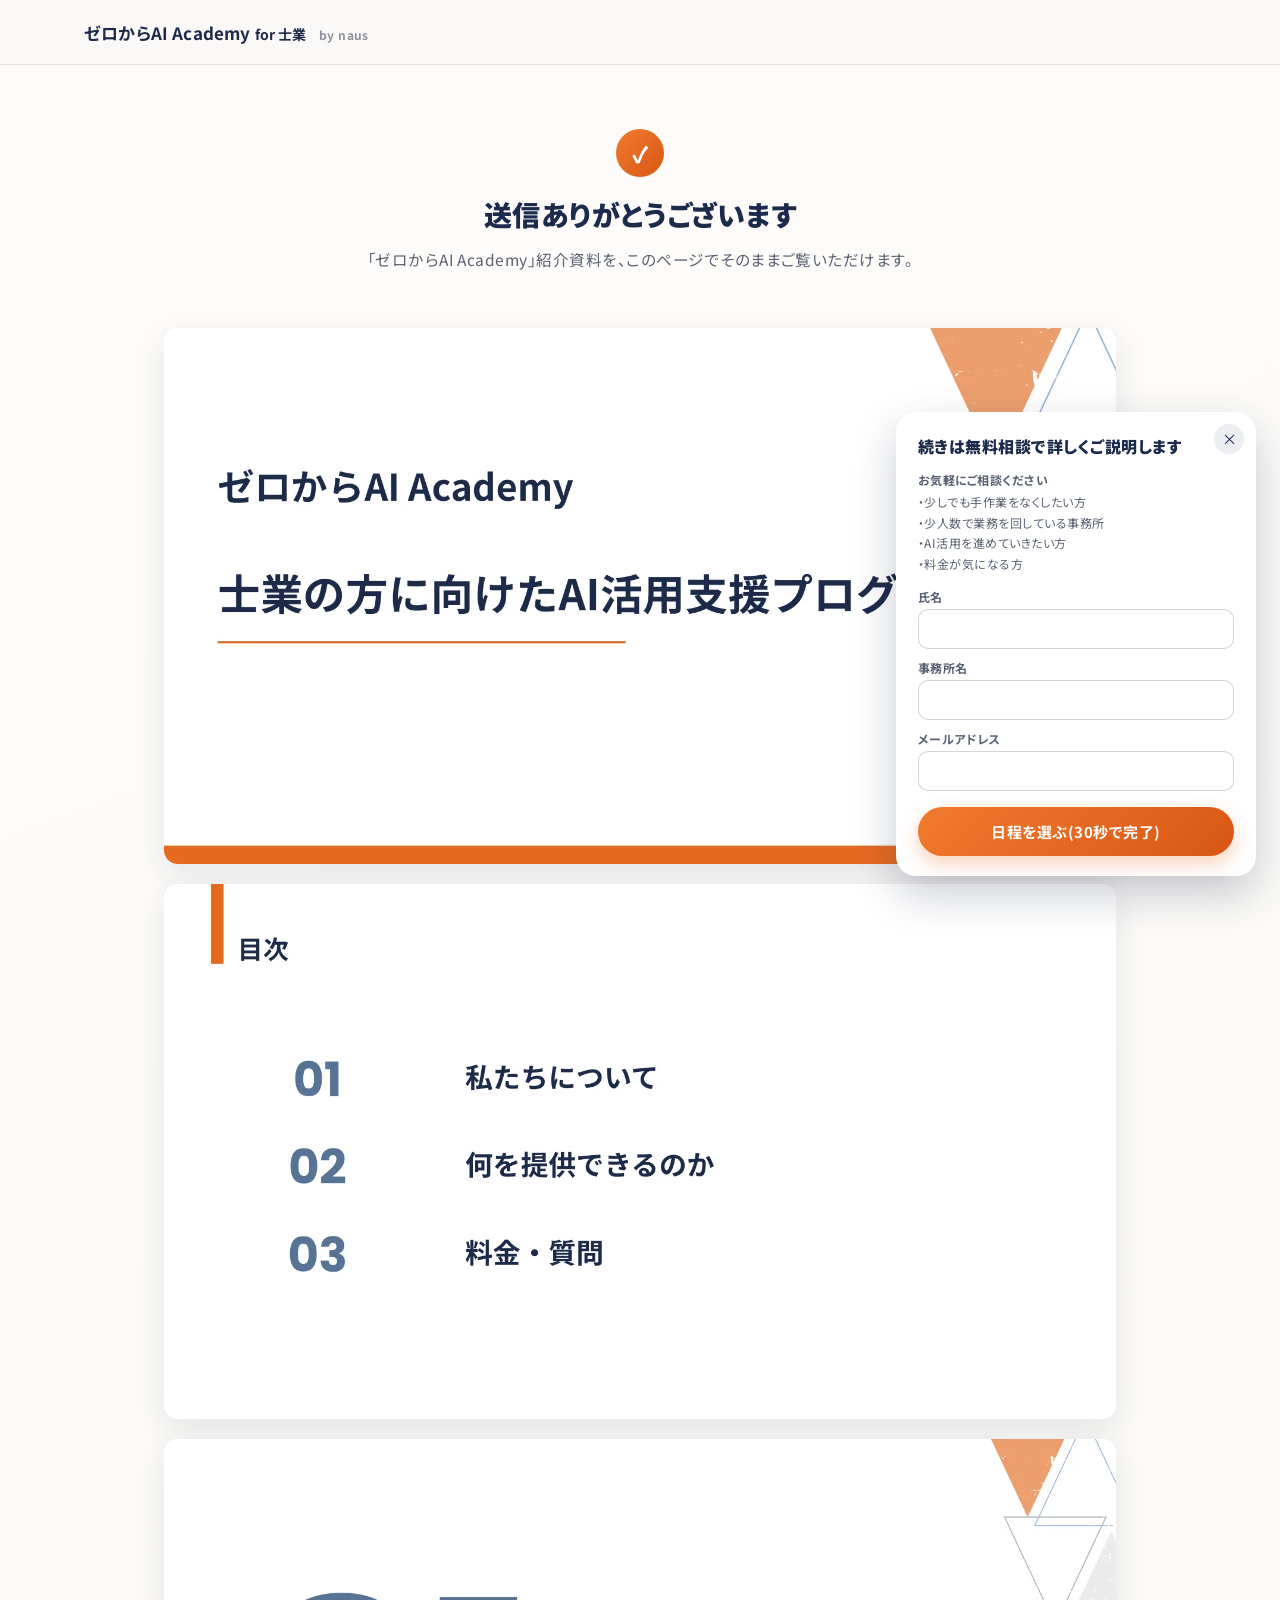
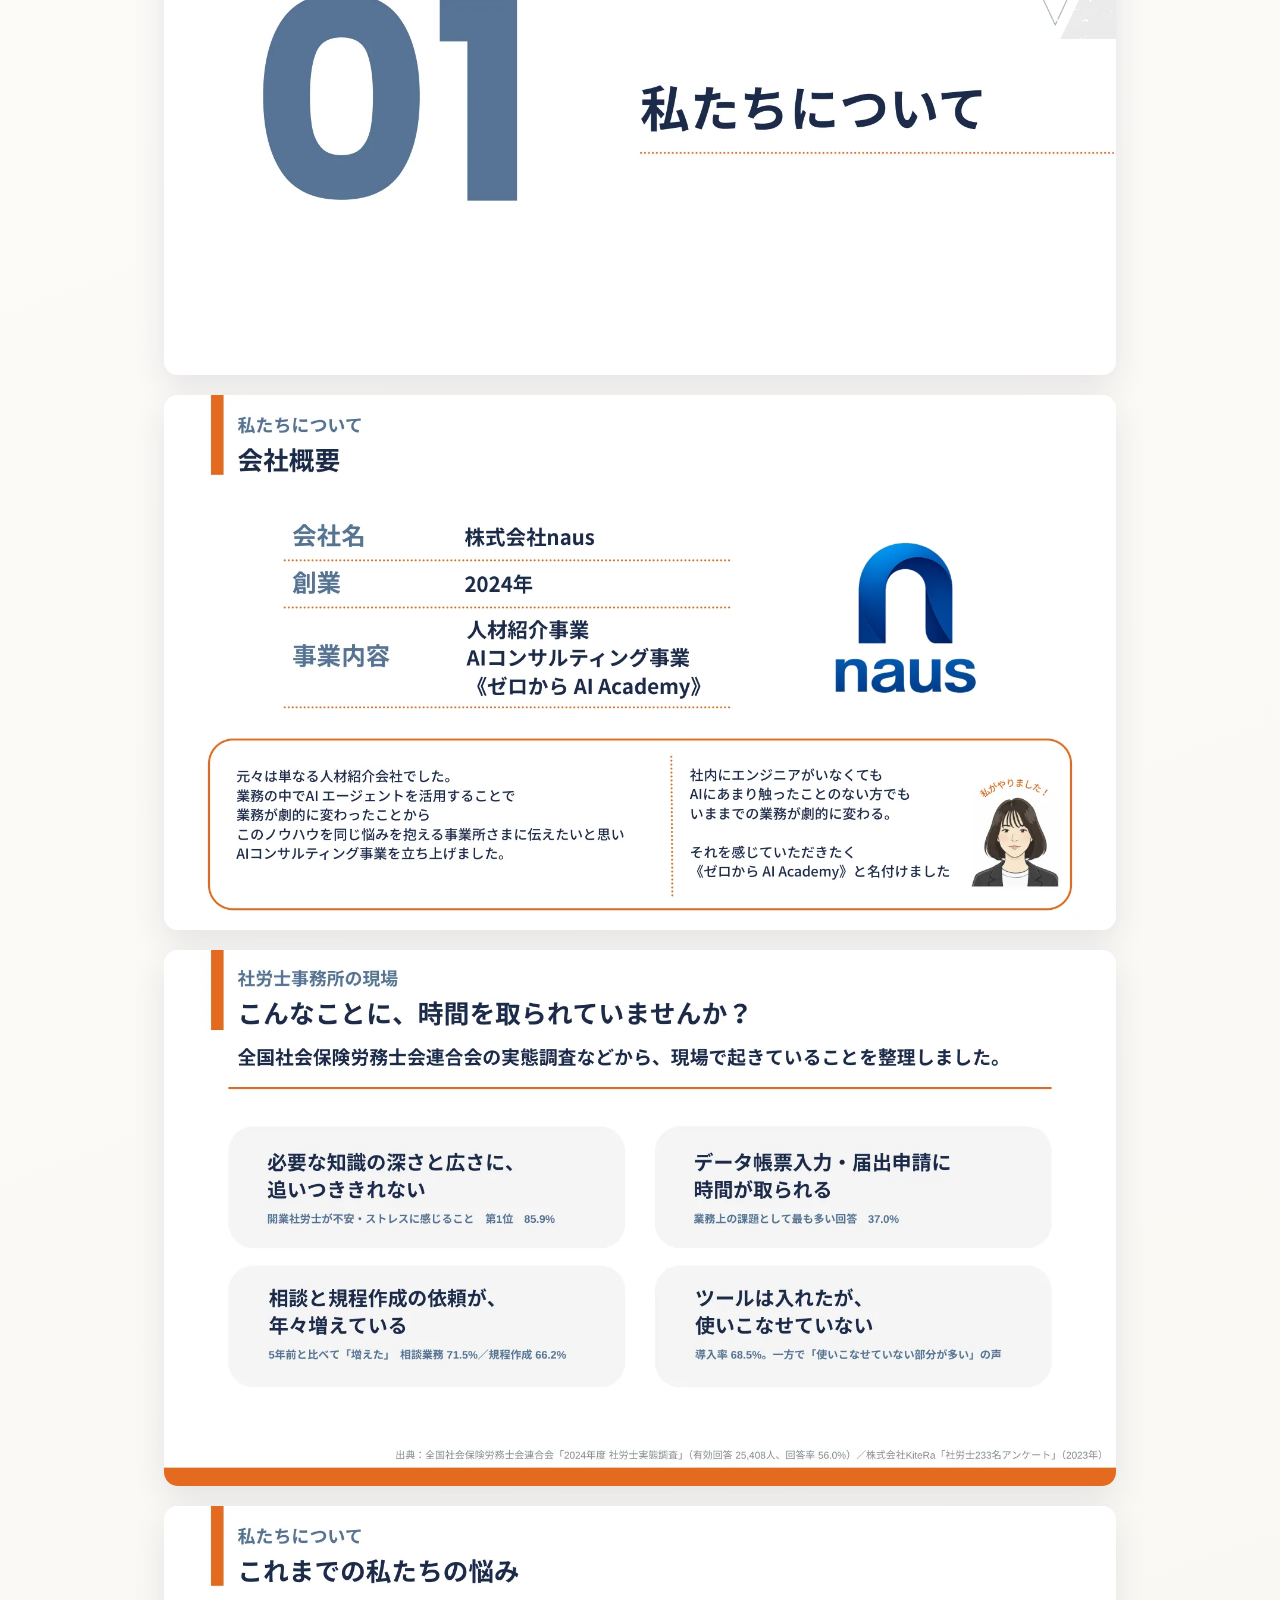
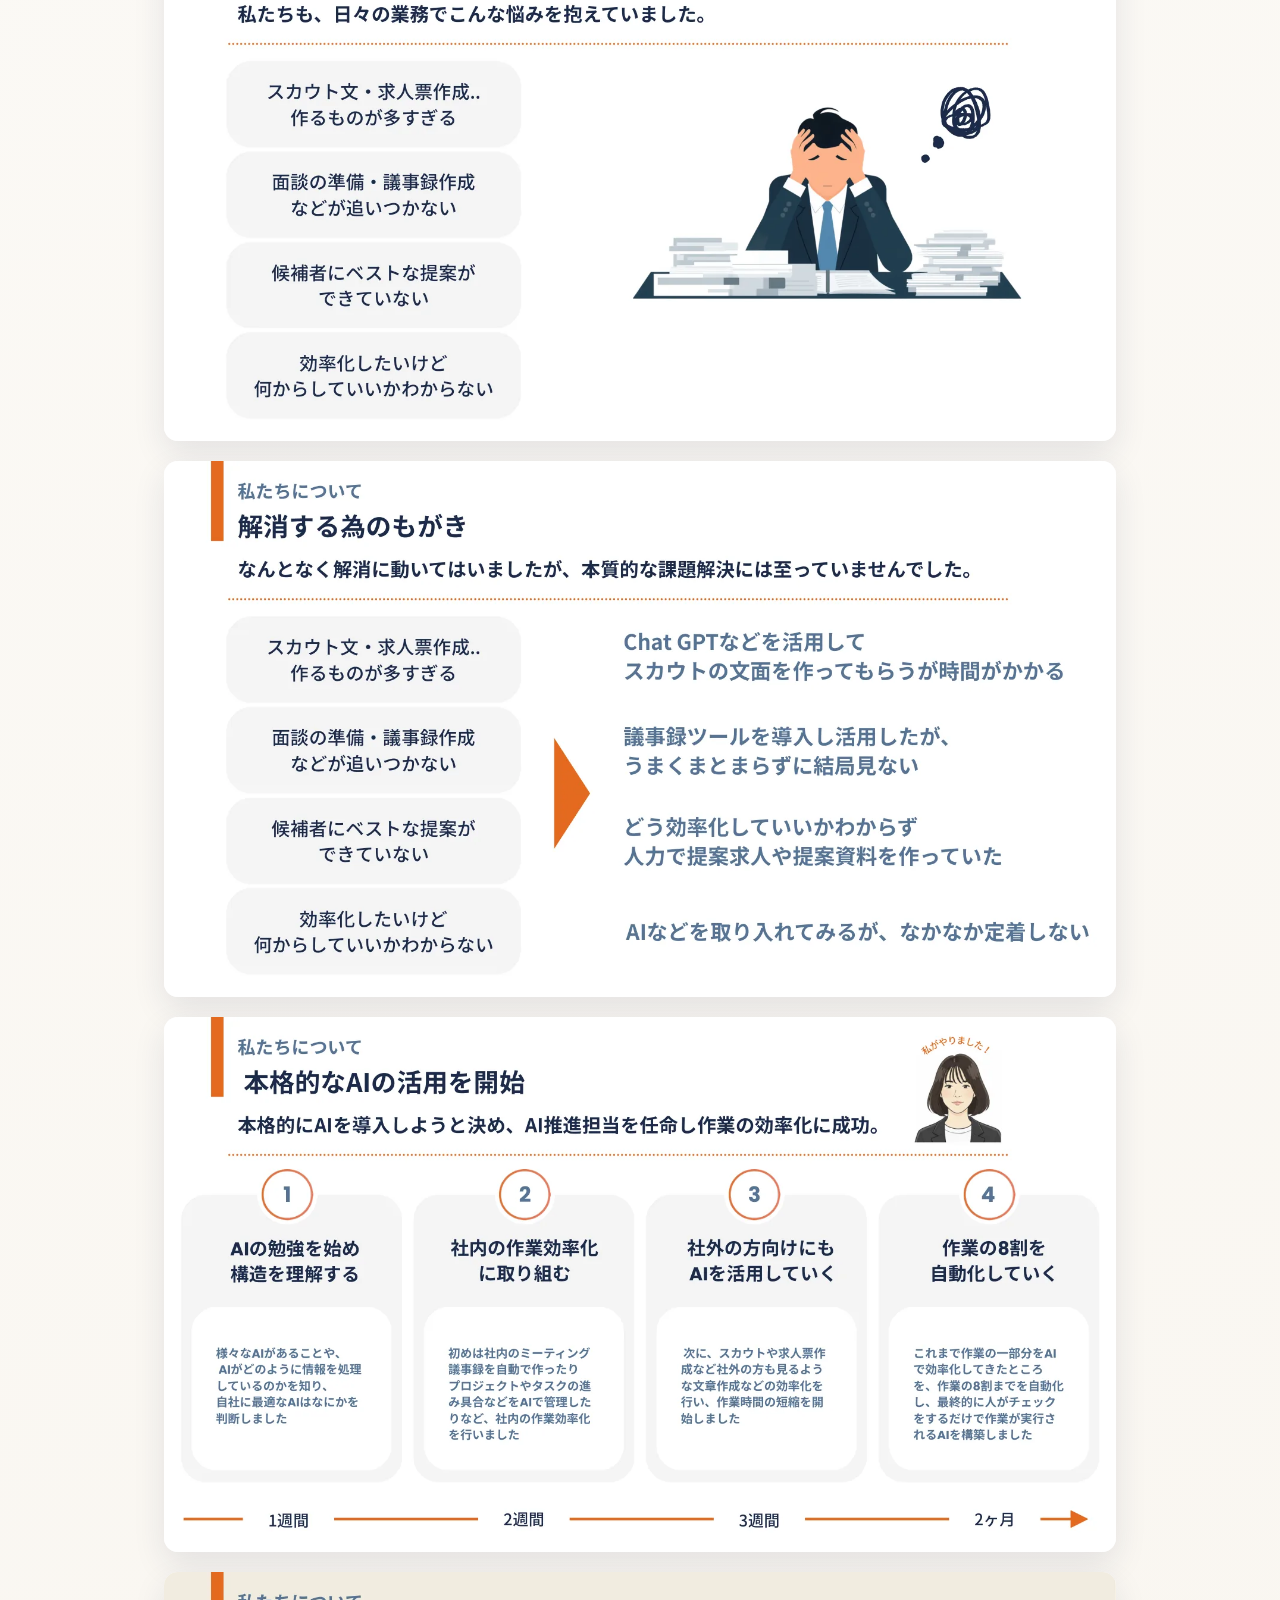
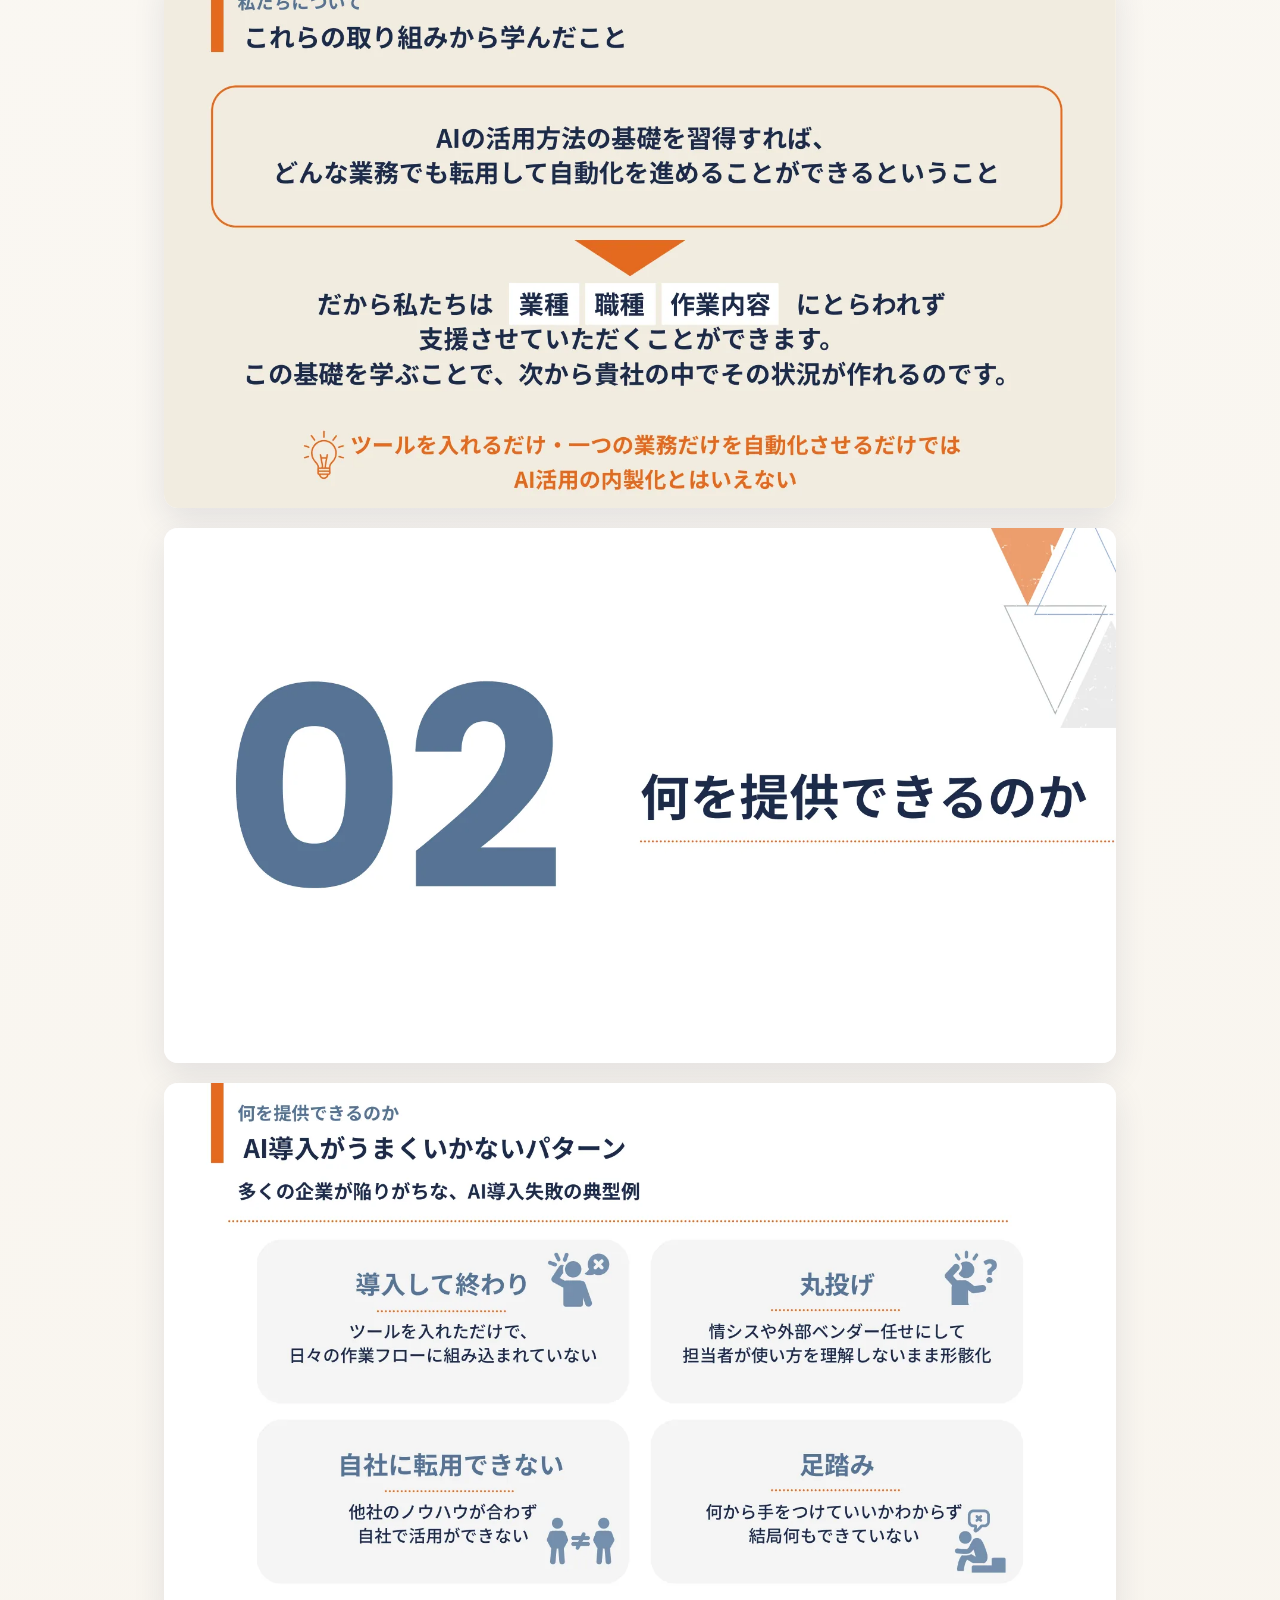
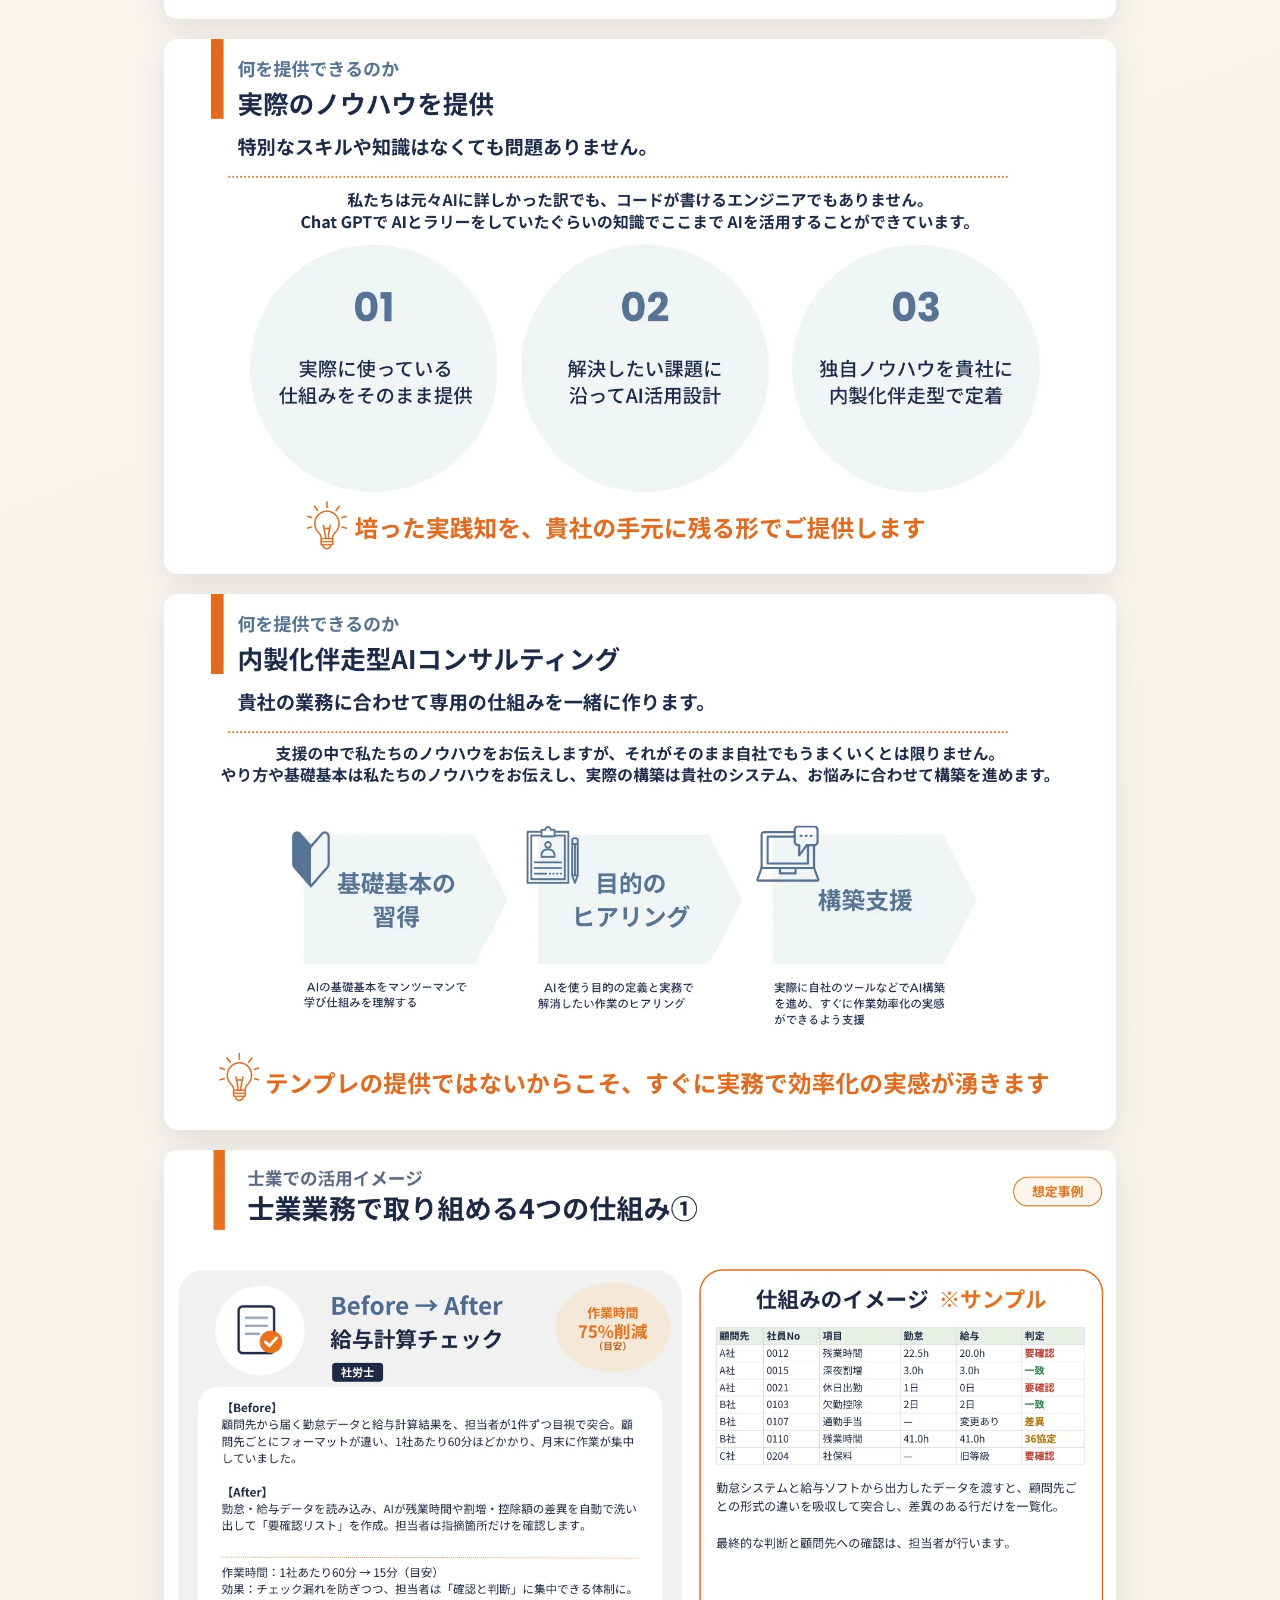
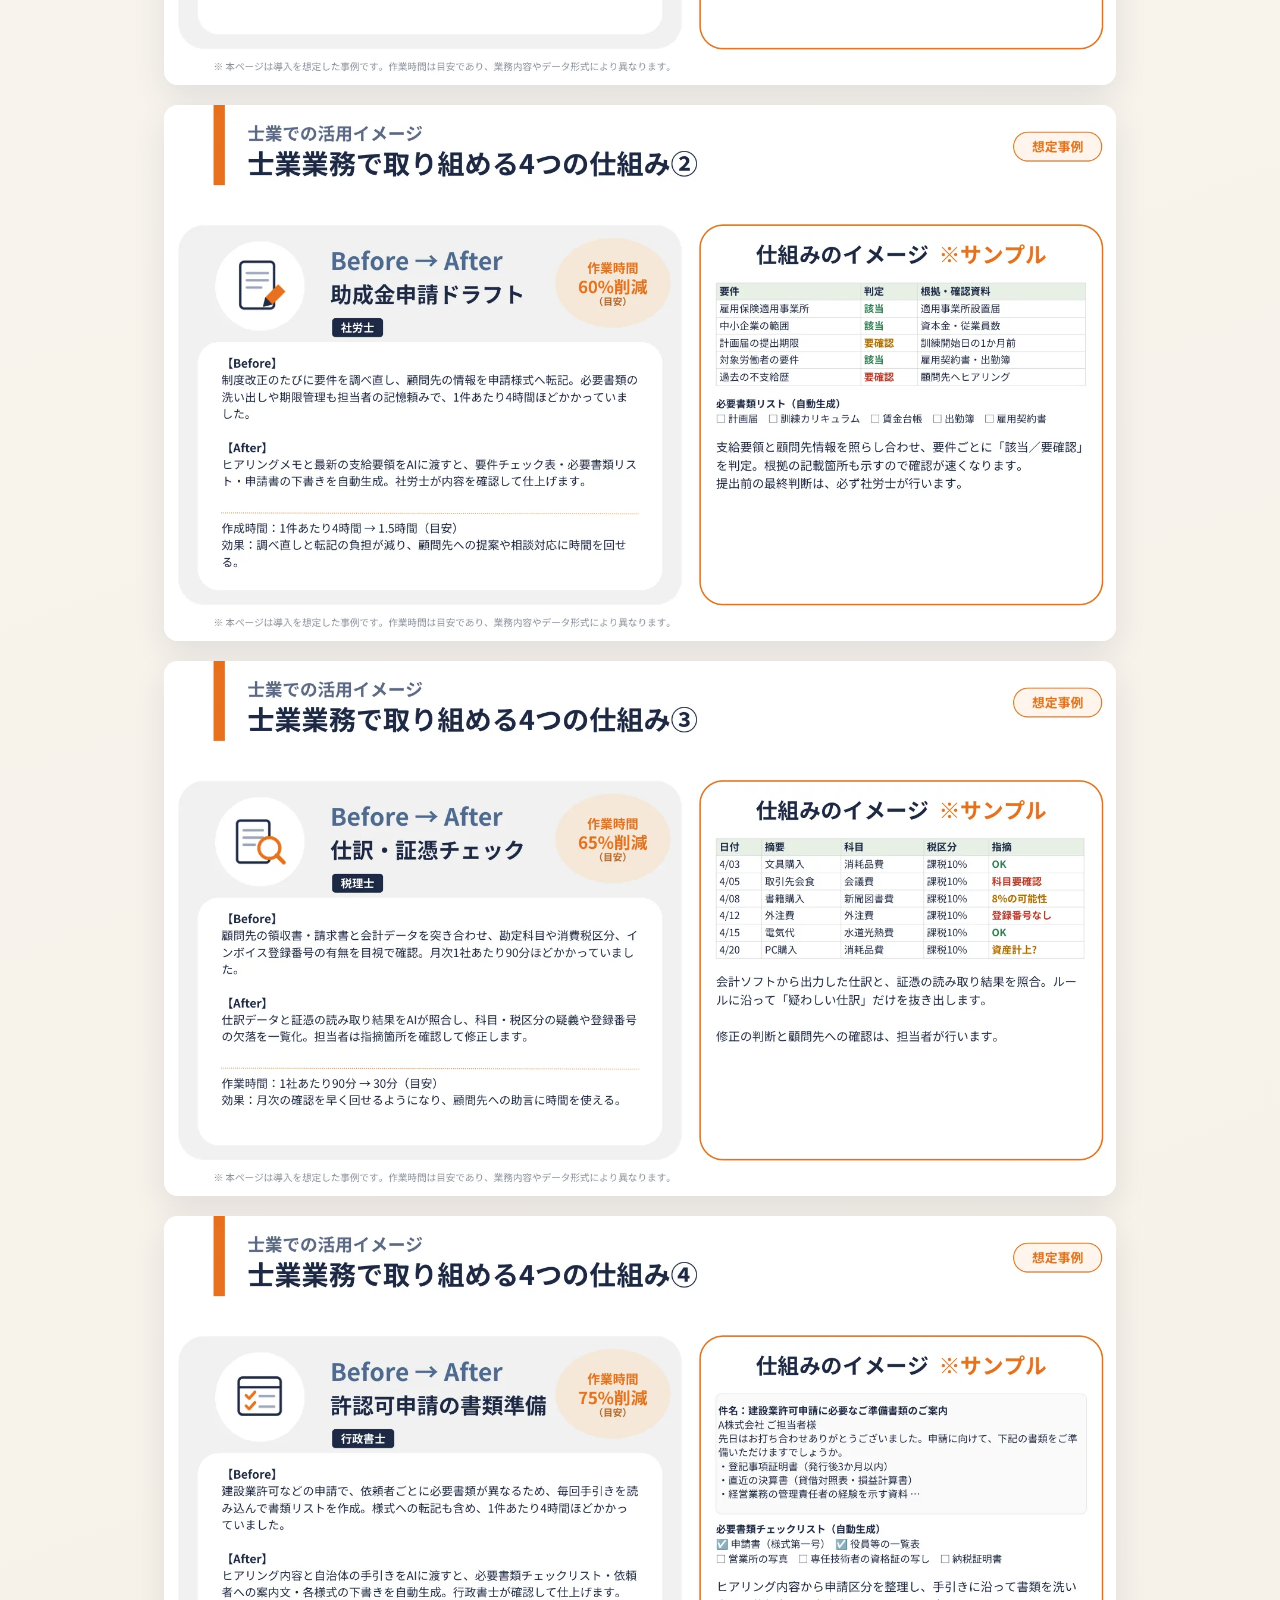
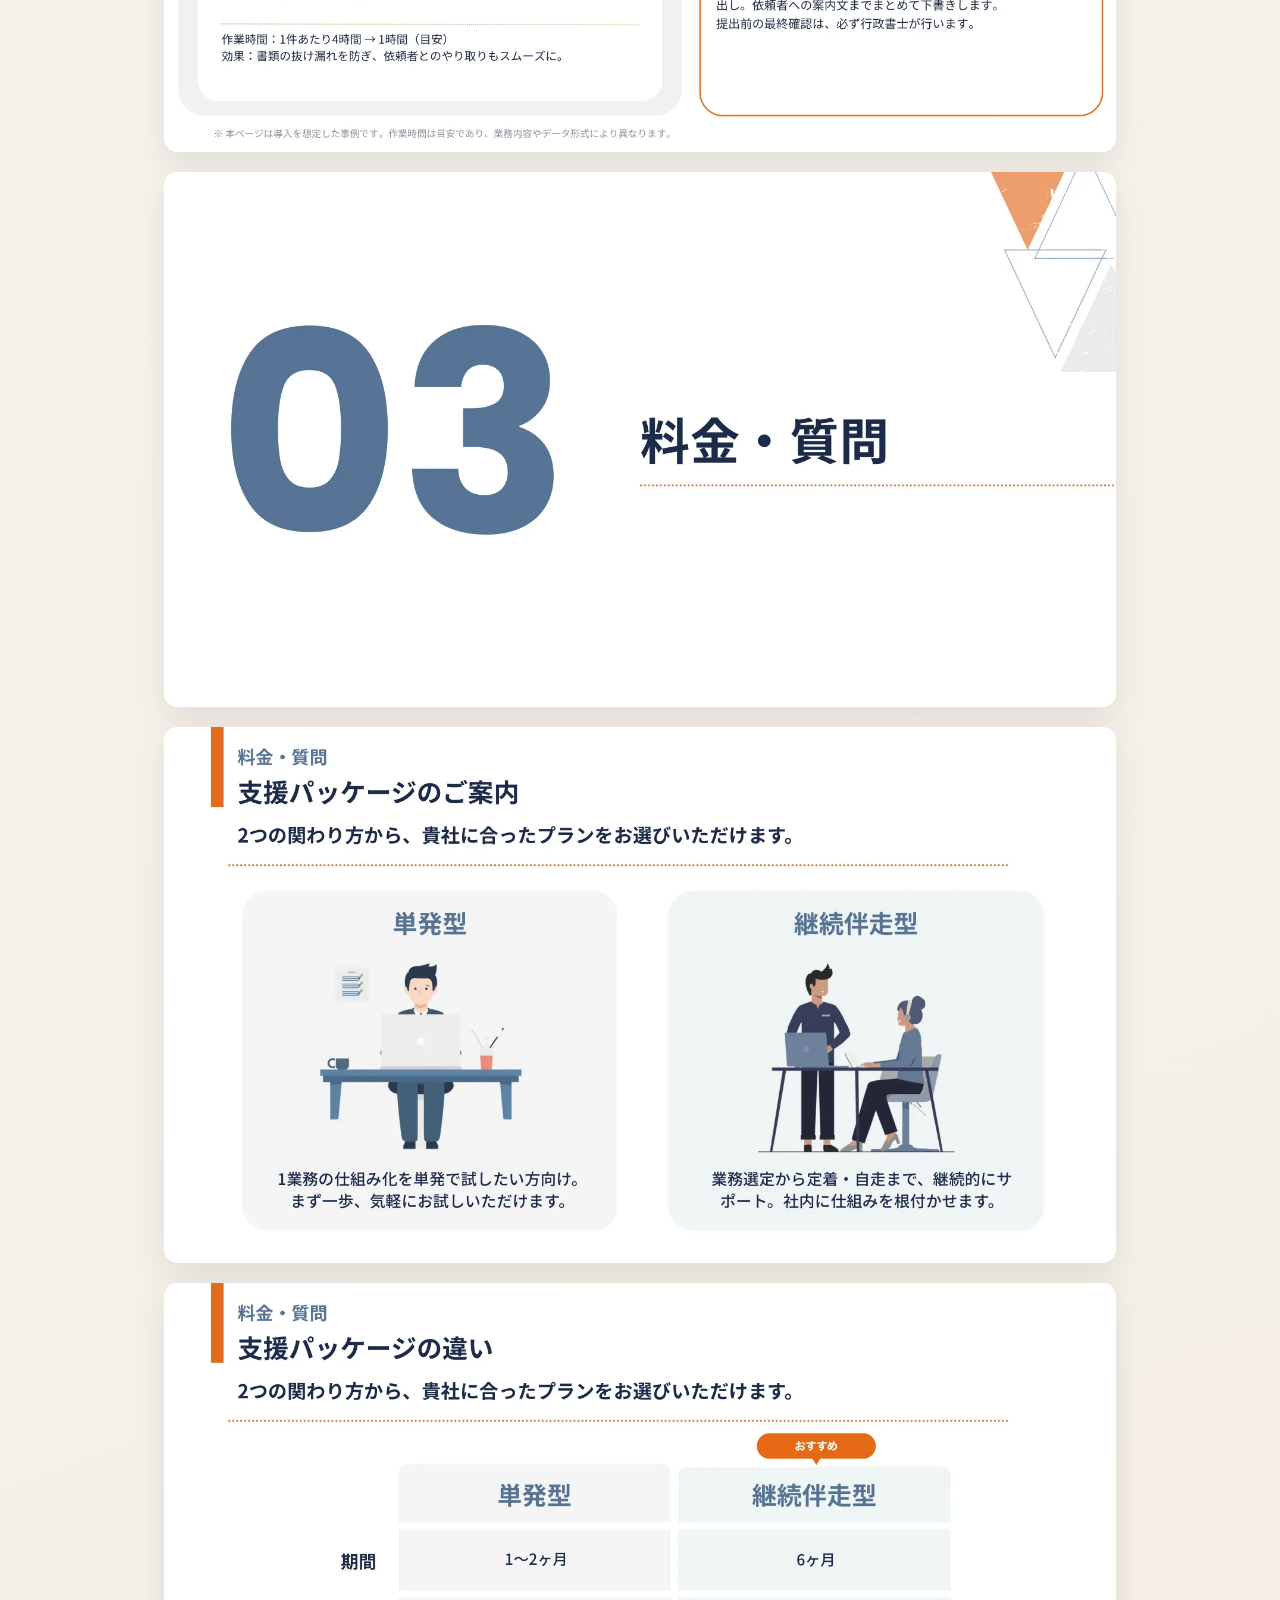
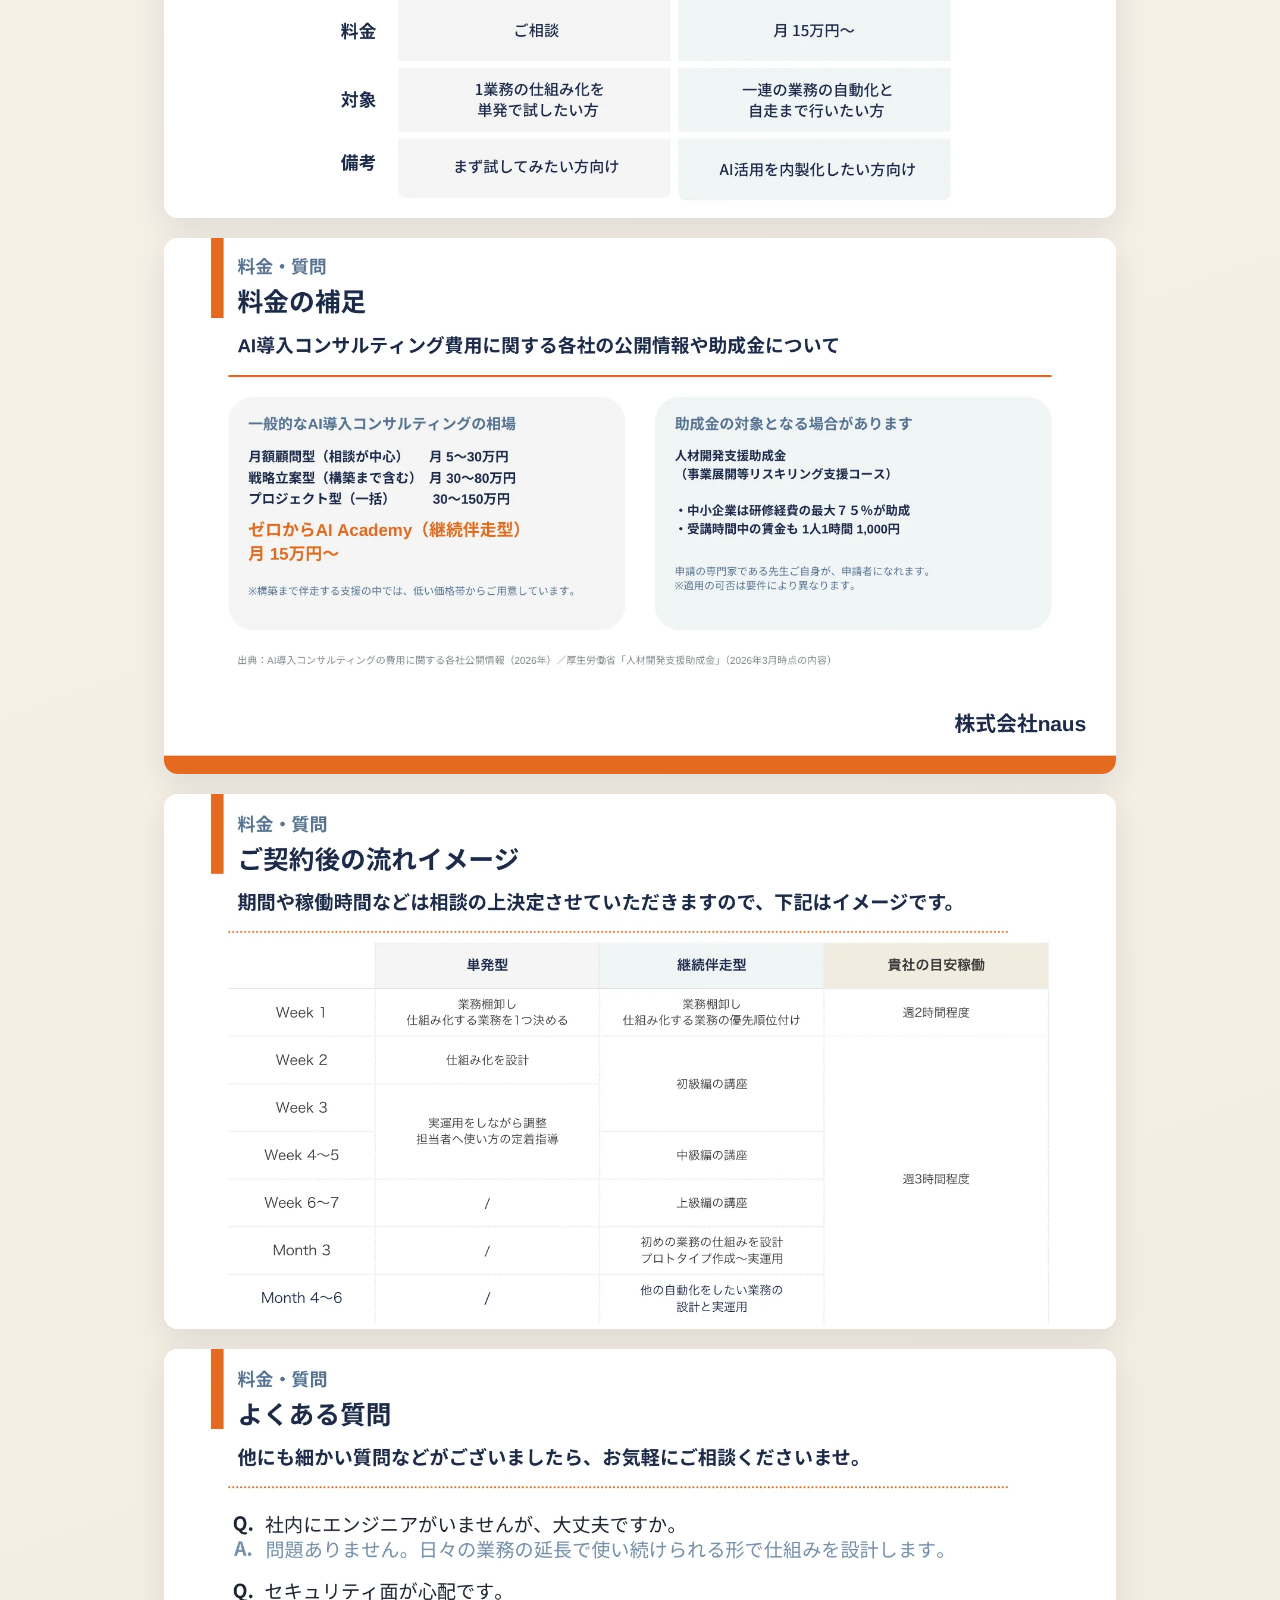
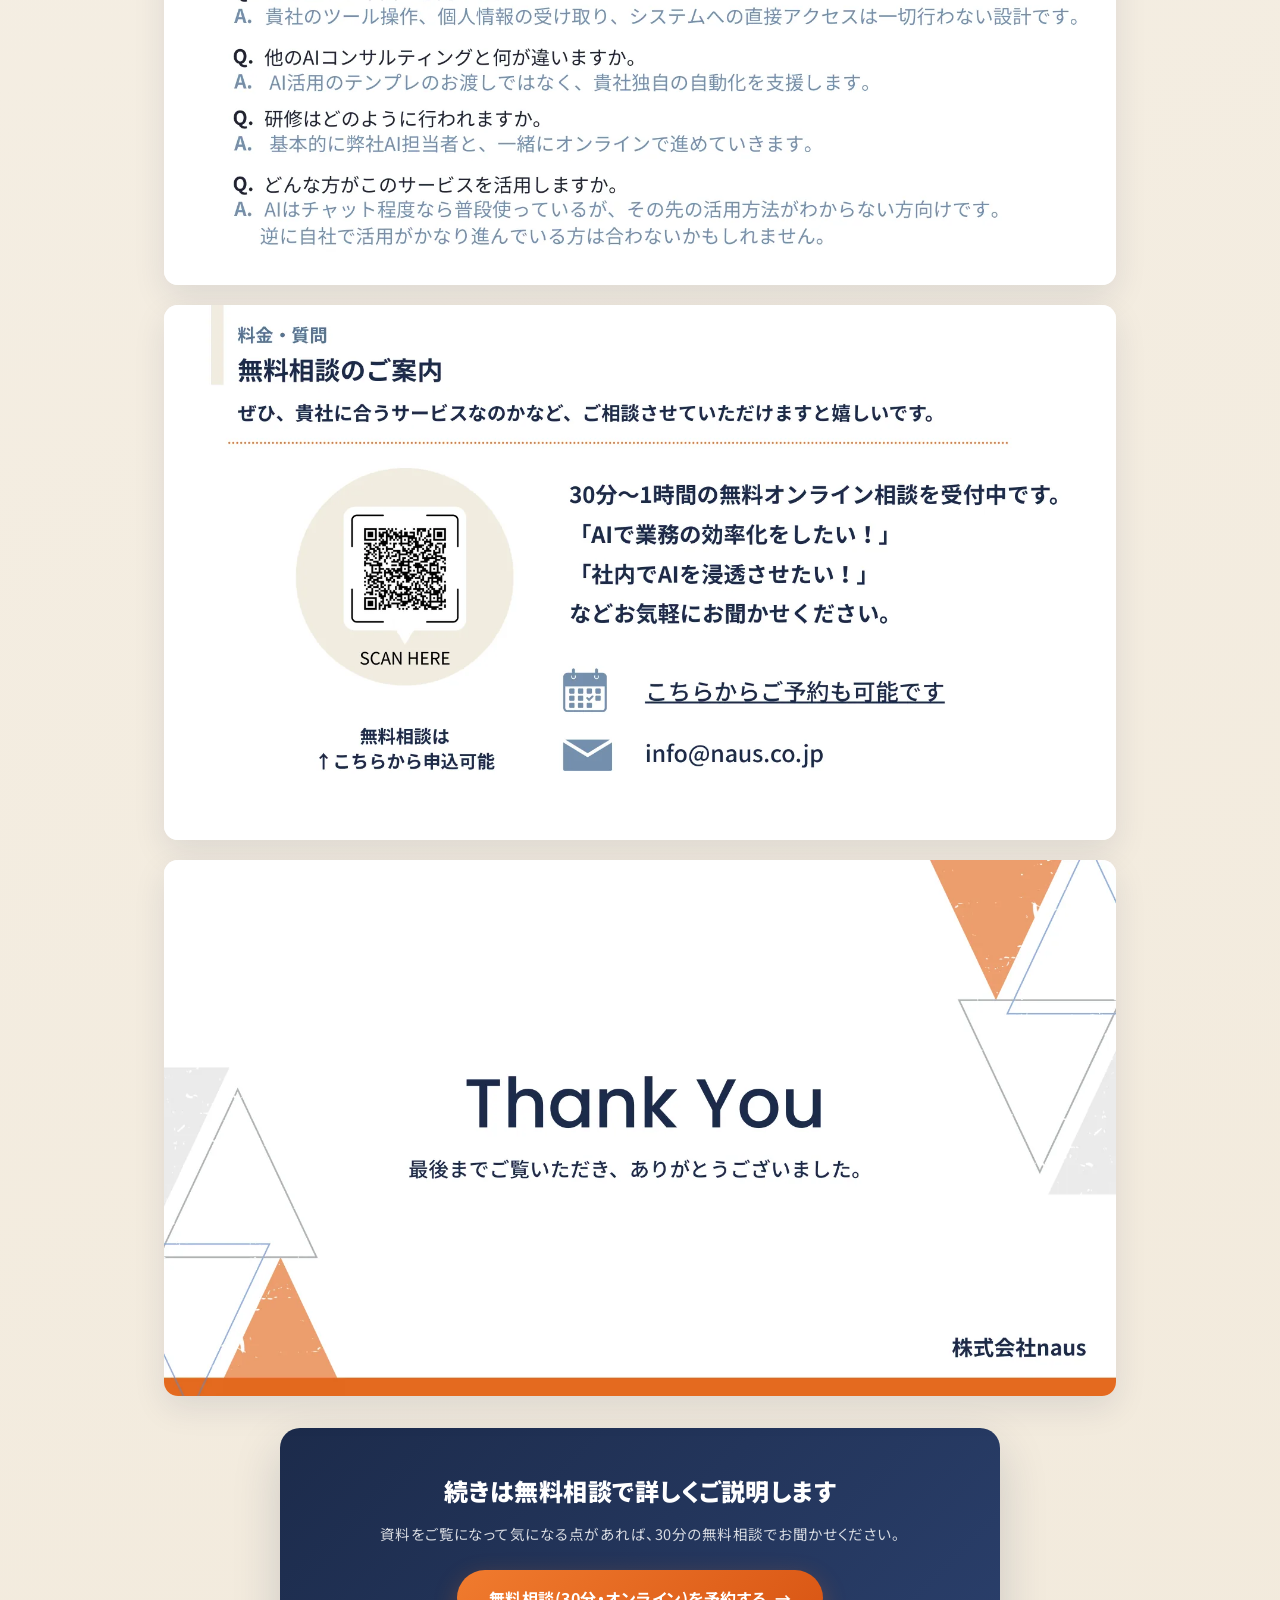
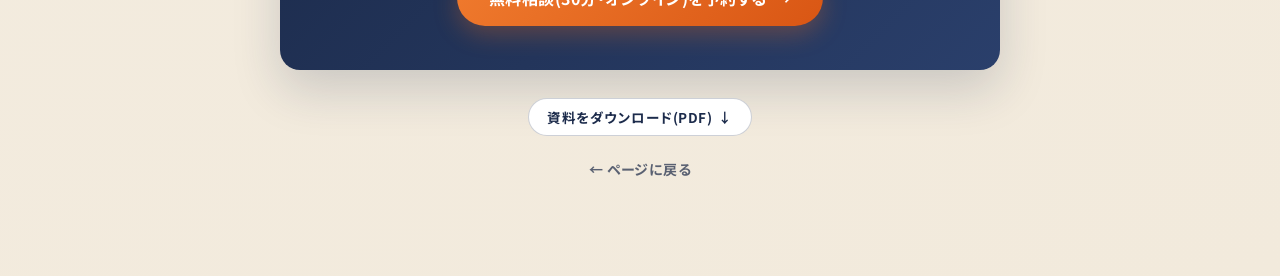
<file: shigyo/thanks/index.html>
<!DOCTYPE html>
<html>
<head>
<!-- Google Tag Manager -->
<script>(function(w,d,s,l,i){w[l]=w[l]||[];w[l].push({'gtm.start':
new Date().getTime(),event:'gtm.js'});var f=d.getElementsByTagName(s)[0],
j=d.createElement(s),dl=l!='dataLayer'?'&l='+l:'';j.async=true;j.src=
'https://www.googletagmanager.com/gtm.js?id='+i+dl;f.parentNode.insertBefore(j,f);
})(window,document,'script','dataLayer','GTM-KH89TTSH');</script>
<!-- End Google Tag Manager -->
<meta charset="utf-8">
<meta name="viewport" content="width=device-width, initial-scale=1">
<meta name="robots" content="noindex, nofollow">
<link rel="stylesheet" href="https://fonts.googleapis.com/css2?family=Noto+Sans+JP:wght@400;500;700;900&display=swap">
<link rel="stylesheet" href="../assets/thanks.css">
<link rel="stylesheet" href="/assets/viewer/viewer.css">
<link rel="stylesheet" href="/assets/booking/booking.css">
</head>
<body>
<!-- Google Tag Manager (noscript) -->
<noscript><iframe src="https://www.googletagmanager.com/ns.html?id=GTM-KH89TTSH"
height="0" width="0" style="display:none;visibility:hidden"></iframe></noscript>
<!-- End Google Tag Manager (noscript) -->
<header class="t-header">
  <div class="t-header-inner">
    <a href="/shigyo/" class="logo">
      <span class="logo-main">ゼロからAI Academy <small>for 士業</small></span>
      <span class="logo-by">by naus</span>
    </a>
  </div>
</header>
<main class="dv-main">
  <div class="dv-head">
    <span class="dv-check" aria-hidden="true">✓</span>
    <h1 class="dv-title">送信ありがとうございます</h1>
    <p class="dv-lead">「ゼロからAI Academy」紹介資料を、このページでそのままご覧いただけます。</p>
  </div>
  <div class="dv-wrap">
    <div data-viewer="shigyo" data-src="/shigyo/assets/viewer-pages/" data-pages="25" data-alt="ゼロからAI Academy for 士業 紹介資料"></div>
    <noscript><p class="dv-noscript">資料を表示できませんでした。下の「資料をダウンロード(PDF)」からご覧ください。</p></noscript>
    <section class="dv-cta" aria-labelledby="dv-cta-title">
      <h2 id="dv-cta-title" class="dv-cta-title">続きは無料相談で詳しくご説明します</h2>
      <p class="dv-cta-text">資料をご覧になって気になる点があれば、30分の無料相談でお聞かせください。</p>
      <a href="https://calendar.app.google/waQHq6Jvxr3rPzez9" target="_blank" rel="noopener" class="dv-cta-btn">無料相談(30分・オンライン)を予約する<span aria-hidden="true">→</span></a>
    </section>
    <p class="dv-dl-wrap"><a href="../assets/zerokara-ai-academy-shigyo.pdf" download="ゼロからAI Academy for 士業_紹介資料.pdf" class="dv-dl">資料をダウンロード(PDF)<span aria-hidden="true">↓</span></a></p>
    <p class="dv-back"><a href="/shigyo/">← ページに戻る</a></p>
  </div>
</main>
<script src="/assets/viewer/viewer.js"></script>
<script src="/assets/booking/booking.js" defer></script>
</body>
</html>
</file>
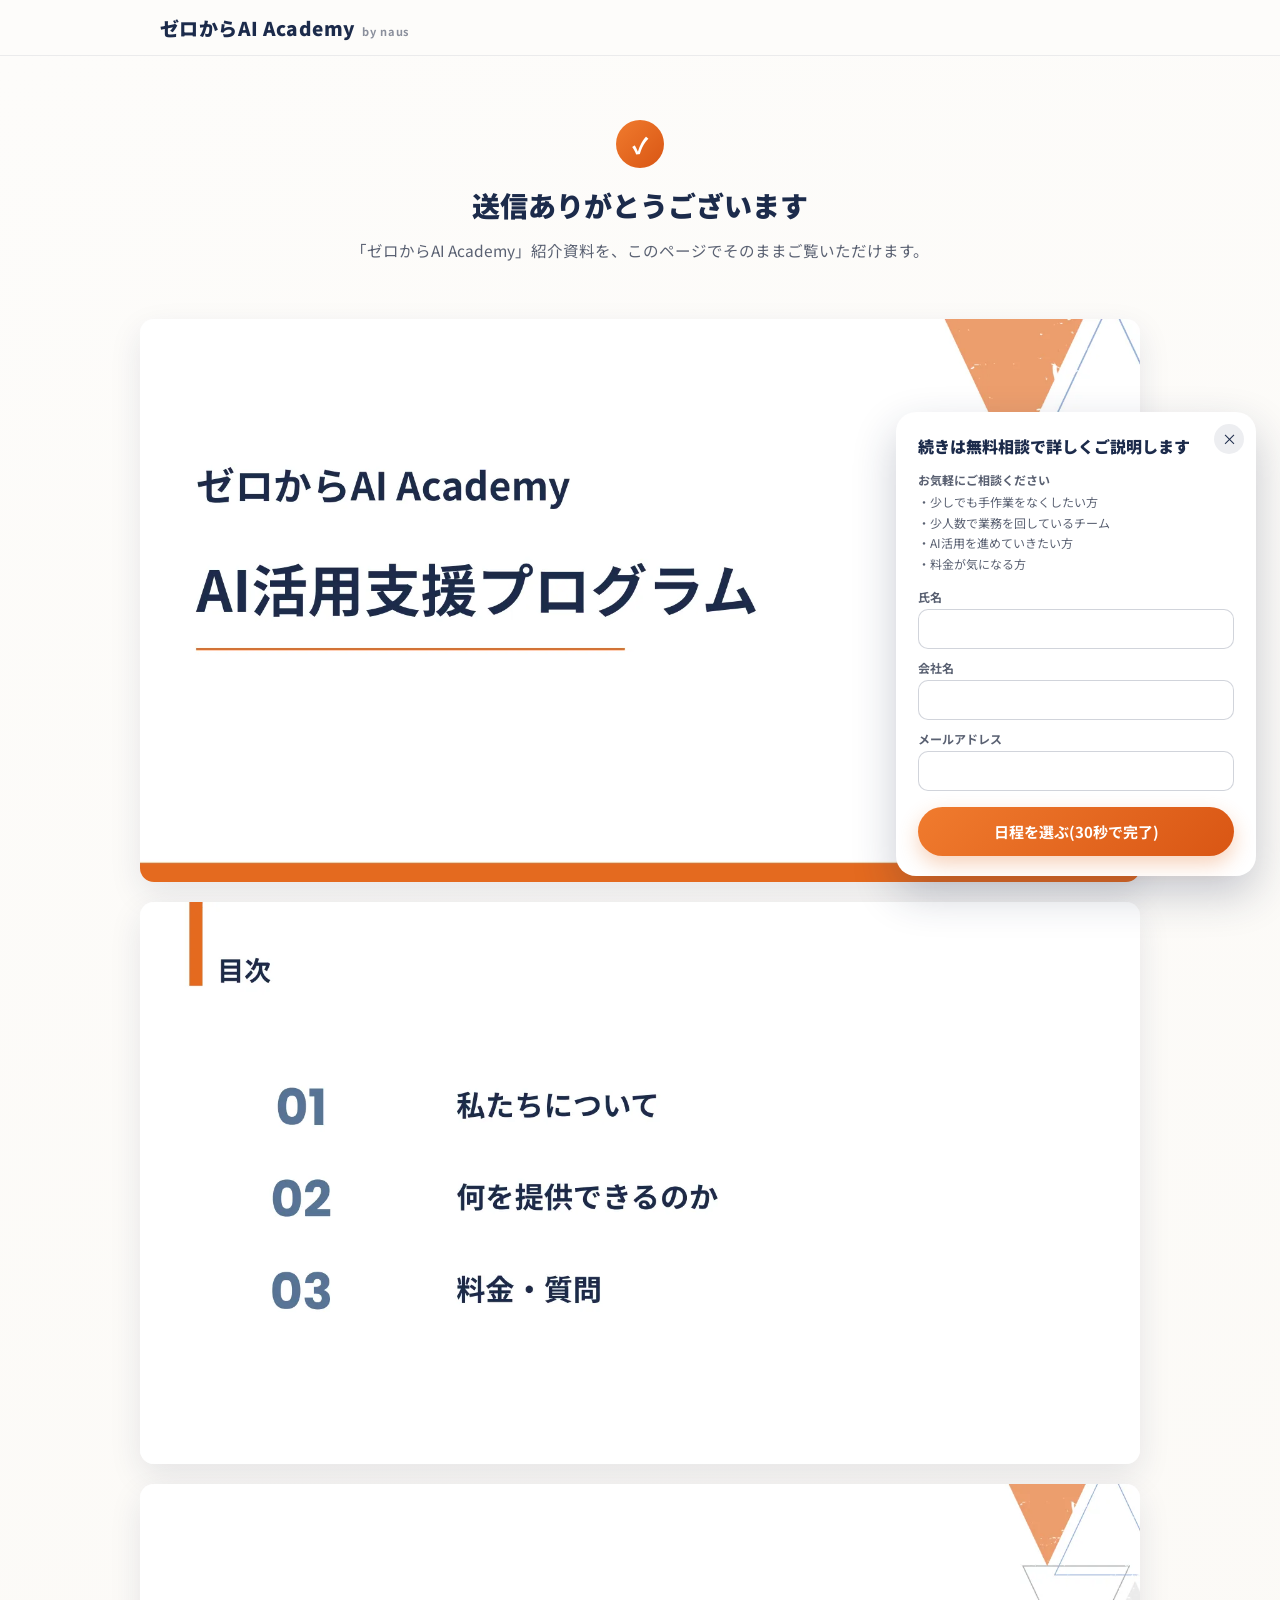
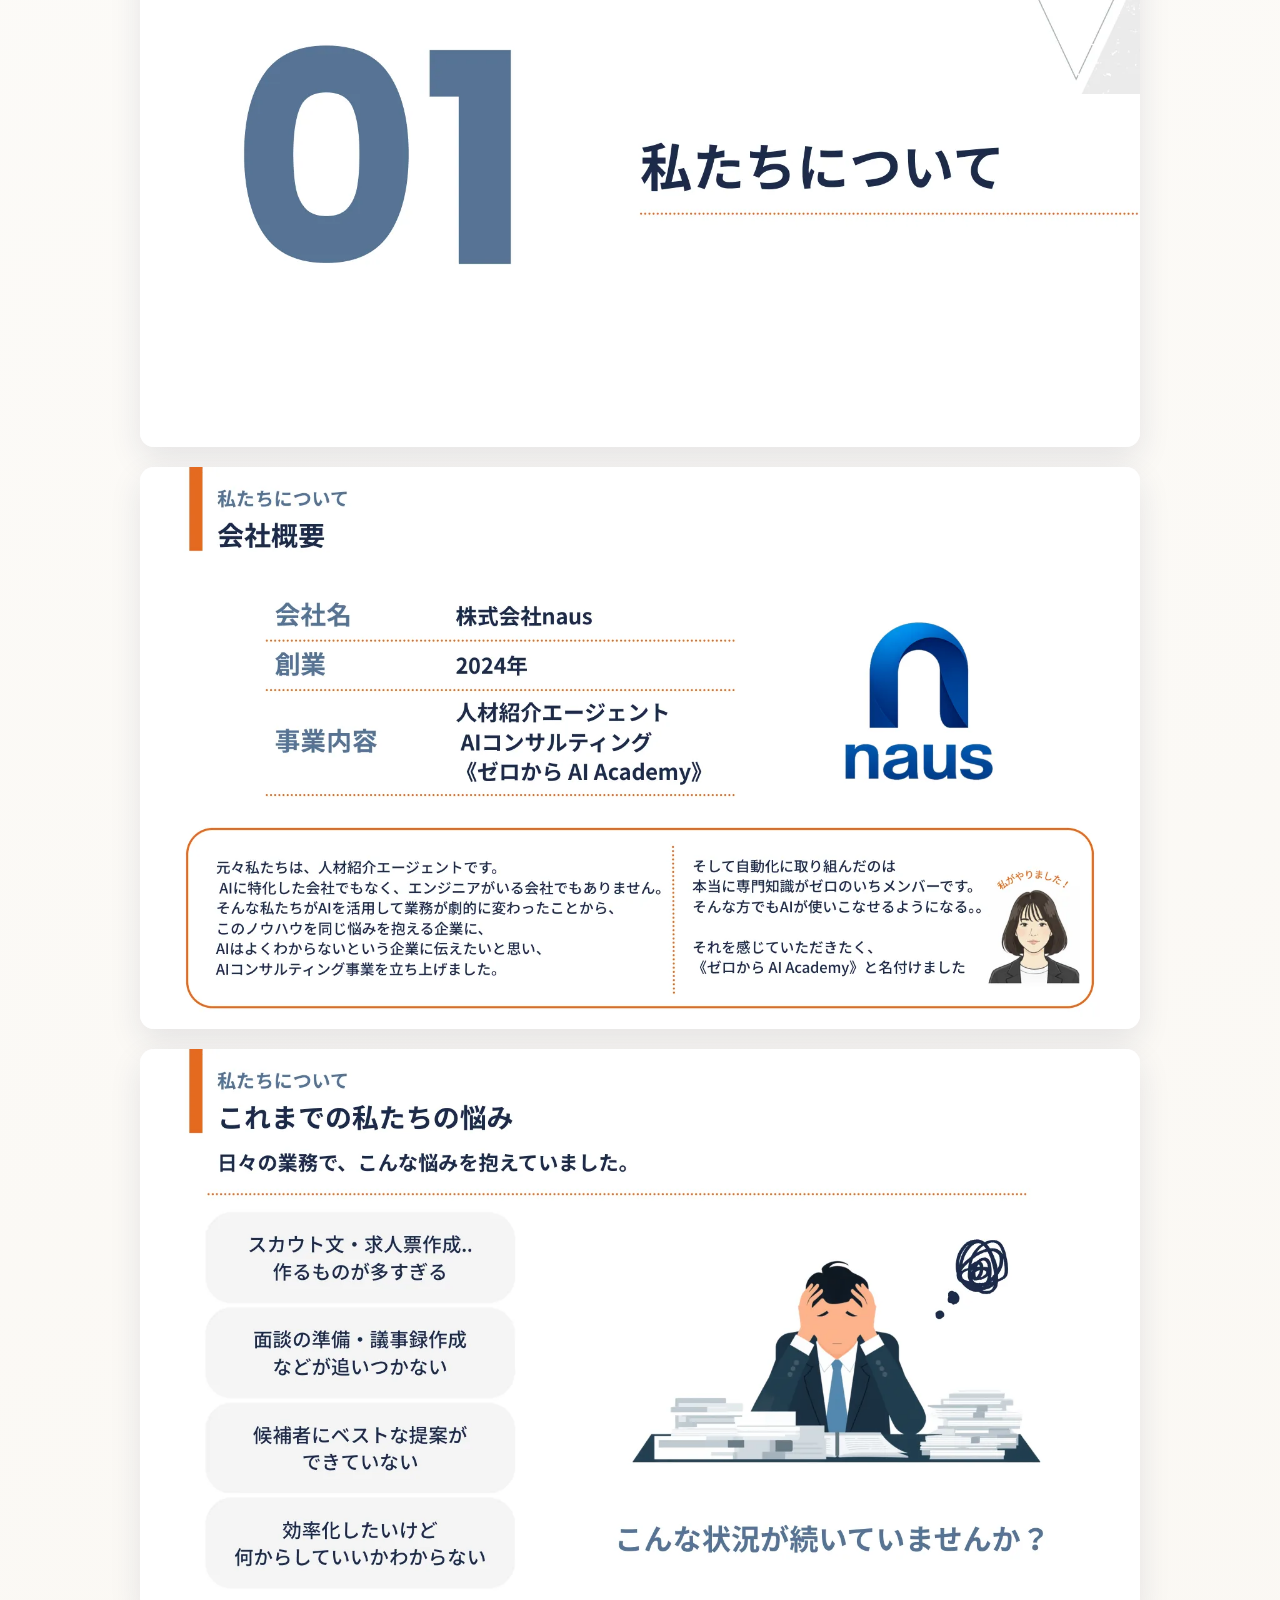
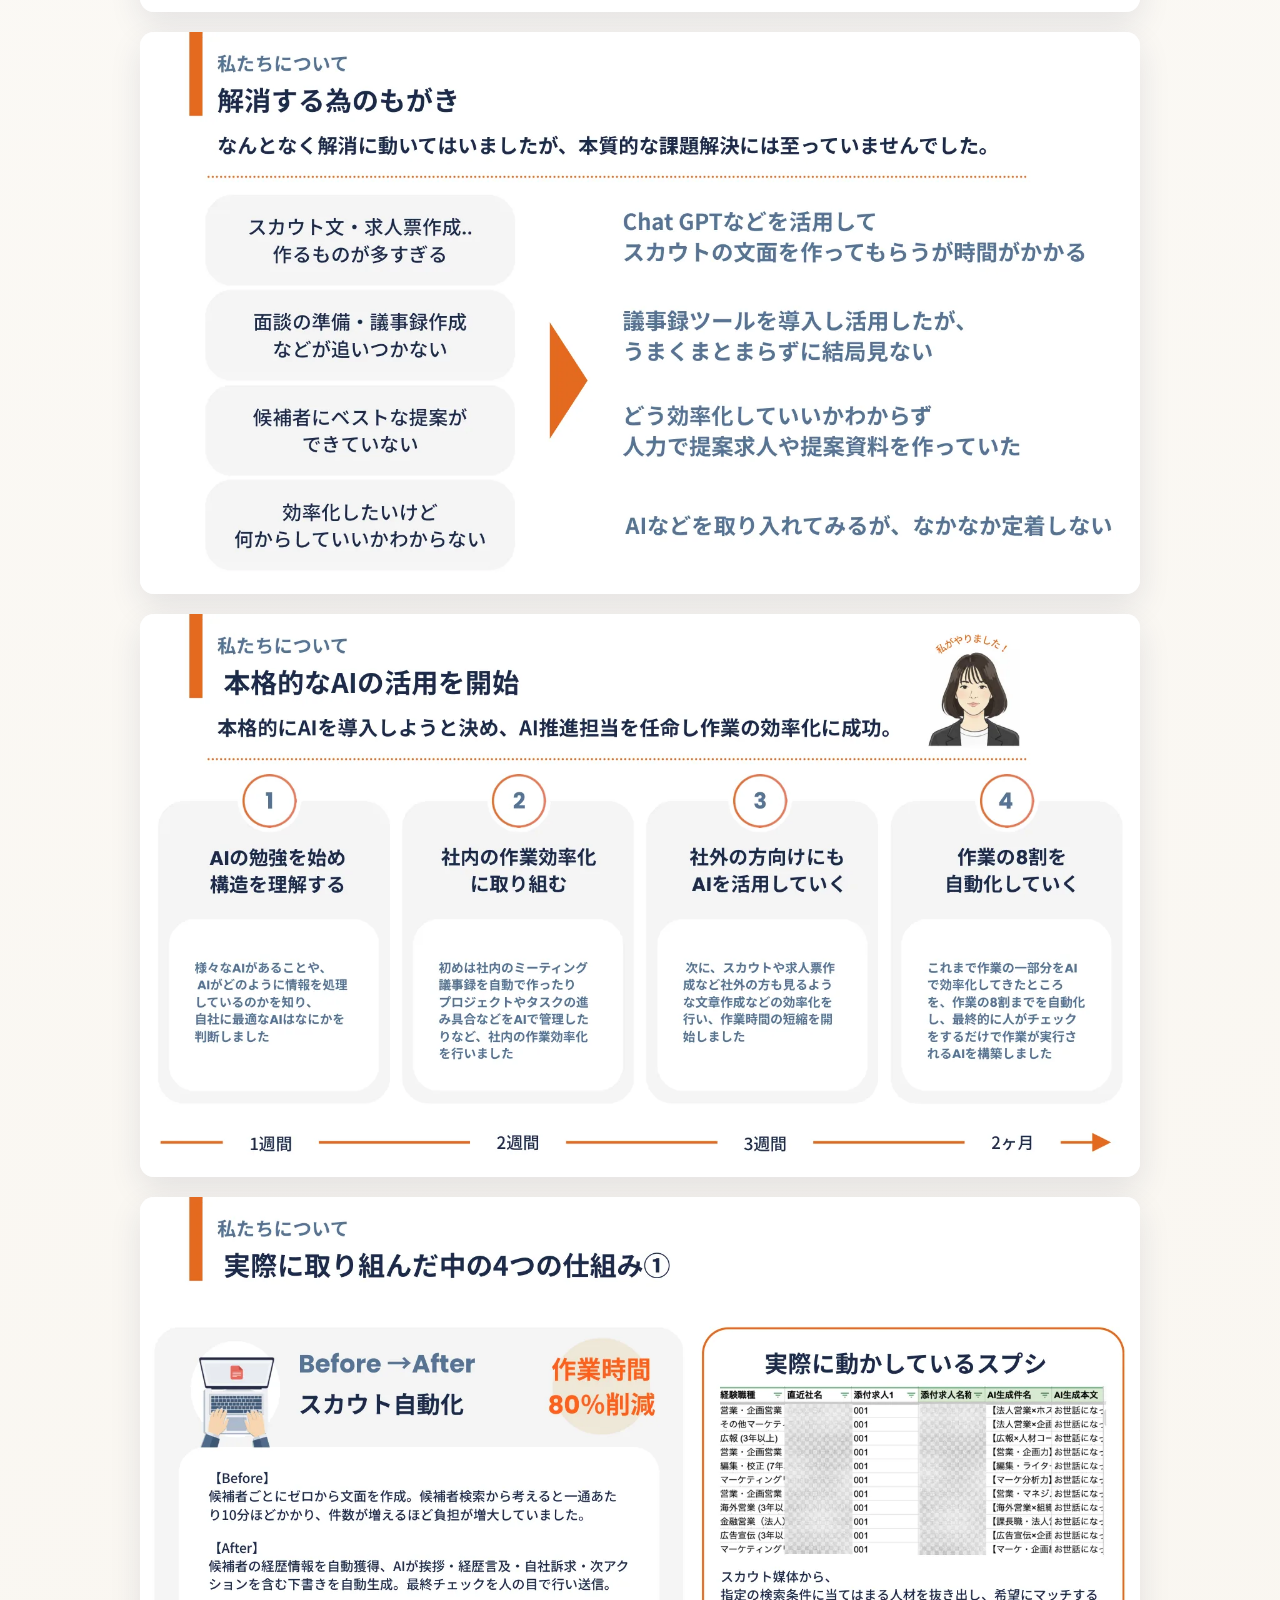
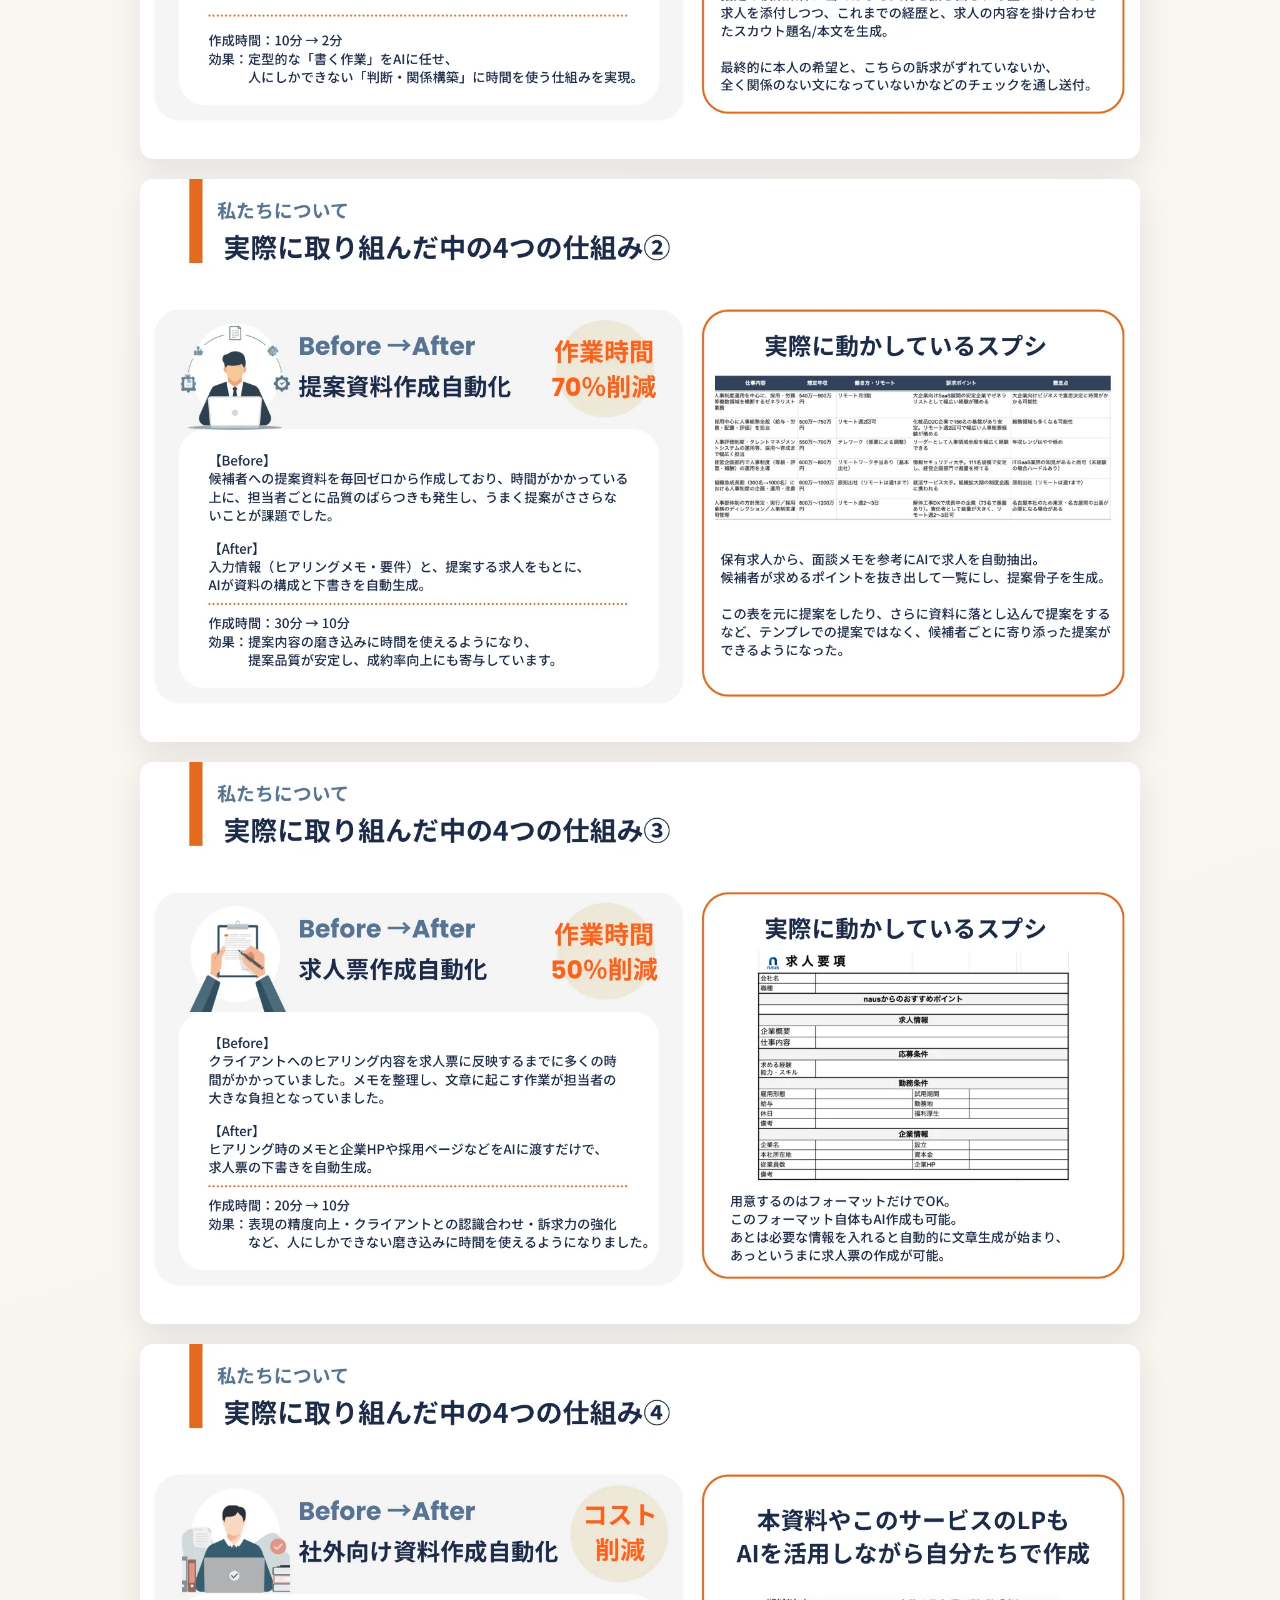
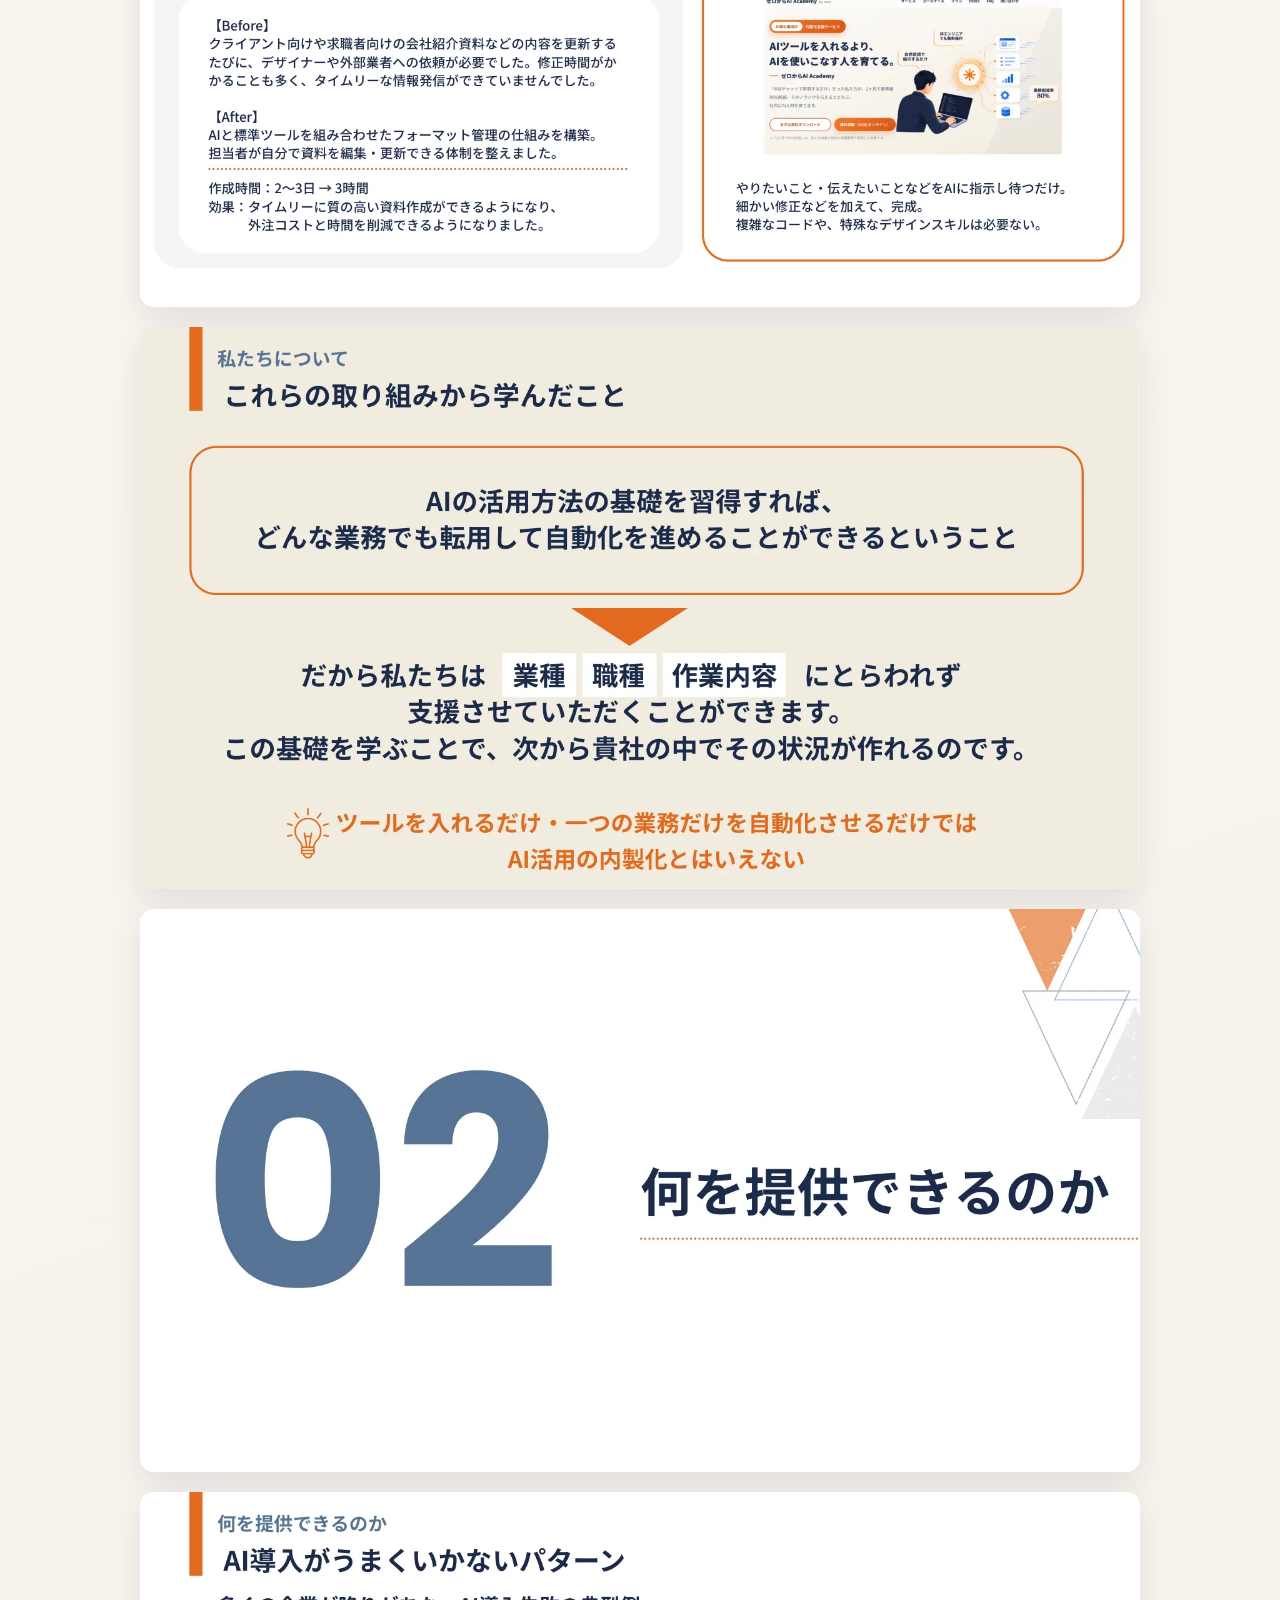
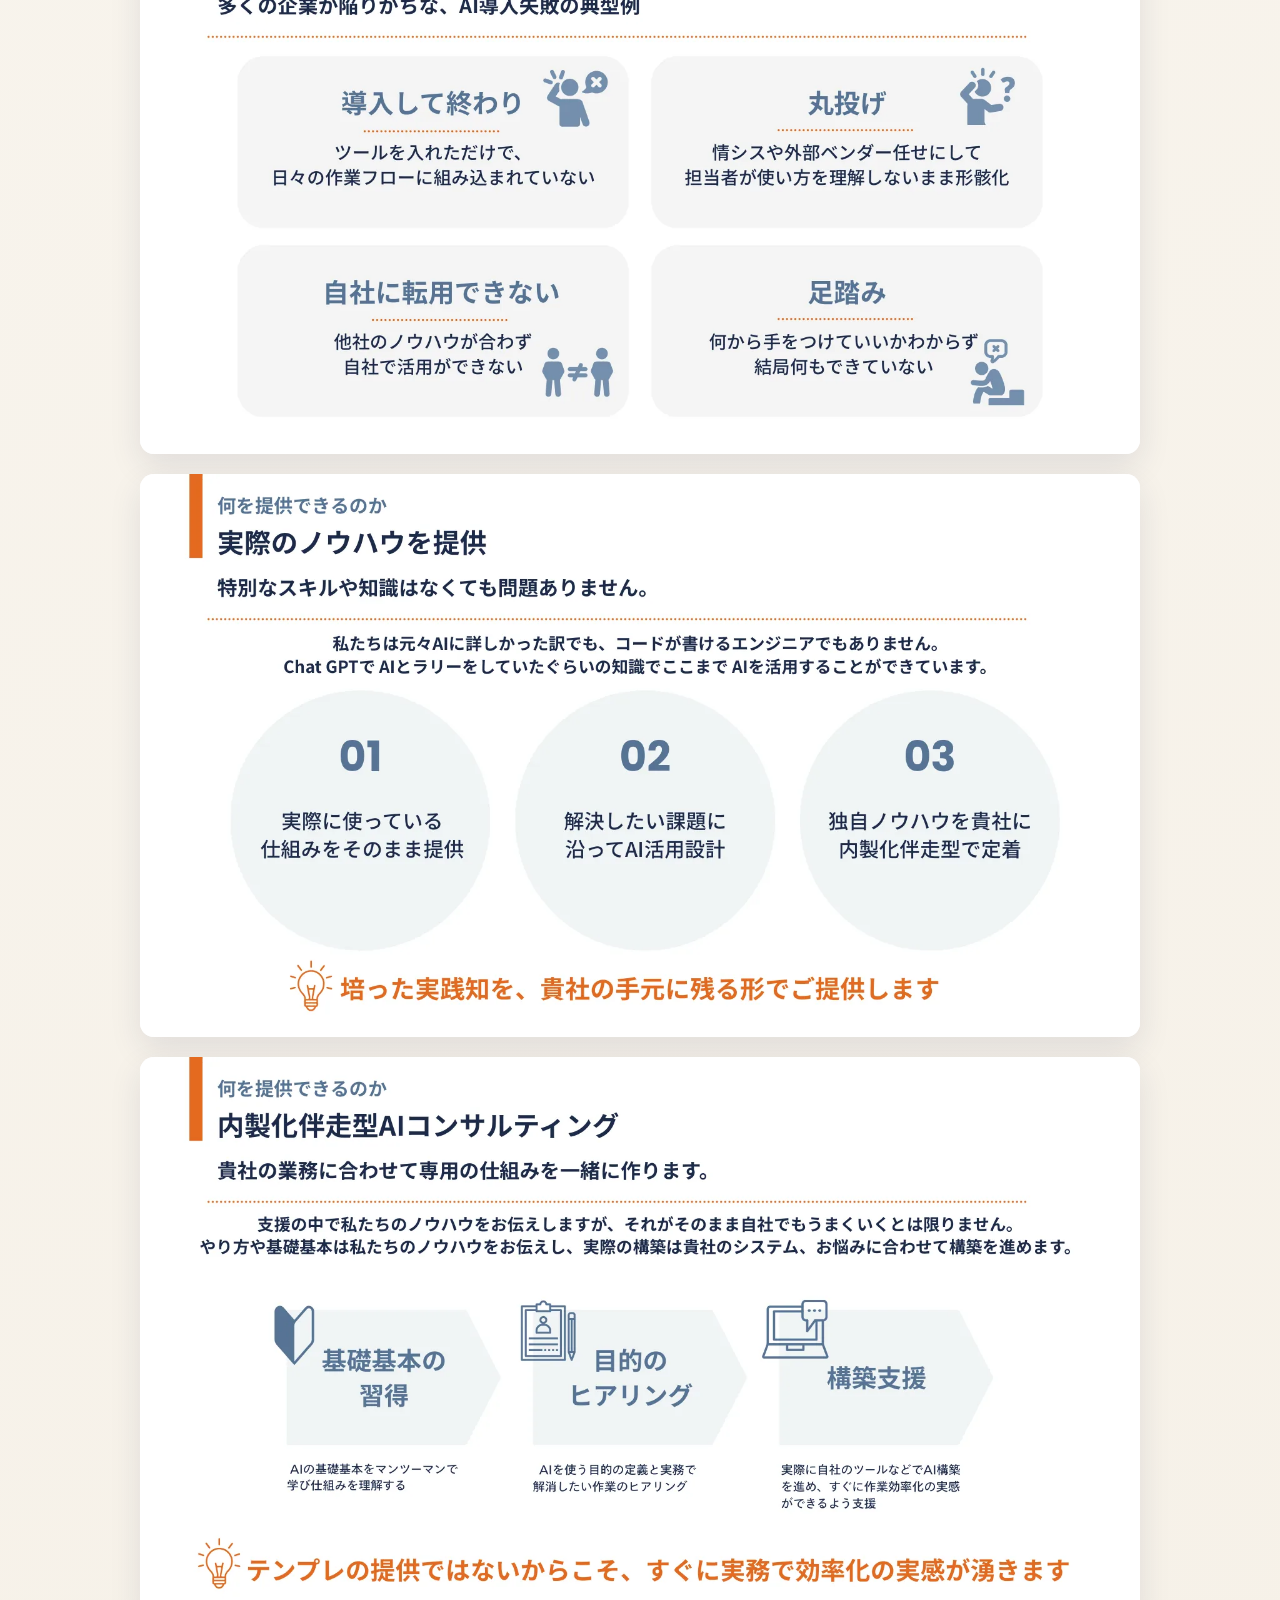
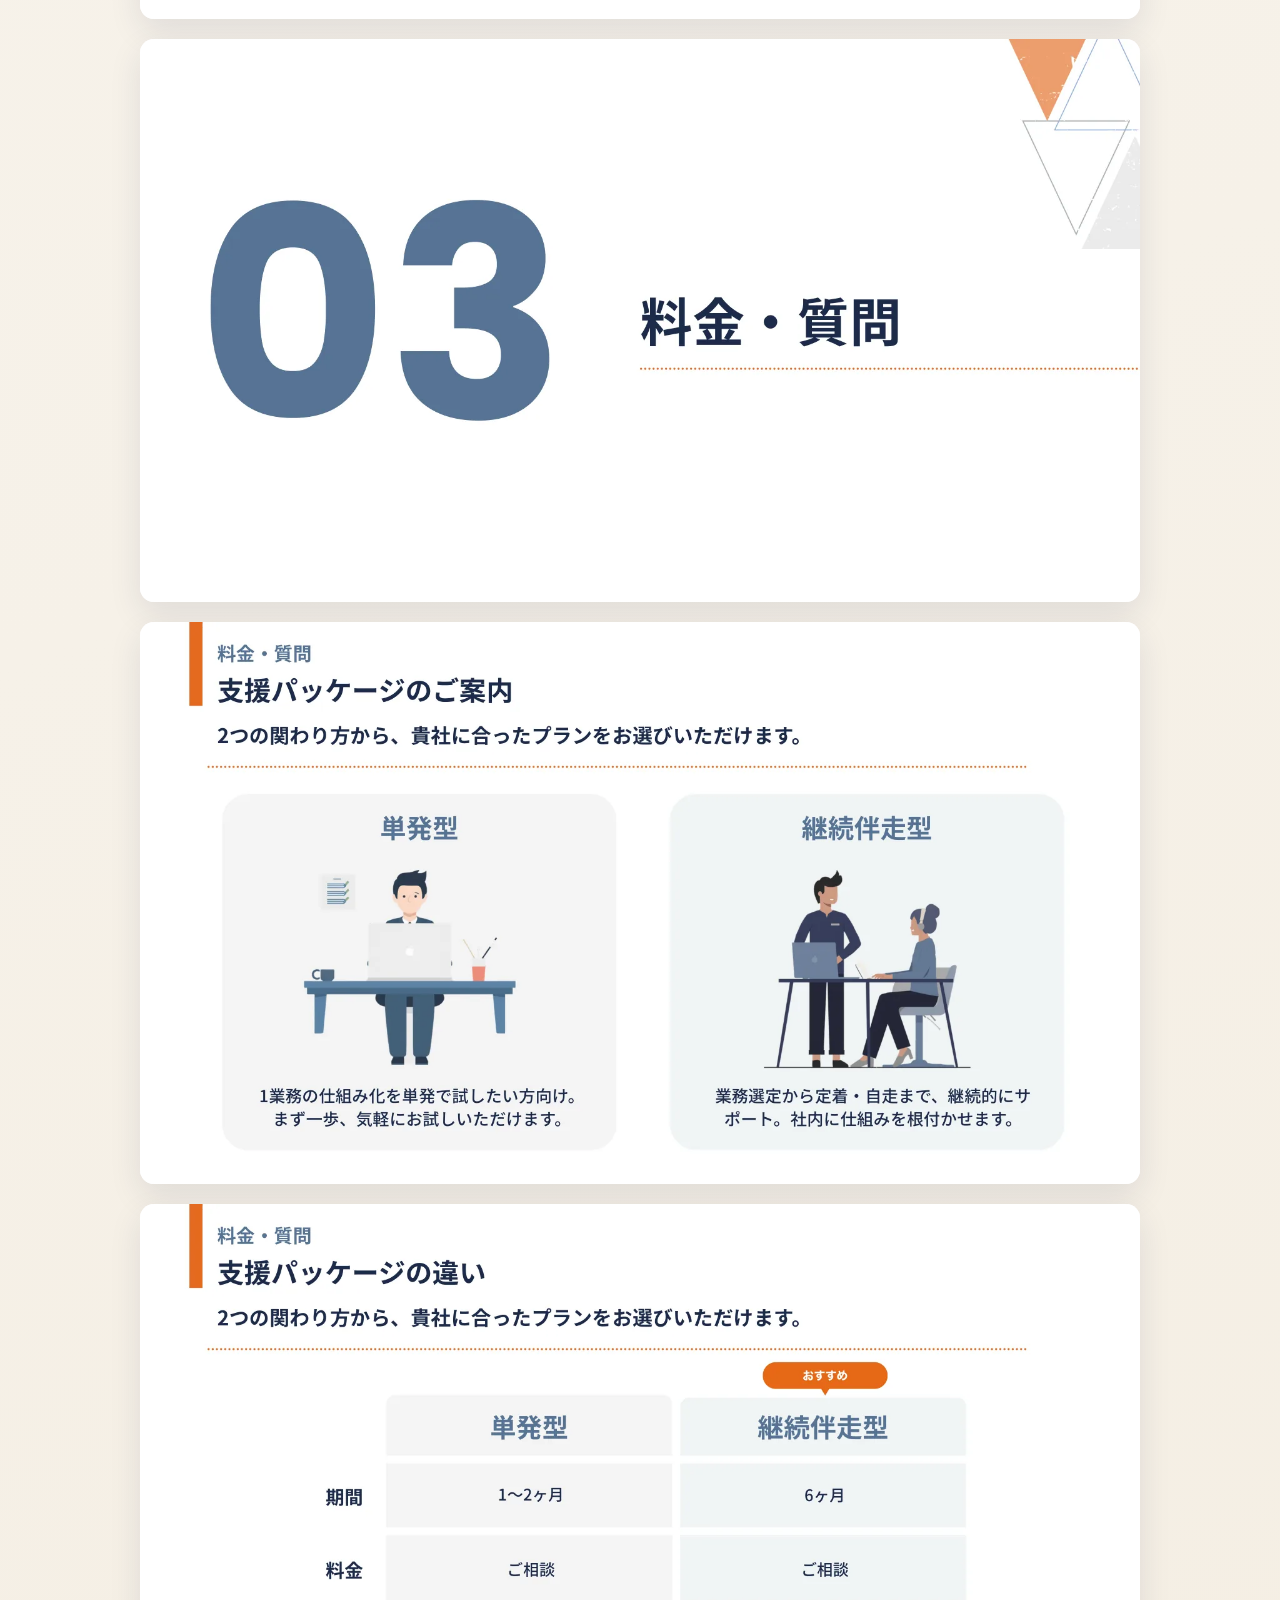
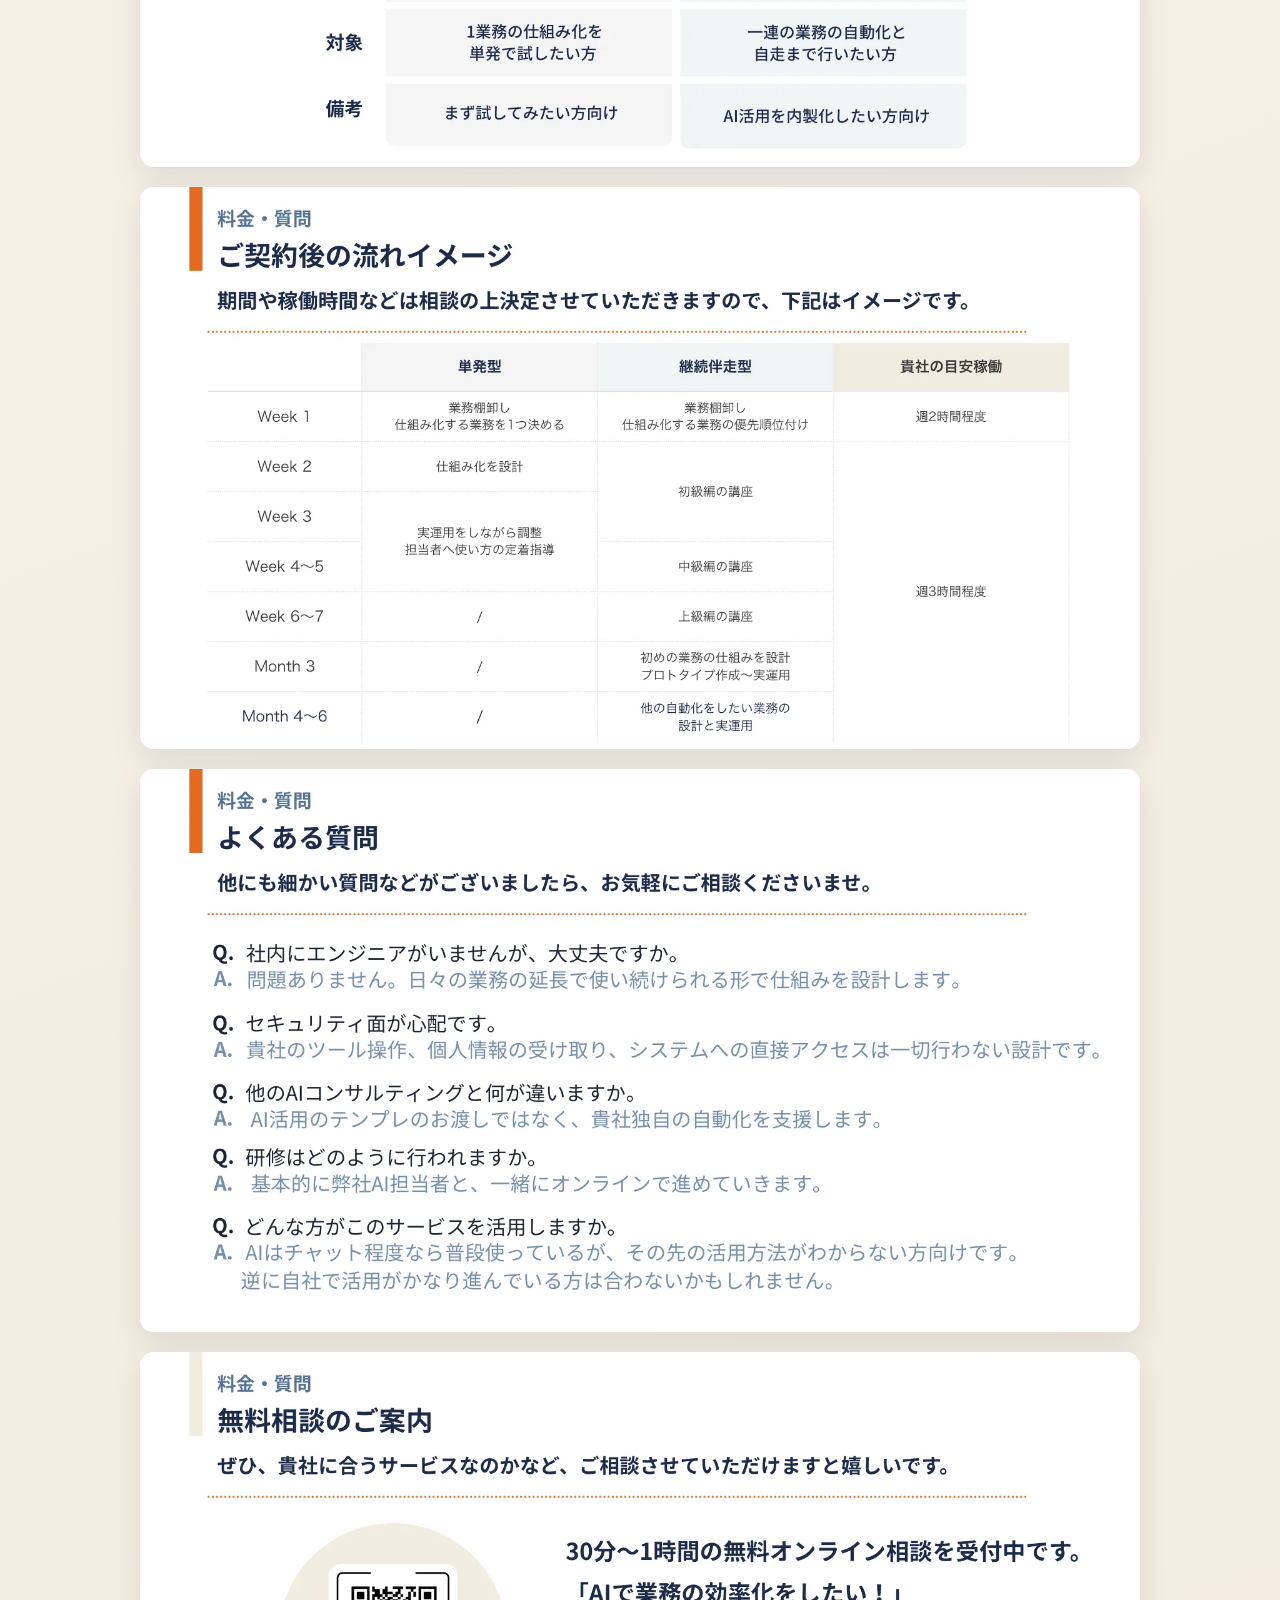
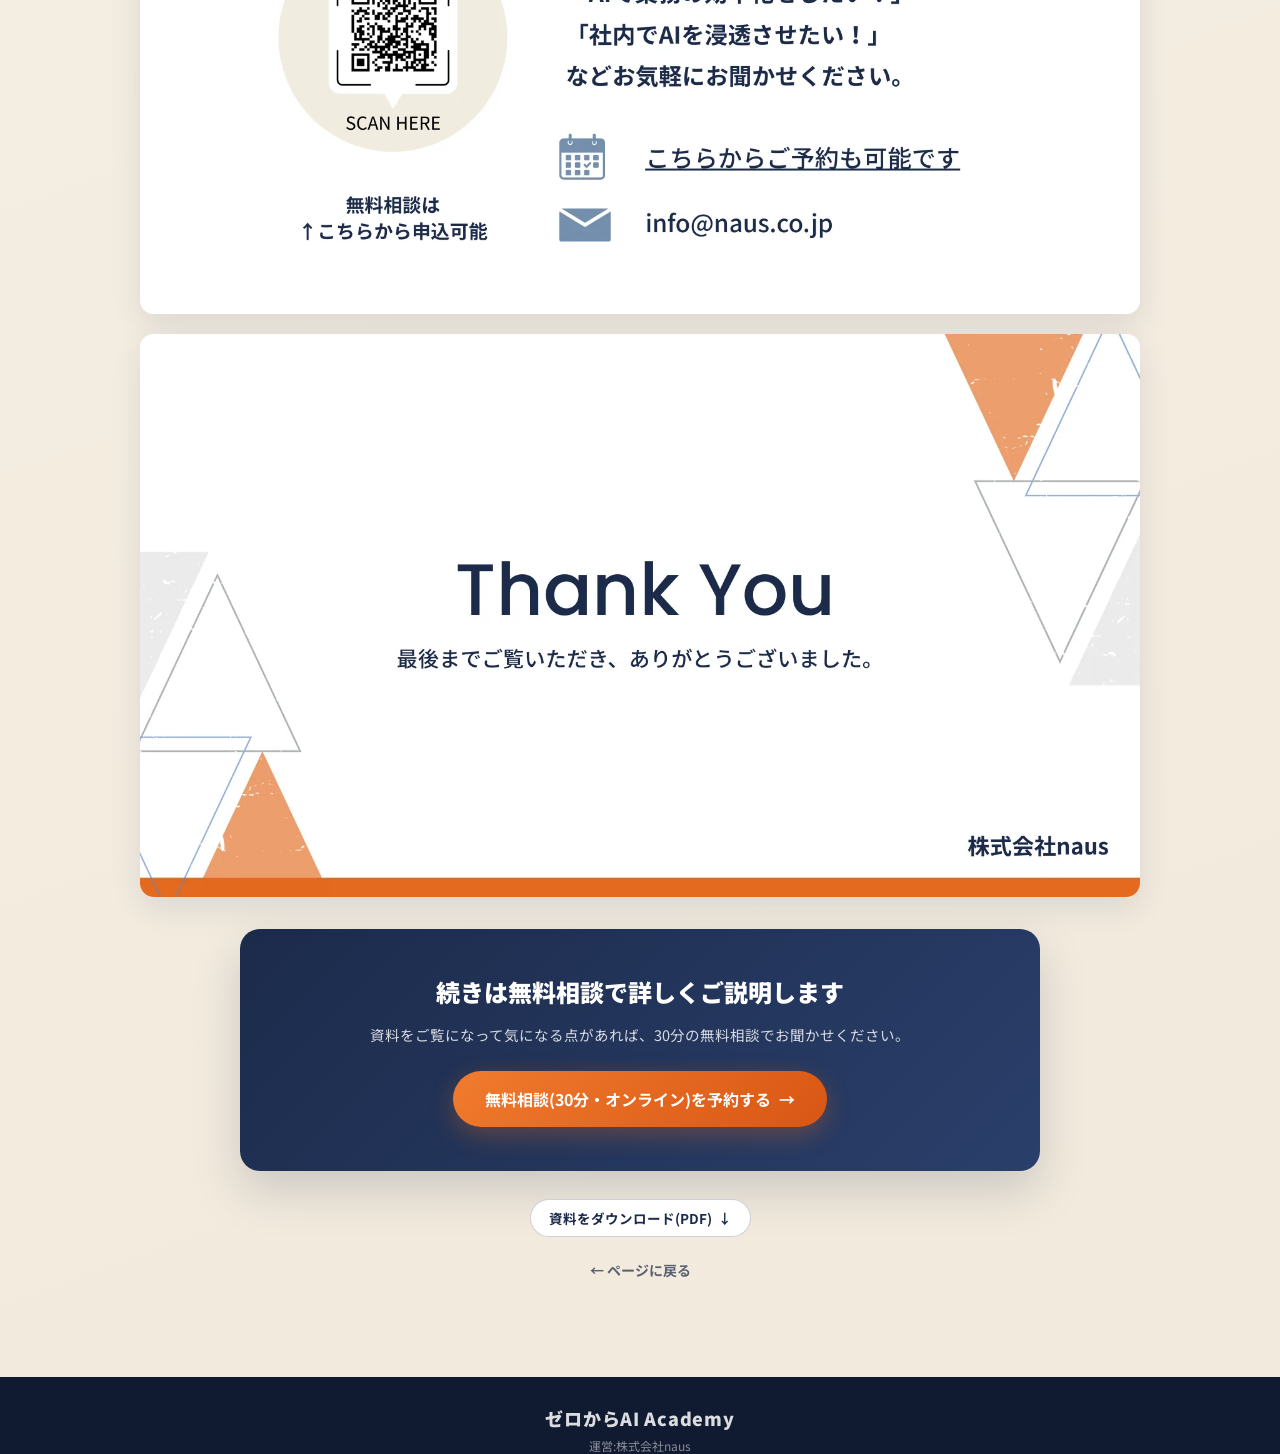
<file: thanks.html>
<!DOCTYPE html>
<html lang="ja">
<head>
<meta charset="utf-8">
<!-- Google Tag Manager -->
<script>(function(w,d,s,l,i){w[l]=w[l]||[];w[l].push({'gtm.start':
new Date().getTime(),event:'gtm.js'});var f=d.getElementsByTagName(s)[0],
j=d.createElement(s),dl=l!='dataLayer'?'&l='+l:'';j.async=true;j.src=
'https://www.googletagmanager.com/gtm.js?id='+i+dl;f.parentNode.insertBefore(j,f);
})(window,document,'script','dataLayer','GTM-KH89TTSH');</script>
<!-- End Google Tag Manager -->
<meta name="viewport" content="width=device-width, initial-scale=1">
<meta name="robots" content="noindex, nofollow">
<title>資料ダウンロード|ゼロからAI Academy | naus</title>
<meta name="description" content="「ゼロからAI Academy」紹介資料のダウンロードページです。">
<link rel="preconnect" href="https://fonts.googleapis.com">
<link rel="preconnect" href="https://fonts.gstatic.com" crossorigin>
<link href="https://fonts.googleapis.com/css2?family=Noto+Sans+JP:wght@400;500;700;900&display=swap" rel="stylesheet">
<style>
body{margin:0;background:#FDFCFA;color:#232733;font-family:'Noto Sans JP',sans-serif;-webkit-font-smoothing:antialiased;}
a{color:#1C2B4B;}
a:hover{color:#D95F14;}
</style>
<link rel="stylesheet" href="/assets/viewer/viewer.css">
<link rel="stylesheet" href="/assets/booking/booking.css">
</head>
<body>
<!-- Google Tag Manager (noscript) -->
<noscript><iframe src="https://www.googletagmanager.com/ns.html?id=GTM-KH89TTSH"
height="0" width="0" style="display:none;visibility:hidden"></iframe></noscript>
<!-- End Google Tag Manager (noscript) -->

<!-- ===== ヘッダー(最小構成) ===== -->
<header style="background:rgba(253,252,250,.92);border-bottom:1px solid rgba(28,43,75,.08)">
  <div style="max-width:960px;margin:0 auto;padding:14px 20px;display:flex;align-items:center;justify-content:space-between;gap:12px">
    <a href="/" aria-label="トップページへ戻る" style="display:inline-flex;align-items:baseline;gap:8px;min-width:0;color:#1C2B4B;text-decoration:none"><span style="font-weight:900;font-size:clamp(15px,4vw,19px);letter-spacing:.02em;white-space:nowrap">ゼロからAI Academy</span><span style="font-weight:700;font-size:11px;letter-spacing:.06em;color:#8A8F9C;white-space:nowrap">by naus</span></a>
  </div>
</header>

<!-- ===== サンクス+資料ビューア ===== -->
<main class="dv-main">
  <div class="dv-head">
    <span class="dv-check" aria-hidden="true">✓</span>
    <h1 class="dv-title">送信ありがとうございます</h1>
    <p class="dv-lead">「ゼロからAI Academy」紹介資料を、このページでそのままご覧いただけます。</p>
  </div>
  <div class="dv-wrap">
    <div data-viewer="consult" data-src="/assets/viewer-pages/intro/" data-pages="23" data-alt="ゼロからAI Academy 紹介資料"></div>
    <noscript><p class="dv-noscript">資料を表示できませんでした。下の「資料をダウンロード(PDF)」からご覧ください。</p></noscript>
    <section class="dv-cta" aria-labelledby="dv-cta-title">
      <h2 id="dv-cta-title" class="dv-cta-title">続きは無料相談で詳しくご説明します</h2>
      <p class="dv-cta-text">資料をご覧になって気になる点があれば、30分の無料相談でお聞かせください。</p>
      <a href="https://calendar.app.google/F6qpCXCqKXQDYe5D8" target="_blank" rel="noopener" class="dv-cta-btn">無料相談(30分・オンライン)を予約する<span aria-hidden="true">→</span></a>
    </section>
    <p class="dv-dl-wrap"><a href="assets/zerokara-ai-academy-intro.pdf" download="ゼロからAI Academy_紹介資料.pdf" class="dv-dl">資料をダウンロード(PDF)<span aria-hidden="true">↓</span></a></p>
    <p class="dv-back"><a href="/">← ページに戻る</a></p>
  </div>
</main>

<!-- ===== フッター(最小構成) ===== -->
<footer style="background:#101A30;padding:28px 24px 44px;text-align:center">
  <div style="font-weight:900;font-size:18px;letter-spacing:.04em;color:rgba(255,255,255,.85);margin-bottom:6px">ゼロからAI Academy</div>
  <div style="font-size:12px;color:rgba(255,255,255,.5)">運営:株式会社naus</div>
</footer>

<script src="/assets/viewer/viewer.js"></script>
<script src="/assets/booking/booking.js" defer></script>
</body>
</html>
</file>
<file: assets/viewer/viewer.css>
/* 資料ビューア(サンクスページ共通) */
.dv-wrap{max-width:1000px;margin:0 auto;padding:0 24px;}
.dv-head{max-width:720px;margin:0 auto;padding:clamp(36px,7vw,64px) 24px clamp(24px,4vw,36px);text-align:center;}
.dv-check{display:inline-flex;width:48px;height:48px;border-radius:50%;background:linear-gradient(135deg,#F07B2E,#D95614);color:#fff;align-items:center;justify-content:center;font-weight:900;font-size:22px;margin-bottom:16px;}
.dv-title{margin:0 0 10px;font-size:clamp(22px,4.8vw,28px);font-weight:900;line-height:1.5;color:#1C2B4B;}
.dv-lead{margin:0 0 18px;font-size:15.5px;line-height:1.9;color:#5A6172;text-wrap:pretty;}
.dv-dl{display:inline-flex;align-items:center;gap:6px;font-size:13.5px;font-weight:700;color:#1C2B4B;background:#fff;border:1.5px solid rgba(28,43,75,.22);border-radius:999px;padding:8px 18px;text-decoration:none;transition:border-color .2s,color .2s;}
.dv-dl:hover{border-color:#C0501A;color:#C0501A;}
.dv-pages{display:flex;flex-direction:column;gap:20px;margin:0;padding:0;list-style:none;}
.dv-page{position:relative;margin:0;background:#fff;border-radius:14px;box-shadow:0 12px 32px rgba(28,43,75,.10);overflow:hidden;}
.dv-hotspot{position:absolute;display:block;background:transparent;}
/* 押せる範囲の拡張: 見た目はそのまま、リンクの縦中央(やや上寄り)に高さ44pxの帯を足して指で押しやすくする */
.dv-hotspot::after{content:"";position:absolute;left:0;right:0;top:50%;height:44px;transform:translateY(-58%);}
.dv-page img{display:block;width:100%;height:auto;aspect-ratio:16/9;background:#F2EEE6;}
.dv-noscript{text-align:center;font-size:14px;line-height:1.9;color:#5A6172;}
.dv-cta{margin:32px auto 0;max-width:720px;background:linear-gradient(135deg,#1C2B4B,#2A3F6B);border-radius:20px;padding:clamp(28px,6vw,44px) clamp(20px,5vw,40px);text-align:center;box-shadow:0 20px 48px rgba(28,43,75,.18);}
.dv-cta-title{margin:0 0 10px;font-size:clamp(19px,4.4vw,24px);font-weight:900;line-height:1.6;color:#fff;}
.dv-cta-text{margin:0 0 22px;font-size:14.5px;line-height:1.9;color:rgba(255,255,255,.82);}
.dv-cta-btn{display:inline-flex;align-items:center;justify-content:center;gap:8px;background:linear-gradient(135deg,#F07B2E,#D95614);color:#fff;text-decoration:none;font-weight:700;font-size:16px;padding:16px 32px;border-radius:999px;box-shadow:0 8px 24px rgba(228,105,31,.32);transition:transform .2s;}
.dv-cta-btn:hover{color:#fff;transform:translateY(-2px);}
.dv-dl-wrap{margin:28px 0 0;text-align:center;}
.dv-back{display:block;margin:20px 0 0;text-align:center;}
.dv-back a{font-size:14px;font-weight:700;color:#5A6172;text-decoration:none;}
.dv-back a:hover{color:#D95F14;}
.dv-main{background:linear-gradient(160deg,#FDFCFA 0%,#F6F1E8 70%,#F2EADC 100%);padding-bottom:clamp(56px,10vw,96px);}

/* 無料相談ボタン(一定条件で右下に出る。スマホは画面下部の固定バー) */
.dv-float{position:fixed;right:24px;bottom:24px;z-index:80;font-family:inherit;}
.dv-float[hidden],.dv-float [hidden]{display:none !important;}
.dv-float-card{position:relative;display:flex;align-items:center;background:#fff;border-radius:999px;padding:8px;box-shadow:0 14px 36px rgba(28,43,75,.22);}
.dv-float-btn{display:inline-flex;align-items:center;justify-content:center;gap:8px;background:linear-gradient(135deg,#F07B2E,#D95614);color:#fff;text-decoration:none;font-weight:700;font-size:15px;padding:14px 24px;border-radius:999px;white-space:nowrap;}
.dv-float-btn:hover{color:#fff;filter:brightness(1.05);}
.dv-float-close{position:absolute;top:-10px;right:-6px;width:28px;height:28px;border-radius:50%;border:0;background:#1C2B4B;color:#fff;font-size:15px;line-height:1;cursor:pointer;display:inline-flex;align-items:center;justify-content:center;box-shadow:0 4px 10px rgba(28,43,75,.25);font-family:inherit;}
.dv-float-close:hover{background:#2A3F6B;}
.dv-float-mini{width:56px;height:56px;border-radius:50%;border:0;background:linear-gradient(135deg,#F07B2E,#D95614);color:#fff;cursor:pointer;display:inline-flex;align-items:center;justify-content:center;box-shadow:0 10px 26px rgba(228,105,31,.38);}
.dv-float-mini svg{width:26px;height:26px;}
.dv-float.is-in{animation:dvFloatIn .45s ease-out both,dvFloatNudge .7s ease-in-out .5s 1;}
@keyframes dvFloatIn{from{opacity:0;transform:translateY(12px);}to{opacity:1;transform:none;}}
@keyframes dvFloatNudge{0%,100%{transform:rotate(0);}20%{transform:rotate(-2.5deg);}40%{transform:rotate(2.5deg);}60%{transform:rotate(-1.5deg);}80%{transform:rotate(1deg);}}
.dv-float-panel{position:relative;width:360px;box-sizing:border-box;background:#fff;border-radius:20px;padding:22px 22px 20px;box-shadow:0 18px 44px rgba(28,43,75,.24);}
.dv-float-panel-title{margin:0 32px 12px 0;font-size:16px;font-weight:900;line-height:1.6;color:#1C2B4B;}
.dv-float-note{margin:0 0 14px;}
.dv-float-note-title{margin:0 0 4px;font-size:12px;font-weight:700;color:#5A6172;}
.dv-float-note-list{margin:0;padding:0;list-style:none;font-size:12px;line-height:1.7;color:#5A6172;}
.dv-float-fields{display:flex;flex-direction:column;gap:10px;margin:0 0 16px;}
.dv-float-label{display:block;margin:0 0 4px;font-size:12px;font-weight:700;color:#5A6172;}
.dv-float-input{display:block;width:100%;box-sizing:border-box;font-family:inherit;font-size:14px;color:#232733;background:#fff;border:1px solid rgba(28,43,75,.2);border-radius:10px;padding:9px 12px;}
.dv-float-input:focus{outline:none;border-color:#1C2B4B;box-shadow:0 0 0 3px rgba(28,43,75,.12);}
.dv-float-input[aria-invalid="true"]{border-color:#CC3D2E;}
.dv-float-error{margin:4px 0 0;font-size:12px;font-weight:700;color:#CC3D2E;}
.dv-float-panel-btn{display:flex;align-items:center;justify-content:center;width:100%;box-sizing:border-box;background:linear-gradient(135deg,#F07B2E,#D95614);color:#fff;text-decoration:none;font-weight:700;font-size:15px;padding:14px 16px;border-radius:999px;box-shadow:0 8px 20px rgba(228,105,31,.3);}
.dv-float-panel-btn:hover{color:#fff;filter:brightness(1.05);}
.dv-float-panel .dv-float-close{top:12px;right:12px;width:30px;height:30px;background:rgba(28,43,75,.08);color:#1C2B4B;box-shadow:none;}
.dv-float-panel .dv-float-close:hover{background:rgba(28,43,75,.14);}
.dv-float.is-grow .dv-float-panel{transform-origin:bottom right;animation:dvFloatGrow .35s ease-out both;}
@keyframes dvFloatGrow{from{opacity:0;transform:scale(.7);}to{opacity:1;transform:none;}}
.dv-float.is-grow.is-rise .dv-float-panel{animation:dvFloatRise .45s cubic-bezier(.22,.61,.36,1) both;}
@keyframes dvFloatRise{from{opacity:0;transform:translateY(calc(100% + 24px));}to{opacity:1;transform:none;}}
@media (prefers-reduced-motion:reduce){.dv-float.is-in{animation:dvFloatIn .2s ease-out both;}.dv-float.is-grow .dv-float-panel,.dv-float.is-grow.is-rise .dv-float-panel{animation:none;}}

/* スマホ: 資料は横幅いっぱい */
@media (max-width:640px){
  .dv-wrap{padding:0;}
  .dv-pages{gap:10px;}
  .dv-page{border-radius:0;box-shadow:0 1px 0 rgba(28,43,75,.08);}
  .dv-cta{margin:24px 16px 0;}
  .dv-cta-title{font-size:17px;}
  .dv-cta-text{text-wrap:pretty;}
  .dv-cta-btn{width:100%;box-sizing:border-box;padding:15px 12px;font-size:13.5px;gap:6px;}
  .dv-float{right:0;left:0;bottom:0;}
  .dv-float.is-mini{left:auto;right:16px;bottom:calc(16px + env(safe-area-inset-bottom));}
  .dv-float-card{border-radius:0;padding:12px 56px 12px 16px;padding-bottom:calc(12px + env(safe-area-inset-bottom));background:rgba(255,255,255,.96);-webkit-backdrop-filter:blur(10px);backdrop-filter:blur(10px);border-top:1px solid rgba(28,43,75,.1);box-shadow:0 -6px 20px rgba(28,43,75,.10);}
  .dv-float-btn{flex:1;min-width:0;font-size:13.5px;padding:13px 10px;gap:6px;}
  .dv-float-close{top:50%;right:12px;transform:translateY(-50%);width:32px;height:32px;margin-top:calc(env(safe-area-inset-bottom) / -2);background:rgba(28,43,75,.08);color:#1C2B4B;box-shadow:none;}
  .dv-float-close:hover{background:rgba(28,43,75,.14);}
  .dv-float.is-in:not(.is-mini){animation:dvFloatIn .45s ease-out both;}
  .dv-float.is-in:not(.is-mini) .dv-float-btn{animation:dvFloatNudge .7s ease-in-out .5s 1;}
  .dv-float-panel{width:100%;border-radius:20px 20px 0 0;padding:16px 16px calc(14px + env(safe-area-inset-bottom));max-height:60vh;overflow-y:auto;box-shadow:0 -10px 30px rgba(28,43,75,.18);border-top:1px solid rgba(28,43,75,.08);}
  .dv-float-panel-title{font-size:15px;margin:2px 44px 10px 0;}
  .dv-float-fields{gap:8px;margin-bottom:12px;}
  .dv-float-field{display:grid;grid-template-columns:6.6em 1fr;align-items:center;column-gap:8px;}
  .dv-float-label{margin:0;font-size:11.5px;line-height:1.4;}
  .dv-float-error{grid-column:2;font-size:11.5px;}
  .dv-float-input{font-size:16px;padding:7px 10px;}
  .dv-float-panel .dv-float-close{top:10px;right:10px;width:36px;height:36px;transform:none;margin-top:0;}
  .dv-float.is-grow .dv-float-panel{transform-origin:bottom center;animation:dvFloatIn .3s ease-out both;}
}
</file>
<file: assets/booking/booking.css>
/* 無料相談の予約画面(全ページ共通) */
.bk-overlay{position:fixed;inset:0;z-index:300;display:flex;align-items:center;justify-content:center;padding:24px;box-sizing:border-box;background:rgba(16,26,48,.62);-webkit-backdrop-filter:blur(3px);backdrop-filter:blur(3px);font-family:'Noto Sans JP',sans-serif;letter-spacing:normal;font-feature-settings:normal;}
.bk-overlay[hidden]{display:none;}
.bk-overlay *,.bk-overlay *::before,.bk-overlay *::after{box-sizing:border-box;}
.bk-dialog{position:relative;width:100%;max-width:920px;max-height:calc(100vh - 48px);max-height:calc(100dvh - 48px);display:flex;flex-direction:column;background:#FDFCFA;border-radius:20px;box-shadow:0 24px 64px rgba(16,26,48,.35);overflow:hidden;color:#232733;animation:bkIn .2s ease-out;}
.bk-dialog:focus{outline:none;}
/* 問い合わせ後のページに埋め込む予約画面(モーダルと同じ中身を、ページの中にそのまま表示する) */
.bk-inline{width:100%;margin:32px 0 0;background:#FDFCFA;border-radius:20px;box-shadow:0 20px 48px rgba(28,43,75,.12);overflow:hidden;color:#232733;font-family:'Noto Sans JP',sans-serif;letter-spacing:normal;font-feature-settings:normal;text-align:left;}
.bk-inline *,.bk-inline *::before,.bk-inline *::after{box-sizing:border-box;}
.bk-inline .bk-body{overflow:visible;}
.bk-inline-mount{width:100%;max-width:640px;}
.bk-inline-mount .bk-inline{margin-top:0;}
@keyframes bkIn{from{opacity:0;transform:translateY(8px);}to{opacity:1;transform:none;}}
.bk-head{display:flex;align-items:center;justify-content:space-between;gap:12px;padding:18px 24px;background:#fff;border-bottom:1px solid rgba(28,43,75,.1);}
.bk-title{margin:0;font-size:18px;font-weight:900;line-height:1.5;color:#1C2B4B;}
.bk-close{flex:none;width:36px;height:36px;border-radius:50%;border:0;background:rgba(28,43,75,.08);color:#1C2B4B;font-size:18px;line-height:1;cursor:pointer;display:inline-flex;align-items:center;justify-content:center;font-family:inherit;}
.bk-close:hover{background:rgba(28,43,75,.14);}
.bk-body{flex:1;overflow-y:auto;-webkit-overflow-scrolling:touch;padding:22px 24px 28px;}
.bk-mock{margin:0 0 16px;padding:10px 14px;border-radius:10px;background:#FFF4E5;color:#8A4B14;font-size:13px;font-weight:700;line-height:1.7;}
.bk-notice{margin:0 0 16px;padding:10px 14px;border-radius:10px;background:#FDECEA;color:#A33222;font-size:14px;font-weight:700;line-height:1.7;}
.bk-sec{margin:0 0 26px;}
.bk-sec:last-child{margin-bottom:0;}
.bk-sec-title{margin:0 0 12px;font-size:15px;font-weight:900;color:#1C2B4B;display:flex;align-items:center;gap:8px;}
.bk-sec-title::before{content:"";width:4px;height:16px;border-radius:2px;background:#E4691F;}
.bk-status{margin:0;padding:32px 0;text-align:center;font-size:15px;line-height:1.9;color:#5A6172;}

/* 最短の候補 */
.bk-earliest{display:grid;grid-template-columns:minmax(0,420px);justify-content:center;gap:10px;} /* PC: ボタンの横幅は最大420px、並び全体を中央寄せ */
.bk-early-btn{display:flex;align-items:center;justify-content:space-between;gap:10px;width:100%;padding:14px 18px;border-radius:12px;border:1.5px solid rgba(28,43,75,.16);background:#fff;color:#1C2B4B;font-family:inherit;font-size:16px;font-weight:700;cursor:pointer;text-align:left;transition:border-color .15s,box-shadow .15s;}
.bk-early-btn:hover{border-color:#E4691F;box-shadow:0 4px 14px rgba(228,105,31,.15);}
.bk-early-btn span:last-child{color:#E4691F;}

/* PC: 週表示グリッド */
.bk-weeknav{display:flex;align-items:center;justify-content:space-between;gap:12px;margin:0 0 10px;}
.bk-weeklabel{font-size:14px;font-weight:700;color:#1C2B4B;}
.bk-navbtn{padding:8px 14px;border-radius:999px;border:1.5px solid rgba(28,43,75,.18);background:#fff;color:#1C2B4B;font-family:inherit;font-size:13px;font-weight:700;cursor:pointer;}
.bk-navbtn:hover:not(:disabled){border-color:#1C2B4B;}
.bk-navbtn:disabled{opacity:.35;cursor:default;}
.bk-grid{display:grid;grid-template-columns:repeat(5,1fr);gap:6px;background:#fff;border:1px solid rgba(28,43,75,.1);border-radius:14px;padding:10px;}
.bk-gh{padding:6px 0 8px;text-align:center;font-size:13px;font-weight:700;color:#1C2B4B;border-bottom:1px solid rgba(28,43,75,.1);margin-bottom:2px;}
.bk-gh.is-off{color:#B0B4BE;}
.bk-cell{height:34px;display:flex;align-items:center;justify-content:center;font-size:13px;color:#C8CBD2;}
.bk-slot{width:100%;height:34px;border-radius:8px;border:1.5px solid rgba(228,105,31,.45);background:#FFF8F2;color:#C0501A;font-family:inherit;font-size:13.5px;font-weight:700;cursor:pointer;}
.bk-slot:hover{background:#E4691F;border-color:#E4691F;color:#fff;}
.bk-gt{display:flex;align-items:center;justify-content:flex-end;padding:0 6px 0 2px;font-size:12.5px;font-weight:700;white-space:nowrap;}
.bk-gt-head{padding:0;}
.bk-grid.is-mark{grid-template-columns:auto repeat(5,minmax(0,1fr));}
.bk-grid.is-mark .bk-slot{font-size:16px;}
.bk-cell span[aria-hidden]{font-size:14px;}
.bk-cell{position:relative;}
.bk-sr{position:absolute;width:1px;height:1px;padding:0;margin:-1px;overflow:hidden;clip:rect(0,0,0,0);white-space:nowrap;border:0;}


/* 確認 */
.bk-when{margin:0 0 18px;padding:16px 18px;border-radius:14px;background:#1C2B4B;color:#fff;font-size:18px;font-weight:900;line-height:1.6;}
.bk-when small{display:block;font-size:12px;font-weight:700;color:#F0904F;letter-spacing:.06em;}
.bk-info{margin:0 0 6px;padding:12px 16px;background:#fff;border:1px solid rgba(28,43,75,.1);border-radius:12px;display:grid;grid-template-columns:auto 1fr;gap:8px 16px;}
.bk-info dt{margin:0;font-size:13px;color:#5A6172;white-space:nowrap;}
.bk-info dd{margin:0;font-size:14.5px;font-weight:700;color:#1C2B4B;overflow-wrap:anywhere;}
.bk-edit{margin:0 0 18px;padding:0;border:0;background:none;color:#C0501A;font-family:inherit;font-size:13px;font-weight:700;text-decoration:underline;text-underline-offset:2px;cursor:pointer;}
.bk-fields{display:grid;grid-template-columns:1fr 1fr;gap:14px 16px;margin:0 0 18px;}
.bk-field-full{grid-column:1/-1;}
.bk-label{display:block;margin:0 0 6px;font-size:13px;font-weight:700;color:#1C2B4B;}
.bk-label em{font-style:normal;margin-left:6px;font-size:11.5px;color:#E4691F;}
.bk-label em.is-opt{color:#8A8F9C;}
.bk-input{display:block;width:100%;font-family:inherit;font-size:15px;color:#232733;background:#fff;border:1px solid rgba(28,43,75,.22);border-radius:10px;padding:11px 12px;margin:0;}
textarea.bk-input{resize:vertical;min-height:96px;line-height:1.7;}
.bk-input:focus{outline:none;border-color:#1C2B4B;box-shadow:0 0 0 3px rgba(28,43,75,.12);}
.bk-input[aria-invalid="true"]{border-color:#CC3D2E;}
.bk-err{margin:6px 0 0;font-size:12.5px;font-weight:700;color:#CC3D2E;}
.bk-hp{position:absolute;left:-9999px;width:1px;height:1px;overflow:hidden;}
.bk-actions{display:flex;flex-direction:column;align-items:center;gap:12px;}
.bk-primary{display:inline-flex;align-items:center;justify-content:center;gap:8px;min-width:280px;padding:16px 32px;border-radius:999px;border:0;background:linear-gradient(135deg,#F07B2E,#D95614);color:#fff;font-family:inherit;font-size:16px;font-weight:700;text-decoration:none;cursor:pointer;box-shadow:0 8px 24px rgba(228,105,31,.32);}
.bk-primary:hover{color:#fff;filter:brightness(1.05);}
.bk-primary:disabled{opacity:.6;cursor:default;}
.bk-secondary{padding:6px 10px;border:0;background:none;color:#5A6172;font-family:inherit;font-size:14px;font-weight:700;cursor:pointer;}
.bk-secondary:hover{color:#1C2B4B;}

/* 完了 */
.bk-done{text-align:center;padding:12px 0 4px;}
.bk-check{display:inline-flex;width:56px;height:56px;border-radius:50%;background:linear-gradient(135deg,#F07B2E,#D95614);color:#fff;align-items:center;justify-content:center;font-size:26px;font-weight:900;margin-bottom:14px;}
.bk-done-title{margin:0 0 16px;font-size:22px;font-weight:900;color:#1C2B4B;}
.bk-done .bk-when{display:block;width:100%;max-width:560px;margin:0 auto 22px;padding:22px 28px;text-align:left;} /* 完了画面の枠: PCは最大560px、内側の余白22px 28px */
.bk-meet{display:block;margin:14px 0 0;padding-top:14px;border-top:1px solid rgba(255,255,255,.2);font-size:17px;font-weight:700;line-height:1.7;color:rgba(255,255,255,.92);overflow-wrap:anywhere;} /* Meetの行: PCは17px(日時は18px) */
.bk-meet a{color:#fff;text-decoration:underline;text-underline-offset:3px;overflow-wrap:anywhere;}
.bk-meet a:hover{color:#F0904F;}
.bk-text{margin:0 0 22px;font-size:14.5px;line-height:1.9;color:#5A6172;}
.bk-list{margin:0;padding:0;list-style:none;font-size:14.5px;line-height:1.9;color:#5A6172;}

@media (max-width:640px){
  /* スマホ: PCと同じ週表示を、画面幅に収まるよう詰める */
  .bk-weeknav{gap:6px;}
  .bk-navbtn{padding:7px 10px;font-size:12px;white-space:nowrap;}
  .bk-weeklabel{font-size:12px;text-align:center;}
  .bk-grid{gap:4px;padding:6px;}
  .bk-gh{padding:4px 0 6px;font-size:11px;line-height:1.35;}
  .bk-gh span{display:inline-block;}
  .bk-cell{height:40px;}
  .bk-slot{height:40px;padding:0;font-size:15px;}
  .bk-gt{padding:0 4px 0 0;font-size:11px;}
  .bk-overlay{padding:0;align-items:flex-end;}
  .bk-dialog{max-width:none;height:100%;max-height:100%;border-radius:0;}
  .bk-inline{margin-top:24px;border-radius:16px;}
  .bk-inline .bk-head{padding-top:14px;}
  .bk-head{padding:14px 16px;padding-top:calc(14px + env(safe-area-inset-top));}
  .bk-title{font-size:16px;}
  .bk-body{padding:18px 16px calc(28px + env(safe-area-inset-bottom));}
  .bk-earliest{grid-template-columns:1fr;}
  .bk-early-btn{padding:13px 16px;}
  .bk-fields{grid-template-columns:1fr;}
  .bk-input{font-size:16px;}
  .bk-primary{width:100%;min-width:0;}
  .bk-when{font-size:16px;}
  .bk-done .bk-when{padding:18px 18px;}
  .bk-meet{font-size:15.5px;} /* スマホ: Meetの行は15.5px(日時は16px) */
}
@media (prefers-reduced-motion:reduce){.bk-dialog{animation:none;}}
</file>
<file: assets/pdf-form/pdf-form.css>
/* 資料ページ(/crm-doc/)の「資料をPDFで保存する」の入力画面。枠や入力欄は予約画面(/assets/booking/booking.css)の部品を使い、ここでは違うところだけ決める */
.pf-dialog{max-width:560px;}
.bk-fields.pf-fields{grid-template-columns:1fr;}
.pf-privacy{margin:18px 0 0;font-size:12.5px;line-height:1.9;color:#8A8F9C;}
.pf-privacy a{color:#5A6172;text-underline-offset:2px;}
.pf-again{display:inline-block;margin:0 0 22px;font-size:13.5px;font-weight:700;color:#C0501A;text-decoration:underline;text-underline-offset:2px;}
</file>
<file: crm/assets/crm.css>
/* ===== トークン ===== */
:root {
  --navy-900: #0D1B33;
  --navy-800: #122442;
  --navy-700: #1A3157;
  --navy-600: #24477C;
  --navy-500: #33619E;
  --navy-100: #DCE6F2;
  --navy-050: #EFF4FA;
  --orange-700: #C95E12;
  --orange-600: #E8721F;
  --orange-500: #F0832F;
  --orange-050: #FDF1E7;
  --ink-900: #1B2430;
  --ink-700: #3B4656;
  --ink-500: #626E80;
  --ink-300: #97A2B3;
  --paper: #FFFFFF;
  --paper-warm: #F7F8FA;
  --paper-navy: #EFF3F8;
  --line: #E3E8EE;
  --line-strong: #C9D2DE;
  --font-display: 'Zen Kaku Gothic New', 'Noto Sans JP', sans-serif;
  --font-body: 'Noto Sans JP', sans-serif;
  --font-latin: 'Manrope', 'Noto Sans JP', sans-serif;
  --ease: cubic-bezier(0.22, 1, 0.36, 1);
}

/* ===== ベース ===== */
html { scroll-behavior: smooth; }
body {
  margin: 0; background: #FFFFFF; color: #3B4656;
  font-family: var(--font-body); font-size: 15.5px; line-height: 1.9; letter-spacing: 0.03em;
  font-feature-settings: "palt"; -webkit-font-smoothing: antialiased;
}
h1, h2, h3, h4 { font-family: var(--font-display); line-height: 1.5; letter-spacing: 0.04em; color: #1B2430; font-weight: 700; }
a { color: #24477C; text-decoration: none; }
a:hover { color: #1A3157; }
input[type=range] { accent-color: #E8721F; cursor: pointer; }
.hp { display: none; }

/* ===== 共通 ===== */
.wrap { max-width: 1080px; margin: 0 auto; padding: 0 24px; }
.sec { padding: 112px 0; }
.bg-warm { background: #F7F8FA; }
.bg-white { background: #FFFFFF; }
.bg-tint { background: #EFF3F8; }
.bg-dark { background: #0D1B33; }
.sec-head { display: flex; flex-direction: column; align-items: center; text-align: center; gap: 16px; margin-bottom: 56px; }
.sec-head.mb48 { margin-bottom: 48px; }
.label { font-family: var(--font-latin); font-size: 13px; font-weight: 700; letter-spacing: 0.14em; color: #24477C; }
.label.on-dark { color: #9DB5D6; }
.h2 { font-family: var(--font-display); font-size: 34px; line-height: 1.5; letter-spacing: 0.04em; color: #1B2430; margin: 0; font-weight: 700; }
.h2.on-dark { color: #fff; }
.lead { font-size: 17px; line-height: 1.9; color: #626E80; margin: 0; max-width: 680px; }
.lead.w640 { max-width: 640px; }
.card-shadow { box-shadow: 0 2px 12px rgba(16,27,45,0.06); }
.ic { flex-shrink: 0; }

/* ボタン */
.btn-primary { display: flex; justify-content: center; align-items: center; font-weight: 700; font-size: 16px; letter-spacing: 0.04em; color: #fff; background: #E8721F; padding: 17px 24px; border-radius: 999px; text-decoration: none; box-shadow: 0 4px 16px rgba(232,114,31,0.35); }
.btn-primary:hover { background: #C95E12; color: #fff; }
.btn-secondary { display: flex; justify-content: center; align-items: center; font-weight: 700; font-size: 16px; letter-spacing: 0.04em; color: #F0832F; background: #fff; padding: 17px 24px; border-radius: 999px; text-decoration: none; box-shadow: inset 0 0 0 2px #E8721F; }
.btn-secondary:hover { background: #FDF1E7; color: #C95E12; }

/* ===== ヘッダー ===== */
.site-header { position: sticky; top: 0; z-index: 100; background: rgba(255,255,255,0.9); -webkit-backdrop-filter: blur(8px); backdrop-filter: blur(8px); border-bottom: 1px solid #E3E8EE; }
.header-inner { max-width: 1080px; margin: 0 auto; padding: 0 24px; height: 72px; display: flex; align-items: center; justify-content: space-between; gap: 24px; }
.logo { display: flex; align-items: baseline; gap: 12px; text-decoration: none; }
.logo-naus { font-family: var(--font-latin); font-size: 22px; font-weight: 800; color: #122442; letter-spacing: 0.04em; }
.logo-name { font-size: 13px; font-weight: 700; color: #3B4656; letter-spacing: 0.06em; }
.gnav { display: flex; align-items: center; gap: 28px; flex-wrap: wrap; justify-content: flex-end; }
.gnav-link { font-size: 14px; font-weight: 500; color: #3B4656; text-decoration: none; }
.gnav-btn { display: inline-flex; align-items: center; font-weight: 700; font-size: 13px; letter-spacing: 0.04em; color: #24477C; padding: 8px 20px; border-radius: 999px; text-decoration: none; box-shadow: inset 0 0 0 1.5px #24477C; }
.gnav-btn:hover { background: #EFF4FA; color: #1A3157; }

/* ===== 1. ヒーロー ===== */
.hero { background: #122442; padding: 96px 0 0; overflow: hidden; }
.hero-grid { max-width: 1240px; margin: 0 auto; padding: 0 24px; display: grid; grid-template-columns: repeat(auto-fit, minmax(min(100%, 500px), 1fr)); gap: 48px; align-items: center; }
.hero-text { display: flex; flex-direction: column; gap: 24px; }
.hero-pill { align-self: flex-start; font-family: var(--font-display); font-size: 18px; font-weight: 700; letter-spacing: 0.06em; padding: 8px 20px; border-radius: 999px; background: rgba(255,255,255,0.1); color: #fff; box-shadow: inset 0 0 0 1.5px #F0832F; }
.hero-h1 { font-family: var(--font-display); font-size: 44px; line-height: 1.5; letter-spacing: 0.04em; color: #fff; margin: 0; font-weight: 700; text-wrap: pretty; }
.hero-h1 .nw { white-space: nowrap; }
.hero-h1 .accent { color: #F0832F; }
.hero-lead { font-size: 17px; line-height: 1.9; color: #DCE6F2; margin: 0; max-width: 540px; }
.hero-btns { display: flex; flex-direction: column; gap: 14px; margin-top: 8px; width: 100%; max-width: 400px; }
.hero-note { font-size: 12.5px; line-height: 1.8; color: #97A2B3; margin: 0; }

.hv { position: relative; padding: 116px 0 72px; }
.hv-bubble { position: absolute; top: 0; right: -8px; z-index: 3; background: #E8721F; color: #fff; border-radius: 16px; padding: 14px 22px; box-shadow: 0 10px 28px rgba(232,114,31,0.45); display: flex; flex-direction: column; gap: 2px; text-align: center; }
.hv-bubble-main { font-family: var(--font-display); font-size: 19px; font-weight: 700; line-height: 1.4; }
.hv-bubble-num { font-family: var(--font-latin); font-size: 26px; font-weight: 800; }
.hv-bubble-tail { position: absolute; left: 28px; bottom: -8px; width: 16px; height: 16px; background: #E8721F; transform: rotate(45deg); }
.hv-crm { background: #F5F7FA; border-radius: 14px; box-shadow: 0 24px 60px rgba(5,12,26,0.35); overflow: hidden; display: grid; grid-template-columns: 112px minmax(0,1fr); }
.hv-side { background: #1A2847; padding: 16px 12px; display: flex; flex-direction: column; gap: 6px; }
.hv-side-logo { font-family: var(--font-latin); font-size: 13px; font-weight: 800; color: #fff; letter-spacing: 0.04em; margin-bottom: 10px; }
.hv-side-item { font-size: 11px; color: #B9C7DB; padding: 5px 8px; }
.hv-side-item.is-on { color: #fff; background: rgba(255,255,255,0.12); border-radius: 6px; font-weight: 700; }
.hv-main { padding: 14px 16px 120px; display: flex; flex-direction: column; gap: 10px; }
.hv-toolbar { display: flex; justify-content: space-between; align-items: center; gap: 8px; }
.hv-search { flex: 1; height: 22px; border-radius: 999px; background: #EAEFF5; }
.hv-add { font-size: 10px; font-weight: 700; color: #fff; background: #E8721F; padding: 4px 10px; border-radius: 999px; white-space: nowrap; }
.hv-title { font-family: var(--font-display); font-size: 15px; font-weight: 700; color: #1B2430; }
.hv-table { background: #fff; border-radius: 8px; overflow: hidden; }
.hv-row { display: grid; grid-template-columns: 70px 16px minmax(0,1fr) 76px; gap: 4px; align-items: center; padding: 8px 10px; border-bottom: 1px solid #EEF1F5; font-size: 11px; color: #3B4656; }
.hv-co { font-weight: 700; color: #1B2430; overflow: hidden; text-overflow: ellipsis; white-space: nowrap; }
.hv-sama { font-weight: 700; color: #1B2430; }
.hv-stage { padding-left: 8px; }
.hv-upd { color: #626E80; font-weight: 400; text-align: right; }
.hv-upd.is-alert { color: #C95E12; font-weight: 700; }
.hv-funnel { position: relative; margin: -104px -24px 0 80px; background: #fff; border-radius: 16px; box-shadow: 0 24px 60px rgba(5,12,26,0.35); padding: 22px 24px; display: flex; flex-direction: column; gap: 12px; }
.hv-funnel-head { display: flex; justify-content: space-between; align-items: baseline; gap: 12px; border-left: 4px solid #122442; padding-left: 12px; }
.hv-funnel-title { font-family: var(--font-display); font-size: 17px; font-weight: 700; color: #1B2430; }
.hv-funnel-note { font-size: 12px; color: #C95E12; font-weight: 700; }
.hv-f-row { display: grid; grid-template-columns: 76px 1fr 92px; gap: 10px; align-items: center; }
.hv-f-label { font-size: 13px; font-weight: 700; color: #1B2430; }
.hv-f-track { height: 18px; background: #EFF3F8; border-radius: 4px; overflow: hidden; }
.hv-f-bar { height: 100%; background: #122442; border-radius: 4px; display: flex; align-items: center; padding-left: 8px; box-sizing: border-box; color: #fff; font-family: var(--font-latin); font-size: 12px; font-weight: 700; min-width: 30px; }
.hv-f-rate { font-size: 11.5px; color: #626E80; font-weight: 400; text-align: right; }
.hv-f-rate.is-alert { color: #C95E12; font-weight: 700; }
.hv-chat { position: absolute; left: -16px; right: 40px; bottom: 0; background: #fff; border-radius: 12px; box-shadow: 0 16px 40px rgba(5,12,26,0.3); padding: 16px 18px; display: flex; gap: 14px; align-items: flex-start; }
.hv-chat-ic { flex-shrink: 0; width: 36px; height: 36px; border-radius: 50%; background: #E8721F; color: #fff; display: inline-flex; align-items: center; justify-content: center; font-family: var(--font-latin); font-size: 12px; font-weight: 800; }
.hv-chat-body { display: flex; flex-direction: column; gap: 4px; }
.hv-chat-meta { font-size: 12px; color: #626E80; }
.hv-chat-text { font-size: 14px; line-height: 1.7; color: #1B2430; }
.hv-chat-text b { font-family: var(--font-latin); }

.hero-points-wrap { max-width: 1080px; margin: 72px auto 0; padding: 0 24px; }
.hero-points { display: grid; grid-template-columns: repeat(auto-fit, minmax(min(100%, 300px), 1fr)); border-top: 1px solid rgba(255,255,255,0.15); }
.hero-point { padding: 32px 24px 40px 0; display: flex; gap: 16px; }
.hero-point-n { font-family: var(--font-latin); font-size: 28px; font-weight: 800; color: #F0832F; line-height: 1; }
.hero-point-body { display: flex; flex-direction: column; gap: 6px; }
.hero-point-title { font-family: var(--font-display); font-size: 17px; font-weight: 700; color: #fff; line-height: 1.6; }
.hero-point-text { font-size: 13.5px; line-height: 1.8; color: #B9C7DB; }

/* ===== 2. PROBLEM ===== */
.pain-grid { display: grid; grid-template-columns: repeat(auto-fit, minmax(min(100%, 440px), 1fr)); gap: 16px; }
.pain-card { background: #fff; border-radius: 12px; box-shadow: 0 2px 12px rgba(16,27,45,0.06); padding: 24px 28px; display: flex; gap: 16px; align-items: center; }
.pain-ic { flex-shrink: 0; width: 40px; height: 40px; border-radius: 50%; background: #EFF4FA; display: inline-flex; align-items: center; justify-content: center; }
.pain-body { display: flex; flex-direction: column; gap: 2px; }
.pain-title { font-family: var(--font-display); font-size: 18px; font-weight: 700; color: #1B2430; line-height: 1.6; }
.pain-text { font-size: 14px; line-height: 1.8; color: #626E80; }
.pain-bridge { margin-top: 48px; display: flex; flex-direction: column; align-items: center; gap: 12px; text-align: center; }
.pain-bridge-text { font-family: var(--font-display); font-size: 24px; font-weight: 700; color: #122442; line-height: 1.6; }
.pain-bridge-text span { color: #E8721F; }

/* ===== 3. WHY NOW ===== */
.why-grid { display: grid; grid-template-columns: repeat(auto-fit, minmax(min(100%, 380px), 1fr)); gap: 24px; }
.why-card { background: #F7F8FA; border-radius: 20px; padding: 40px; display: flex; flex-direction: column; gap: 20px; }
.why-card.is-dark { background: #122442; }
.why-tag { font-size: 13px; font-weight: 700; letter-spacing: 0.1em; color: #626E80; }
.why-card.is-dark .why-tag { color: #9DB5D6; }
.why-rows { display: flex; flex-direction: column; gap: 8px; }
.why-row { background: #fff; border: 1px solid #E3E8EE; border-radius: 10px; padding: 14px 18px; font-weight: 700; color: #3B4656; }
.why-row.is-dim { background: rgba(255,255,255,0.08); border: 0; color: #fff; }
.why-row.is-ai { background: #FDF1E7; border: 0; color: #C95E12; }
.why-text { margin: 0; font-size: 15.5px; line-height: 1.9; color: #3B4656; }
.why-card.is-dark .why-text { color: #DCE6F2; }

/* ===== 4. AI AGENT ===== */
.job-list { display: flex; flex-direction: column; gap: 12px; }
.job-row { display: grid; grid-template-columns: minmax(120px,0.7fr) minmax(0,1fr) minmax(0,1.3fr); gap: 12px; }
.job-colhead { border-radius: 12px; padding: 14px 20px; text-align: center; font-family: var(--font-display); font-size: 16px; font-weight: 700; background: #fff; color: #626E80; }
.job-colhead.is-ai { background: #E8721F; color: #fff; }
.job-name { background: #122442; border-radius: 12px; padding: 20px; display: flex; flex-direction: column; justify-content: center; gap: 6px; }
.job-n { font-family: var(--font-latin); font-size: 22px; font-weight: 800; color: #F0832F; line-height: 1; }
.job-title { font-family: var(--font-display); font-size: 20px; font-weight: 700; color: #fff; }
.job-now { background: #fff; border-radius: 12px; padding: 22px 24px; display: flex; align-items: center; font-size: 15px; line-height: 1.8; color: #626E80; }
.job-ai { background: #FDF1E7; border-radius: 12px; padding: 22px 24px; display: flex; flex-direction: column; justify-content: center; gap: 6px; }
.job-ai-main { font-size: 16px; font-weight: 700; line-height: 1.7; color: #1B2430; }
.job-ai-effect { font-size: 13.5px; line-height: 1.8; color: #3B4656; }
.job-tag { display: none; }
.job-note { margin-top: 40px; background: #fff; border-radius: 12px; padding: 28px 32px; display: flex; flex-wrap: wrap; gap: 12px 32px; align-items: center; justify-content: center; text-align: center; }
.job-note span { font-family: var(--font-display); font-size: 19px; font-weight: 700; color: #1B2430; }

/* ===== 5. OPTIONS ===== */
.opt-grid { display: grid; grid-template-columns: repeat(auto-fit, minmax(min(100%, 300px), 1fr)); gap: 24px; }
.opt-card { background: #fff; border-radius: 12px; box-shadow: 0 2px 12px rgba(16,27,45,0.06); padding: 32px; display: flex; flex-direction: column; gap: 16px; transition: box-shadow 200ms var(--ease), transform 200ms var(--ease); }
.opt-card:hover { box-shadow: 0 10px 30px rgba(16,27,45,0.10); transform: translateY(-2px); }
.opt-head { display: flex; align-items: center; gap: 12px; }
.num-dot { width: 36px; height: 36px; border-radius: 50%; background: #24477C; color: #fff; font-family: var(--font-latin); font-weight: 800; display: inline-flex; align-items: center; justify-content: center; }
.opt-title { font-family: var(--font-display); font-size: 24px; margin: 0; color: #1B2430; font-weight: 700; }
.opt-text { font-size: 15.5px; line-height: 1.9; color: #3B4656; margin: 0; flex: 1; }
.opt-foot { display: flex; flex-direction: column; gap: 10px; padding-top: 16px; border-top: 1px solid #E3E8EE; }
.opt-cost { display: flex; justify-content: space-between; gap: 12px; align-items: center; }
.opt-cost-k { font-size: 13px; color: #626E80; }
.opt-cost-v { font-size: 15px; font-weight: 700; color: #122442; }
.opt-bars { display: flex; gap: 4px; }
.opt-bars span { flex: 1; height: 6px; border-radius: 3px; background: #DCE6F2; }
.opt-bars span.is-on { background: #24477C; }
.opt-fit { font-size: 13.5px; color: #3B4656; }
.opt-note { margin: 20px 0 0; font-size: 13px; color: #626E80; text-align: center; }

/* ===== 6. COST ===== */
.cost-grid { display: grid; grid-template-columns: repeat(auto-fit, minmax(min(100%, 460px), 1fr)); gap: 24px; }
.cost-bars { background: #122442; border-radius: 20px; padding: 36px; display: flex; flex-direction: column; gap: 22px; }
.cost-bars-title { font-family: var(--font-display); font-size: 18px; font-weight: 700; color: #fff; }
.cost-bar { display: flex; flex-direction: column; gap: 8px; }
.cost-bar-head { display: flex; justify-content: space-between; gap: 12px; font-size: 14px; color: #DCE6F2; }
.cost-bar-v { font-family: var(--font-latin); font-weight: 700; color: #fff; font-size: 18px; }
.cost-bar-v small { font-family: var(--font-body); font-size: 12px; font-weight: 400; margin-left: 2px; }
.cost-bar-track { height: 14px; background: rgba(255,255,255,0.08); border-radius: 4px; overflow: hidden; }
.cost-bar-fill { height: 100%; background: #5B83BD; border-radius: 4px; }
.cost-bar-fill.is-ai { background: #F0832F; }
.cost-bars-note { margin: 0; font-size: 12.5px; line-height: 1.8; color: #97A2B3; }
.cost-stats { display: flex; flex-direction: column; gap: 16px; }
.cost-stat { flex: 1; background: #122442; border-radius: 12px; padding: 24px 28px; display: flex; justify-content: space-between; align-items: center; gap: 16px; flex-wrap: wrap; border-left: 4px solid #33619E; }
.cost-stat.is-main { border-left-color: #E8721F; }
.cost-stat-k { display: flex; flex-direction: column; gap: 4px; }
.cost-stat-label { font-size: 14px; font-weight: 700; color: #fff; }
.cost-stat-note { font-size: 12.5px; color: #97A2B3; }
.cost-stat-v { font-family: var(--font-latin); font-size: 44px; font-weight: 800; color: #FFFFFF; line-height: 1.1; letter-spacing: 0; }
.cost-stat.is-main .cost-stat-v { color: #F0832F; }
.cost-stat-v small { font-family: var(--font-body); font-size: 15px; font-weight: 700; margin-left: 4px; }

.sim { margin-top: 24px; background: #fff; border-radius: 20px; padding: 36px; display: grid; grid-template-columns: repeat(auto-fit, minmax(min(100%, 300px), 1fr)); gap: 32px 48px; align-items: center; }
.sim-inputs { display: flex; flex-direction: column; gap: 24px; }
.sim-head { display: flex; flex-direction: column; gap: 4px; }
.sim-label { font-family: var(--font-latin); font-size: 12px; font-weight: 700; letter-spacing: 0.14em; color: #24477C; }
.sim-title { font-family: var(--font-display); font-size: 20px; font-weight: 700; color: #1B2430; }
.sim-guide { display: flex; gap: 10px; align-items: center; background: #FDF1E7; border-radius: 10px; padding: 12px 16px; font-size: 14px; font-weight: 700; color: #C95E12; }
.sim-field { display: flex; flex-direction: column; gap: 10px; }
.sim-field-head { display: flex; justify-content: space-between; font-size: 14px; font-weight: 700; color: #1B2430; }
.sim-field-v { font-family: var(--font-latin); font-size: 18px; color: #C95E12; }
.sim-field-v small { font-family: var(--font-body); font-size: 12px; margin-left: 2px; }
.sim-field input { width: 100%; }
.sim-result { background: #EFF3F8; border-radius: 12px; padding: 28px; display: flex; flex-direction: column; gap: 14px; }
.sim-line { display: flex; justify-content: space-between; font-size: 14px; color: #3B4656; }
.sim-line-v { font-family: var(--font-latin); font-weight: 700; }
.sim-total { border-top: 1px solid #C9D2DE; padding-top: 14px; display: flex; justify-content: space-between; align-items: baseline; gap: 12px; }
.sim-total-k { font-size: 14px; font-weight: 700; color: #1B2430; }
.sim-total-v { font-family: var(--font-latin); font-size: 36px; font-weight: 800; color: #E8721F; line-height: 1; }
.sim-total-v small { font-family: var(--font-body); font-size: 14px; margin-left: 4px; }
.sim-foot { font-size: 12.5px; color: #626E80; }

/* ===== 7. PLAN ===== */
.plan-box { background: #EFF3F8; border-radius: 20px; padding: 24px; display: flex; flex-direction: column; gap: 24px; }
.plan-inc { background: #122442; border-radius: 16px; padding: 32px 36px; display: flex; flex-direction: column; gap: 24px; }
.plan-inc-head { display: flex; flex-direction: column; gap: 6px; }
.plan-inc-label { font-size: 13px; font-weight: 700; letter-spacing: 0.08em; color: #F0832F; }
.plan-inc-title { font-family: var(--font-display); font-size: 20px; font-weight: 700; color: #fff; line-height: 1.6; }
.plan-inc-grid { display: grid; grid-template-columns: repeat(auto-fit, minmax(min(100%, 240px), 1fr)); gap: 12px; }
.plan-inc-item { display: flex; gap: 10px; align-items: center; color: #fff; font-size: 15.5px; line-height: 1.7; font-weight: 700; background: rgba(255,255,255,0.07); border-radius: 10px; padding: 14px 18px; }
.plan-grid { display: grid; grid-template-columns: repeat(auto-fit, minmax(min(100%, 400px), 1fr)); gap: 24px; }
.plan-card { background: #fff; border-radius: 16px; box-shadow: 0 2px 12px rgba(16,27,45,0.06); padding: 36px; display: flex; flex-direction: column; gap: 18px; }
.plan-fit { align-self: flex-start; font-size: 12.5px; font-weight: 700; letter-spacing: 0.04em; padding: 6px 14px; border-radius: 999px; background: #EFF4FA; color: #24477C; }
.plan-name { font-family: var(--font-display); font-size: 26px; margin: 0; color: #1B2430; font-weight: 700; }
.plan-text { margin: 0; font-size: 15.5px; line-height: 1.9; color: #3B4656; }
.plan-items { border-top: 1px solid #E3E8EE; padding-top: 18px; display: flex; flex-direction: column; gap: 10px; }
.plan-item { display: flex; gap: 10px; align-items: flex-start; font-size: 15px; line-height: 1.7; color: #1B2430; }
.plan-item svg { flex-shrink: 0; margin-top: 4px; }
.plan-note { margin: 0; text-align: center; font-size: 14px; color: #3B4656; }

/* ===== 8. FLOW ===== */
.flow-grid { display: grid; grid-template-columns: repeat(auto-fit, minmax(min(100%, 220px), 1fr)); gap: 16px; }
.flow-card { background: #fff; border-radius: 12px; box-shadow: 0 2px 12px rgba(16,27,45,0.06); padding: 28px; display: flex; flex-direction: column; gap: 12px; border-top: 4px solid #24477C; }
.flow-card.is-last { border-top-color: #122442; }
.flow-step { font-family: var(--font-latin); font-size: 13px; font-weight: 800; letter-spacing: 0.12em; color: #24477C; }
.flow-title { font-family: var(--font-display); font-size: 19px; margin: 0; line-height: 1.5; color: #1B2430; }
.flow-text { margin: 0; font-size: 14.5px; line-height: 1.85; color: #3B4656; }

/* ===== 9. FAQ ===== */
.faq-wrap { max-width: 760px; margin: 0 auto; padding: 0 24px; }
.faq-list { border-top: 1px solid #E3E8EE; }
.faq-item { border-bottom: 1px solid #E3E8EE; padding: 24px 4px; }
.faq-q { display: flex; gap: 14px; font-size: 16.5px; font-weight: 700; color: #1B2430; line-height: 1.6; }
.faq-q span { font-family: var(--font-latin); font-weight: 800; color: #24477C; }
.faq-a { display: flex; gap: 14px; margin-top: 10px; }
.faq-a span { font-family: var(--font-latin); font-weight: 800; color: #97A2B3; line-height: 1.9; }
.faq-a p { margin: 0; font-size: 15.5px; line-height: 1.9; color: #3B4656; }

/* ===== 10. ABOUT US ===== */
.about-wrap { display: flex; flex-direction: column; gap: 56px; }
.member-grid { display: grid; grid-template-columns: repeat(auto-fit, minmax(min(100%, 300px), 1fr)); gap: 24px; }
.member-card { background: #fff; border-radius: 12px; box-shadow: 0 2px 12px rgba(16,27,45,0.06); padding: 32px; display: flex; flex-direction: column; gap: 16px; }
.member-role { font-family: var(--font-display); font-size: 19px; font-weight: 700; color: #1B2430; padding-bottom: 14px; border-bottom: 1px solid #E3E8EE; }
.member-line { display: flex; gap: 10px; font-size: 14.5px; line-height: 1.75; color: #3B4656; }
.member-line::before { content: ""; width: 6px; height: 6px; border-radius: 50%; background: #24477C; flex-shrink: 0; margin-top: 10px; }
.practice { background: #122442; border-radius: 20px; padding: 40px; display: flex; flex-direction: column; gap: 28px; }
.practice-head { display: flex; flex-direction: column; gap: 6px; }
.practice-title { font-family: var(--font-display); font-size: 20px; font-weight: 700; color: #fff; }
.practice-text { font-size: 14.5px; color: #B9C7DB; }
.practice-grid { display: grid; grid-template-columns: repeat(auto-fit, minmax(min(100%, 200px), 1fr)); gap: 16px; }
.practice-item { border-top: 1px solid rgba(255,255,255,0.18); padding-top: 18px; display: flex; flex-direction: column; gap: 6px; }
.practice-label { font-size: 13.5px; color: #B9C7DB; }
.practice-v { font-family: var(--font-latin); font-size: 26px; font-weight: 800; color: #fff; line-height: 1.3; }
.company { background: #fff; border-radius: 12px; padding: 8px 32px; }
.company-row { display: grid; grid-template-columns: 120px 1fr; gap: 16px; padding: 16px 0; border-bottom: 1px solid #E3E8EE; font-size: 15px; line-height: 1.8; }
.company-k { font-weight: 700; color: #1B2430; }
.company-v { color: #3B4656; }

/* ===== 11. CTA ===== */
.cta-grid { display: grid; grid-template-columns: repeat(auto-fit, minmax(min(100%, 420px), 1fr)); gap: 48px; align-items: center; }
.cta-text { display: flex; flex-direction: column; gap: 20px; }
.cta-text .h2 span { color: #F0832F; }
.cta-lead { margin: 0; font-size: 17px; line-height: 1.9; color: #DCE6F2; }
.cta-btns { display: flex; gap: 16px; flex-wrap: wrap; margin-top: 8px; }
.cta-btns .btn-primary { display: inline-flex; padding: 17px 44px; }
.cta-btns .btn-secondary { display: inline-flex; padding: 17px 36px; }
.cta-mail { margin: 0; font-size: 13.5px; color: #97A2B3; }
.cta-mail a { color: #DCE6F2; }
.diag { background: #122442; border-radius: 20px; padding: 36px; display: flex; flex-direction: column; gap: 4px; }
.diag-row { display: flex; gap: 18px; padding: 18px 0; border-bottom: 1px solid rgba(255,255,255,0.1); }
.diag-row .num-dot { flex-shrink: 0; width: 40px; height: 40px; }
.diag-body { display: flex; flex-direction: column; gap: 2px; }
.diag-title { font-family: var(--font-display); font-size: 17px; font-weight: 700; color: #fff; }
.diag-text { font-size: 14px; line-height: 1.8; color: #B9C7DB; }
.diag-note { font-size: 13px; color: #9DB5D6; padding-top: 14px; }

/* ===== 12. CONTACT ===== */
.contact-wrap { max-width: 880px; margin: 0 auto; padding: 0 24px; }
.contact-lead { font-size: 16px; line-height: 1.9; color: #626E80; margin: 0; }
.tabs { display: grid; grid-template-columns: 1fr 1fr; }
.tab { font: inherit; font-size: 15px; font-weight: 700; padding: 18px 12px; border: none; cursor: pointer; border-radius: 16px 16px 0 0; background: #E9EDF2; color: #97A2B3; box-shadow: none; }
.tab.is-active { background: #fff; color: #1B2430; box-shadow: inset 0 3px 0 #E8721F; }
.contact-panel { background: #fff; border-radius: 0 0 20px 20px; padding: 48px 40px; }
.cform { display: flex; flex-direction: column; gap: 24px; }
.cform[hidden] { display: none; }
.cform-title { font-family: var(--font-display); font-size: 22px; margin: 0; color: #1B2430; font-weight: 700; }
.cform-box { background: #F7F8FA; border-radius: 12px; padding: 20px 24px; display: flex; flex-direction: column; gap: 10px; }
.cform-box-title { font-size: 13px; font-weight: 700; color: #626E80; }
.cform-box-item { display: flex; gap: 10px; align-items: flex-start; font-size: 14.5px; line-height: 1.7; color: #1B2430; }
.cform-box-item svg { flex-shrink: 0; margin-top: 3px; }
.cform-fields { display: grid; grid-template-columns: repeat(auto-fit, minmax(min(100%, 280px), 1fr)); gap: 20px; }
.field { display: flex; flex-direction: column; gap: 8px; }
.field-label { display: flex; align-items: center; gap: 8px; font-size: 14px; font-weight: 700; color: #1B2430; }
.req { font-size: 11px; font-weight: 700; color: #fff; background: #E8721F; padding: 2px 7px; border-radius: 4px; }
.opt { font-size: 11px; font-weight: 700; color: #626E80; background: #E3E8EE; padding: 2px 7px; border-radius: 4px; }
.field input, .field textarea { font: inherit; font-size: 15px; padding: 13px 14px; border: 1px solid #C9D2DE; border-radius: 8px; background: #fff; color: #1B2430; outline: none; }
.field textarea { resize: vertical; }
.field input:focus, .field textarea:focus { border-color: #24477C; box-shadow: 0 0 0 3px rgba(36,71,124,0.25); }
.cform-submit { display: flex; justify-content: center; margin-top: 8px; }
.submit-btn { font: inherit; font-weight: 700; font-size: 16px; letter-spacing: 0.04em; color: #fff; background: #E8721F; padding: 17px 48px; border-radius: 999px; border: none; cursor: pointer; box-shadow: 0 4px 16px rgba(232,114,31,0.35); }
.submit-btn:hover { background: #C95E12; }
.privacy { margin: 0; font-size: 12.5px; line-height: 1.8; color: #626E80; text-align: center; }
.privacy a { color: #24477C; }

/* ===== 13. 下部固定バー ===== */
.fbar { position: fixed; left: 0; right: 0; bottom: 0; z-index: 90; background: rgba(255,255,255,0.9); -webkit-backdrop-filter: blur(8px); backdrop-filter: blur(8px); border-top: 1px solid #E3E8EE; transition: transform 250ms var(--ease), opacity 250ms var(--ease); transform: translateY(100%); opacity: 0; pointer-events: none; }
.fbar.is-show { transform: translateY(0); opacity: 1; pointer-events: auto; }
.fbar-inner { max-width: 760px; margin: 0 auto; padding: 14px 24px; display: grid; grid-template-columns: 1fr 1fr; gap: 16px; }
.fbar-inner .btn-primary, .fbar-inner .btn-secondary { font-size: 15px; padding: 15px 16px; }
.fbar-inner .btn-secondary { color: #C95E12; }

/* ===== 14. フッター ===== */
.site-footer { background: #0D1B33; padding-bottom: 80px; color: rgba(255,255,255,0.7); border-top: 1px solid rgba(255,255,255,0.1); }
.footer-inner { max-width: 1080px; margin: 0 auto; padding: 40px 24px 32px; display: flex; justify-content: space-between; align-items: center; gap: 24px; flex-wrap: wrap; }
.footer-brand { display: flex; align-items: baseline; gap: 12px; }
.footer-naus { font-family: var(--font-latin); font-size: 20px; font-weight: 800; color: #fff; letter-spacing: 0.04em; }
.footer-co { font-size: 12.5px; }
.footer-nav { display: flex; gap: 24px; flex-wrap: wrap; }
.footer-nav a { font-size: 13.5px; color: rgba(255,255,255,0.7); text-decoration: none; }
.footer-copy { width: 100%; font-size: 12px; font-family: var(--font-latin); letter-spacing: 0.04em; color: rgba(255,255,255,0.5); }

/* ===== スマホ ===== */
.menu-btn, .sp-nav { display: none; }

@media (max-width: 760px) {
  .header-inner { height: 60px; gap: 12px; }
  .logo { gap: 10px; }
  .logo-naus { font-size: 20px; }
  .logo-name { font-size: 12px; letter-spacing: 0.04em; line-height: 1.4; }
}

@media (max-width: 960px) {
  .gnav { display: none; }
  .menu-btn { display: inline-flex; align-items: center; justify-content: center; width: 44px; height: 44px; margin-right: -10px; padding: 0; border: 0; background: none; cursor: pointer; flex-shrink: 0; }
  .menu-btn path { transition: transform 200ms var(--ease), opacity 200ms var(--ease); transform-origin: 12px 12px; }
  .menu-btn.is-open .menu-l1 { transform: translateY(5px) rotate(45deg); }
  .menu-btn.is-open .menu-l2 { opacity: 0; }
  .menu-btn.is-open .menu-l3 { transform: translateY(-5px) rotate(-45deg); }
  .sp-nav { display: flex; flex-direction: column; padding: 4px 24px 20px; border-top: 1px solid #E3E8EE; background: #fff; box-shadow: 0 12px 24px rgba(16,27,45,0.08); }
  .sp-nav[hidden] { display: none; }
  .sp-nav-link { display: block; padding: 14px 2px; font-size: 15px; font-weight: 500; color: #1B2430; border-bottom: 1px solid #EEF1F5; }
  .sp-nav-btn { display: flex; justify-content: center; margin-top: 16px; padding: 13px 20px; border-radius: 999px; font-size: 14px; font-weight: 700; letter-spacing: 0.04em; color: #24477C; box-shadow: inset 0 0 0 1.5px #24477C; }
}

@media (max-width: 720px) {
  .job-row.is-colhead { display: none; }
  .job-row { grid-template-columns: minmax(0,1fr); gap: 0; }
  .job-list { gap: 16px; }
  .job-now { flex-direction: column; align-items: flex-start; gap: 4px; }
  .job-tag { display: block; font-family: var(--font-display); font-size: 11.5px; font-weight: 700; line-height: 1.6; letter-spacing: 0.04em; }
  .job-now .job-tag { color: #97A2B3; }
  .job-ai .job-tag { color: #C95E12; }
  .job-name { flex-direction: row; align-items: center; justify-content: flex-start; gap: 12px; padding: 14px 20px; border-radius: 12px 12px 0 0; }
  .job-now { border-radius: 0; }
  .job-ai { border-radius: 0 0 12px 12px; }
}

@media (max-width: 600px) {
  /* 共通 */
  body { word-break: auto-phrase; }
  .sec { padding: 72px 0; }
  .wrap, .faq-wrap, .contact-wrap { padding: 0 20px; }
  .sec-head { gap: 12px; margin-bottom: 36px; }
  .sec-head.mb48 { margin-bottom: 32px; }
  .label { font-size: 12px; }
  .h2 { font-size: 23px; line-height: 1.55; word-break: auto-phrase; text-wrap: balance; }
  .lead { font-size: 14.5px; line-height: 1.85; text-align: left; }
  .btn-primary, .btn-secondary { font-size: 15px; padding: 15px 20px; }

  /* ヒーロー */
  .hero { padding-top: 40px; }
  .hero-grid { padding: 0 20px; gap: 40px; }
  .hero-text { gap: 16px; }
  .hero-pill { font-size: 12.5px; letter-spacing: 0.04em; padding: 6px 14px; line-height: 1.6; }
  .hero-h1 { font-size: min(30px, calc((100vw - 40px) / 12.6)); line-height: 1.45; margin-top: 2px; }
  .hero-lead { font-size: 14px; line-height: 1.85; color: #C9D6E8; word-break: auto-phrase; }
  .hero-btns { gap: 10px; margin-top: 6px; max-width: none; }
  .hero-note { font-size: 11px; line-height: 1.7; }

  .hv { padding: 64px 0 74px; margin: 0 4px; }
  .hv-bubble { top: 0; right: -4px; border-radius: 12px; padding: 8px 14px; box-shadow: 0 8px 20px rgba(232,114,31,0.4); }
  .hv-bubble-main { font-size: 13px; line-height: 1.4; }
  .hv-bubble-num { font-size: 17px; }
  .hv-bubble-tail { left: 20px; bottom: -5px; width: 11px; height: 11px; }
  .hv-crm { grid-template-columns: 58px minmax(0,1fr); border-radius: 10px; box-shadow: 0 16px 40px rgba(5,12,26,0.35); }
  .hv-side { padding: 12px 6px; gap: 3px; }
  .hv-side-logo { font-size: 11px; margin-bottom: 6px; padding-left: 4px; }
  .hv-side-item { font-size: 9px; letter-spacing: 0; padding: 3px 5px; white-space: nowrap; }
  .hv-side-item.is-on { border-radius: 4px; }
  .hv-main { padding: 10px 10px 92px; gap: 7px; }
  .hv-search { height: 16px; }
  .hv-add { font-size: 8.5px; padding: 3px 8px; }
  .hv-title { font-size: 12px; }
  .hv-table { border-radius: 6px; }
  .hv-row { grid-template-columns: 60px 11px minmax(0,1fr) 62px; gap: 3px; padding: 6px 7px; font-size: 9px; }
  .hv-stage { padding-left: 4px; }
  .hv-funnel { margin: -80px -6px 0 28px; border-radius: 12px; box-shadow: 0 16px 40px rgba(5,12,26,0.35); padding: 14px 14px; gap: 7px; }
  .hv-funnel-head { border-left-width: 3px; padding-left: 8px; gap: 8px; }
  .hv-funnel-title { font-size: 13px; }
  .hv-funnel-note { font-size: 9.5px; }
  .hv-f-row { grid-template-columns: 52px 1fr 70px; gap: 6px; }
  .hv-f-label { font-size: 10px; }
  .hv-f-track { height: 13px; border-radius: 3px; }
  .hv-f-bar { font-size: 9.5px; padding-left: 6px; min-width: 22px; border-radius: 3px; }
  .hv-f-rate { font-size: 9px; }
  .hv-chat { left: -8px; right: 22px; border-radius: 10px; padding: 10px 12px; gap: 10px; box-shadow: 0 12px 28px rgba(5,12,26,0.3); }
  .hv-chat-ic { width: 28px; height: 28px; font-size: 10px; }
  .hv-chat-body { gap: 2px; }
  .hv-chat-meta { font-size: 10px; }
  .hv-chat-text { font-size: 11.5px; line-height: 1.6; }

  .hero-points-wrap { margin-top: 48px; padding: 0 20px 56px; }
  .hero-points { border-top: 0; background: rgba(255,255,255,0.05); border: 1px solid rgba(255,255,255,0.1); border-radius: 16px; padding: 4px 20px; }
  .hero-point { padding: 18px 0; gap: 14px; align-items: flex-start; }
  .hero-point + .hero-point { border-top: 1px solid rgba(255,255,255,0.1); }
  .hero-point-n { font-size: 20px; width: 26px; flex-shrink: 0; padding-top: 3px; }
  .hero-point-body { gap: 2px; }
  .hero-point-title { font-size: 15px; line-height: 1.55; }
  .hero-point-text { font-size: 12.5px; line-height: 1.7; }

  /* PROBLEM */
  .pain-grid { gap: 12px; }
  .pain-card { padding: 18px 18px; gap: 14px; }
  .pain-ic { width: 34px; height: 34px; }
  .pain-ic svg { width: 17px; height: 17px; }
  .pain-title { font-size: 15.5px; line-height: 1.55; }
  .pain-text { font-size: 13px; line-height: 1.7; }
  .pain-bridge { margin-top: 36px; gap: 8px; }
  .pain-bridge-text { font-size: 19px; line-height: 1.6; word-break: auto-phrase; }

  /* WHY NOW */
  .why-grid { gap: 16px; }
  .why-card { padding: 24px 20px; gap: 14px; border-radius: 16px; }
  .why-tag { font-size: 12px; }
  .why-row { padding: 11px 14px; font-size: 14px; }
  .why-text { font-size: 14px; line-height: 1.8; }

  /* AI AGENT */
  .job-name { padding: 12px 18px; gap: 10px; }
  .job-n { font-size: 17px; }
  .job-title { font-size: 16.5px; }
  .job-now { padding: 14px 18px; font-size: 14px; line-height: 1.7; }
  .job-ai { padding: 14px 18px 16px; gap: 4px; }
  .job-ai-main { font-size: 14.5px; line-height: 1.65; }
  .job-ai-effect { font-size: 13px; line-height: 1.75; }
  .job-note { margin-top: 28px; padding: 20px 18px; }
  .job-note span { font-size: 15.5px; line-height: 1.7; word-break: auto-phrase; }

  /* OPTIONS */
  .opt-grid { gap: 16px; }
  .opt-card { padding: 24px 22px; gap: 12px; }
  .num-dot { width: 30px; height: 30px; font-size: 14px; }
  .opt-title { font-size: 20px; }
  .opt-text { font-size: 14.5px; line-height: 1.8; }
  .opt-foot { padding-top: 14px; gap: 8px; }
  .opt-cost-v { font-size: 14px; }
  .opt-fit { font-size: 13px; }
  .opt-note { font-size: 12px; line-height: 1.7; text-align: left; }

  /* COST */
  .cost-grid { gap: 12px; }
  .cost-bars { padding: 24px 20px; gap: 18px; border-radius: 16px; }
  .cost-bars-title { font-size: 16px; }
  .cost-bar-head { font-size: 12.5px; align-items: baseline; }
  .cost-bar-v { font-size: 16px; white-space: nowrap; }
  .cost-bar-track { height: 10px; }
  .cost-bars-note { font-size: 11.5px; }
  .cost-stats { gap: 12px; }
  .cost-stat { padding: 16px 20px; gap: 8px; flex-wrap: nowrap; }
  .cost-stat-label { font-size: 13.5px; }
  .cost-stat-note { font-size: 11.5px; }
  .cost-stat-v { font-size: 32px; white-space: nowrap; }
  .cost-stat-v small { font-size: 13px; margin-left: 2px; }
  .sim { margin-top: 12px; padding: 24px 20px; gap: 24px; border-radius: 16px; }
  .sim-inputs { gap: 18px; }
  .sim-title { font-size: 17px; }
  .sim-guide { font-size: 12.5px; padding: 10px 12px; gap: 8px; line-height: 1.6; }
  .sim-field { gap: 6px; }
  .sim-field-head { font-size: 13px; align-items: baseline; gap: 8px; }
  .sim-field-v { font-size: 17px; white-space: nowrap; }
  .sim-result { padding: 20px 18px; gap: 10px; }
  .sim-line { font-size: 12.5px; gap: 12px; align-items: baseline; }
  .sim-line-v { white-space: nowrap; }
  .sim-total-k { font-size: 13px; }
  .sim-total-v { font-size: 30px; white-space: nowrap; }
  .sim-foot { font-size: 11.5px; line-height: 1.7; }

  /* PLAN */
  .plan-box { padding: 12px; gap: 12px; border-radius: 16px; }
  .plan-inc { padding: 22px 18px; gap: 16px; border-radius: 12px; }
  .plan-inc-label { font-size: 12px; }
  .plan-inc-title { font-size: 16.5px; line-height: 1.6; word-break: auto-phrase; }
  .plan-inc-grid { gap: 8px; }
  .plan-inc-item { font-size: 14px; padding: 11px 14px; gap: 8px; }
  .plan-inc-item svg { width: 17px; height: 17px; }
  .plan-grid { gap: 12px; }
  .plan-card { padding: 24px 20px; gap: 12px; border-radius: 12px; }
  .plan-fit { font-size: 11.5px; padding: 5px 12px; }
  .plan-name { font-size: 21px; }
  .plan-text { font-size: 14px; line-height: 1.8; }
  .plan-items { padding-top: 14px; gap: 8px; }
  .plan-item { font-size: 13.5px; line-height: 1.65; gap: 8px; }
  .plan-item svg { width: 16px; height: 16px; margin-top: 3px; }
  .plan-note { font-size: 12.5px; line-height: 1.7; padding: 4px 8px 8px; }

  /* FLOW */
  .flow-grid { gap: 12px; }
  .flow-card { padding: 20px 20px 22px; gap: 6px; border-top-width: 3px; }
  .flow-step { font-size: 12px; }
  .flow-title { font-size: 16.5px; }
  .flow-text { font-size: 13.5px; line-height: 1.75; }

  /* FAQ */
  .faq-item { padding: 20px 2px; }
  .faq-q { font-size: 15px; gap: 12px; line-height: 1.6; }
  .faq-a { gap: 12px; margin-top: 8px; }
  .faq-a span { line-height: 1.8; }
  .faq-a p { font-size: 14px; line-height: 1.8; }

  /* ABOUT US */
  .about-wrap { gap: 32px; }
  .member-grid { gap: 12px; }
  .member-card { padding: 22px 20px; gap: 10px; }
  .member-role { font-size: 16.5px; padding-bottom: 10px; }
  .member-line { font-size: 13.5px; line-height: 1.7; }
  .member-line::before { margin-top: 9px; }
  .practice { padding: 24px 20px; gap: 18px; border-radius: 16px; }
  .practice-title { font-size: 17px; }
  .practice-text { font-size: 13px; line-height: 1.7; }
  .practice-grid { grid-template-columns: 1fr 1fr; gap: 16px 14px; }
  .practice-item { padding-top: 12px; gap: 4px; }
  .practice-label { font-size: 11.5px; line-height: 1.6; }
  .practice-v { font-size: 18px; line-height: 1.35; }
  .company { padding: 4px 20px; }
  .company-row { grid-template-columns: 76px 1fr; gap: 12px; padding: 13px 0; font-size: 13.5px; line-height: 1.7; }
  .company-row:last-child { border-bottom: 0; }

  /* CTA */
  .cta-grid { gap: 32px; }
  .cta-text { gap: 14px; }
  .cta-lead { font-size: 14.5px; line-height: 1.85; }
  .cta-btns { flex-direction: column; gap: 10px; margin-top: 6px; }
  .cta-btns .btn-primary, .cta-btns .btn-secondary { display: flex; padding: 15px 20px; }
  .cta-mail { font-size: 12.5px; }
  .diag { padding: 8px 20px 20px; border-radius: 16px; }
  .diag-row { gap: 14px; padding: 16px 0; }
  .diag-row .num-dot { width: 32px; height: 32px; }
  .diag-title { font-size: 15.5px; }
  .diag-text { font-size: 13px; line-height: 1.7; }
  .diag-note { font-size: 12px; padding-top: 12px; }

  /* CONTACT */
  .contact-lead { font-size: 14px; }
  .tab { font-size: 14px; padding: 14px 8px; border-radius: 12px 12px 0 0; }
  .contact-panel { padding: 28px 20px 32px; border-radius: 0 0 16px 16px; }
  .cform { gap: 18px; }
  .cform-title { font-size: 18.5px; }
  .cform-box { padding: 16px 16px; gap: 8px; }
  .cform-box-title { font-size: 12px; }
  .cform-box-item { font-size: 13.5px; line-height: 1.65; gap: 8px; }
  .cform-box-item svg { width: 16px; height: 16px; }
  .cform-fields { gap: 16px; }
  .field { gap: 6px; }
  .field-label { font-size: 13.5px; }
  .field input, .field textarea { font-size: 16px; padding: 12px 13px; }
  .cform-submit { margin-top: 4px; }
  .submit-btn { width: 100%; font-size: 15px; padding: 16px 20px; }
  .privacy { font-size: 11.5px; line-height: 1.7; text-align: left; }

  /* 固定バー・フッター */
  .fbar-inner { padding: 10px 16px; gap: 10px; }
  .fbar-inner .btn-primary, .fbar-inner .btn-secondary { font-size: 14px; padding: 13px 10px; }
  .footer-inner { padding: 32px 20px 24px; gap: 16px; }
  .footer-nav { gap: 12px 20px; }
  .footer-nav a { font-size: 13px; }
}

/* ===== セミナー ===== */
.sem-subhead { display: flex; align-items: center; gap: 16px; max-width: 820px; margin: 0 auto 24px; }
.sem-subhead-title { margin: 0; font-size: 19px; color: #1B2430; white-space: nowrap; }
.sem-subhead-line { flex: 1 1 auto; height: 1px; background: #C9D2DE; }
.sem-subhead-en { flex: none; font-family: var(--font-latin); font-size: 12px; font-weight: 700; letter-spacing: 0.14em; color: #C95E12; }
.sem-card { display: grid; grid-template-columns: 320px minmax(0, 1fr); max-width: 820px; margin: 0 auto; background: #fff; border: 2px solid #E8721F; border-radius: 12px; overflow: hidden; color: inherit; text-decoration: none; transition: box-shadow 200ms var(--ease), transform 200ms var(--ease); }
.sem-card:hover { color: inherit; box-shadow: 0 10px 28px rgba(16,27,45,0.12); transform: translateY(-2px); }
.sem-card-thumb { background: #0D1B33; display: flex; align-items: center; }
.sem-card-thumb img { display: block; width: 100%; height: auto; aspect-ratio: 960 / 470; object-fit: cover; }
.sem-card-body { padding: 20px 24px; display: flex; flex-direction: column; gap: 10px; min-width: 0; }
.sem-card-top { display: flex; align-items: center; flex-wrap: wrap; gap: 8px 10px; }
.sem-pill { flex: none; display: inline-flex; align-items: center; background: #E8721F; color: #fff; font-size: 12px; font-weight: 700; letter-spacing: 0.06em; line-height: 1.6; padding: 3px 12px; border-radius: 999px; }
.sem-meta { font-size: 13px; font-weight: 700; color: #3B4656; line-height: 1.6; }
.sem-card-title { margin: 0; font-size: 17px; line-height: 1.6; color: #1B2430; }
.sem-card-date { margin: 0; font-size: 14.5px; font-weight: 700; line-height: 1.7; color: #24477C; }
.sem-card-foot { margin-top: 4px; display: flex; justify-content: flex-end; }
.sem-btn { display: inline-flex; align-items: center; gap: 8px; font-weight: 700; font-size: 14px; letter-spacing: 0.04em; color: #fff; background: #E8721F; padding: 11px 24px; border-radius: 999px; box-shadow: 0 4px 16px rgba(232,114,31,0.35); }
.sem-card:hover .sem-btn { background: #C95E12; }

/* ===== セミナー告知 ===== */
.sem-pop { position: fixed; right: 20px; bottom: 20px; z-index: 89; width: 216px; box-sizing: border-box; padding: 16px 18px 16px; background: #fff; border-radius: 14px; border-top: 4px solid #E8721F; box-shadow: 0 12px 32px rgba(16,27,45,0.22); display: flex; flex-direction: column; gap: 4px; transition: bottom 250ms var(--ease), opacity 200ms ease, visibility 200ms ease; }
.sem-pop[hidden] { display: none; }
.sem-pop.is-lift { bottom: calc(var(--fbar-h, 80px) + 12px); }
.sem-pop.is-off { opacity: 0; visibility: hidden; pointer-events: none; }
.sem-pop-close { position: absolute; top: 4px; right: 4px; width: 32px; height: 32px; padding: 0; border: 0; background: none; color: #626E80; font-size: 20px; line-height: 1; cursor: pointer; border-radius: 999px; }
.sem-pop-close:hover { background: #EFF4FA; color: #1B2430; }
.sem-pop-head { padding-right: 24px; font-family: var(--font-display); font-size: 13px; font-weight: 700; letter-spacing: 0.04em; line-height: 1.5; color: #C95E12; }
.sem-pop-lead { margin-bottom: 2px; font-size: 13.5px; font-weight: 700; line-height: 1.6; color: #1B2430; }
.sem-pop-lead span { display: inline-block; }
.sem-pop-date { font-family: var(--font-display); font-size: 17px; font-weight: 700; line-height: 1.5; color: #1B2430; }
.sem-pop-link { margin-top: 8px; display: flex; justify-content: center; align-items: center; gap: 6px; font-weight: 700; font-size: 14px; letter-spacing: 0.04em; color: #fff; background: #E8721F; padding: 10px 16px; border-radius: 999px; text-decoration: none; }
.sem-pop-link:hover { background: #C95E12; color: #fff; }
.sem-pop-img { display: none; }
@media (min-width: 961px) {
  .sem-pop { padding-top: 40px; }
  .sem-pop-img { display: block; margin-bottom: 8px; border-radius: 6px; overflow: hidden; }
  .sem-pop-img img { display: block; width: 100%; height: auto; aspect-ratio: 960 / 470; }
}
@keyframes semPopSway {
  0%, 82%, 100% { transform: rotate(0deg); }
  85% { transform: rotate(-3deg); }
  88% { transform: rotate(3deg); }
  91% { transform: rotate(-2deg); }
  94% { transform: rotate(1deg); }
}
@media (prefers-reduced-motion: no-preference) {
  .sem-pop { transform-origin: 50% 100%; animation: semPopSway 4.5s ease-in-out 1.5s infinite; }
  .sem-pop:hover, .sem-pop:focus-within { animation-play-state: paused; }
}
@media (prefers-reduced-motion: reduce) {
  .sem-pop { transition: none; }
}

@media (max-width: 720px) {
  .sem-card { grid-template-columns: minmax(0, 1fr); }
}
@media (max-width: 600px) {
  .sem-subhead { gap: 12px; margin-bottom: 20px; }
  .sem-subhead-title { font-size: 17px; }
  .sem-card-body { padding: 18px 18px 20px; }
  .sem-card-title { font-size: 15.5px; }
  .sem-card-date { font-size: 14px; }
  .sem-card-foot { justify-content: stretch; }
  .sem-card-foot .sem-btn { flex: 1; justify-content: center; }
  .sem-pop { right: 12px; bottom: 12px; width: 188px; padding: 12px 14px 14px; }
  .sem-pop.is-lift { bottom: calc(var(--fbar-h, 70px) + 10px); }
  .sem-pop-date { font-size: 16px; }
  .sem-pop-link { padding: 9px 14px; font-size: 13.5px; }
}

/* ===== ヘッダー: 構築体験の項目と吹き出し ===== */
.gnav-try { font-size: 14px; font-weight: 700; color: #C95E12; text-decoration: none; }
.gnav-try:hover { color: #E8721F; }
.sp-try { display: none; }
@media (min-width: 961px) and (max-width: 1040px) {
  .gnav { gap: 16px; }
}
@media (max-width: 960px) {
  .sp-try { display: inline-flex; align-items: center; height: 32px; padding: 0 12px; margin-left: auto; flex-shrink: 0; border-radius: 999px; background: #FDF1E7; color: #C95E12; font-size: 12.5px; font-weight: 700; letter-spacing: 0.04em; text-decoration: none; }
  .sp-try:hover { background: #FBE3CF; color: #C95E12; }
}
@media (max-width: 360px) {
  .sp-try { padding: 0 8px; margin-right: -6px; font-size: 11.5px; letter-spacing: 0.02em; }
}
.try-tip { position: absolute; top: calc(100% + 10px); left: 0; z-index: 101; display: flex; align-items: center; gap: 6px; padding: 7px 6px 7px 14px; background: #fff; color: #122442; font-size: 13px; font-weight: 700; letter-spacing: 0.04em; line-height: 1.5; white-space: nowrap; border-radius: 12px; box-shadow: 0 10px 28px rgba(5,12,26,0.35); opacity: 0; transform: translateY(-4px); transition: opacity .4s ease, transform .4s ease; }
.try-tip[hidden] { display: none; }
.try-tip.is-show { opacity: 1; transform: none; }
.try-tip::before { content: ""; position: absolute; top: -5px; left: var(--tip-arrow, 50%); width: 11px; height: 11px; background: #fff; border-radius: 2px; transform: translateX(-50%) rotate(45deg); }
.try-tip-txt { display: inline-flex; align-items: center; gap: 8px; }
.try-tip-txt::before { content: ""; width: 6px; height: 6px; border-radius: 50%; background: #E8721F; flex-shrink: 0; }
.try-tip-x { width: 28px; height: 28px; display: inline-flex; align-items: center; justify-content: center; border: 0; border-radius: 8px; background: transparent; color: #626E80; font-size: 16px; line-height: 1; cursor: pointer; }
.try-tip-x:hover, .try-tip-x:focus-visible { background: #EFF4FA; color: #122442; }
@media (max-width: 760px) {
  .try-tip { top: calc(100% + 7px); padding: 2px 2px 2px 12px; font-size: 12px; letter-spacing: 0.02em; border-radius: 10px; }
  .try-tip-x { width: 26px; height: 26px; }
}
@media (prefers-reduced-motion: reduce) {
  .try-tip { transform: none; transition: opacity .2s linear; }
}
/* 開いた直後の暗転: 項目の位置に合わせた枠の外側を影で暗くする(項目だけ明るく見える) */
.try-dim { position: absolute; z-index: 100; border-radius: 12px; box-shadow: 0 0 0 3px #fff, 0 0 0 200vmax rgba(13,27,51,0.5); pointer-events: none; opacity: 0; transition: opacity .4s ease; }
.try-dim.is-show { opacity: 1; }
.try-dim.is-quick { transition: opacity .15s linear; }
@media (max-width:960px){.try-dim{box-shadow:0 0 0 3px #fff,0 0 0 200vmax rgba(13,27,51,0.7)}}
/* スマホ幅: 暗転の代わりに「体験」ボタンを3回拡大させる */
@media (max-width: 960px) and (prefers-reduced-motion: no-preference) {
  .sp-try.is-pulse { animation: tryPulse 1s ease-in-out 3; }
}
@keyframes tryPulse { 0%, 70%, 100% { transform: scale(1); } 35% { transform: scale(1.4); } }
</file>
<file: crm/assets/crm-mock.css>
/* ===== モック ===== */
.mk { display: grid; grid-template-columns: minmax(0, 1fr) 340px; gap: 24px; align-items: stretch; }
.mk button { font-family: inherit; }
.mk :focus-visible { outline: 3px solid #33619E; outline-offset: 2px; }

/* 画面(左)。高さは固定 */
.mk-win { background: #fff; border-radius: 14px; box-shadow: 0 20px 48px rgba(18,36,66,0.12); overflow: hidden; display: flex; flex-direction: column; height: 600px; scroll-margin-top: 84px; }
.mk-bar { flex-shrink: 0; display: flex; align-items: center; gap: 10px; padding: 10px 14px; background: #F7F8FA; border-bottom: 1px solid #E3E8EE; }
.mk-dots { display: flex; gap: 6px; }
.mk-dots span { width: 9px; height: 9px; border-radius: 50%; background: #C9D2DE; }
.mk-name { font-size: 12.5px; font-weight: 700; color: #3B4656; letter-spacing: 0.02em; flex: 0 1 auto; min-width: 0; overflow: hidden; text-overflow: ellipsis; white-space: nowrap; }
.mk-url { flex: 1 1 auto; min-width: 0; max-width: 300px; margin-left: auto; display: flex; align-items: center; gap: 5px; height: 22px; padding: 0 10px; border: 1px solid #E3E8EE; border-radius: 999px; background: #fff; color: #626E80; font-family: var(--font-latin); font-size: 11px; letter-spacing: 0.02em; }
.mk-url svg { flex-shrink: 0; color: #97A2B3; }
.mk-url-t { min-width: 0; overflow: hidden; text-overflow: ellipsis; white-space: nowrap; }
.mk-reset-s { flex-shrink: 0; border: 0; background: transparent; color: #24477C; font-size: 12px; font-weight: 700; padding: 4px 8px; border-radius: 6px; cursor: pointer; }
.mk-reset-s:hover { background: #EFF4FA; }
.mk-reset-s[hidden] { display: none; }
.mk-screen { flex: 1 1 auto; min-height: 0; overflow-y: auto; position: relative; padding: 18px; }
.mk-screen.is-tool { padding: 0; overflow: hidden; }
.mk-screen.is-in > * { animation: mkIn .5s cubic-bezier(0.22, 1, 0.36, 1) both; }
@keyframes mkIn { from { opacity: 0; transform: translateY(8px); } to { opacity: 1; transform: none; } }

/* スプレッドシート */
.mk-fx { display: flex; align-items: center; gap: 8px; border: 1px solid #D5DBE3; border-bottom: 0; padding: 4px 8px; font-size: 12px; color: #626E80; }
.mk-fx b { font-family: var(--font-latin); font-style: italic; color: #97A2B3; font-weight: 600; }
.mk-sheet { width: 100%; border-collapse: collapse; table-layout: fixed; font-size: 12.5px; color: #1B2430; }
.mk-sheet th, .mk-sheet td { border: 1px solid #D5DBE3; padding: 6px 8px; text-align: left; white-space: nowrap; overflow: hidden; text-overflow: ellipsis; line-height: 1.5; font-weight: 400; }
.mk-sheet .mk-col th { background: #F1F3F5; color: #8A94A3; text-align: center; font-size: 11px; padding: 2px; }
.mk-sheet .mk-rn { width: 26px; background: #F1F3F5; color: #8A94A3; text-align: center; font-size: 11px; padding: 6px 2px; }
.mk-sheet .mk-hd td { background: #F7F8FA; font-weight: 700; }
.mk-sheet .c1 { width: 17%; } .mk-sheet .c2 { width: 12%; } .mk-sheet .c3 { width: 21%; } .mk-sheet .c4 { width: 25%; } .mk-sheet .c5 { width: 25%; }
.mk-sheet .mk-num { text-align: right; font-family: var(--font-latin); }

/* ツール */
.ap { height: 100%; display: flex; background: #F7F8FA; color: #1B2430; font-size: 12.5px; line-height: 1.55; }
.ap-side { flex-shrink: 0; width: 148px; background: #122442; color: #DCE6F2; display: flex; flex-direction: column; padding: 14px 10px; gap: 14px; }
.ap-brand { font-family: var(--font-display); font-weight: 700; font-size: 14px; color: #fff; padding: 0 6px; display: flex; flex-direction: column; line-height: 1.3; }
.ap-brand span { font-family: var(--font-body); font-weight: 400; font-size: 10.5px; color: #9DB5D6; }
.ap-menu { display: flex; flex-direction: column; gap: 2px; }
.ap-item { position: relative; display: flex; align-items: center; gap: 8px; border: 0; background: transparent; color: #DCE6F2; font-size: 12.5px; padding: 7px 8px; border-radius: 8px; cursor: pointer; text-align: left; white-space: nowrap; }
.ap-item:hover { background: rgba(255,255,255,0.08); }
.ap-item[aria-pressed="true"] { background: rgba(255,255,255,0.14); color: #fff; font-weight: 700; }
.ap-item[aria-pressed="true"]::before { content: ""; position: absolute; left: -10px; top: 7px; bottom: 7px; width: 3px; border-radius: 0 3px 3px 0; background: #E8721F; }
.ap-item-l { flex: 1; min-width: 0; overflow: hidden; text-overflow: ellipsis; }
.mk-new { font-family: var(--font-latin); font-size: 9.5px; font-weight: 800; letter-spacing: 0.06em; color: #C95E12; background: #FDF1E7; border-radius: 999px; padding: 0 6px; line-height: 1.6; }
.ap-main { flex: 1 1 auto; min-width: 0; min-height: 0; display: flex; flex-direction: column; }
.ap-head { flex-shrink: 0; display: flex; align-items: baseline; justify-content: space-between; gap: 8px; padding: 12px 16px 0; }
.ap-title { font-family: var(--font-display); font-weight: 700; font-size: 17px; color: #1B2430; }
.ap-date { font-size: 11.5px; color: #626E80; }
.ap-body { flex: 1 1 auto; min-height: 0; overflow-y: auto; padding: 10px 16px 14px; overscroll-behavior: contain; }

.ap-panel { background: #fff; border-radius: 12px; padding: 12px 14px; border: 1px solid #E3E8EE; }
.ap-panel + .ap-panel { margin-top: 10px; }
.ap-panel-h { display: flex; align-items: center; gap: 8px; margin-bottom: 6px; }
.ap-panel-t { flex: 1; min-width: 0; display: flex; align-items: baseline; gap: 8px; flex-wrap: wrap; }
.ap-panel-title { font-family: var(--font-display); font-weight: 700; font-size: 14px; color: #1B2430; }
.ap-panel-sub { font-size: 11px; color: #626E80; }
.ap-btn { border: 1px solid #C9D2DE; background: #fff; color: #24477C; font-size: 11.5px; font-weight: 700; padding: 2px 12px; border-radius: 999px; cursor: pointer; white-space: nowrap; }
.ap-btn:hover:not([disabled]) { background: #EFF4FA; }
.ap-btn[disabled] { color: #97A2B3; border-color: #E3E8EE; cursor: default; }
.ap-meta { font-size: 11.5px; color: #626E80; margin-bottom: 8px; }

/* ダッシュボードの数字 */
.ap-tiles { display: grid; grid-template-columns: repeat(3, minmax(0, 1fr)); gap: 8px; margin-bottom: 10px; }
.ap-tile { background: #EFF4FA; border: 1.5px solid transparent; border-radius: 12px; padding: 8px 12px; text-align: left; color: #1B2430; display: flex; flex-direction: column; gap: 0; cursor: default; }
.ap-tile-k { font-size: 11.5px; color: #626E80; }
.ap-tile-v { white-space: nowrap; font-family: var(--font-latin); font-size: 24px; font-weight: 800; color: #122442; line-height: 1.25; }
.ap-tile-v small { font-family: var(--font-body); font-size: 11px; font-weight: 700; margin-left: 2px; }
.ap-tile.is-alert .ap-tile-v { color: #C95E12; }
.ap-tile-link { font-size: 10.5px; font-weight: 700; color: #C95E12; }
button.ap-tile.is-ready { cursor: pointer; background: #fff; border-color: #E8721F; box-shadow: 0 0 0 3px rgba(232,114,31,0.15); }
button.ap-tile.is-ready:hover { background: #FDF1E7; }
button.ap-tile.is-on { background: #FDF1E7; }
@media (prefers-reduced-motion: no-preference) {
  button.ap-tile.is-first:not(.is-on) { animation: apPulse 1.8s ease-in-out 3; }
}
@keyframes apPulse { 0%, 100% { box-shadow: 0 0 0 3px rgba(232,114,31,0.15); } 50% { box-shadow: 0 0 0 6px rgba(232,114,31,0.28); } }

/* 一覧 */
.ap-chips { display: flex; flex-wrap: wrap; gap: 4px; margin-bottom: 8px; }
.ap-chip { border: 1px solid #C9D2DE; background: #fff; color: #3B4656; font-size: 11.5px; padding: 1px 10px; border-radius: 999px; cursor: pointer; }
.ap-chip[aria-pressed="true"] { background: #24477C; border-color: #24477C; color: #fff; }
.ap-table { width: 100%; border-collapse: collapse; table-layout: fixed; font-size: 12px; }
.ap-table th { color: #626E80; font-weight: 500; font-size: 11px; text-align: left; padding: 4px 8px 6px; border-bottom: 1.5px solid #24477C; white-space: nowrap; overflow: hidden; text-overflow: ellipsis; }
.ap-table td { padding: 6px 8px; border-bottom: 1px dashed #DCE6F2; white-space: nowrap; overflow: hidden; text-overflow: ellipsis; }
.ap-table .is-num { text-align: right; font-family: var(--font-latin); font-weight: 600; }
.ap-table.is-open tbody tr { cursor: pointer; }
.ap-table.is-open tbody tr:hover { background: #EFF4FA; }
.ap-name { font-weight: 700; color: #1B2430; }
.ap-link { border: 0; background: transparent; padding: 0; color: #24477C; font-size: 12px; font-weight: 700; cursor: pointer; border-bottom: 1.5px solid #E8721F; line-height: 1.3; }
.ap-badge { font-size: 10.5px; font-weight: 700; padding: 0 8px; border-radius: 999px; line-height: 1.7; display: inline-block; }
.ap-badge.s-lead { background: #F1F3F5; color: #626E80; }
.ap-badge.s-deal { background: #DCE6F2; color: #1A3157; }
.ap-badge.s-prop { background: #24477C; color: #fff; }
.ap-badge.s-won { background: #E3F2EC; color: #17644F; }
.ap-warn { margin-left: 4px; font-size: 10.5px; font-weight: 700; color: #C95E12; background: #FDF1E7; border-radius: 999px; padding: 0 6px; }
.ap-table th.c-name { width: 17%; } .ap-table th.c-rep { width: 14%; } .ap-table th.c-st { width: 17%; } .ap-table th.c-amt { width: 19%; } .ap-table th.c-date { width: 33%; }
.ap-table.has-ls th.c-name { width: 12%; } .ap-table.has-ls th.c-rep { width: 11%; } .ap-table.has-ls th.c-st { width: 15%; } .ap-table.has-ls th.c-amt { width: 16%; } .ap-table.has-ls th.c-date { width: 23%; } .ap-table.has-ls th.c-ls { width: 23%; }
.ap-empty { margin: 10px 0; font-size: 12px; color: #626E80; }
.ap-pager { display: flex; align-items: center; justify-content: flex-end; gap: 6px; padding-top: 8px; font-size: 11.5px; color: #626E80; }
.ap-pager span { margin-right: auto; }

/* 顧客の詳細 */
.ap-back { border: 0; background: transparent; color: #24477C; font-size: 12px; font-weight: 700; padding: 0 2px; margin-bottom: 6px; cursor: pointer; }
.ap-back:hover { text-decoration: underline; }
.ap-rec-top { display: flex; align-items: center; gap: 10px; }
.ap-rec-name { font-family: var(--font-display); font-size: 19px; font-weight: 700; line-height: 1.3; }
.ap-steps { display: flex; list-style: none; margin: 12px 0 2px; padding: 0; }
.ap-steps li { flex: 1; min-width: 0; position: relative; display: flex; flex-direction: column; align-items: center; gap: 2px; font-size: 11px; color: #626E80; }
.ap-steps li:not(:first-child)::before { content: ""; position: absolute; top: 10px; right: 50%; width: 100%; height: 2px; background: #DCE6F2; z-index: 0; }
.ap-steps li.is-done:not(:first-child)::before, .ap-steps li.is-cur:not(:first-child)::before { background: #24477C; }
.ap-step-dot { position: relative; z-index: 1; width: 22px; height: 22px; border-radius: 50%; background: #fff; border: 2px solid #C9D2DE; display: inline-flex; align-items: center; justify-content: center; font-family: var(--font-latin); font-size: 10.5px; font-weight: 800; color: #97A2B3; box-sizing: border-box; }
.ap-steps li.is-done .ap-step-dot { background: #24477C; border-color: #24477C; color: #fff; }
.ap-steps li.is-cur .ap-step-dot { background: #E8721F; border-color: #E8721F; color: #fff; box-shadow: 0 0 0 4px #FDF1E7; }
.ap-steps li.is-cur { color: #1B2430; font-weight: 700; }
.ap-2col { display: grid; grid-template-columns: minmax(0, 1.1fr) minmax(0, 1fr); gap: 10px; margin-top: 10px; }
.ap-2col > .ap-panel { margin-top: 0; }
.ap-sec { font-family: var(--font-display); font-size: 13px; font-weight: 700; margin-bottom: 6px; padding-left: 8px; border-left: 3px solid #24477C; line-height: 1.3; }
.ap-fields { display: grid; grid-template-columns: repeat(2, minmax(0, 1fr)); gap: 4px 12px; margin: 0; }
.ap-fields > div { min-width: 0; overflow-wrap: anywhere; }
.ap-fields dt { font-size: 10.5px; color: #626E80; }
.ap-fields dd { margin: 0; font-size: 12.5px; }
.ap-fields .ap-warn { display: inline-block; white-space: nowrap; margin-left: 0; }
.ap-fields > div:nth-child(5) { grid-column: 1 / -1; }
.ap-fields .is-wide { grid-column: 1 / -1; background: #F7F8FA; border-radius: 8px; padding: 4px 8px; }
.ap-acts { list-style: none; margin: 0; padding: 0; }
.ap-acts li { display: grid; grid-template-columns: 40px minmax(0, 1fr); gap: 8px; padding: 4px 0; border-bottom: 1px dashed #DCE6F2; font-size: 12px; }
.ap-acts li:last-child { border-bottom: 0; }
.ap-act-date { font-family: var(--font-latin); font-weight: 700; color: #24477C; }
.ap-act-n { font-size: 11.5px; color: #626E80; }

/* 週別KPI */
.mk-legend { display: flex; gap: 16px; font-size: 11.5px; color: #3B4656; margin-bottom: 10px; }
.mk-legend span { display: inline-flex; align-items: center; gap: 6px; }
.mk-legend i { width: 10px; height: 10px; border-radius: 50%; display: inline-block; }
.mk-legend i.c1, .mk-b.c1 { background: #24477C; }
.mk-legend i.c2, .mk-b.c2 { background: #F0832F; }
.mk-chart { display: grid; grid-template-columns: repeat(6, minmax(0, 1fr)); gap: 8px; align-items: end; height: 180px; border-bottom: 1.5px solid #24477C; padding: 0 4px; }
.mk-wk { display: flex; justify-content: center; align-items: flex-end; gap: 3px; height: 100%; }
.mk-b { width: 40%; max-width: 20px; border-radius: 6px 6px 0 0; position: relative; transform-origin: bottom; animation: mkGrow .6s cubic-bezier(0.22, 1, 0.36, 1) both; }
.mk-b span { position: absolute; top: -18px; left: 50%; transform: translateX(-50%); font-family: var(--font-latin); font-size: 11px; font-weight: 700; color: #1B2430; }
@keyframes mkGrow { from { transform: scaleY(0); } to { transform: scaleY(1); } }
.mk-wk-labels { display: grid; grid-template-columns: repeat(6, minmax(0, 1fr)); gap: 8px; padding: 6px 4px 0; font-size: 11px; color: #626E80; text-align: center; }
.mk-wk-labels .is-now { color: #1B2430; font-weight: 700; }
.mk-insight { margin-top: 10px; background: #EFF4FA; border-radius: 8px; padding: 8px 10px; font-size: 12px; color: #1B2430; line-height: 1.7; }

/* 追客メール */
.mk-follow { display: grid; grid-template-columns: 140px minmax(0, 1fr); gap: 10px; }
.mk-follow-list { display: flex; flex-direction: column; gap: 6px; }
.mk-pick { text-align: left; border: 1px solid #E3E8EE; background: #fff; border-radius: 10px; padding: 6px 10px; cursor: pointer; display: flex; flex-direction: column; font-size: 11.5px; color: #C95E12; }
.mk-pick b { font-size: 12.5px; color: #1B2430; }
.mk-pick:hover { background: #EFF4FA; }
.mk-pick[aria-pressed="true"] { border-color: #24477C; background: #EFF4FA; box-shadow: inset 3px 0 0 #E8721F; }
.mk-mail { border: 1px solid #E3E8EE; border-radius: 10px; padding: 10px 12px; font-size: 12.5px; line-height: 1.75; color: #1B2430; }
.mk-mail-h { font-size: 11.5px; color: #626E80; border-bottom: 1px dashed #DCE6F2; padding-bottom: 6px; margin-bottom: 8px; }
.mk-mail-h b { color: #1B2430; }
.mk-mail p { margin: 0 0 6px; }
.mk-mail mark { background: #FDF1E7; color: inherit; padding: 0 2px; border-radius: 2px; }
.mk-mail-note { margin-top: 8px; font-size: 11px; color: #626E80; }

/* 担当者別 */
.mk-rep { display: flex; flex-direction: column; gap: 12px; }
.mk-rep-row { display: grid; grid-template-columns: 76px minmax(0, 1fr) 136px; gap: 10px; align-items: center; font-size: 12px; }
.mk-rep-name { font-weight: 700; white-space: nowrap; display: flex; align-items: center; gap: 6px; }
.mk-av { width: 22px; height: 22px; border-radius: 50%; background: #DCE6F2; color: #1A3157; font-family: var(--font-latin); font-size: 11px; font-weight: 800; display: inline-flex; align-items: center; justify-content: center; flex-shrink: 0; }
.mk-rep-track { background: #EFF4FA; border-radius: 999px; height: 22px; overflow: hidden; }
.mk-rep-bar { height: 100%; background: #24477C; border-radius: 999px; color: #fff; font-family: var(--font-latin); font-size: 11px; font-weight: 700; display: flex; align-items: center; padding-left: 10px; box-sizing: border-box; white-space: nowrap; transform-origin: left; animation: mkGrowX .6s cubic-bezier(0.22, 1, 0.36, 1) both; }
@keyframes mkGrowX { from { transform: scaleX(0); } to { transform: scaleX(1); } }
.mk-rep-sub { font-size: 11px; color: #626E80; line-height: 1.5; }

/* 毎朝の通知 */
.mk-notice { max-width: 420px; margin: 4px auto 0; background: #EFF4FA; border-radius: 12px; padding: 12px; }
.mk-notice-head { font-size: 11.5px; color: #626E80; margin-bottom: 8px; }
.mk-notice-msg { display: flex; gap: 10px; align-items: flex-start; }
.mk-notice-body { background: #fff; border-radius: 4px 12px 12px 12px; padding: 10px 12px; font-size: 12.5px; line-height: 1.75; color: #1B2430; }
.mk-notice-body ul { margin: 6px 0 0; padding-left: 1.2em; }
.mk-notice-body li { margin: 2px 0; }

/* チャット(右) */
.mk-chat { background: #fff; border-radius: 14px; box-shadow: 0 20px 48px rgba(18,36,66,0.12); display: flex; flex-direction: column; overflow: hidden; height: auto; contain: size; }
.mk-chat-head { display: flex; align-items: center; gap: 10px; padding: 12px 16px; border-bottom: 1px solid #E3E8EE; }
.mk-ai { flex-shrink: 0; width: 30px; height: 30px; border-radius: 50%; background: #E8721F; color: #fff; display: inline-flex; align-items: center; justify-content: center; font-family: var(--font-latin); font-size: 11px; font-weight: 800; }
.mk-chat-title { font-size: 13.5px; font-weight: 700; color: #1B2430; line-height: 1.4; }
.mk-chat-st { font-size: 11px; color: #626E80; }
.mk-log { flex: 1 1 auto; min-height: 0; overflow-y: auto; padding: 14px 14px 6px; display: flex; flex-direction: column; gap: 10px; overscroll-behavior: contain; }
.mk-msg { display: flex; gap: 8px; align-items: flex-start; animation: mkIn .35s cubic-bezier(0.22, 1, 0.36, 1) both; }
.mk-msg .mk-ai { width: 26px; height: 26px; font-size: 10px; }
.mk-msg-b { background: #F1F4F8; color: #1B2430; border-radius: 4px 12px 12px 12px; padding: 8px 12px; font-size: 13.5px; line-height: 1.75; }
.mk-msg.is-me { justify-content: flex-end; }
.mk-msg.is-me .mk-msg-b { background: #24477C; color: #fff; border-radius: 12px 4px 12px 12px; max-width: 85%; }
.mk-think { display: inline-flex; align-items: center; gap: 8px; color: #626E80; font-size: 12.5px; }
.mk-think i { width: 6px; height: 6px; border-radius: 50%; background: #97A2B3; display: inline-block; animation: mkDot 1s infinite ease-in-out; }
.mk-think i:nth-child(2) { animation-delay: .15s; }
.mk-think i:nth-child(3) { animation-delay: .3s; }
@keyframes mkDot { 0%, 80%, 100% { opacity: .3; transform: translateY(0); } 40% { opacity: 1; transform: translateY(-3px); } }
.mk-done { margin: 6px 0 0; padding: 0; list-style: none; font-size: 12.5px; }
.mk-done li { display: flex; gap: 6px; align-items: flex-start; }
.mk-done svg { flex-shrink: 0; margin-top: 5px; }
.mk-choices { padding: 4px 14px 12px; display: flex; flex-direction: column; gap: 8px; }
.mk-choices:empty { display: none; }
.mk-choices-q { font-size: 12px; color: #626E80; margin-bottom: -2px; }
.mk-choice { text-align: left; border: 1.5px solid #24477C; background: #fff; color: #24477C; border-radius: 10px; padding: 9px 12px; font-size: 13.5px; font-weight: 700; line-height: 1.6; cursor: pointer; display: flex; align-items: center; justify-content: space-between; gap: 10px; transition: background .15s; animation: mkIn .35s cubic-bezier(0.22, 1, 0.36, 1) both; }
.mk-choice:hover { background: #EFF4FA; }
.mk-choice svg { flex-shrink: 0; }
.mk-choice.is-primary { background: #E8721F; border-color: #E8721F; color: #fff; justify-content: center; box-shadow: 0 4px 16px rgba(232,114,31,0.3); }
.mk-choice.is-primary:hover { background: #C95E12; border-color: #C95E12; }
.mk-choices-q.is-hint { font-size: 12.5px; font-weight: 700; color: #C95E12; text-align: center; margin-bottom: 0; }
@media (prefers-reduced-motion: no-preference) {
  .mk-choice.is-primary { animation: mkIn .35s cubic-bezier(0.22, 1, 0.36, 1) both, mkSway 2.6s ease-in-out .8s infinite; transform-origin: 50% 100%; }
  .mk-choice.is-primary:hover, .mk-choice.is-primary:focus-visible { animation-play-state: running, paused; }
}
@keyframes mkSway {
  0%, 60%, 100% { transform: translateY(0) rotate(0); }
  66% { transform: translateY(-4px) rotate(-1.5deg); }
  72% { transform: translateY(0) rotate(1.5deg); }
  78% { transform: translateY(-2px) rotate(-1deg); }
  84% { transform: translateY(0) rotate(0); }
}
.mk-choice.is-reset { border-color: #C9D2DE; color: #3B4656; justify-content: center; }
.mk-input { margin: 0 14px 14px; border: 1px solid #C9D2DE; border-radius: 10px; padding: 8px 8px 8px 12px; display: flex; align-items: center; gap: 8px; }
.mk-input-t { flex: 1; min-width: 0; font-size: 13px; color: #97A2B3; line-height: 1.6; min-height: 1.6em; }
.mk-input-t.is-typing { color: #1B2430; }
.mk-send { width: 28px; height: 28px; border-radius: 8px; background: #DCE6F2; display: inline-flex; align-items: center; justify-content: center; flex-shrink: 0; }
.mk-note { margin: 20px 0 0; font-size: 12.5px; color: #626E80; text-align: center; }

@media (max-width: 960px) {
  .mk { grid-template-columns: minmax(0, 1fr); gap: 16px; }
  .mk-win { height: 560px; }
  .mk-chat { contain: none; height: 560px; }
}
@media (max-width: 600px) {
  .mk-win { scroll-margin-top: 70px; border-radius: 12px; }
  .mk-screen { padding: 12px; }
  .mk-sheet { font-size: 10.5px; }
  .mk-sheet th, .mk-sheet td { padding: 5px 4px; }
  .mk-sheet .mk-rn { width: 18px; font-size: 10px; padding: 5px 1px; }
  .mk-sheet .mk-col th { font-size: 10px; }
  .ap { font-size: 11.5px; line-height: 1.5; }
  .ap-side { width: 40px; padding: 8px 4px; gap: 8px; }
  .ap-brand { display: none; }
  .ap-menu { gap: 4px; }
  .ap-item { justify-content: center; height: 34px; padding: 0; border-radius: 8px; }
  .ap-item-l { display: none; }
  .ap-item[aria-pressed="true"]::before { left: -4px; top: 8px; bottom: 8px; }
  .ap-item .mk-new { position: absolute; top: 4px; right: 4px; width: 7px; height: 7px; padding: 0; font-size: 0; border-radius: 50%; background: #E8721F; }
  .ap-head { padding: 6px 8px 0; }
  .ap-title { font-size: 13px; }
  .ap-date { font-size: 11px; }
  .ap-body { padding: 6px 8px 8px; }
  .ap-panel { padding: 8px; border-radius: 8px; }
  .ap-panel + .ap-panel { margin-top: 6px; }
  .ap-panel-h { margin-bottom: 4px; }
  .ap-panel-title { font-size: 12.5px; }
  .ap-panel-sub { font-size: 11px; }
  .ap-meta { font-size: 11px; margin-bottom: 4px; }
  .ap-btn { min-height: 32px; padding: 0 10px; font-size: 11px; }
  .ap-tiles { gap: 4px; margin-bottom: 6px; }
  .ap-tile { min-height: 32px; padding: 5px 6px; border-radius: 8px; }
  .ap-tile-k { font-size: 11px; line-height: 1.3; }
  .ap-tile-v { font-size: 16px; }
  .ap-tile-v small { font-size: 11px; margin-left: 1px; }
  .ap-tile-link { font-size: 11px; line-height: 1.3; }
  .ap-chips { gap: 4px; margin-bottom: 6px; }
  .ap-chip { padding: 0 9px; font-size: 11px; }
  .ap-table { font-size: 11.5px; }
  .ap-table th { font-size: 11px; padding: 2px 3px 4px; }
  .ap-table td { padding: 8px 3px; }
  .ap-table .c-rep { display: none; }
  .ap-table th.c-name { width: 19%; } .ap-table th.c-st { width: 24%; } .ap-table th.c-amt { width: 24%; } .ap-table th.c-date { width: 33%; }
  .ap-table.has-ls .c-date { display: none; }
  .ap-table.has-ls th.c-name { width: 18%; } .ap-table.has-ls th.c-st { width: 24%; } .ap-table.has-ls th.c-amt { width: 24%; } .ap-table.has-ls th.c-ls { width: 34%; }
  .ap-link { font-size: 11.5px; }
  .ap-badge { font-size: 11px; padding: 0 6px; }
  .ap-warn { font-size: 11px; padding: 0 4px; margin-left: 3px; }
  .ap-pager { padding-top: 6px; font-size: 11px; }
  .ap-back { min-height: 32px; margin-bottom: 2px; font-size: 11.5px; }
  .ap-rec-name { font-size: 15px; }
  .ap-steps { margin-top: 8px; }
  .ap-steps li { font-size: 11px; }
  .ap-step-dot { width: 20px; height: 20px; font-size: 11px; }
  .ap-steps li:not(:first-child)::before { top: 9px; }
  .ap-2col { grid-template-columns: minmax(0, 1fr); gap: 6px; margin-top: 6px; }
  .ap-sec { font-size: 12px; margin-bottom: 4px; }
  .ap-fields dt { font-size: 11px; }
  .ap-fields dd { font-size: 11.5px; }
  .ap-acts li { grid-template-columns: 34px minmax(0, 1fr); gap: 6px; font-size: 11.5px; }
  .ap-act-n { font-size: 11px; }
  .mk-legend { font-size: 11px; margin-bottom: 6px; }
  .mk-chart { height: 120px; gap: 4px; }
  .mk-b span { font-size: 11px; top: -16px; }
  .mk-wk-labels { gap: 4px; font-size: 10.5px; padding-top: 4px; }
  .mk-insight { margin-top: 6px; padding: 6px 8px; font-size: 11px; line-height: 1.6; }
  .mk-follow { grid-template-columns: minmax(0, 1fr); gap: 6px; }
  .mk-follow-list { flex-direction: row; gap: 4px; }
  .mk-pick { flex: 1; min-width: 0; min-height: 32px; padding: 4px 6px; font-size: 11px; }
  .mk-pick b { font-size: 11.5px; }
  .mk-mail { padding: 8px 10px; font-size: 11.5px; line-height: 1.65; }
  .mk-mail-h, .mk-mail-note { font-size: 11px; }
  .mk-rep { gap: 8px; }
  .mk-rep-row { grid-template-columns: 64px minmax(0, 1fr); gap: 6px; font-size: 11.5px; }
  .mk-rep-track { height: 18px; }
  .mk-rep-bar { font-size: 11px; }
  .mk-rep-sub { grid-column: 2; margin-top: -4px; font-size: 11px; }
  .mk-notice { padding: 8px; }
  .mk-notice-head { font-size: 11px; margin-bottom: 6px; }
  .mk-notice-msg { gap: 6px; }
  .mk-notice-msg .mk-ai { width: 24px; height: 24px; font-size: 9.5px; }
  .mk-notice-body { padding: 8px 10px; font-size: 11.5px; line-height: 1.65; }
  .mk-msg-b, .mk-choice { font-size: 13px; }
  .mk-chat-head { padding: 10px 14px; }
  .mk-log { padding: 12px 12px 4px; }
  .mk-choices { padding: 4px 12px 12px; }
  .mk-input { margin: 0 12px 12px; }
  .mk-note { text-align: left; }
}
@media (max-width: 400px) {
  .mk-sheet { font-size: 10px; letter-spacing: 0; }
  .mk-sheet th, .mk-sheet td { padding: 5px 3px; }
  .mk-sheet .c1 { width: 15.5%; } .mk-sheet .c2 { width: 11%; } .mk-sheet .c3 { width: 23.5%; } .mk-sheet .c4 { width: 25.5%; } .mk-sheet .c5 { width: 24.5%; }
  .ap-tile { padding: 5px 4px 5px 6px; }
  .ap-tile-v { font-size: 14px; letter-spacing: 0; }
  .ap-tile-v small { margin-left: 0; }
  .ap-table:not(.has-ls) .c-date { display: none; }
  .ap-table:not(.has-ls) th.c-name { width: 24%; } .ap-table:not(.has-ls) th.c-st { width: 38%; } .ap-table:not(.has-ls) th.c-amt { width: 38%; }
  .ap-table.has-ls .c-st { display: none; }
  .ap-table.has-ls th.c-name { width: 21%; } .ap-table.has-ls th.c-amt { width: 29%; } .ap-table.has-ls th.c-ls { width: 50%; }
}
/* スマホ: チャットを上、画面を下にし、両方が1画面に入る高さにする */
@media (max-width: 960px) {
  .mk { gap: 10px; scroll-margin-top: 72px; }
  .mk-chat { order: -1; contain: none; height: clamp(190px, calc((100vh - 175px) * 0.44), 300px); height: clamp(190px, calc((100svh - 175px) * 0.44), 300px); }
  .mk-chat-head { flex-shrink: 0; padding: 6px 12px; gap: 8px; }
  .mk-chat-head .mk-ai { width: 24px; height: 24px; font-size: 9.5px; }
  .mk-chat-title { font-size: 12.5px; }
  .mk-chat-st { display: none; }
  .mk-log { flex: 1 1 auto; min-height: 0; overflow-y: auto; padding: 8px 12px 4px; gap: 6px; }
  .mk-msg { gap: 6px; }
  .mk-msg .mk-ai { width: 22px; height: 22px; font-size: 9px; }
  .mk-msg-b { font-size: 12.5px; line-height: 1.65; padding: 6px 10px; }
  .mk-done { font-size: 12px; }
  .mk-choices { flex: 0 0 auto; max-height: calc(100% - 128px); overflow-y: auto; overscroll-behavior: contain; padding: 4px 12px 8px; gap: 6px; border-top: 1px solid #EEF1F5; }
  .mk-choices-q { font-size: 11.5px; margin-bottom: 0; }
  .mk-choices-q.is-hint { font-size: 12px; }
  .mk-choice { flex-shrink: 0; font-size: 12.5px; line-height: 1.5; padding: 7px 10px; }
  .mk-choices.is-more::after { content: "▼ スクロールでほかの選択肢"; position: sticky; bottom: -8px; flex-shrink: 0; display: block; box-sizing: border-box; height: 34px; margin: -40px -12px 0; padding: 16px 0 0; text-align: center; font-size: 11px; font-weight: 700; line-height: 1.4; color: #24477C; background: linear-gradient(rgba(255,255,255,0), #fff 50%); pointer-events: none; }
  .mk-input { flex-shrink: 0; margin: 0; border-width: 1px 0 0; border-radius: 0; padding: 5px 8px 5px 12px; }
  .mk-input-t { font-size: 12px; }
  .mk-send { width: 22px; height: 22px; }
  .mk-win { height: clamp(225px, calc((100vh - 175px) * 0.56), 420px); height: clamp(225px, calc((100svh - 175px) * 0.56), 420px); }
  .mk-bar { padding: 1px 6px 1px 12px; }
  .mk-name { display: none; }
  .mk-reset-s, .ap-btn, .ap-chip, .ap-back { min-height: 32px; }
  .mk-reset-s { padding: 0 8px; }
  .mk-url { max-width: none; }
}
@media (max-width: 760px) {
  .mk { scroll-margin-top: 64px; }
}
@media (max-width: 360px) {
  .mk-bar { gap: 6px; }
  .mk-url { padding: 0 8px; }
  .mk-url svg { display: none; }
  .mk-reset-s { padding: 0 6px; }
}
@media (max-width: 960px) and (max-height: 620px) {
  .mk-input { display: none; }
  .mk-choices { max-height: calc(100% - 96px); }
}
/* スマホ: チャットが画面に入ったら縦幅を広げる(広げた後は戻さない) */
@media (max-width: 960px) {
  .mk-chat.is-open { height: clamp(280px, calc((100vh - 175px) * 0.66), 440px); height: clamp(280px, calc((100svh - 175px) * 0.66), 440px); }
}
@media (max-width: 960px) and (prefers-reduced-motion: no-preference) {
  .mk-chat { transition: height .6s cubic-bezier(0.22, 1, 0.36, 1); }
}
/* スマホ: PC画面風の枠を濃い色にし、画面の中身を小さめにして情報の密度を上げる */
@media (max-width: 960px) {
  .mk-win { box-sizing: border-box; padding: 0 5px 5px; background: #2A303B; box-shadow: 0 20px 48px rgba(18,36,66,0.24); }
  .mk-bar { background: #2A303B; border-bottom: 0; }
  .mk-dots span { background: #5A6475; }
  .mk-url { background: #3A4250; border-color: #4A5363; color: #D5DBE3; }
  .mk-reset-s { color: #fff; }
  .mk-reset-s:hover { background: rgba(255,255,255,0.12); }
  .mk-screen { background: #fff; border-radius: 4px; }
}
@media (min-width: 601px) and (max-width: 960px) {
  .ap { font-size: 11.5px; line-height: 1.5; }
  .ap-side { padding: 10px 8px; gap: 10px; }
  .ap-brand { font-size: 12.5px; }
  .ap-item { font-size: 11.5px; padding: 5px 7px; }
  .ap-item[aria-pressed="true"]::before { left: -8px; top: 5px; bottom: 5px; }
  .ap-head { padding: 8px 12px 0; }
  .ap-title { font-size: 14px; }
  .ap-date { font-size: 11px; }
  .ap-body { padding: 6px 12px 10px; }
  .ap-panel { padding: 8px 10px; border-radius: 8px; }
  .ap-panel + .ap-panel { margin-top: 6px; }
  .ap-panel-h { margin-bottom: 4px; }
  .ap-panel-title { font-size: 12.5px; }
  .ap-btn { font-size: 11px; padding: 1px 10px; }
  .ap-meta { font-size: 11px; margin-bottom: 6px; }
  .ap-tiles { gap: 6px; margin-bottom: 6px; }
  .ap-tile { padding: 5px 10px; border-radius: 8px; }
  .ap-tile-k { font-size: 11px; }
  .ap-tile-v { font-size: 19px; }
  .ap-tile-link { font-size: 11px; }
  .ap-chips { margin-bottom: 6px; }
  .ap-chip { font-size: 11px; }
  .ap-table { font-size: 11.5px; }
  .ap-table th { padding: 2px 6px 4px; }
  .ap-table td { padding: 4px 6px; }
  .ap-link { font-size: 11.5px; }
  .ap-pager { padding-top: 6px; font-size: 11px; }
  .ap-back { font-size: 11.5px; margin-bottom: 4px; }
  .ap-rec-name { font-size: 15px; }
  .ap-steps { margin-top: 8px; }
  .ap-2col { gap: 6px; margin-top: 6px; }
  .ap-sec { font-size: 12px; margin-bottom: 4px; }
  .ap-fields dt { font-size: 11px; }
  .ap-fields dd { font-size: 11.5px; }
  .ap-acts li { grid-template-columns: 36px minmax(0, 1fr); gap: 6px; padding: 3px 0; font-size: 11.5px; }
  .ap-act-n { font-size: 11px; }
  .mk-legend { font-size: 11px; margin-bottom: 6px; }
  .mk-chart { height: 140px; }
  .mk-insight { margin-top: 6px; padding: 6px 8px; font-size: 11px; line-height: 1.6; }
  .mk-follow { grid-template-columns: 120px minmax(0, 1fr); gap: 6px; }
  .mk-pick { padding: 4px 8px; font-size: 11px; }
  .mk-pick b { font-size: 11.5px; }
  .mk-mail { padding: 8px 10px; font-size: 11.5px; line-height: 1.65; }
  .mk-mail-h { font-size: 11px; }
  .mk-rep { gap: 8px; }
  .mk-rep-row { grid-template-columns: 68px minmax(0, 1fr) 124px; gap: 8px; font-size: 11.5px; }
  .mk-rep-track { height: 18px; }
  .mk-notice { padding: 8px; }
  .mk-notice-head { font-size: 11px; margin-bottom: 6px; }
  .mk-notice-body { padding: 8px 10px; font-size: 11.5px; line-height: 1.65; }
}
@media (max-width: 600px) {
  .ap { font-size: 11px; line-height: 1.45; }
  .ap-side { width: 36px; padding: 6px 3px; gap: 6px; }
  .ap-item { height: 32px; }
  .ap-item[aria-pressed="true"]::before { left: -3px; }
  .ap-head { padding: 4px 7px 0; }
  .ap-title { font-size: 12px; }
  .ap-body { padding: 4px 6px 6px; }
  .ap-panel { padding: 6px 7px; border-radius: 6px; }
  .ap-panel + .ap-panel { margin-top: 4px; }
  .ap-panel-h { margin-bottom: 2px; }
  .ap-panel-title { font-size: 11.5px; }
  .ap-meta { margin-bottom: 3px; }
  .ap-tiles { gap: 4px; margin-bottom: 4px; }
  .ap-tile { padding: 3px 4px 3px 5px; border-radius: 6px; }
  .ap-tile-v { font-size: 14px; }
  .ap-chips { margin-bottom: 4px; }
  .ap-table { font-size: 11px; }
  .ap-table td { padding: 5px 3px; }
  .ap-link { font-size: 11px; }
  .ap-pager { padding-top: 4px; }
  .ap-back { font-size: 11px; }
  .ap-rec-name { font-size: 13px; }
  .ap-steps { margin-top: 6px; }
  .ap-step-dot { width: 18px; height: 18px; }
  .ap-steps li:not(:first-child)::before { top: 8px; }
  .ap-2col { gap: 4px; margin-top: 4px; }
  .ap-sec { font-size: 11.5px; margin-bottom: 3px; }
  .ap-fields { gap: 2px 10px; }
  .ap-fields dd { font-size: 11px; }
  .ap-acts li { grid-template-columns: 32px minmax(0, 1fr); gap: 5px; padding: 3px 0; font-size: 11px; }
  .mk-legend { margin-bottom: 4px; }
  .mk-chart { height: 100px; }
  .mk-insight { margin-top: 4px; padding: 5px 7px; }
  .mk-follow { gap: 4px; }
  .mk-pick { padding: 3px 5px; }
  .mk-pick b { font-size: 11px; }
  .mk-mail { padding: 6px 8px; font-size: 11px; line-height: 1.6; }
  .mk-rep { gap: 6px; }
  .mk-rep-row { font-size: 11px; }
  .mk-notice { padding: 6px; }
  .mk-notice-body { padding: 6px 8px; font-size: 11px; line-height: 1.6; }
}
@media (max-width: 400px) {
  .ap-tile { padding: 3px 3px 3px 4px; }
  .ap-tile-v { font-size: 13px; }
}
/* スプレッドシート: 見出し行・選択中のセル(A1)・その行番号と列記号を緑系にする */
.mk-fx b { color: #188038; }
.mk-sheet .mk-hd td { background: #E6F4EA; color: #0D652D; }
.mk-sheet .mk-hd td:nth-child(2) { box-shadow: inset 0 0 0 2px #188038; }
.mk-sheet .mk-hd .mk-rn, .mk-sheet .mk-col th:nth-child(2) { background: #CEEAD6; color: #137333; }
@media (prefers-reduced-motion: reduce) {
  .mk-screen.is-in > *, .mk-msg, .mk-choice, .mk-b, .mk-rep-bar { animation: none; }
  .mk-think i { animation: none; opacity: .6; }
  .mk-choice.is-primary { box-shadow: 0 0 0 4px rgba(232,114,31,0.3); }
}

/* スマホ: ツール画面の中の文字を約80%にする */
@media (min-width: 601px) and (max-width: 960px) {
  .mk-screen .ap-brand span { font-size: 8.4px; }
  .mk-screen .mk-new { font-size: 7.6px; }
  .mk-screen .ap-panel-sub { font-size: 8.8px; }
  .mk-screen .ap-tile-v small { font-size: 8.8px; }
  .mk-screen .ap-table th { font-size: 8.8px; }
  .mk-screen .ap-badge { font-size: 8.4px; }
  .mk-screen .ap-warn { font-size: 8.4px; }
  .mk-screen .ap-empty { font-size: 9.6px; }
  .mk-screen .ap-steps li { font-size: 8.8px; }
  .mk-screen .ap-step-dot { font-size: 8.4px; }
  .mk-screen .mk-b span { font-size: 8.8px; }
  .mk-screen .mk-wk-labels { font-size: 8.8px; }
  .mk-screen .mk-mail-note { font-size: 8.8px; }
  .mk-screen .mk-av { font-size: 8.8px; }
  .mk-screen .mk-rep-bar { font-size: 8.8px; }
  .mk-screen .mk-rep-sub { font-size: 8.8px; }
  .mk-screen .mk-ai { font-size: 8.8px; }
  .mk-screen .ap { font-size: 9.2px; }
  .mk-screen .ap-brand { font-size: 10px; }
  .mk-screen .ap-item { font-size: 9.2px; }
  .mk-screen .ap-title { font-size: 11.2px; }
  .mk-screen .ap-date { font-size: 8.8px; }
  .mk-screen .ap-panel-title { font-size: 10px; }
  .mk-screen .ap-btn { font-size: 8.8px; }
  .mk-screen .ap-meta { font-size: 8.8px; }
  .mk-screen .ap-tile-k { font-size: 8.8px; }
  .mk-screen .ap-tile-v { font-size: 15.2px; }
  .mk-screen .ap-tile-link { font-size: 8.8px; }
  .mk-screen .ap-chip { font-size: 8.8px; }
  .mk-screen .ap-table { font-size: 9.2px; }
  .mk-screen .ap-link { font-size: 9.2px; }
  .mk-screen .ap-pager { font-size: 8.8px; }
  .mk-screen .ap-back { font-size: 9.2px; }
  .mk-screen .ap-rec-name { font-size: 12px; }
  .mk-screen .ap-sec { font-size: 9.6px; }
  .mk-screen .ap-fields dt { font-size: 8.8px; }
  .mk-screen .ap-fields dd { font-size: 9.2px; }
  .mk-screen .ap-acts li { font-size: 9.2px; }
  .mk-screen .ap-act-n { font-size: 8.8px; }
  .mk-screen .mk-legend { font-size: 8.8px; }
  .mk-screen .mk-insight { font-size: 8.8px; }
  .mk-screen .mk-pick { font-size: 8.8px; }
  .mk-screen .mk-pick b { font-size: 9.2px; }
  .mk-screen .mk-mail { font-size: 9.2px; }
  .mk-screen .mk-mail-h { font-size: 8.8px; }
  .mk-screen .mk-rep-row { font-size: 9.2px; }
  .mk-screen .mk-notice-head { font-size: 8.8px; }
  .mk-screen .mk-notice-body { font-size: 9.2px; }
}
@media (min-width: 401px) and (max-width: 600px) {
  .mk-screen .ap-brand { font-size: 11.2px; }
  .mk-screen .ap-brand span { font-size: 8.4px; }
  .mk-screen .ap-item { font-size: 10px; }
  .mk-screen .mk-new { font-size: 7.6px; }
  .mk-screen .ap-empty { font-size: 9.6px; }
  .mk-screen .mk-mail-h { font-size: 9.2px; }
  .mk-screen .mk-mail-note { font-size: 8.8px; }
  .mk-screen .mk-av { font-size: 8.8px; }
  .mk-screen .mk-ai { font-size: 8.8px; }
  .mk-screen .ap-item .mk-new { font-size: 0; }
  .mk-screen .ap-date { font-size: 8.8px; }
  .mk-screen .ap-panel-sub { font-size: 8.8px; }
  .mk-screen .ap-meta { font-size: 8.8px; }
  .mk-screen .ap-btn { font-size: 8.8px; }
  .mk-screen .ap-tile-k { font-size: 8.8px; }
  .mk-screen .ap-tile-v small { font-size: 8.8px; }
  .mk-screen .ap-tile-link { font-size: 8.8px; }
  .mk-screen .ap-chip { font-size: 8.8px; }
  .mk-screen .ap-table th { font-size: 8.8px; }
  .mk-screen .ap-badge { font-size: 8.8px; }
  .mk-screen .ap-warn { font-size: 8.8px; }
  .mk-screen .ap-pager { font-size: 8.8px; }
  .mk-screen .ap-steps li { font-size: 8.8px; }
  .mk-screen .ap-step-dot { font-size: 8.8px; }
  .mk-screen .ap-fields dt { font-size: 8.8px; }
  .mk-screen .ap-act-n { font-size: 8.8px; }
  .mk-screen .mk-legend { font-size: 8.8px; }
  .mk-screen .mk-b span { font-size: 8.8px; }
  .mk-screen .mk-wk-labels { font-size: 8.4px; }
  .mk-screen .mk-insight { font-size: 8.8px; }
  .mk-screen .mk-pick { font-size: 8.8px; }
  .mk-screen .mk-mail-h, .mk-screen .mk-mail-note { font-size: 8.8px; }
  .mk-screen .mk-rep-bar { font-size: 8.8px; }
  .mk-screen .mk-rep-sub { font-size: 8.8px; }
  .mk-screen .mk-notice-head { font-size: 8.8px; }
  .mk-screen .mk-notice-msg .mk-ai { font-size: 7.6px; }
  .mk-screen .ap { font-size: 8.8px; }
  .mk-screen .ap-title { font-size: 9.6px; }
  .mk-screen .ap-panel-title { font-size: 9.2px; }
  .mk-screen .ap-tile-v { font-size: 11.2px; }
  .mk-screen .ap-table { font-size: 8.8px; }
  .mk-screen .ap-link { font-size: 8.8px; }
  .mk-screen .ap-back { font-size: 8.8px; }
  .mk-screen .ap-rec-name { font-size: 10.4px; }
  .mk-screen .ap-sec { font-size: 9.2px; }
  .mk-screen .ap-fields dd { font-size: 8.8px; }
  .mk-screen .ap-acts li { font-size: 8.8px; }
  .mk-screen .mk-pick b { font-size: 8.8px; }
  .mk-screen .mk-mail { font-size: 8.8px; }
  .mk-screen .mk-rep-row { font-size: 8.8px; }
  .mk-screen .mk-notice-body { font-size: 8.8px; }
}
@media (max-width: 400px) {
  .mk-screen .ap-brand { font-size: 11.2px; }
  .mk-screen .ap-brand span { font-size: 8.4px; }
  .mk-screen .ap-item { font-size: 10px; }
  .mk-screen .mk-new { font-size: 7.6px; }
  .mk-screen .ap-empty { font-size: 9.6px; }
  .mk-screen .mk-mail-h { font-size: 9.2px; }
  .mk-screen .mk-mail-note { font-size: 8.8px; }
  .mk-screen .mk-av { font-size: 8.8px; }
  .mk-screen .mk-ai { font-size: 8.8px; }
  .mk-screen .ap-item .mk-new { font-size: 0; }
  .mk-screen .ap-date { font-size: 8.8px; }
  .mk-screen .ap-panel-sub { font-size: 8.8px; }
  .mk-screen .ap-meta { font-size: 8.8px; }
  .mk-screen .ap-btn { font-size: 8.8px; }
  .mk-screen .ap-tile-k { font-size: 8.8px; }
  .mk-screen .ap-tile-v small { font-size: 8.8px; }
  .mk-screen .ap-tile-link { font-size: 8.8px; }
  .mk-screen .ap-chip { font-size: 8.8px; }
  .mk-screen .ap-table th { font-size: 8.8px; }
  .mk-screen .ap-badge { font-size: 8.8px; }
  .mk-screen .ap-warn { font-size: 8.8px; }
  .mk-screen .ap-pager { font-size: 8.8px; }
  .mk-screen .ap-steps li { font-size: 8.8px; }
  .mk-screen .ap-step-dot { font-size: 8.8px; }
  .mk-screen .ap-fields dt { font-size: 8.8px; }
  .mk-screen .ap-act-n { font-size: 8.8px; }
  .mk-screen .mk-legend { font-size: 8.8px; }
  .mk-screen .mk-b span { font-size: 8.8px; }
  .mk-screen .mk-wk-labels { font-size: 8.4px; }
  .mk-screen .mk-insight { font-size: 8.8px; }
  .mk-screen .mk-pick { font-size: 8.8px; }
  .mk-screen .mk-mail-h, .mk-screen .mk-mail-note { font-size: 8.8px; }
  .mk-screen .mk-rep-bar { font-size: 8.8px; }
  .mk-screen .mk-rep-sub { font-size: 8.8px; }
  .mk-screen .mk-notice-head { font-size: 8.8px; }
  .mk-screen .mk-notice-msg .mk-ai { font-size: 7.6px; }
  .mk-screen .ap { font-size: 8.8px; }
  .mk-screen .ap-title { font-size: 9.6px; }
  .mk-screen .ap-panel-title { font-size: 9.2px; }
  .mk-screen .ap-table { font-size: 8.8px; }
  .mk-screen .ap-link { font-size: 8.8px; }
  .mk-screen .ap-back { font-size: 8.8px; }
  .mk-screen .ap-rec-name { font-size: 10.4px; }
  .mk-screen .ap-sec { font-size: 9.2px; }
  .mk-screen .ap-fields dd { font-size: 8.8px; }
  .mk-screen .ap-acts li { font-size: 8.8px; }
  .mk-screen .mk-pick b { font-size: 8.8px; }
  .mk-screen .mk-mail { font-size: 8.8px; }
  .mk-screen .mk-rep-row { font-size: 8.8px; }
  .mk-screen .mk-notice-body { font-size: 8.8px; }
  .mk-screen .ap-tile-v { font-size: 10.4px; }
}
</file>
<file: crm/assets/thanks.css>
*, *::before, *::after { box-sizing: border-box; }
body { margin: 0; background: #F7F4EE; font-family: 'Noto Sans JP', sans-serif; color: #1E2A4A; font-feature-settings: 'palt'; letter-spacing: 0.03em; }
a { color: #1E2A4A; }
a:hover { color: #0F1830; }
p, h1 { margin: 0; }

.t-header { background: rgba(251,250,248,0.94); border-bottom: 1px solid #E6E3DD; }
.t-header-inner { max-width: 1160px; margin: 0 auto; padding: 0 24px; height: 64px; display: flex; align-items: center; }
.logo { display: flex; align-items: baseline; gap: 12px; text-decoration: none; flex-wrap: wrap; }
.logo-main { font-size: 17px; font-weight: 700; color: #1E2A4A; letter-spacing: 0.01em; }
.logo-main small { font-size: 14px; }
.logo-by { font-size: 12px; font-weight: 700; color: #8E939C; }

.t-main { min-height: calc(100vh - 65px); background: linear-gradient(180deg, #FBFAF8 0%, #F4EEE4 100%); padding: 88px 20px 96px; display: flex; flex-direction: column; align-items: center; gap: 40px; }
.t-card { width: 100%; max-width: 640px; background: #fff; border-radius: 24px; box-shadow: 0 20px 48px rgba(30,42,74,0.08); padding: 56px 48px; display: flex; flex-direction: column; align-items: center; text-align: center; gap: 24px; }
.t-icon { width: 56px; height: 56px; border-radius: 50%; background: linear-gradient(135deg, #EE7B30, #D9571B); display: inline-flex; align-items: center; justify-content: center; }
.t-title { margin: 0; font-size: clamp(24px, 5vw, 32px); font-weight: 900; line-height: 1.5; color: #1E2A4A; }
.t-desc { margin: 0; font-size: 16px; line-height: 1.9; color: #4A5468; }
.t-dl { display: inline-flex; align-items: center; gap: 12px; font-weight: 700; font-size: 17px; color: #fff; background: linear-gradient(90deg, #EE7B30, #D9571B); padding: 18px 40px; border-radius: 999px; text-decoration: none; box-shadow: 0 8px 24px rgba(232,100,40,0.30); }
.t-dl:hover { background: linear-gradient(90deg, #D9651F, #C04A12); color: #fff; }
.t-note { margin: -8px 0 0; font-size: 12.5px; line-height: 1.8; color: #8E939C; }
.t-divider { width: 100%; height: 1px; background: #E6E3DD; margin: 8px 0; }
.t-consult { margin: 0; font-size: 15.5px; line-height: 1.9; color: #4A5468; }
.t-cal { font-size: 16px; font-weight: 700; color: #1E2A4A; text-underline-offset: 4px; }
.t-back { font-size: 15px; font-weight: 700; color: #4A5468; text-decoration: none; }
</file>
<file: shigyo/assets/thanks.css>
*, *::before, *::after { box-sizing: border-box; }
body { margin: 0; background: #F7F4EE; font-family: 'Noto Sans JP', sans-serif; color: #1E2A4A; font-feature-settings: 'palt'; letter-spacing: 0.03em; }
a { color: #1E2A4A; }
a:hover { color: #0F1830; }
p, h1 { margin: 0; }

.t-header { background: rgba(251,250,248,0.94); border-bottom: 1px solid #E6E3DD; }
.t-header-inner { max-width: 1160px; margin: 0 auto; padding: 0 24px; height: 64px; display: flex; align-items: center; }
.logo { display: flex; align-items: baseline; gap: 12px; text-decoration: none; flex-wrap: wrap; }
.logo-main { font-size: 17px; font-weight: 700; color: #1E2A4A; letter-spacing: 0.01em; }
.logo-main small { font-size: 14px; }
.logo-by { font-size: 12px; font-weight: 700; color: #8E939C; }

.t-main { min-height: calc(100vh - 65px); background: linear-gradient(180deg, #FBFAF8 0%, #F4EEE4 100%); padding: 88px 20px 96px; display: flex; flex-direction: column; align-items: center; gap: 40px; }
.t-card { width: 100%; max-width: 640px; background: #fff; border-radius: 24px; box-shadow: 0 20px 48px rgba(30,42,74,0.08); padding: 56px 48px; display: flex; flex-direction: column; align-items: center; text-align: center; gap: 24px; }
.t-icon { width: 56px; height: 56px; border-radius: 50%; background: linear-gradient(135deg, #EE7B30, #D9571B); display: inline-flex; align-items: center; justify-content: center; }
.t-title { margin: 0; font-size: clamp(24px, 5vw, 32px); font-weight: 900; line-height: 1.5; color: #1E2A4A; }
.t-desc { margin: 0; font-size: 16px; line-height: 1.9; color: #4A5468; }
.t-dl { display: inline-flex; align-items: center; gap: 12px; font-weight: 700; font-size: 17px; color: #fff; background: linear-gradient(90deg, #EE7B30, #D9571B); padding: 18px 40px; border-radius: 999px; text-decoration: none; box-shadow: 0 8px 24px rgba(232,100,40,0.30); }
.t-dl:hover { background: linear-gradient(90deg, #D9651F, #C04A12); color: #fff; }
.t-note { margin: -8px 0 0; font-size: 12.5px; line-height: 1.8; color: #8E939C; }
.t-divider { width: 100%; height: 1px; background: #E6E3DD; margin: 8px 0; }
.t-consult { margin: 0; font-size: 15.5px; line-height: 1.9; color: #4A5468; }
.t-cal { font-size: 16px; font-weight: 700; color: #1E2A4A; text-underline-offset: 4px; }
.t-back { font-size: 15px; font-weight: 700; color: #4A5468; text-decoration: none; }
</file>
